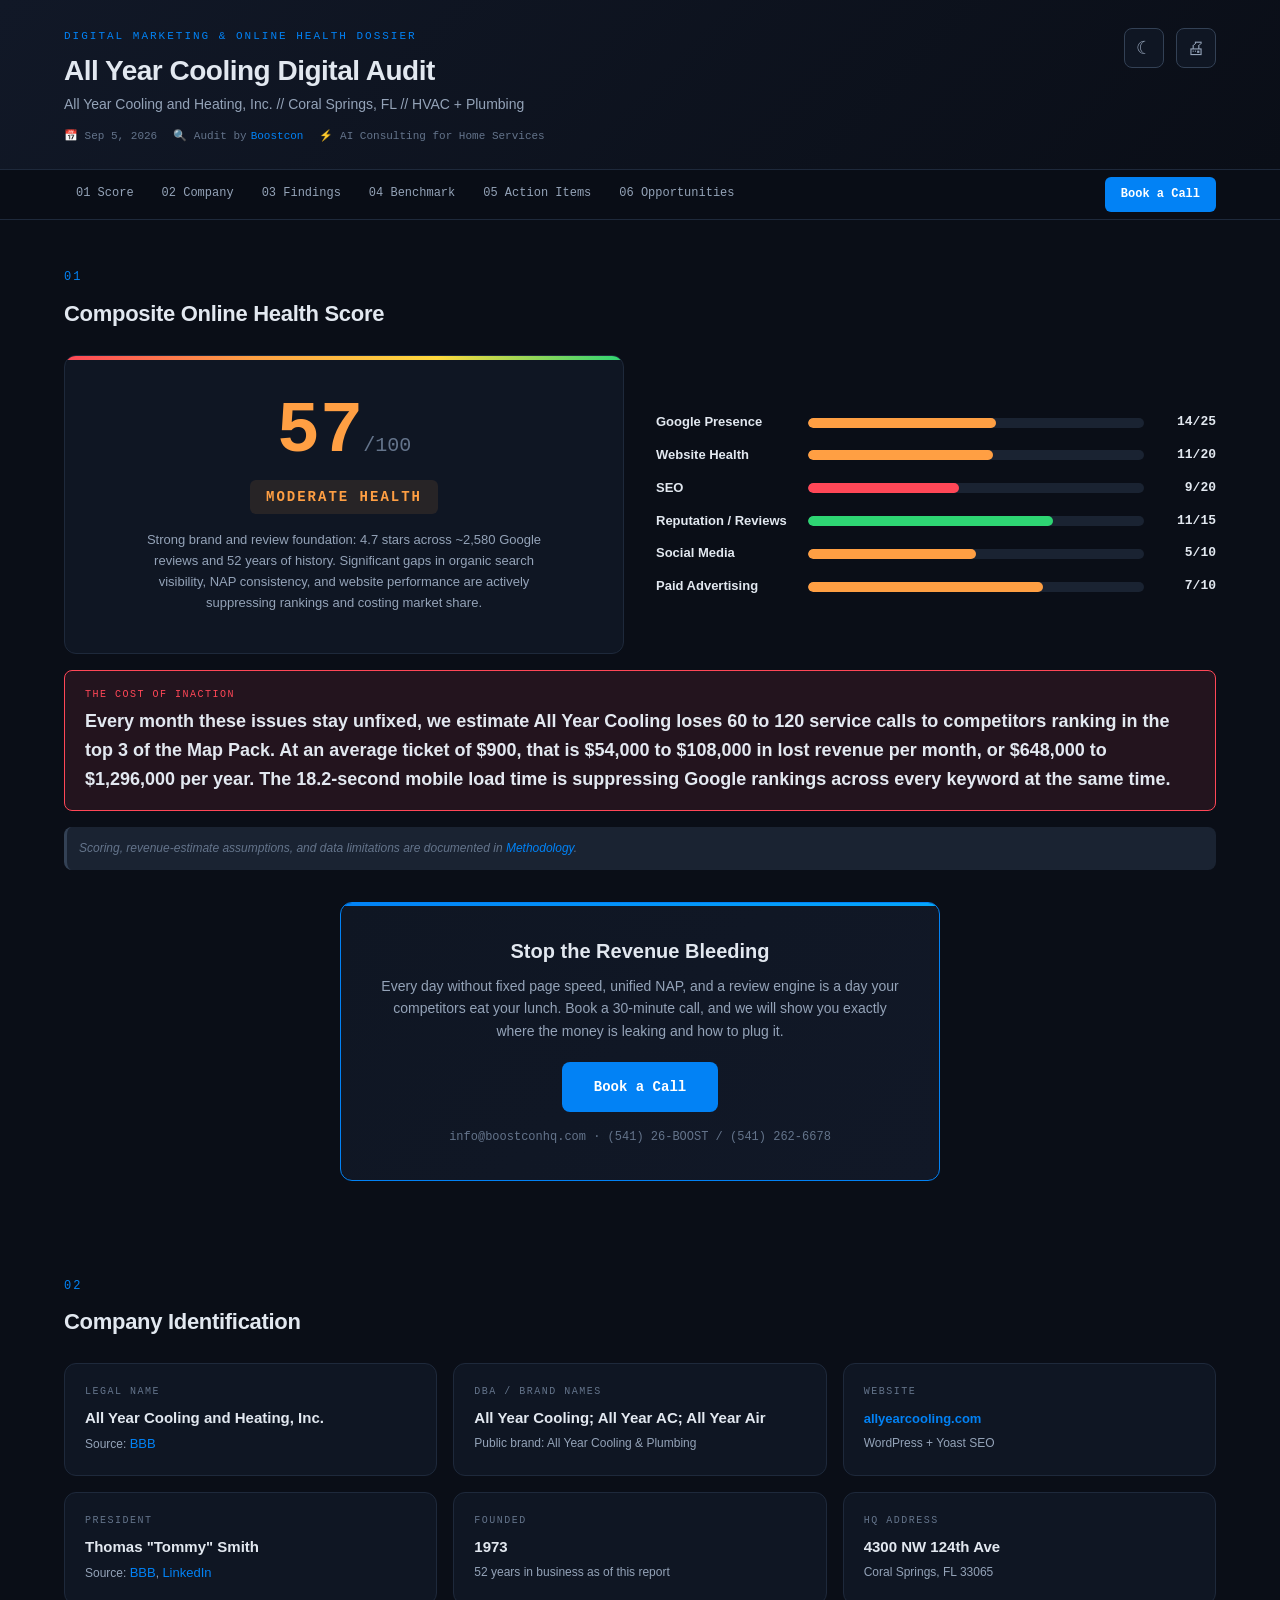
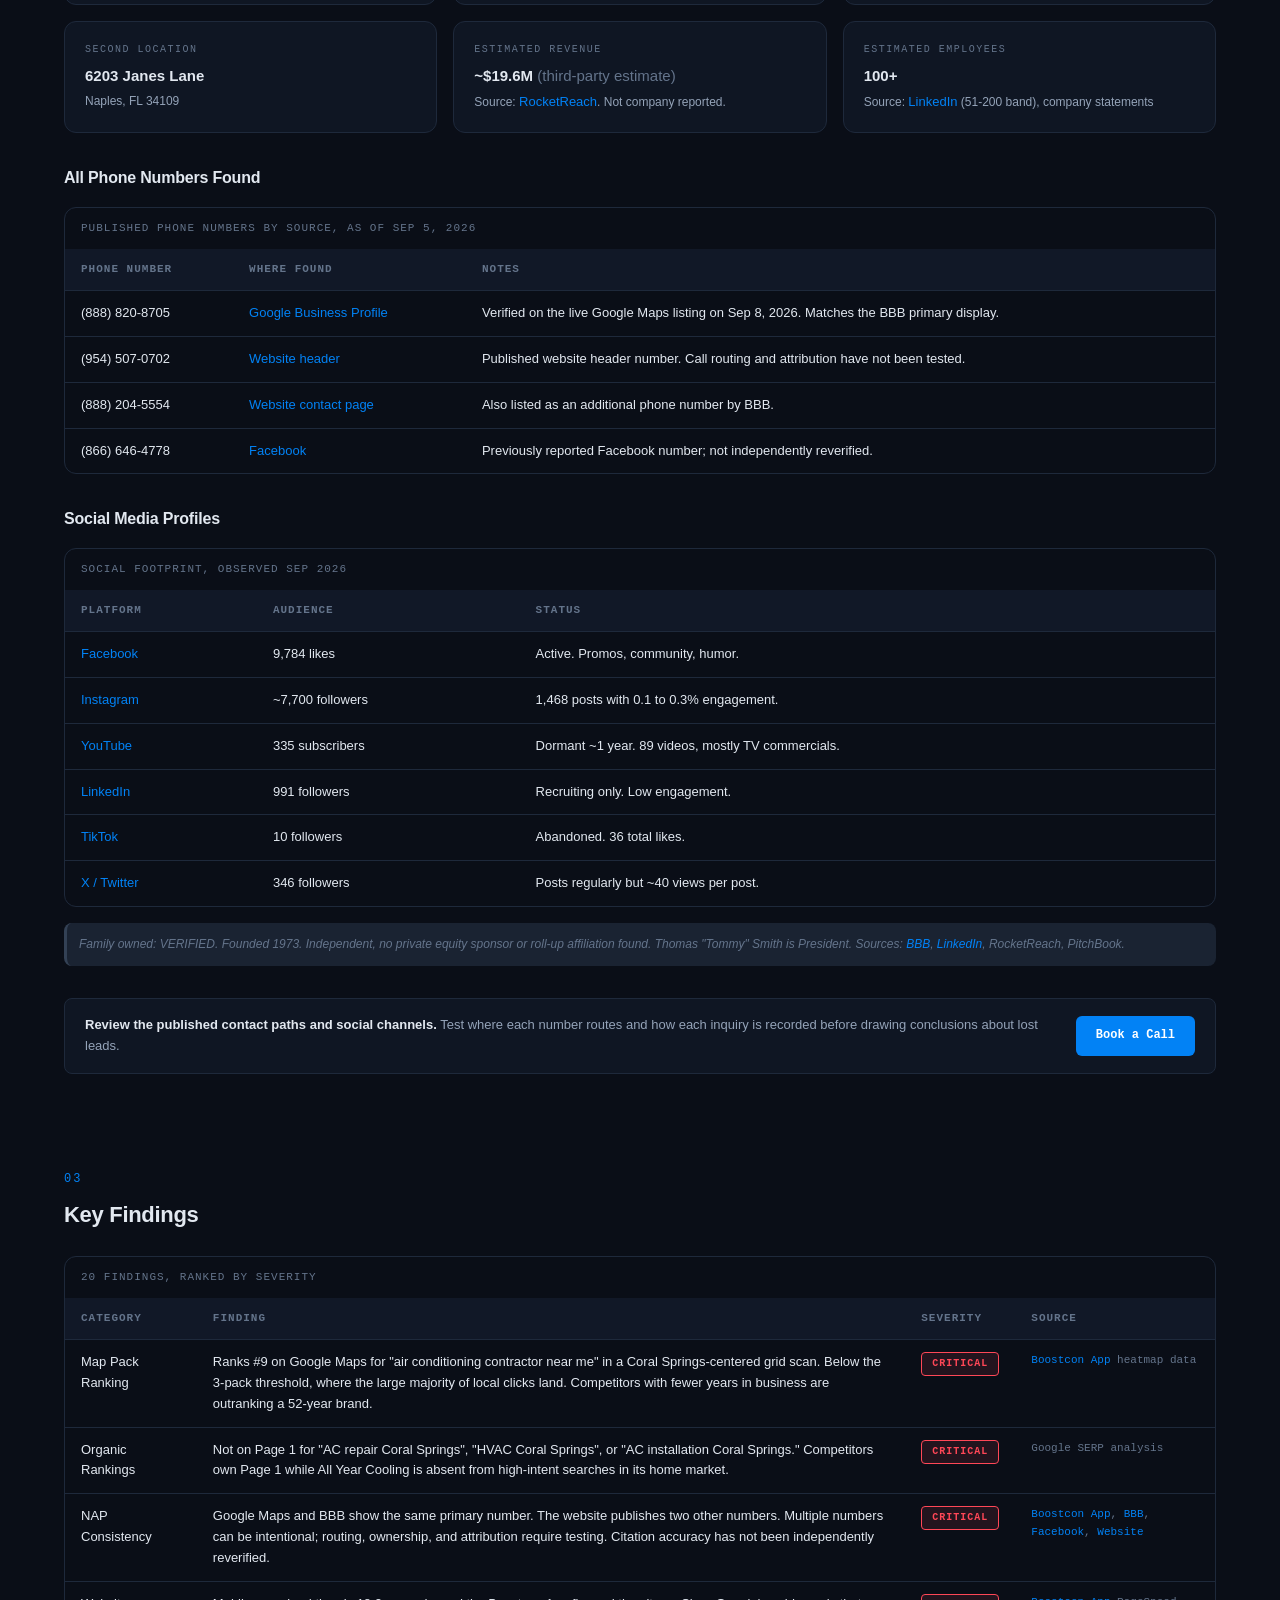
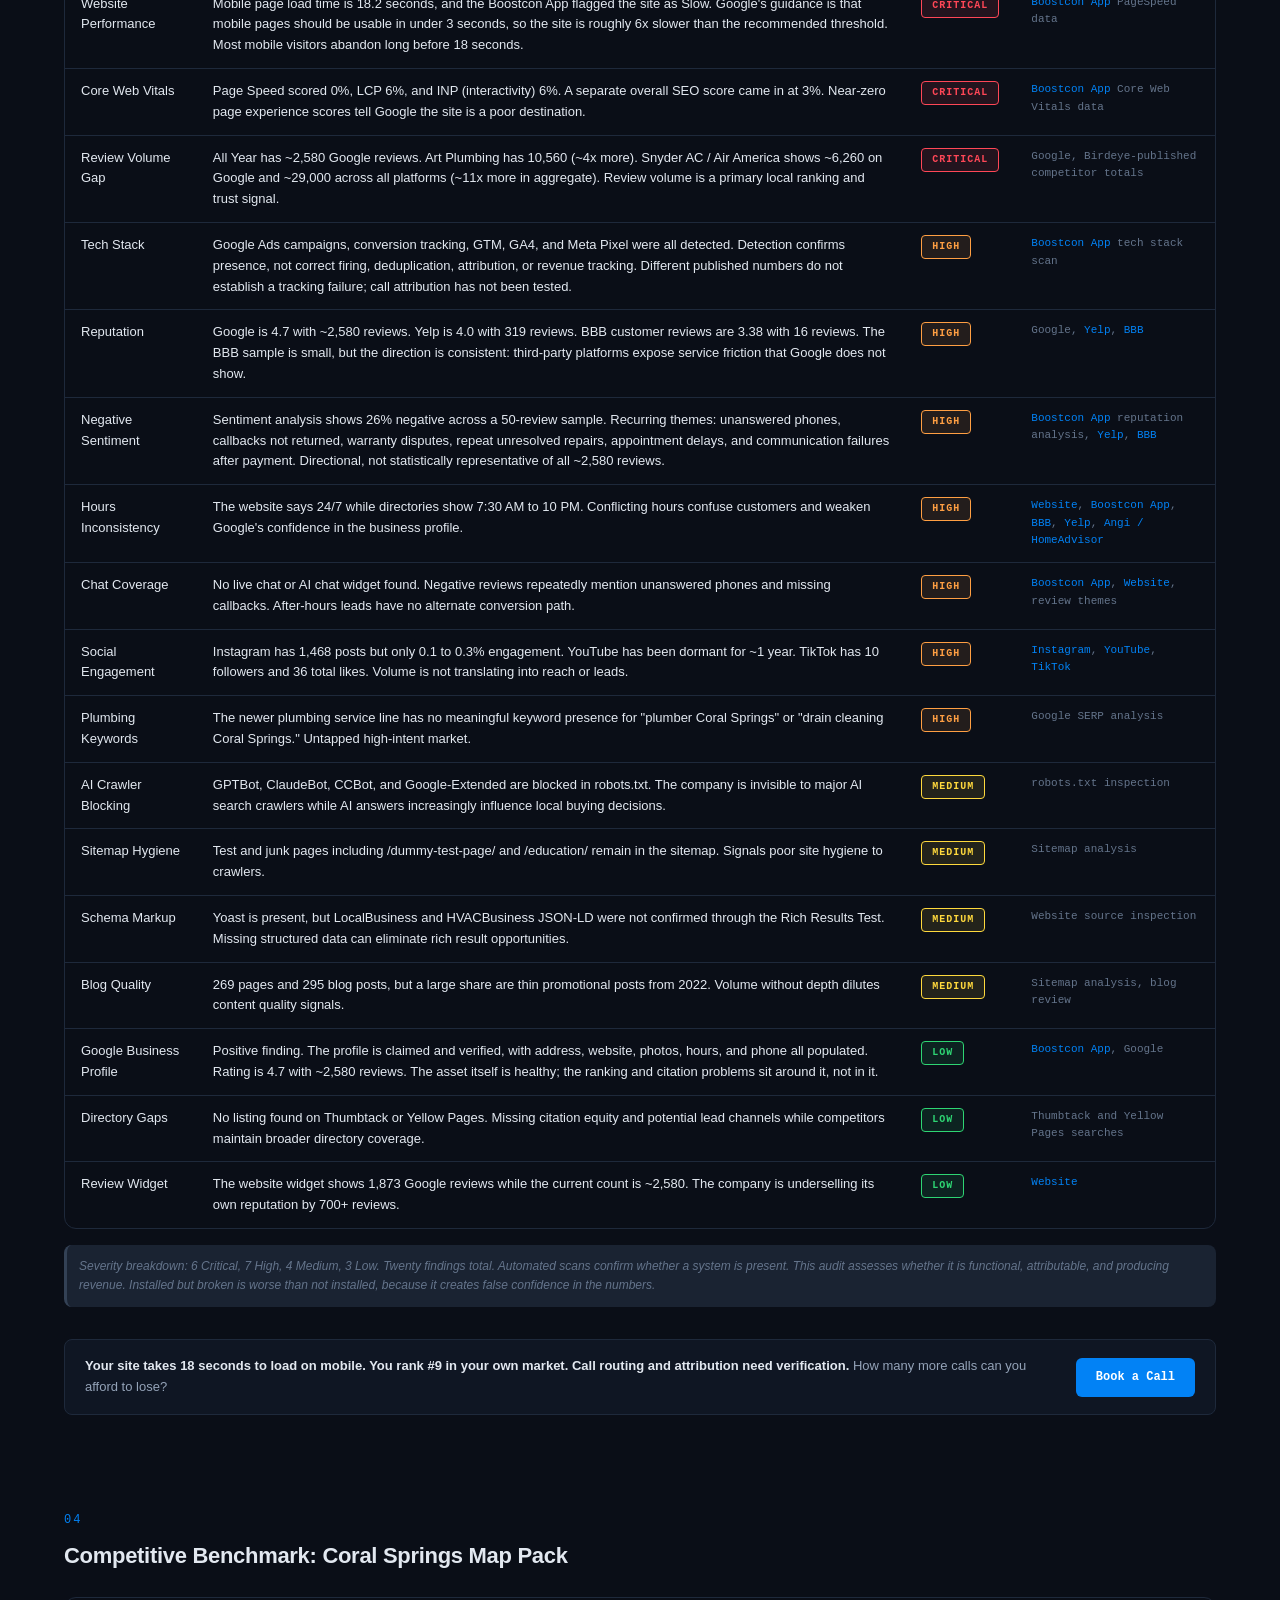
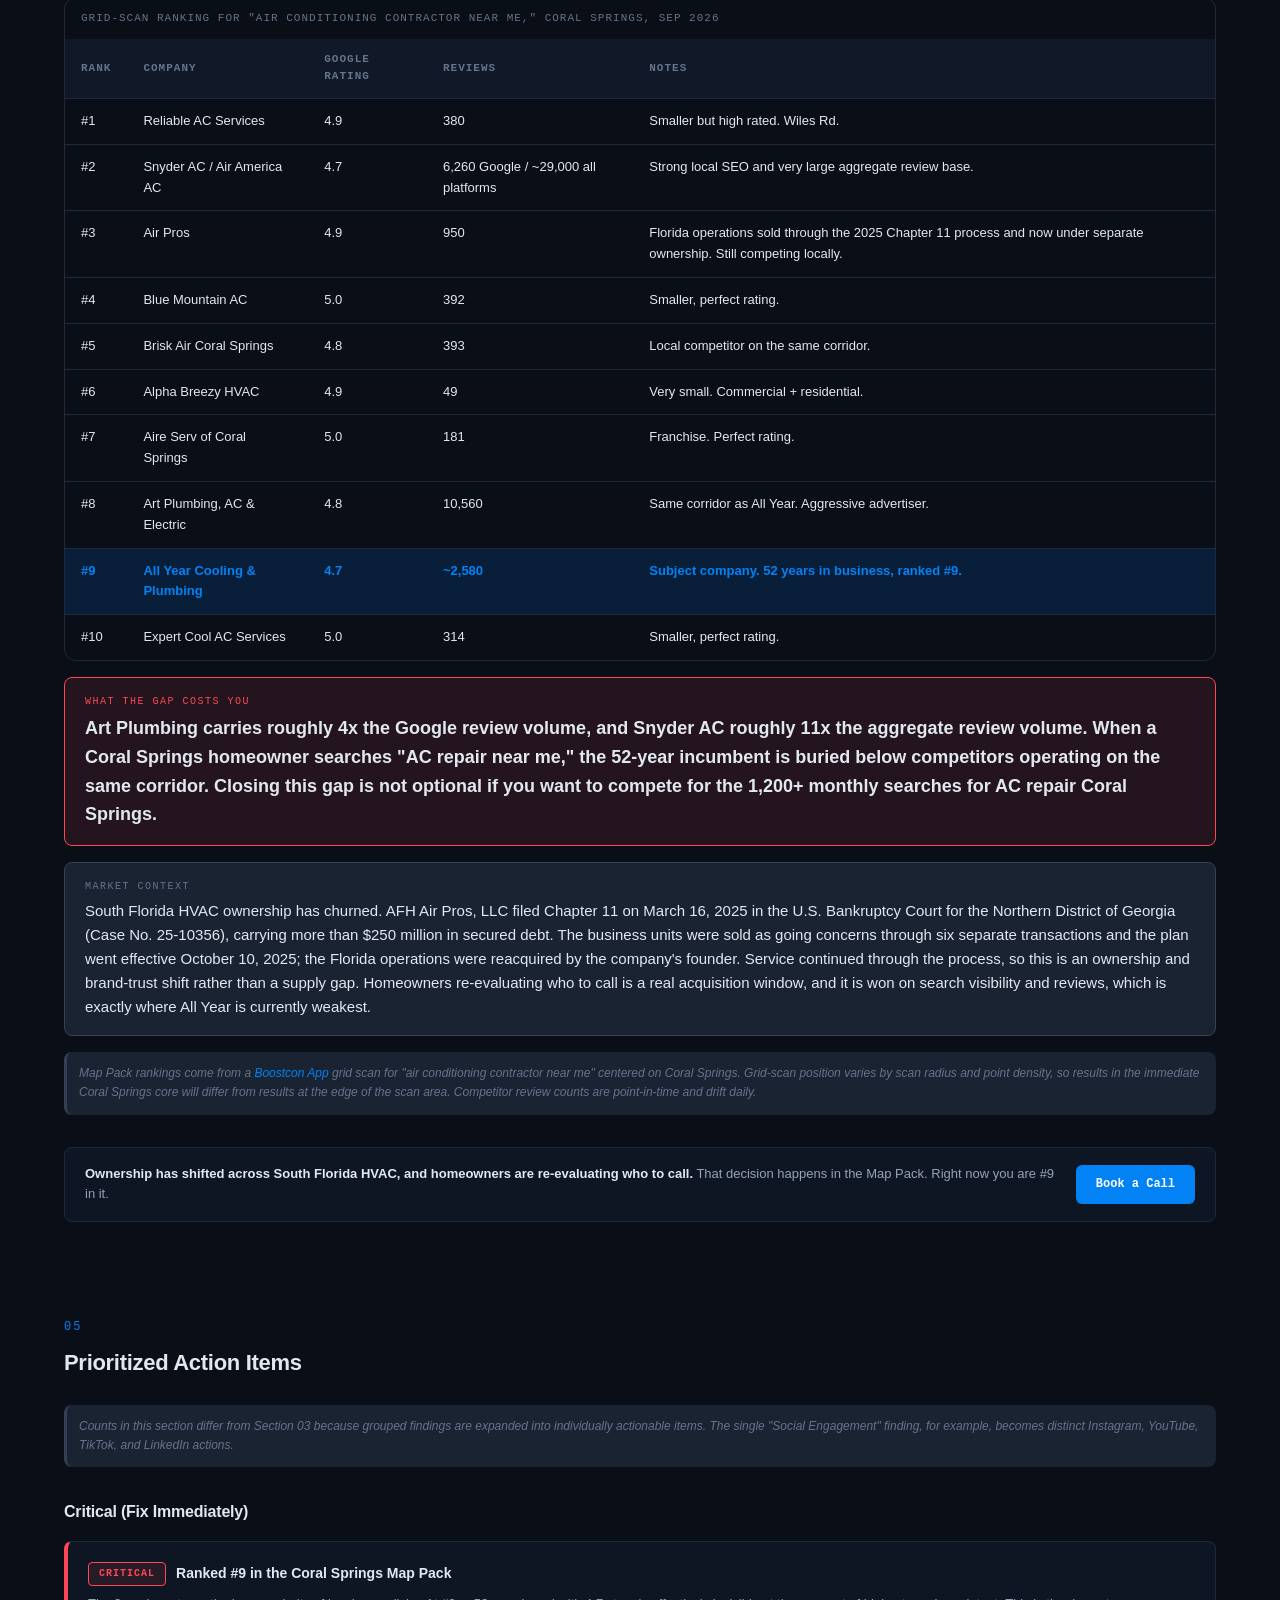
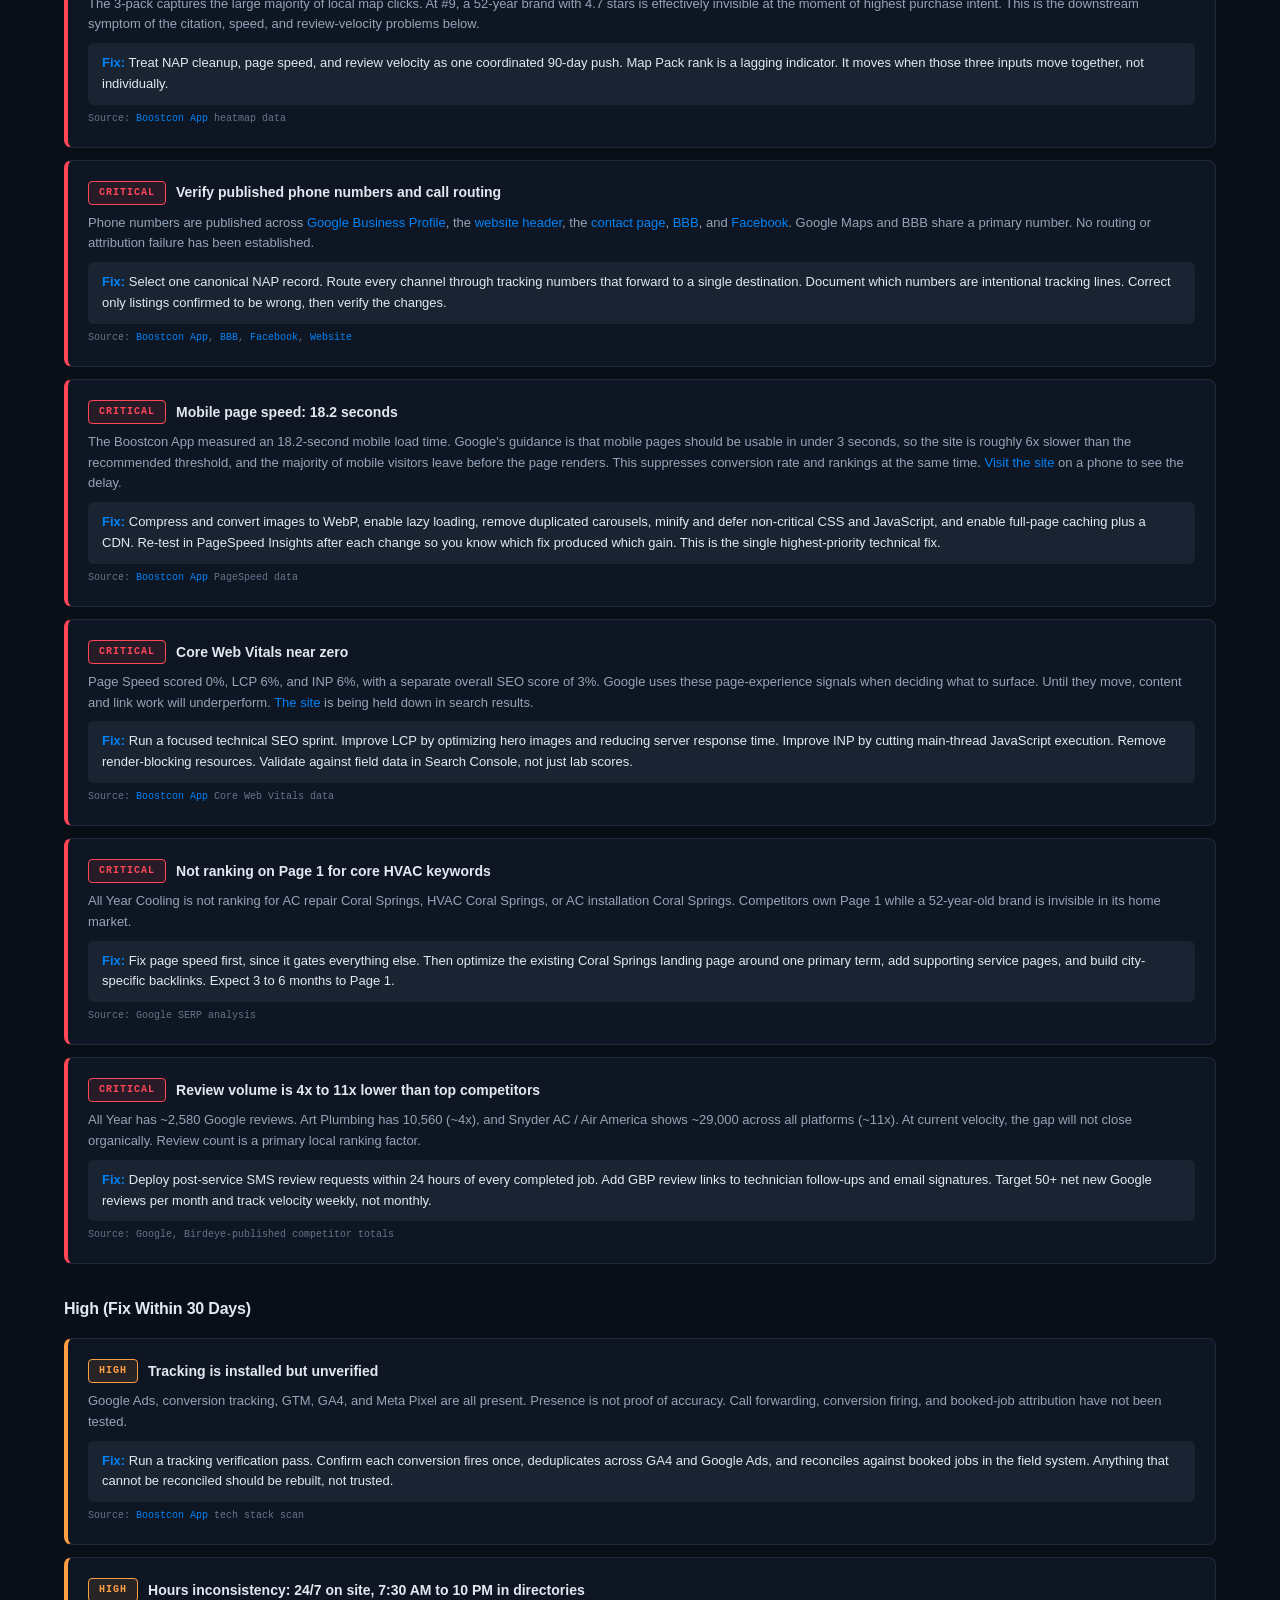
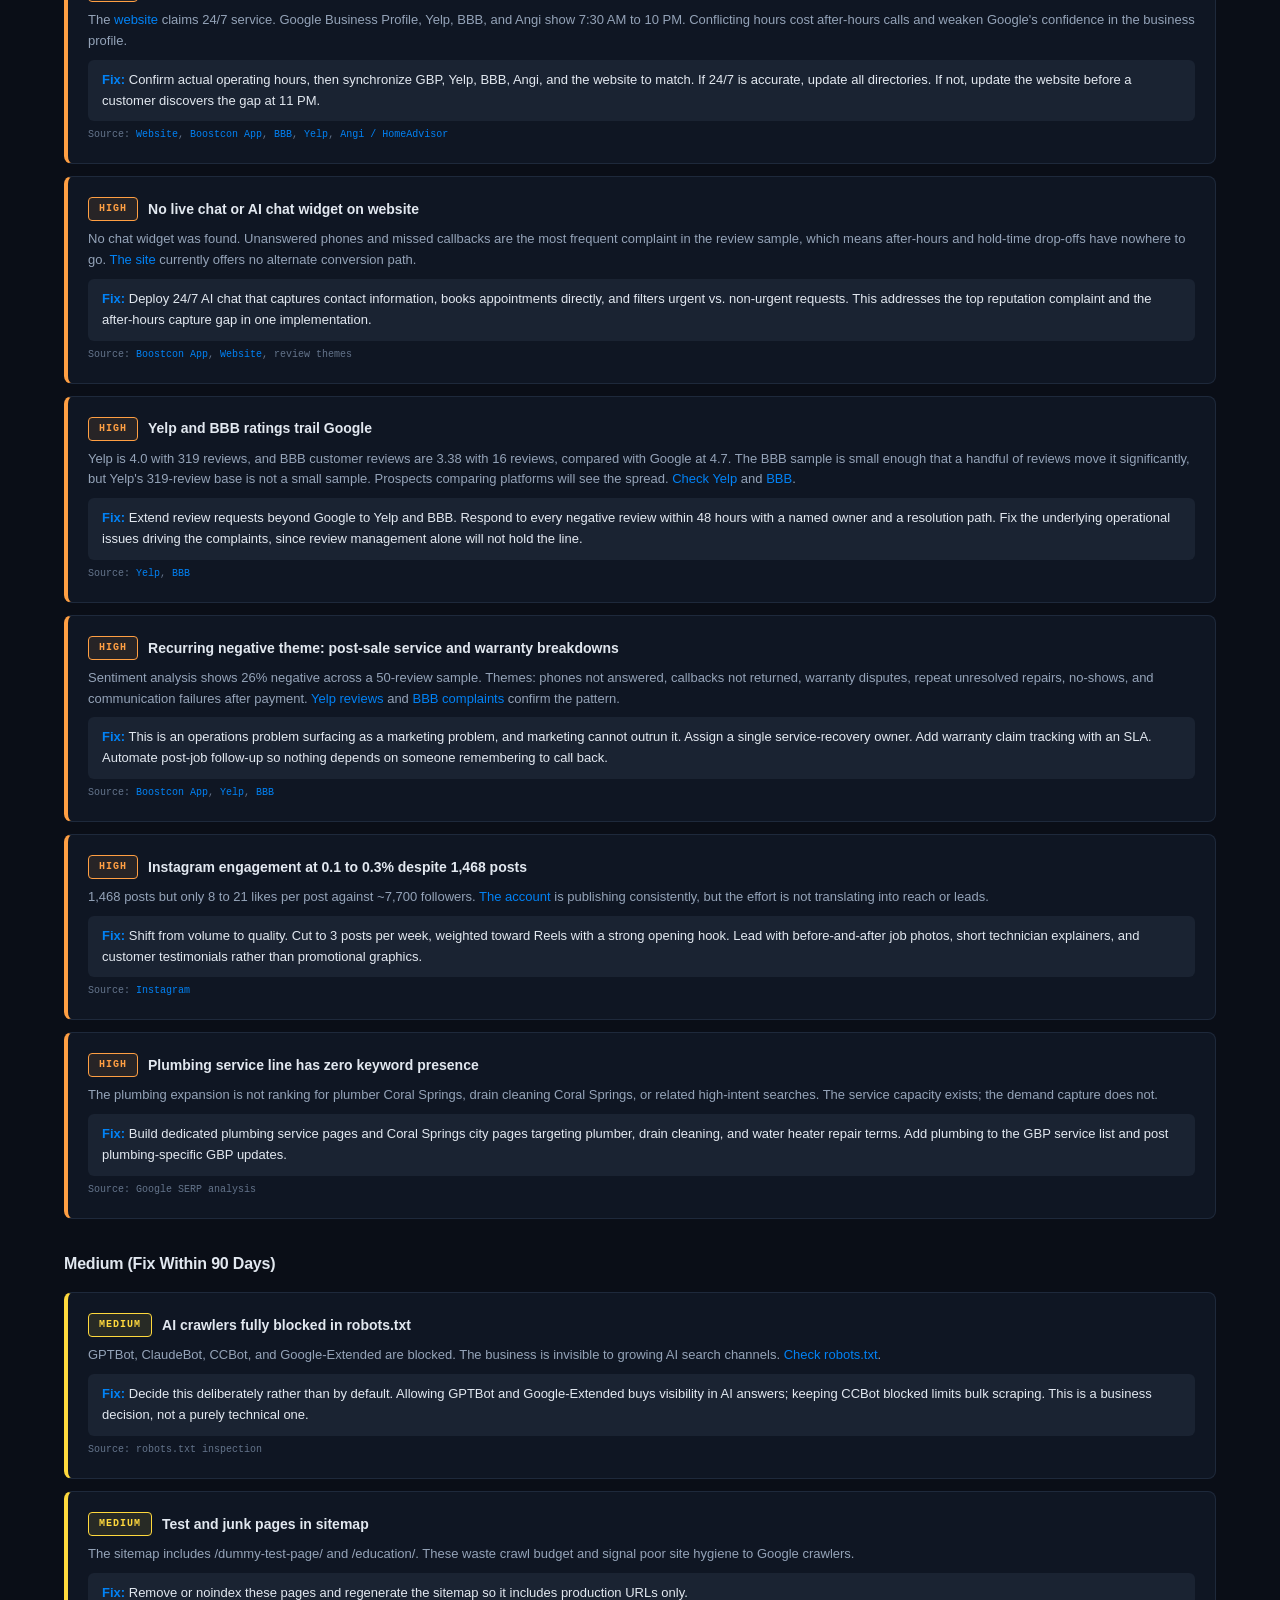
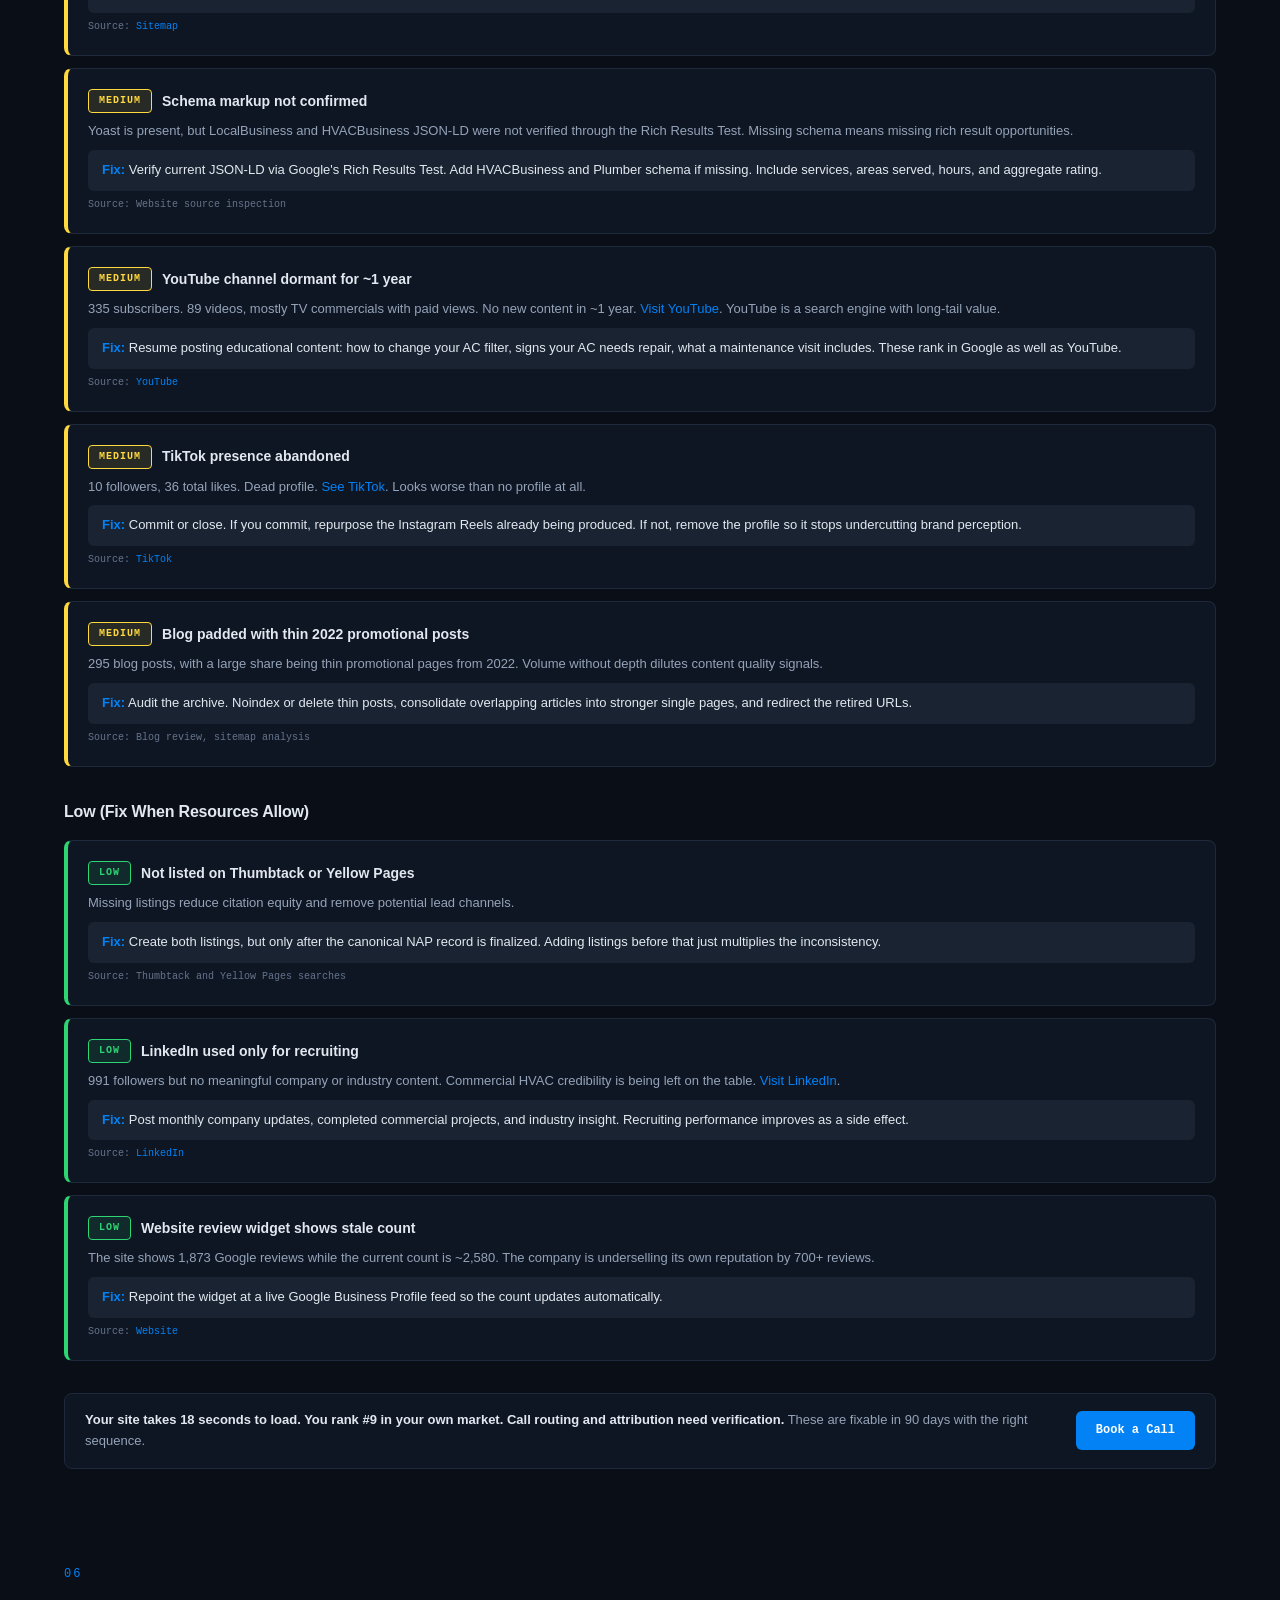
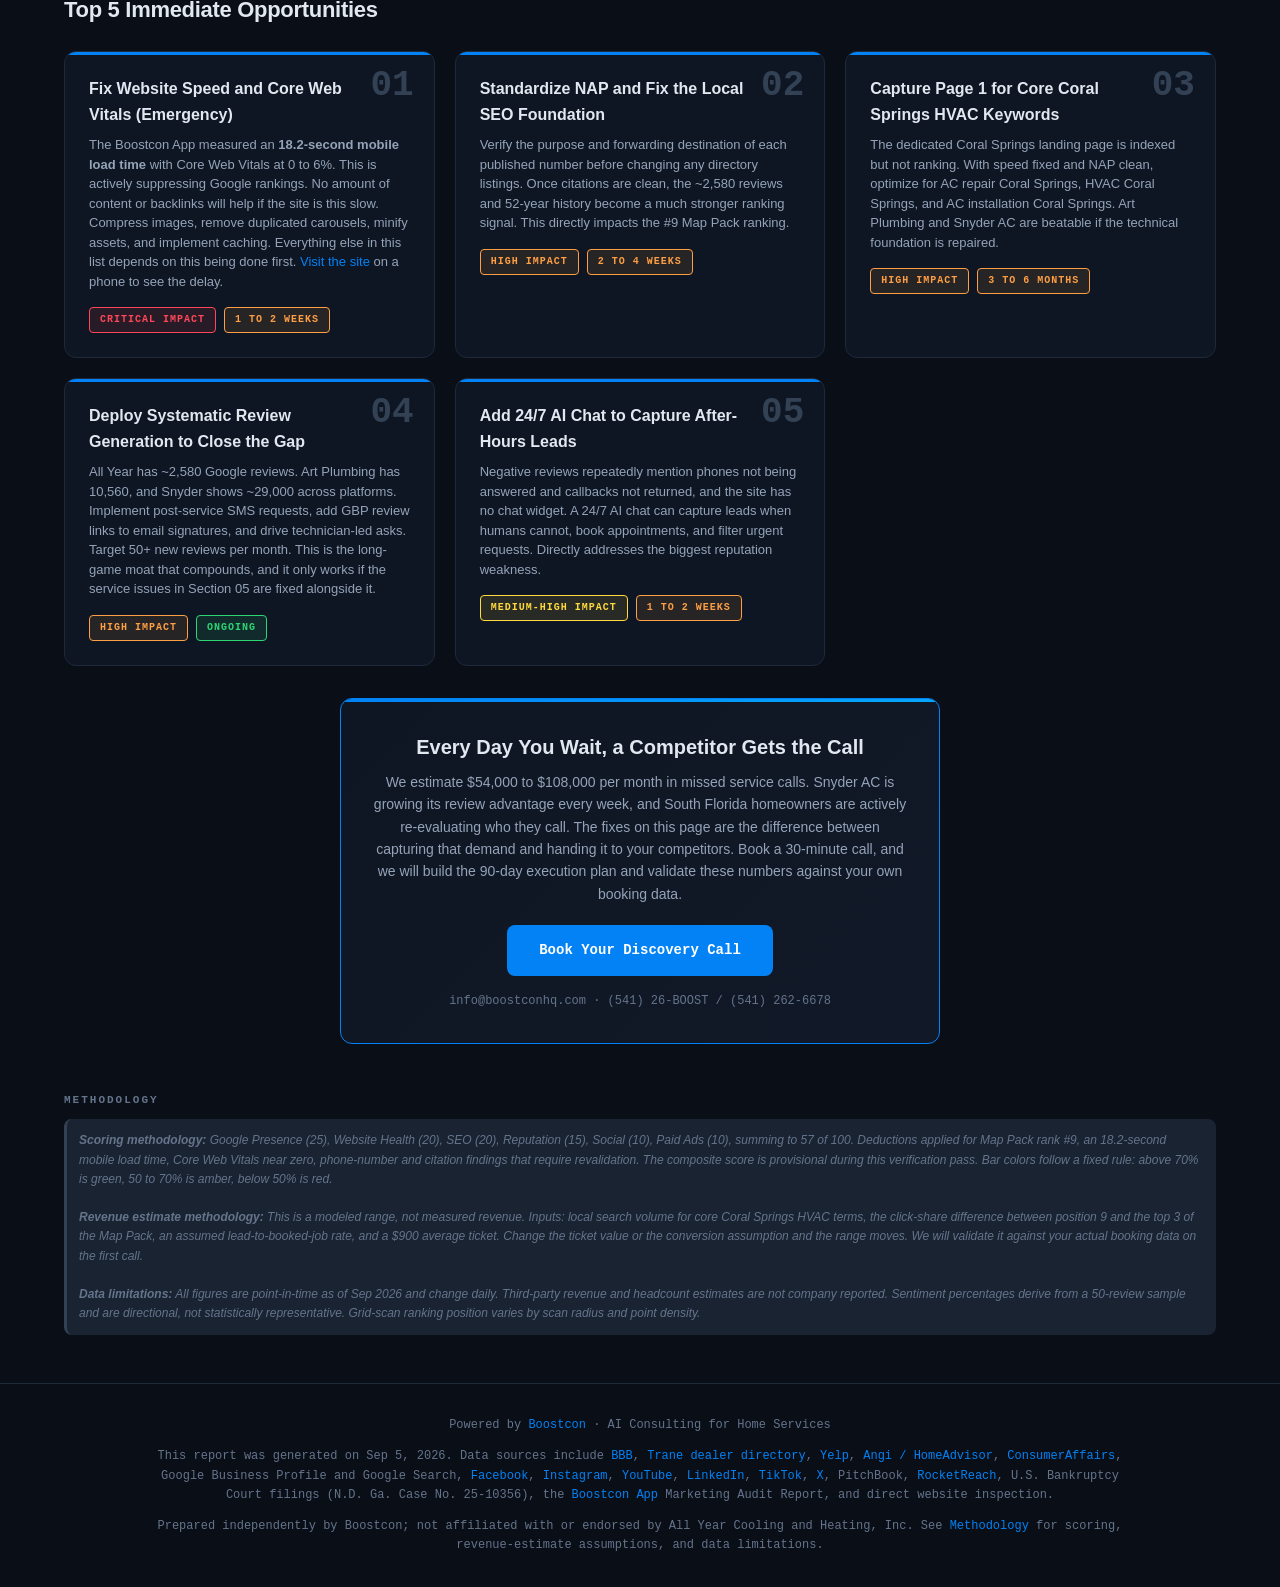
<file: allyear/index.html>
<!DOCTYPE html>
<html lang="en" data-theme="dark">
<head>
<meta charset="UTF-8">
<meta name="viewport" content="width=device-width, initial-scale=1.0">
<title>All Year Cooling Audit Report | Boostcon</title>
<meta name="description" content="Independent digital marketing and online health audit of All Year Cooling and Heating, Inc. (Coral Springs, FL). Prepared by Boostcon.">
<meta name="robots" content="noindex, nofollow">
<meta name="theme-color" content="#0a0e17">
<meta property="og:type" content="website">
<meta property="og:title" content="All Year Cooling Digital Audit | Boostcon">
<meta property="og:description" content="Composite online health score, competitive benchmark, and prioritized fixes for All Year Cooling and Heating, Inc.">
<meta property="og:site_name" content="Boostcon">
<link rel="icon" href="data:image/svg+xml,<svg xmlns='http://www.w3.org/2000/svg' viewBox='0 0 100 100'><text y='.9em' font-size='90'>&#9889;</text></svg>">

<!--
  Theme restore runs in <head>, before first paint.
  In the previous version this sat at the bottom of <body>, which caused a
  visible flash of the dark theme for returning light-mode users.
  try/catch because localStorage throws in some privacy modes and when the
  file is opened directly from disk.
-->
<script>
(function(){
  try{
    var t = localStorage.getItem('theme');
    if(t === 'light' || t === 'dark'){
      document.documentElement.setAttribute('data-theme', t);
    }
  }catch(e){/* storage unavailable - keep the dark default */}
})();
</script>

<style>
*,*::before,*::after{box-sizing:border-box;margin:0;padding:0}
:root{--mono:'SF Mono','Fira Code','Fira Mono','Roboto Mono',ui-monospace,monospace;--sans:-apple-system,BlinkMacSystemFont,'Segoe UI',Helvetica,Arial,sans-serif;--radius:12px;--transition:0.3s cubic-bezier(0.4,0,0.2,1);}
[data-theme="dark"]{--bg:#0a0e17;--bg2:#111827;--bg3:#1a2332;--text:#e2e8f0;--text2:#94a3b8;--text3:#64748b;--accent:#0282f5;--accent2:#05a7fc;--accent-glow:rgba(2,130,245,0.15);--border:#1e293b;--border2:#334155;--card:#0f1623;--card-hover:#162236;--crit:#ff4757;--high:#ff9f43;--med:#ffd93d;--low:#2ed573;--crit-bg:rgba(255,71,87,0.1);--high-bg:rgba(255,159,67,0.1);--med-bg:rgba(255,217,61,0.1);--low-bg:rgba(46,213,115,0.1);--score:#ff9f43;--score-bg:rgba(255,159,67,0.1);--nav-bg:rgba(10,14,23,0.95);--shadow:0 4px 24px rgba(0,0,0,0.4);}
[data-theme="light"]{--bg:#f8fafc;--bg2:#ffffff;--bg3:#f1f5f9;--text:#1e293b;--text2:#64748b;--text3:#94a3b8;--accent:#0284c7;--accent2:#0ea5e9;--accent-glow:rgba(2,132,199,0.1);--border:#e2e8f0;--border2:#cbd5e1;--card:#ffffff;--card-hover:#f8fafc;--crit:#e11d48;--high:#ea580c;--med:#ca8a04;--low:#16a34a;--crit-bg:rgba(225,29,72,0.08);--high-bg:rgba(234,88,12,0.08);--med-bg:rgba(202,138,4,0.08);--low-bg:rgba(22,163,74,0.08);--score:#ea580c;--score-bg:rgba(234,88,12,0.08);--nav-bg:rgba(248,250,252,0.95);--shadow:0 4px 24px rgba(0,0,0,0.08);}
html{scroll-behavior:smooth;scroll-padding-top:70px}
@media(prefers-reduced-motion:reduce){html{scroll-behavior:auto}*,*::before,*::after{transition-duration:0.01ms!important;animation-duration:0.01ms!important}}
body{font-family:var(--sans);background:var(--bg);color:var(--text);line-height:1.6;transition:background var(--transition),color var(--transition)}
a{color:var(--accent);text-decoration:none}a:hover{text-decoration:underline}
a:focus-visible,button:focus-visible{outline:2px solid var(--accent2);outline-offset:2px;border-radius:4px}
.skip-link{position:absolute;left:-9999px;top:0;background:var(--accent);color:#fff;padding:10px 16px;z-index:200}
.skip-link:focus{left:8px;top:8px}

.header{background:linear-gradient(135deg,var(--bg2),var(--bg));border-bottom:1px solid var(--border);padding:0;position:relative;overflow:hidden}
.header-inner{max-width:1200px;margin:0 auto;padding:28px 24px 0;display:flex;justify-content:space-between;align-items:flex-start;gap:20px}
.header-left{flex:1;min-width:0}
.header-tag{font-family:var(--mono);font-size:11px;color:var(--accent);letter-spacing:2px;text-transform:uppercase;margin-bottom:8px}
.header-title{font-size:28px;font-weight:700;letter-spacing:-0.5px;line-height:1.2}
.header-sub{font-size:14px;color:var(--text2);margin-top:6px}
.header-right{display:flex;align-items:center;gap:12px;flex-shrink:0}
.icon-btn{background:var(--card);border:1px solid var(--border2);border-radius:8px;width:40px;height:40px;display:flex;align-items:center;justify-content:center;cursor:pointer;color:var(--text2);font-size:18px;transition:all var(--transition);flex-shrink:0}
.icon-btn:hover{background:var(--card-hover);color:var(--accent);border-color:var(--accent)}
.header-meta{max-width:1200px;margin:0 auto;padding:12px 24px 24px;font-family:var(--mono);font-size:11px;color:var(--text3);display:flex;gap:16px;flex-wrap:wrap}
.header-meta span{display:flex;align-items:center;gap:4px}
.nav{position:sticky;top:0;z-index:100;background:var(--nav-bg);backdrop-filter:blur(12px);border-bottom:1px solid var(--border)}
.nav-inner{max-width:1200px;margin:0 auto;display:flex;align-items:center;gap:4px;padding:0 24px;overflow-x:auto;scrollbar-width:none}
.nav-inner::-webkit-scrollbar{display:none}
.nav-link{font-family:var(--mono);font-size:12px;color:var(--text2);padding:14px 12px;white-space:nowrap;border-bottom:2px solid transparent;transition:all var(--transition)}
.nav-link:hover,.nav-link.active{color:var(--accent);text-decoration:none;border-bottom-color:var(--accent)}
.nav-cta{margin-left:auto;background:var(--accent);color:#fff;font-family:var(--mono);font-size:12px;font-weight:700;padding:8px 16px;border-radius:6px;white-space:nowrap;transition:all var(--transition)}
.nav-cta:hover{opacity:0.85;text-decoration:none;color:#fff}
.hamburger{display:none;background:none;border:none;color:var(--text2);font-size:22px;cursor:pointer;padding:14px 16px}
.mobile-menu{display:none;position:absolute;top:100%;left:0;right:0;background:var(--nav-bg);backdrop-filter:blur(12px);border-bottom:1px solid var(--border);box-shadow:var(--shadow);padding:16px 24px;z-index:99}
.mobile-menu.open{display:flex;flex-direction:column;gap:4px}
.mobile-menu .nav-link{border-bottom:none;padding:12px 0;font-size:14px}.mobile-menu .nav-link.active{color:var(--accent);font-weight:600}
.mobile-menu .nav-cta{margin-left:0;margin-top:8px;text-align:center}
.section{max-width:1200px;margin:0 auto;padding:48px 24px}
.section-num{font-family:var(--mono);font-size:12px;color:var(--accent);letter-spacing:2px;text-transform:uppercase;margin-bottom:8px}
.section-title{font-size:22px;font-weight:700;margin-bottom:24px;letter-spacing:-0.3px}
.sub-title{font-size:16px;font-weight:700;margin:32px 0 16px;letter-spacing:-0.2px}
.score-wrap{display:grid;grid-template-columns:1fr 1fr;gap:32px;align-items:center}
@media(max-width:768px){.score-wrap{grid-template-columns:1fr}}
.score-big{display:flex;flex-direction:column;align-items:center;justify-content:center;text-align:center;background:var(--card);border:1px solid var(--border);border-radius:var(--radius);padding:40px 24px;position:relative;overflow:hidden}
.score-big::before{content:'';position:absolute;top:0;left:0;right:0;height:4px;background:linear-gradient(90deg,var(--crit),var(--high),var(--med),var(--low))}
.score-number{font-family:var(--mono);font-size:72px;font-weight:800;line-height:1;color:var(--score)}
.score-out-of{font-family:var(--mono);font-size:20px;color:var(--text3)}
.score-verdict{font-family:var(--mono);font-size:14px;font-weight:700;text-transform:uppercase;letter-spacing:2px;color:var(--score);margin-top:12px;padding:6px 16px;background:var(--score-bg);border-radius:6px}
.score-desc{font-size:13px;color:var(--text2);margin-top:16px;max-width:400px}
.score-breakdown{display:flex;flex-direction:column;gap:12px}
.score-row{display:flex;align-items:center;gap:12px}
.score-label{font-size:13px;font-weight:600;min-width:140px}
.score-bar-wrap{flex:1;height:10px;background:var(--bg3);border-radius:5px;overflow:hidden;position:relative}
.score-bar{height:100%;border-radius:5px}
.score-bar.tier-good{background:var(--low)}
.score-bar.tier-warn{background:var(--high)}
.score-bar.tier-bad{background:var(--crit)}
.score-val{font-family:var(--mono);font-size:13px;font-weight:700;min-width:60px;text-align:right}
.cards-grid{display:grid;grid-template-columns:repeat(auto-fill,minmax(280px,1fr));gap:16px}
.data-card{background:var(--card);border:1px solid var(--border);border-radius:var(--radius);padding:20px;transition:all var(--transition)}
.data-card:hover{border-color:var(--border2);background:var(--card-hover)}
.data-card-label{font-family:var(--mono);font-size:10px;color:var(--text3);text-transform:uppercase;letter-spacing:1.5px;margin-bottom:6px}
.data-card-value{font-size:15px;font-weight:600;color:var(--text)}
.data-card-value .qualifier{font-weight:400;color:var(--text3)}
.data-card-sub{font-size:12px;color:var(--text2);margin-top:4px}
.data-card a{font-size:13px;word-break:break-word}
.table-wrap{overflow-x:auto;border-radius:var(--radius);border:1px solid var(--border)}
table{width:100%;border-collapse:collapse;font-size:13px}
caption{text-align:left;font-family:var(--mono);font-size:11px;color:var(--text3);padding:12px 16px 11px;text-transform:uppercase;letter-spacing:1px}
th{background:var(--bg2);font-family:var(--mono);font-size:11px;font-weight:700;text-transform:uppercase;letter-spacing:1px;color:var(--text3);text-align:left;padding:12px 16px;border-bottom:1px solid var(--border)}
td{padding:12px 16px;border-bottom:1px solid var(--border);color:var(--text);vertical-align:top}
tbody tr:last-child td{border-bottom:none}
tbody tr:hover td{background:var(--card)}
tr.row-subject td{background:var(--accent-glow);color:var(--accent);font-weight:600}
tbody tr.row-subject:hover td{background:var(--accent-glow)}
.finding-text{font-weight:500}.finding-source{font-family:var(--mono);font-size:11px;color:var(--text3)}
.badge{font-family:var(--mono);font-size:10px;font-weight:700;text-transform:uppercase;letter-spacing:1px;padding:3px 10px;border-radius:4px;display:inline-block;white-space:nowrap}
.badge-crit{background:var(--crit-bg);color:var(--crit);border:1px solid var(--crit)}
.badge-high{background:var(--high-bg);color:var(--high);border:1px solid var(--high)}
.badge-med{background:var(--med-bg);color:var(--med);border:1px solid var(--med)}
.badge-low{background:var(--low-bg);color:var(--low);border:1px solid var(--low)}
.finding-item{background:var(--card);border:1px solid var(--border);border-left:4px solid var(--border2);border-radius:8px;padding:20px;margin-bottom:12px;transition:all var(--transition)}
.finding-item.crit{border-left-color:var(--crit)}.finding-item.high{border-left-color:var(--high)}
.finding-item.med{border-left-color:var(--med)}.finding-item.low{border-left-color:var(--low)}
.finding-item:hover{background:var(--card-hover)}
.finding-head{display:flex;align-items:center;gap:10px;margin-bottom:8px;flex-wrap:wrap}
.finding-title{font-weight:600;font-size:14px}
.finding-detail{font-size:13px;color:var(--text2);margin-bottom:8px}
.finding-fix{font-size:13px;color:var(--text);background:var(--bg3);border-radius:6px;padding:10px 14px;margin-top:8px}
.finding-fix strong{color:var(--accent)}
.finding-src{font-family:var(--mono);font-size:10px;color:var(--text3);margin-top:6px}
.opp-grid{display:grid;grid-template-columns:repeat(auto-fill,minmax(340px,1fr));gap:20px}
.opp-card{background:var(--card);border:1px solid var(--border);border-radius:var(--radius);padding:24px;position:relative;overflow:hidden;transition:all var(--transition)}
.opp-card:hover{border-color:var(--accent);box-shadow:0 0 24px var(--accent-glow)}
.opp-card::before{content:'';position:absolute;top:0;left:0;right:0;height:3px;background:var(--accent)}
.opp-rank{position:absolute;top:16px;right:20px;font-family:var(--mono);font-size:36px;font-weight:800;color:var(--border2);line-height:1}
.opp-title{font-size:16px;font-weight:700;margin-bottom:8px;padding-right:56px}
.opp-desc{font-size:13px;color:var(--text2);margin-bottom:16px;line-height:1.5}
.opp-meta{display:flex;gap:8px;flex-wrap:wrap}
.opp-tag{font-family:var(--mono);font-size:10px;font-weight:700;text-transform:uppercase;letter-spacing:1px;padding:4px 10px;border-radius:4px}
.cta-large{background:linear-gradient(135deg,var(--card),var(--bg2));border:1px solid var(--accent);border-radius:var(--radius);padding:32px;margin:0 auto;max-width:600px;text-align:center;position:relative;overflow:hidden}
.cta-large::before{content:'';position:absolute;top:0;left:0;right:0;height:3px;background:linear-gradient(90deg,var(--accent),var(--accent2))}
.cta-title{font-size:20px;font-weight:700;margin-bottom:8px}
.cta-desc{font-size:14px;color:var(--text2);margin-bottom:20px}
.cta-btn{display:inline-block;background:var(--accent);color:#fff;font-family:var(--mono);font-size:14px;font-weight:700;padding:14px 32px;border-radius:8px;text-decoration:none;transition:all var(--transition)}
.cta-btn:hover{opacity:0.85;text-decoration:none;color:#fff}
.cta-contact{font-family:var(--mono);font-size:12px;color:var(--text3);margin-top:16px}
.cta-contact a{color:var(--text3)}
.cta-small{background:var(--card);border:1px solid var(--border);border-radius:8px;padding:16px 20px;margin-top:32px;display:flex;align-items:center;justify-content:space-between;gap:16px;flex-wrap:wrap}
.cta-small-text{font-size:13px;color:var(--text2);flex:1;min-width:200px}
.cta-small-text strong{color:var(--text)}
.cta-small-btn{font-family:var(--mono);font-size:12px;font-weight:700;background:var(--accent);color:#fff;padding:10px 20px;border-radius:6px;text-decoration:none;white-space:nowrap;transition:all var(--transition)}
.cta-small-btn:hover{opacity:0.85;text-decoration:none;color:#fff}
.footer{border-top:1px solid var(--border);padding:32px 24px;text-align:center}
.footer-text{font-family:var(--mono);font-size:12px;color:var(--text3);max-width:1000px;margin:0 auto}
.footer-text a{color:var(--accent)}
.note{font-size:12px;color:var(--text3);font-style:italic;margin-top:16px;padding:12px;background:var(--bg3);border-radius:8px;border-left:3px solid var(--border2)}
.methodology-wrap{max-width:1200px;margin:0 auto;padding:0 24px 48px}
.methodology-wrap .note{margin-top:0}
.methodology-label{font-family:var(--mono);font-size:11px;color:var(--text3);letter-spacing:2px;text-transform:uppercase;margin-bottom:10px}
.cost-stat{background:var(--crit-bg);border:1px solid var(--crit);border-radius:8px;padding:16px 20px;margin:16px 0}
.cost-stat.neutral{background:var(--bg3);border-color:var(--border2)}
.cost-stat-label{font-family:var(--mono);font-size:10px;color:var(--crit);text-transform:uppercase;letter-spacing:1.5px;margin-bottom:4px}
.cost-stat.neutral .cost-stat-label{color:var(--text3)}
.cost-stat-value{font-size:18px;font-weight:700;color:var(--text)}
.cost-stat.neutral .cost-stat-value{font-size:15px;font-weight:500}

/*
  Print: the previous version set body to white but left every card, table
  and badge on the dark-theme variables, so printing from dark mode produced
  black boxes on white paper. This re-declares the full light palette for
  print regardless of which theme is active on screen.
*/
@media print{
  html,html[data-theme="dark"],html[data-theme="light"]{
    --bg:#fff;--bg2:#fff;--bg3:#f4f4f4;--text:#000;--text2:#333;--text3:#555;
    --accent:#0b5ea8;--accent2:#0b5ea8;--accent-glow:#eef4fa;--border:#ccc;--border2:#999;
    --card:#fff;--card-hover:#fff;--crit:#a3122f;--high:#9a4d00;--med:#7a5c00;--low:#0f6b32;
    --crit-bg:#fff;--high-bg:#fff;--med-bg:#fff;--low-bg:#fff;--score:#9a4d00;--score-bg:#fff;
    --shadow:none;
  }
  .nav,.icon-btn,.header-right,.nav-cta,.cta-small,.hamburger,.mobile-menu,.skip-link{display:none!important}
  body{background:#fff;color:#000}
  .section{break-inside:auto;page-break-after:auto}
  .data-card,.finding-item,.opp-card,.table-wrap,.cta-large,.cost-stat{break-inside:avoid}
  a{color:#000;text-decoration:underline}
}

@media(max-width:640px){
  .header-inner{flex-direction:row;flex-wrap:wrap;padding:20px 16px 0}
  .header-right{order:0}
  .header-title{font-size:22px}
  .header-meta{padding:12px 16px 20px;font-size:10px}
  .section{padding:32px 16px}
  .methodology-wrap{padding:0 16px 32px}
  .hamburger{display:block}
  .nav-inner{display:none}
  .score-number{font-size:56px}
  .cta-small{flex-direction:column;text-align:center}
  .score-row{flex-wrap:wrap}
  .score-label{min-width:110px}
}
</style>
</head>
<body>

<a class="skip-link" href="#score">Skip to report</a>

<header class="header">
  <div class="header-inner">
    <div class="header-left">
      <p class="header-tag">Digital Marketing &amp; Online Health Dossier</p>
      <h1 class="header-title">All Year Cooling Digital Audit</h1>
      <p class="header-sub">All Year Cooling and Heating, Inc. // Coral Springs, FL // HVAC + Plumbing</p>
    </div>
    <div class="header-right">
      <button type="button" class="icon-btn" id="themeToggle" title="Toggle light and dark theme" aria-label="Toggle light and dark theme">&#9790;</button>
      <button type="button" class="icon-btn" id="printBtn" title="Print report" aria-label="Print report">&#128424;</button>
    </div>
  </div>
  <div class="header-meta">
    <span>&#128197; Sep 5, 2026</span>
    <span>&#128269; Audit by <a href="https://boostconhq.com/?utm_source=audit_report&amp;utm_medium=web&amp;utm_campaign=allyear" target="_blank" rel="noopener noreferrer">Boostcon</a></span>
    <span>&#9889; AI Consulting for Home Services</span>
  </div>
</header>

<nav class="nav" id="mainNav" aria-label="Report sections">
  <div class="nav-inner">
    <a href="#score" class="nav-link">01 Score</a>
    <a href="#company" class="nav-link">02 Company</a>
    <a href="#findings" class="nav-link">03 Findings</a>
    <a href="#benchmark" class="nav-link">04 Benchmark</a>
    <a href="#broken" class="nav-link">05 Action Items</a>
    <a href="#opportunities" class="nav-link">06 Opportunities</a>
    <a href="https://www.boostconhq.com/book?utm_source=audit_report&amp;utm_medium=web&amp;utm_campaign=allyear" class="nav-cta" target="_blank" rel="noopener noreferrer">Book a Call</a>
  </div>
  <button type="button" class="hamburger" id="hamburger" title="Menu" aria-label="Open navigation menu" aria-expanded="false" aria-controls="mobileMenu">&#9776;</button>
  <div class="mobile-menu" id="mobileMenu">
    <a href="#score" class="nav-link">01 Score</a>
    <a href="#company" class="nav-link">02 Company</a>
    <a href="#findings" class="nav-link">03 Findings</a>
    <a href="#benchmark" class="nav-link">04 Benchmark</a>
    <a href="#broken" class="nav-link">05 Action Items</a>
    <a href="#opportunities" class="nav-link">06 Opportunities</a>
    <a href="https://www.boostconhq.com/book?utm_source=audit_report&amp;utm_medium=web&amp;utm_campaign=allyear" class="nav-cta" target="_blank" rel="noopener noreferrer">Book a Call</a>
  </div>
</nav>

<main>

<section class="section" id="score">
  <p class="section-num">01</p>
  <h2 class="section-title">Composite Online Health Score</h2>
  <div class="score-wrap">
    <div class="score-big">
      <div><span class="score-number">57</span><span class="score-out-of">/100</span></div>
      <p class="score-verdict">Moderate Health</p>
      <p class="score-desc">Strong brand and review foundation: 4.7 stars across ~2,580 Google reviews and 52 years of history. Significant gaps in organic search visibility, NAP consistency, and website performance are actively suppressing rankings and costing market share.</p>
    </div>
    <div class="score-breakdown">
      <div class="score-row"><span class="score-label">Google Presence</span><div class="score-bar-wrap"><div class="score-bar tier-warn" style="width:56%"></div></div><span class="score-val">14/25</span></div>
      <div class="score-row"><span class="score-label">Website Health</span><div class="score-bar-wrap"><div class="score-bar tier-warn" style="width:55%"></div></div><span class="score-val">11/20</span></div>
      <div class="score-row"><span class="score-label">SEO</span><div class="score-bar-wrap"><div class="score-bar tier-bad" style="width:45%"></div></div><span class="score-val">9/20</span></div>
      <div class="score-row"><span class="score-label">Reputation / Reviews</span><div class="score-bar-wrap"><div class="score-bar tier-good" style="width:73%"></div></div><span class="score-val">11/15</span></div>
      <div class="score-row"><span class="score-label">Social Media</span><div class="score-bar-wrap"><div class="score-bar tier-warn" style="width:50%"></div></div><span class="score-val">5/10</span></div>
      <div class="score-row"><span class="score-label">Paid Advertising</span><div class="score-bar-wrap"><div class="score-bar tier-warn" style="width:70%"></div></div><span class="score-val">7/10</span></div>
    </div>
  </div>

  <div class="cost-stat">
    <div class="cost-stat-label">The Cost of Inaction</div>
    <div class="cost-stat-value">Every month these issues stay unfixed, we estimate All Year Cooling loses 60 to 120 service calls to competitors ranking in the top 3 of the Map Pack. At an average ticket of $900, that is <strong>$54,000 to $108,000 in lost revenue per month</strong>, or <strong>$648,000 to $1,296,000 per year</strong>. The 18.2-second mobile load time is suppressing Google rankings across every keyword at the same time.</div>
  </div>

  <p class="note">Scoring, revenue-estimate assumptions, and data limitations are documented in <a href="#methodology">Methodology</a>.</p>

  <div class="cta-large" style="margin-top:32px">
    <p class="cta-title">Stop the Revenue Bleeding</p>
    <p class="cta-desc">Every day without fixed page speed, unified NAP, and a review engine is a day your competitors eat your lunch. Book a 30-minute call, and we will show you exactly where the money is leaking and how to plug it.</p>
    <a href="https://www.boostconhq.com/book?utm_source=audit_report&amp;utm_medium=web&amp;utm_campaign=allyear" class="cta-btn" target="_blank" rel="noopener noreferrer">Book a Call</a>
    <p class="cta-contact"><a href="mailto:info@boostconhq.com">info@boostconhq.com</a> &middot; <a href="tel:+15412626678">(541) 26-BOOST / (541) 262-6678</a></p>
  </div>
</section>

<section class="section" id="company">
  <p class="section-num">02</p>
  <h2 class="section-title">Company Identification</h2>
  <div class="cards-grid">
    <div class="data-card"><p class="data-card-label">Legal Name</p><p class="data-card-value">All Year Cooling and Heating, Inc.</p><p class="data-card-sub">Source: <a href="https://www.bbb.org/us/fl/coral-springs/profile/air-conditioning-contractor/all-year-cooling-and-heating-inc-0633-4003950" target="_blank" rel="noopener noreferrer">BBB</a></p></div>
    <div class="data-card"><p class="data-card-label">DBA / Brand Names</p><p class="data-card-value">All Year Cooling; All Year AC; All Year Air</p><p class="data-card-sub">Public brand: All Year Cooling &amp; Plumbing</p></div>
    <div class="data-card"><p class="data-card-label">Website</p><p class="data-card-value"><a href="https://allyearcooling.com" target="_blank" rel="noopener noreferrer">allyearcooling.com</a></p><p class="data-card-sub">WordPress + Yoast SEO</p></div>
    <div class="data-card"><p class="data-card-label">President</p><p class="data-card-value">Thomas "Tommy" Smith</p><p class="data-card-sub">Source: <a href="https://www.bbb.org/us/fl/coral-springs/profile/air-conditioning-contractor/all-year-cooling-and-heating-inc-0633-4003950" target="_blank" rel="noopener noreferrer">BBB</a>, <a href="https://www.linkedin.com/company/all-year-cooling" target="_blank" rel="noopener noreferrer">LinkedIn</a></p></div>
    <div class="data-card"><p class="data-card-label">Founded</p><p class="data-card-value">1973</p><p class="data-card-sub">52 years in business as of this report</p></div>
    <div class="data-card"><p class="data-card-label">HQ Address</p><p class="data-card-value">4300 NW 124th Ave</p><p class="data-card-sub">Coral Springs, FL 33065</p></div>
    <div class="data-card"><p class="data-card-label">Second Location</p><p class="data-card-value">6203 Janes Lane</p><p class="data-card-sub">Naples, FL 34109</p></div>
    <div class="data-card"><p class="data-card-label">Estimated Revenue</p><p class="data-card-value">~$19.6M <span class="qualifier">(third-party estimate)</span></p><p class="data-card-sub">Source: <a href="https://rocketreach.co/all-year-cooling-profile_b4b9b5d5fb0b61c7" target="_blank" rel="noopener noreferrer">RocketReach</a>. Not company reported.</p></div>
    <div class="data-card"><p class="data-card-label">Estimated Employees</p><p class="data-card-value">100+</p><p class="data-card-sub">Source: <a href="https://www.linkedin.com/company/all-year-cooling" target="_blank" rel="noopener noreferrer">LinkedIn</a> (51-200 band), company statements</p></div>
  </div>

  <h3 class="sub-title">All Phone Numbers Found</h3>
  <div class="table-wrap"><table>
    <caption>Published phone numbers by source, as of Sep 5, 2026</caption>
    <thead>
      <tr><th scope="col">Phone Number</th><th scope="col">Where Found</th><th scope="col">Notes</th></tr>
    </thead>
    <tbody>
      <tr><td>(888) 820-8705</td><td><a href="https://maps.google.com/?q=All+Year+Cooling+4300+NW+124th+Ave+Coral+Springs+FL+33065" target="_blank" rel="noopener noreferrer">Google Business Profile</a></td><td>Verified on the live Google Maps listing on Sep 8, 2026. Matches the BBB primary display.</td></tr>
      <tr><td>(954) 507-0702</td><td><a href="https://allyearcooling.com" target="_blank" rel="noopener noreferrer">Website header</a></td><td>Published website header number. Call routing and attribution have not been tested.</td></tr>
      <tr><td>(888) 204-5554</td><td><a href="https://allyearcooling.com/contact/" target="_blank" rel="noopener noreferrer">Website contact page</a></td><td>Also listed as an additional phone number by BBB.</td></tr>
      <tr><td>(866) 646-4778</td><td><a href="https://www.facebook.com/AllYearCooling/" target="_blank" rel="noopener noreferrer">Facebook</a></td><td>Previously reported Facebook number; not independently reverified.</td></tr>
    </tbody>
  </table></div>

  <h3 class="sub-title">Social Media Profiles</h3>
  <div class="table-wrap"><table>
    <caption>Social footprint, observed Sep 2026</caption>
    <thead>
      <tr><th scope="col">Platform</th><th scope="col">Audience</th><th scope="col">Status</th></tr>
    </thead>
    <tbody>
      <tr><td><a href="https://www.facebook.com/AllYearCooling/" target="_blank" rel="noopener noreferrer">Facebook</a></td><td>9,784 likes</td><td>Active. Promos, community, humor.</td></tr>
      <tr><td><a href="https://www.instagram.com/allyearcooling/" target="_blank" rel="noopener noreferrer">Instagram</a></td><td>~7,700 followers</td><td>1,468 posts with 0.1 to 0.3% engagement.</td></tr>
      <tr><td><a href="https://www.youtube.com/@allyearcooling" target="_blank" rel="noopener noreferrer">YouTube</a></td><td>335 subscribers</td><td>Dormant ~1 year. 89 videos, mostly TV commercials.</td></tr>
      <tr><td><a href="https://www.linkedin.com/company/all-year-cooling" target="_blank" rel="noopener noreferrer">LinkedIn</a></td><td>991 followers</td><td>Recruiting only. Low engagement.</td></tr>
      <tr><td><a href="https://www.tiktok.com/@allyearcooling" target="_blank" rel="noopener noreferrer">TikTok</a></td><td>10 followers</td><td>Abandoned. 36 total likes.</td></tr>
      <tr><td><a href="https://x.com/allyearch" target="_blank" rel="noopener noreferrer">X / Twitter</a></td><td>346 followers</td><td>Posts regularly but ~40 views per post.</td></tr>
    </tbody>
  </table></div>

  <p class="note">Family owned: VERIFIED. Founded 1973. Independent, no private equity sponsor or roll-up affiliation found. Thomas "Tommy" Smith is President. Sources: <a href="https://www.bbb.org/us/fl/coral-springs/profile/air-conditioning-contractor/all-year-cooling-and-heating-inc-0633-4003950" target="_blank" rel="noopener noreferrer">BBB</a>, <a href="https://www.linkedin.com/company/all-year-cooling" target="_blank" rel="noopener noreferrer">LinkedIn</a>, RocketReach, PitchBook.</p>

  <div class="cta-small">
    <div class="cta-small-text"><strong>Review the published contact paths and social channels.</strong> Test where each number routes and how each inquiry is recorded before drawing conclusions about lost leads.</div>
    <a href="https://www.boostconhq.com/book?utm_source=audit_report&amp;utm_medium=web&amp;utm_campaign=allyear" class="cta-small-btn" target="_blank" rel="noopener noreferrer">Book a Call</a>
  </div>
</section>

<section class="section" id="findings">
  <p class="section-num">03</p>
  <h2 class="section-title">Key Findings</h2>
  <div class="table-wrap"><table>
    <caption>20 findings, ranked by severity</caption>
    <thead>
      <tr><th scope="col">Category</th><th scope="col">Finding</th><th scope="col">Severity</th><th scope="col">Source</th></tr>
    </thead>
    <tbody>
    <tr><td>Map Pack Ranking</td><td class="finding-text">Ranks #9 on Google Maps for "air conditioning contractor near me" in a Coral Springs-centered grid scan. Below the 3-pack threshold, where the large majority of local clicks land. Competitors with fewer years in business are outranking a 52-year brand.</td><td><span class="badge badge-crit">Critical</span></td><td class="finding-source"><a href="https://app.boostconhq.com/?utm_source=audit_report&amp;utm_medium=web&amp;utm_campaign=allyear" target="_blank" rel="noopener noreferrer">Boostcon App</a> heatmap data</td></tr>
    <tr><td>Organic Rankings</td><td class="finding-text">Not on Page 1 for "AC repair Coral Springs", "HVAC Coral Springs", or "AC installation Coral Springs." Competitors own Page 1 while All Year Cooling is absent from high-intent searches in its home market.</td><td><span class="badge badge-crit">Critical</span></td><td class="finding-source">Google SERP analysis</td></tr>
    <tr><td>NAP Consistency</td><td class="finding-text">Google Maps and BBB show the same primary number. The website publishes two other numbers. Multiple numbers can be intentional; routing, ownership, and attribution require testing. Citation accuracy has not been independently reverified.</td><td><span class="badge badge-crit">Critical</span></td><td class="finding-source"><a href="https://app.boostconhq.com/?utm_source=audit_report&amp;utm_medium=web&amp;utm_campaign=allyear" target="_blank" rel="noopener noreferrer">Boostcon App</a>, <a href="https://www.bbb.org/us/fl/coral-springs/profile/air-conditioning-contractor/all-year-cooling-and-heating-inc-0633-4003950" target="_blank" rel="noopener noreferrer">BBB</a>, <a href="https://www.facebook.com/AllYearCooling/" target="_blank" rel="noopener noreferrer">Facebook</a>, <a href="https://allyearcooling.com" target="_blank" rel="noopener noreferrer">Website</a></td></tr>
    <tr><td>Website Performance</td><td class="finding-text">Mobile page load time is 18.2 seconds, and the Boostcon App flagged the site as Slow. Google's guidance is that mobile pages should be usable in under 3 seconds, so the site is roughly 6x slower than the recommended threshold. Most mobile visitors abandon long before 18 seconds.</td><td><span class="badge badge-crit">Critical</span></td><td class="finding-source"><a href="https://app.boostconhq.com/?utm_source=audit_report&amp;utm_medium=web&amp;utm_campaign=allyear" target="_blank" rel="noopener noreferrer">Boostcon App</a> PageSpeed data</td></tr>
    <tr><td>Core Web Vitals</td><td class="finding-text">Page Speed scored 0%, LCP 6%, and INP (interactivity) 6%. A separate overall SEO score came in at 3%. Near-zero page experience scores tell Google the site is a poor destination.</td><td><span class="badge badge-crit">Critical</span></td><td class="finding-source"><a href="https://app.boostconhq.com/?utm_source=audit_report&amp;utm_medium=web&amp;utm_campaign=allyear" target="_blank" rel="noopener noreferrer">Boostcon App</a> Core Web Vitals data</td></tr>
    <tr><td>Review Volume Gap</td><td class="finding-text">All Year has ~2,580 Google reviews. Art Plumbing has 10,560 (~4x more). Snyder AC / Air America shows ~6,260 on Google and ~29,000 across all platforms (~11x more in aggregate). Review volume is a primary local ranking and trust signal.</td><td><span class="badge badge-crit">Critical</span></td><td class="finding-source">Google, Birdeye-published competitor totals</td></tr>
    <tr><td>Tech Stack</td><td class="finding-text">Google Ads campaigns, conversion tracking, GTM, GA4, and Meta Pixel were all detected. Detection confirms presence, not correct firing, deduplication, attribution, or revenue tracking. Different published numbers do not establish a tracking failure; call attribution has not been tested.</td><td><span class="badge badge-high">High</span></td><td class="finding-source"><a href="https://app.boostconhq.com/?utm_source=audit_report&amp;utm_medium=web&amp;utm_campaign=allyear" target="_blank" rel="noopener noreferrer">Boostcon App</a> tech stack scan</td></tr>
    <tr><td>Reputation</td><td class="finding-text">Google is 4.7 with ~2,580 reviews. Yelp is 4.0 with 319 reviews. BBB customer reviews are 3.38 with 16 reviews. The BBB sample is small, but the direction is consistent: third-party platforms expose service friction that Google does not show.</td><td><span class="badge badge-high">High</span></td><td class="finding-source">Google, <a href="https://www.yelp.com/biz/all-year-coral-springs-2" target="_blank" rel="noopener noreferrer">Yelp</a>, <a href="https://www.bbb.org/us/fl/coral-springs/profile/air-conditioning-contractor/all-year-cooling-and-heating-inc-0633-4003950" target="_blank" rel="noopener noreferrer">BBB</a></td></tr>
    <tr><td>Negative Sentiment</td><td class="finding-text">Sentiment analysis shows 26% negative across a 50-review sample. Recurring themes: unanswered phones, callbacks not returned, warranty disputes, repeat unresolved repairs, appointment delays, and communication failures after payment. Directional, not statistically representative of all ~2,580 reviews.</td><td><span class="badge badge-high">High</span></td><td class="finding-source"><a href="https://app.boostconhq.com/?utm_source=audit_report&amp;utm_medium=web&amp;utm_campaign=allyear" target="_blank" rel="noopener noreferrer">Boostcon App</a> reputation analysis, <a href="https://www.yelp.com/biz/all-year-coral-springs-2" target="_blank" rel="noopener noreferrer">Yelp</a>, <a href="https://www.bbb.org/us/fl/coral-springs/profile/air-conditioning-contractor/all-year-cooling-and-heating-inc-0633-4003950" target="_blank" rel="noopener noreferrer">BBB</a></td></tr>
    <tr><td>Hours Inconsistency</td><td class="finding-text">The website says 24/7 while directories show 7:30 AM to 10 PM. Conflicting hours confuse customers and weaken Google's confidence in the business profile.</td><td><span class="badge badge-high">High</span></td><td class="finding-source"><a href="https://allyearcooling.com" target="_blank" rel="noopener noreferrer">Website</a>, <a href="https://app.boostconhq.com/?utm_source=audit_report&amp;utm_medium=web&amp;utm_campaign=allyear" target="_blank" rel="noopener noreferrer">Boostcon App</a>, <a href="https://www.bbb.org/us/fl/coral-springs/profile/air-conditioning-contractor/all-year-cooling-and-heating-inc-0633-4003950" target="_blank" rel="noopener noreferrer">BBB</a>, <a href="https://www.yelp.com/biz/all-year-coral-springs-2" target="_blank" rel="noopener noreferrer">Yelp</a>, <a href="https://www.homeadvisor.com/rated.AllYearCooling.19297135.html" target="_blank" rel="noopener noreferrer">Angi / HomeAdvisor</a></td></tr>
    <tr><td>Chat Coverage</td><td class="finding-text">No live chat or AI chat widget found. Negative reviews repeatedly mention unanswered phones and missing callbacks. After-hours leads have no alternate conversion path.</td><td><span class="badge badge-high">High</span></td><td class="finding-source"><a href="https://app.boostconhq.com/?utm_source=audit_report&amp;utm_medium=web&amp;utm_campaign=allyear" target="_blank" rel="noopener noreferrer">Boostcon App</a>, <a href="https://allyearcooling.com" target="_blank" rel="noopener noreferrer">Website</a>, review themes</td></tr>
    <tr><td>Social Engagement</td><td class="finding-text">Instagram has 1,468 posts but only 0.1 to 0.3% engagement. YouTube has been dormant for ~1 year. TikTok has 10 followers and 36 total likes. Volume is not translating into reach or leads.</td><td><span class="badge badge-high">High</span></td><td class="finding-source"><a href="https://www.instagram.com/allyearcooling/" target="_blank" rel="noopener noreferrer">Instagram</a>, <a href="https://www.youtube.com/@allyearcooling" target="_blank" rel="noopener noreferrer">YouTube</a>, <a href="https://www.tiktok.com/@allyearcooling" target="_blank" rel="noopener noreferrer">TikTok</a></td></tr>
    <tr><td>Plumbing Keywords</td><td class="finding-text">The newer plumbing service line has no meaningful keyword presence for "plumber Coral Springs" or "drain cleaning Coral Springs." Untapped high-intent market.</td><td><span class="badge badge-high">High</span></td><td class="finding-source">Google SERP analysis</td></tr>
    <tr><td>AI Crawler Blocking</td><td class="finding-text">GPTBot, ClaudeBot, CCBot, and Google-Extended are blocked in robots.txt. The company is invisible to major AI search crawlers while AI answers increasingly influence local buying decisions.</td><td><span class="badge badge-med">Medium</span></td><td class="finding-source">robots.txt inspection</td></tr>
    <tr><td>Sitemap Hygiene</td><td class="finding-text">Test and junk pages including /dummy-test-page/ and /education/ remain in the sitemap. Signals poor site hygiene to crawlers.</td><td><span class="badge badge-med">Medium</span></td><td class="finding-source">Sitemap analysis</td></tr>
    <tr><td>Schema Markup</td><td class="finding-text">Yoast is present, but LocalBusiness and HVACBusiness JSON-LD were not confirmed through the Rich Results Test. Missing structured data can eliminate rich result opportunities.</td><td><span class="badge badge-med">Medium</span></td><td class="finding-source">Website source inspection</td></tr>
    <tr><td>Blog Quality</td><td class="finding-text">269 pages and 295 blog posts, but a large share are thin promotional posts from 2022. Volume without depth dilutes content quality signals.</td><td><span class="badge badge-med">Medium</span></td><td class="finding-source">Sitemap analysis, blog review</td></tr>
    <tr><td>Google Business Profile</td><td class="finding-text">Positive finding. The profile is claimed and verified, with address, website, photos, hours, and phone all populated. Rating is 4.7 with ~2,580 reviews. The asset itself is healthy; the ranking and citation problems sit around it, not in it.</td><td><span class="badge badge-low">Low</span></td><td class="finding-source"><a href="https://app.boostconhq.com/?utm_source=audit_report&amp;utm_medium=web&amp;utm_campaign=allyear" target="_blank" rel="noopener noreferrer">Boostcon App</a>, Google</td></tr>
    <tr><td>Directory Gaps</td><td class="finding-text">No listing found on Thumbtack or Yellow Pages. Missing citation equity and potential lead channels while competitors maintain broader directory coverage.</td><td><span class="badge badge-low">Low</span></td><td class="finding-source">Thumbtack and Yellow Pages searches</td></tr>
    <tr><td>Review Widget</td><td class="finding-text">The website widget shows 1,873 Google reviews while the current count is ~2,580. The company is underselling its own reputation by 700+ reviews.</td><td><span class="badge badge-low">Low</span></td><td class="finding-source"><a href="https://allyearcooling.com" target="_blank" rel="noopener noreferrer">Website</a></td></tr>
    </tbody>
  </table></div>

  <p class="note">Severity breakdown: 6 Critical, 7 High, 4 Medium, 3 Low. Twenty findings total. Automated scans confirm whether a system is <em>present</em>. This audit assesses whether it is <em>functional, attributable, and producing revenue</em>. Installed but broken is worse than not installed, because it creates false confidence in the numbers.</p>

  <div class="cta-small">
    <div class="cta-small-text"><strong>Your site takes 18 seconds to load on mobile. You rank #9 in your own market. Call routing and attribution need verification.</strong> How many more calls can you afford to lose?</div>
    <a href="https://www.boostconhq.com/book?utm_source=audit_report&amp;utm_medium=web&amp;utm_campaign=allyear" class="cta-small-btn" target="_blank" rel="noopener noreferrer">Book a Call</a>
  </div>
</section>

<section class="section" id="benchmark">
  <p class="section-num">04</p>
  <h2 class="section-title">Competitive Benchmark: Coral Springs Map Pack</h2>
  <div class="table-wrap"><table>
    <caption>Grid-scan ranking for "air conditioning contractor near me," Coral Springs, Sep 2026</caption>
    <thead>
      <tr><th scope="col">Rank</th><th scope="col">Company</th><th scope="col">Google Rating</th><th scope="col">Reviews</th><th scope="col">Notes</th></tr>
    </thead>
    <tbody>
      <tr><td>#1</td><td>Reliable AC Services</td><td>4.9</td><td>380</td><td>Smaller but high rated. Wiles Rd.</td></tr>
      <tr><td>#2</td><td>Snyder AC / Air America AC</td><td>4.7</td><td>6,260 Google / ~29,000 all platforms</td><td>Strong local SEO and very large aggregate review base.</td></tr>
      <tr><td>#3</td><td>Air Pros</td><td>4.9</td><td>950</td><td>Florida operations sold through the 2025 Chapter 11 process and now under separate ownership. Still competing locally.</td></tr>
      <tr><td>#4</td><td>Blue Mountain AC</td><td>5.0</td><td>392</td><td>Smaller, perfect rating.</td></tr>
      <tr><td>#5</td><td>Brisk Air Coral Springs</td><td>4.8</td><td>393</td><td>Local competitor on the same corridor.</td></tr>
      <tr><td>#6</td><td>Alpha Breezy HVAC</td><td>4.9</td><td>49</td><td>Very small. Commercial + residential.</td></tr>
      <tr><td>#7</td><td>Aire Serv of Coral Springs</td><td>5.0</td><td>181</td><td>Franchise. Perfect rating.</td></tr>
      <tr><td>#8</td><td>Art Plumbing, AC &amp; Electric</td><td>4.8</td><td>10,560</td><td>Same corridor as All Year. Aggressive advertiser.</td></tr>
      <tr class="row-subject"><td>#9</td><td>All Year Cooling &amp; Plumbing</td><td>4.7</td><td>~2,580</td><td>Subject company. 52 years in business, ranked #9.</td></tr>
      <tr><td>#10</td><td>Expert Cool AC Services</td><td>5.0</td><td>314</td><td>Smaller, perfect rating.</td></tr>
    </tbody>
  </table></div>

  <div class="cost-stat">
    <div class="cost-stat-label">What the Gap Costs You</div>
    <div class="cost-stat-value">Art Plumbing carries roughly 4x the Google review volume, and Snyder AC roughly 11x the aggregate review volume. When a Coral Springs homeowner searches "AC repair near me," the 52-year incumbent is buried below competitors operating on the same corridor. Closing this gap is not optional if you want to compete for the 1,200+ monthly searches for AC repair Coral Springs.</div>
  </div>

  <div class="cost-stat neutral">
    <div class="cost-stat-label">Market Context</div>
    <div class="cost-stat-value">South Florida HVAC ownership has churned. AFH Air Pros, LLC filed Chapter 11 on March 16, 2025 in the U.S. Bankruptcy Court for the Northern District of Georgia (Case No. 25-10356), carrying more than $250 million in secured debt. The business units were sold as going concerns through six separate transactions and the plan went effective October 10, 2025; the Florida operations were reacquired by the company's founder. Service continued through the process, so this is an ownership and brand-trust shift rather than a supply gap. Homeowners re-evaluating who to call is a real acquisition window, and it is won on search visibility and reviews, which is exactly where All Year is currently weakest.</div>
  </div>

  <p class="note">Map Pack rankings come from a <a href="https://app.boostconhq.com/?utm_source=audit_report&amp;utm_medium=web&amp;utm_campaign=allyear" target="_blank" rel="noopener noreferrer">Boostcon App</a> grid scan for "air conditioning contractor near me" centered on Coral Springs. Grid-scan position varies by scan radius and point density, so results in the immediate Coral Springs core will differ from results at the edge of the scan area. Competitor review counts are point-in-time and drift daily.</p>

  <div class="cta-small">
    <div class="cta-small-text"><strong>Ownership has shifted across South Florida HVAC, and homeowners are re-evaluating who to call.</strong> That decision happens in the Map Pack. Right now you are #9 in it.</div>
    <a href="https://www.boostconhq.com/book?utm_source=audit_report&amp;utm_medium=web&amp;utm_campaign=allyear" class="cta-small-btn" target="_blank" rel="noopener noreferrer">Book a Call</a>
  </div>
</section>

<section class="section" id="broken">
  <p class="section-num">05</p>
  <h2 class="section-title">Prioritized Action Items</h2>
  <p class="note" style="margin-top:0">Counts in this section differ from Section 03 because grouped findings are expanded into individually actionable items. The single "Social Engagement" finding, for example, becomes distinct Instagram, YouTube, TikTok, and LinkedIn actions.</p>

  <h3 class="sub-title">Critical (Fix Immediately)</h3>

  <div class="finding-item crit">
    <div class="finding-head"><span class="badge badge-crit">Critical</span><span class="finding-title">Ranked #9 in the Coral Springs Map Pack</span></div>
    <p class="finding-detail">The 3-pack captures the large majority of local map clicks. At #9, a 52-year brand with 4.7 stars is effectively invisible at the moment of highest purchase intent. This is the downstream symptom of the citation, speed, and review-velocity problems below.</p>
    <p class="finding-fix"><strong>Fix:</strong> Treat NAP cleanup, page speed, and review velocity as one coordinated 90-day push. Map Pack rank is a lagging indicator. It moves when those three inputs move together, not individually.</p>
    <p class="finding-src">Source: <a href="https://app.boostconhq.com/?utm_source=audit_report&amp;utm_medium=web&amp;utm_campaign=allyear" target="_blank" rel="noopener noreferrer">Boostcon App</a> heatmap data</p>
  </div>

  <div class="finding-item crit">
    <div class="finding-head"><span class="badge badge-crit">Critical</span><span class="finding-title">Verify published phone numbers and call routing</span></div>
    <p class="finding-detail">Phone numbers are published across <a href="https://maps.google.com/?q=All+Year+Cooling+4300+NW+124th+Ave+Coral+Springs+FL+33065" target="_blank" rel="noopener noreferrer">Google Business Profile</a>, the <a href="https://allyearcooling.com" target="_blank" rel="noopener noreferrer">website header</a>, the <a href="https://allyearcooling.com/contact/" target="_blank" rel="noopener noreferrer">contact page</a>, <a href="https://www.bbb.org/us/fl/coral-springs/profile/air-conditioning-contractor/all-year-cooling-and-heating-inc-0633-4003950" target="_blank" rel="noopener noreferrer">BBB</a>, and <a href="https://www.facebook.com/AllYearCooling/" target="_blank" rel="noopener noreferrer">Facebook</a>. Google Maps and BBB share a primary number. No routing or attribution failure has been established.</p>
    <p class="finding-fix"><strong>Fix:</strong> Select one canonical NAP record. Route every channel through tracking numbers that forward to a single destination. Document which numbers are intentional tracking lines. Correct only listings confirmed to be wrong, then verify the changes.</p>
    <p class="finding-src">Source: <a href="https://app.boostconhq.com/?utm_source=audit_report&amp;utm_medium=web&amp;utm_campaign=allyear" target="_blank" rel="noopener noreferrer">Boostcon App</a>, <a href="https://www.bbb.org/us/fl/coral-springs/profile/air-conditioning-contractor/all-year-cooling-and-heating-inc-0633-4003950" target="_blank" rel="noopener noreferrer">BBB</a>, <a href="https://www.facebook.com/AllYearCooling/" target="_blank" rel="noopener noreferrer">Facebook</a>, <a href="https://allyearcooling.com" target="_blank" rel="noopener noreferrer">Website</a></p>
  </div>

  <div class="finding-item crit">
    <div class="finding-head"><span class="badge badge-crit">Critical</span><span class="finding-title">Mobile page speed: 18.2 seconds</span></div>
    <p class="finding-detail">The Boostcon App measured an 18.2-second mobile load time. Google's guidance is that mobile pages should be usable in under 3 seconds, so the site is roughly 6x slower than the recommended threshold, and the majority of mobile visitors leave before the page renders. This suppresses conversion rate and rankings at the same time. <a href="https://allyearcooling.com" target="_blank" rel="noopener noreferrer">Visit the site</a> on a phone to see the delay.</p>
    <p class="finding-fix"><strong>Fix:</strong> Compress and convert images to WebP, enable lazy loading, remove duplicated carousels, minify and defer non-critical CSS and JavaScript, and enable full-page caching plus a CDN. Re-test in PageSpeed Insights after each change so you know which fix produced which gain. This is the single highest-priority technical fix.</p>
    <p class="finding-src">Source: <a href="https://app.boostconhq.com/?utm_source=audit_report&amp;utm_medium=web&amp;utm_campaign=allyear" target="_blank" rel="noopener noreferrer">Boostcon App</a> PageSpeed data</p>
  </div>

  <div class="finding-item crit">
    <div class="finding-head"><span class="badge badge-crit">Critical</span><span class="finding-title">Core Web Vitals near zero</span></div>
    <p class="finding-detail">Page Speed scored 0%, LCP 6%, and INP 6%, with a separate overall SEO score of 3%. Google uses these page-experience signals when deciding what to surface. Until they move, content and link work will underperform. <a href="https://allyearcooling.com" target="_blank" rel="noopener noreferrer">The site</a> is being held down in search results.</p>
    <p class="finding-fix"><strong>Fix:</strong> Run a focused technical SEO sprint. Improve LCP by optimizing hero images and reducing server response time. Improve INP by cutting main-thread JavaScript execution. Remove render-blocking resources. Validate against field data in Search Console, not just lab scores.</p>
    <p class="finding-src">Source: <a href="https://app.boostconhq.com/?utm_source=audit_report&amp;utm_medium=web&amp;utm_campaign=allyear" target="_blank" rel="noopener noreferrer">Boostcon App</a> Core Web Vitals data</p>
  </div>

  <div class="finding-item crit">
    <div class="finding-head"><span class="badge badge-crit">Critical</span><span class="finding-title">Not ranking on Page 1 for core HVAC keywords</span></div>
    <p class="finding-detail">All Year Cooling is not ranking for AC repair Coral Springs, HVAC Coral Springs, or AC installation Coral Springs. Competitors own Page 1 while a 52-year-old brand is invisible in its home market.</p>
    <p class="finding-fix"><strong>Fix:</strong> Fix page speed first, since it gates everything else. Then optimize the existing Coral Springs landing page around one primary term, add supporting service pages, and build city-specific backlinks. Expect 3 to 6 months to Page 1.</p>
    <p class="finding-src">Source: Google SERP analysis</p>
  </div>

  <div class="finding-item crit">
    <div class="finding-head"><span class="badge badge-crit">Critical</span><span class="finding-title">Review volume is 4x to 11x lower than top competitors</span></div>
    <p class="finding-detail">All Year has ~2,580 Google reviews. Art Plumbing has 10,560 (~4x), and Snyder AC / Air America shows ~29,000 across all platforms (~11x). At current velocity, the gap will not close organically. Review count is a primary local ranking factor.</p>
    <p class="finding-fix"><strong>Fix:</strong> Deploy post-service SMS review requests within 24 hours of every completed job. Add GBP review links to technician follow-ups and email signatures. Target 50+ net new Google reviews per month and track velocity weekly, not monthly.</p>
    <p class="finding-src">Source: Google, Birdeye-published competitor totals</p>
  </div>

  <h3 class="sub-title">High (Fix Within 30 Days)</h3>

  <div class="finding-item high">
    <div class="finding-head"><span class="badge badge-high">High</span><span class="finding-title">Tracking is installed but unverified</span></div>
    <p class="finding-detail">Google Ads, conversion tracking, GTM, GA4, and Meta Pixel are all present. Presence is not proof of accuracy. Call forwarding, conversion firing, and booked-job attribution have not been tested.</p>
    <p class="finding-fix"><strong>Fix:</strong> Run a tracking verification pass. Confirm each conversion fires once, deduplicates across GA4 and Google Ads, and reconciles against booked jobs in the field system. Anything that cannot be reconciled should be rebuilt, not trusted.</p>
    <p class="finding-src">Source: <a href="https://app.boostconhq.com/?utm_source=audit_report&amp;utm_medium=web&amp;utm_campaign=allyear" target="_blank" rel="noopener noreferrer">Boostcon App</a> tech stack scan</p>
  </div>

  <div class="finding-item high">
    <div class="finding-head"><span class="badge badge-high">High</span><span class="finding-title">Hours inconsistency: 24/7 on site, 7:30 AM to 10 PM in directories</span></div>
    <p class="finding-detail">The <a href="https://allyearcooling.com" target="_blank" rel="noopener noreferrer">website</a> claims 24/7 service. Google Business Profile, Yelp, BBB, and Angi show 7:30 AM to 10 PM. Conflicting hours cost after-hours calls and weaken Google's confidence in the business profile.</p>
    <p class="finding-fix"><strong>Fix:</strong> Confirm actual operating hours, then synchronize GBP, Yelp, BBB, Angi, and the website to match. If 24/7 is accurate, update all directories. If not, update the website before a customer discovers the gap at 11 PM.</p>
    <p class="finding-src">Source: <a href="https://allyearcooling.com" target="_blank" rel="noopener noreferrer">Website</a>, <a href="https://app.boostconhq.com/?utm_source=audit_report&amp;utm_medium=web&amp;utm_campaign=allyear" target="_blank" rel="noopener noreferrer">Boostcon App</a>, <a href="https://www.bbb.org/us/fl/coral-springs/profile/air-conditioning-contractor/all-year-cooling-and-heating-inc-0633-4003950" target="_blank" rel="noopener noreferrer">BBB</a>, <a href="https://www.yelp.com/biz/all-year-coral-springs-2" target="_blank" rel="noopener noreferrer">Yelp</a>, <a href="https://www.homeadvisor.com/rated.AllYearCooling.19297135.html" target="_blank" rel="noopener noreferrer">Angi / HomeAdvisor</a></p>
  </div>

  <div class="finding-item high">
    <div class="finding-head"><span class="badge badge-high">High</span><span class="finding-title">No live chat or AI chat widget on website</span></div>
    <p class="finding-detail">No chat widget was found. Unanswered phones and missed callbacks are the most frequent complaint in the review sample, which means after-hours and hold-time drop-offs have nowhere to go. <a href="https://allyearcooling.com" target="_blank" rel="noopener noreferrer">The site</a> currently offers no alternate conversion path.</p>
    <p class="finding-fix"><strong>Fix:</strong> Deploy 24/7 AI chat that captures contact information, books appointments directly, and filters urgent vs. non-urgent requests. This addresses the top reputation complaint and the after-hours capture gap in one implementation.</p>
    <p class="finding-src">Source: <a href="https://app.boostconhq.com/?utm_source=audit_report&amp;utm_medium=web&amp;utm_campaign=allyear" target="_blank" rel="noopener noreferrer">Boostcon App</a>, <a href="https://allyearcooling.com" target="_blank" rel="noopener noreferrer">Website</a>, review themes</p>
  </div>

  <div class="finding-item high">
    <div class="finding-head"><span class="badge badge-high">High</span><span class="finding-title">Yelp and BBB ratings trail Google</span></div>
    <p class="finding-detail">Yelp is 4.0 with 319 reviews, and BBB customer reviews are 3.38 with 16 reviews, compared with Google at 4.7. The BBB sample is small enough that a handful of reviews move it significantly, but Yelp's 319-review base is not a small sample. Prospects comparing platforms will see the spread. <a href="https://www.yelp.com/biz/all-year-coral-springs-2" target="_blank" rel="noopener noreferrer">Check Yelp</a> and <a href="https://www.bbb.org/us/fl/coral-springs/profile/air-conditioning-contractor/all-year-cooling-and-heating-inc-0633-4003950" target="_blank" rel="noopener noreferrer">BBB</a>.</p>
    <p class="finding-fix"><strong>Fix:</strong> Extend review requests beyond Google to Yelp and BBB. Respond to every negative review within 48 hours with a named owner and a resolution path. Fix the underlying operational issues driving the complaints, since review management alone will not hold the line.</p>
    <p class="finding-src">Source: <a href="https://www.yelp.com/biz/all-year-coral-springs-2" target="_blank" rel="noopener noreferrer">Yelp</a>, <a href="https://www.bbb.org/us/fl/coral-springs/profile/air-conditioning-contractor/all-year-cooling-and-heating-inc-0633-4003950" target="_blank" rel="noopener noreferrer">BBB</a></p>
  </div>

  <div class="finding-item high">
    <div class="finding-head"><span class="badge badge-high">High</span><span class="finding-title">Recurring negative theme: post-sale service and warranty breakdowns</span></div>
    <p class="finding-detail">Sentiment analysis shows 26% negative across a 50-review sample. Themes: phones not answered, callbacks not returned, warranty disputes, repeat unresolved repairs, no-shows, and communication failures after payment. <a href="https://www.yelp.com/biz/all-year-coral-springs-2" target="_blank" rel="noopener noreferrer">Yelp reviews</a> and <a href="https://www.bbb.org/us/fl/coral-springs/profile/air-conditioning-contractor/all-year-cooling-and-heating-inc-0633-4003950" target="_blank" rel="noopener noreferrer">BBB complaints</a> confirm the pattern.</p>
    <p class="finding-fix"><strong>Fix:</strong> This is an operations problem surfacing as a marketing problem, and marketing cannot outrun it. Assign a single service-recovery owner. Add warranty claim tracking with an SLA. Automate post-job follow-up so nothing depends on someone remembering to call back.</p>
    <p class="finding-src">Source: <a href="https://app.boostconhq.com/?utm_source=audit_report&amp;utm_medium=web&amp;utm_campaign=allyear" target="_blank" rel="noopener noreferrer">Boostcon App</a>, <a href="https://www.yelp.com/biz/all-year-coral-springs-2" target="_blank" rel="noopener noreferrer">Yelp</a>, <a href="https://www.bbb.org/us/fl/coral-springs/profile/air-conditioning-contractor/all-year-cooling-and-heating-inc-0633-4003950" target="_blank" rel="noopener noreferrer">BBB</a></p>
  </div>

  <div class="finding-item high">
    <div class="finding-head"><span class="badge badge-high">High</span><span class="finding-title">Instagram engagement at 0.1 to 0.3% despite 1,468 posts</span></div>
    <p class="finding-detail">1,468 posts but only 8 to 21 likes per post against ~7,700 followers. <a href="https://www.instagram.com/allyearcooling/" target="_blank" rel="noopener noreferrer">The account</a> is publishing consistently, but the effort is not translating into reach or leads.</p>
    <p class="finding-fix"><strong>Fix:</strong> Shift from volume to quality. Cut to 3 posts per week, weighted toward Reels with a strong opening hook. Lead with before-and-after job photos, short technician explainers, and customer testimonials rather than promotional graphics.</p>
    <p class="finding-src">Source: <a href="https://www.instagram.com/allyearcooling/" target="_blank" rel="noopener noreferrer">Instagram</a></p>
  </div>

  <div class="finding-item high">
    <div class="finding-head"><span class="badge badge-high">High</span><span class="finding-title">Plumbing service line has zero keyword presence</span></div>
    <p class="finding-detail">The plumbing expansion is not ranking for plumber Coral Springs, drain cleaning Coral Springs, or related high-intent searches. The service capacity exists; the demand capture does not.</p>
    <p class="finding-fix"><strong>Fix:</strong> Build dedicated plumbing service pages and Coral Springs city pages targeting plumber, drain cleaning, and water heater repair terms. Add plumbing to the GBP service list and post plumbing-specific GBP updates.</p>
    <p class="finding-src">Source: Google SERP analysis</p>
  </div>

  <h3 class="sub-title">Medium (Fix Within 90 Days)</h3>

  <div class="finding-item med">
    <div class="finding-head"><span class="badge badge-med">Medium</span><span class="finding-title">AI crawlers fully blocked in robots.txt</span></div>
    <p class="finding-detail">GPTBot, ClaudeBot, CCBot, and Google-Extended are blocked. The business is invisible to growing AI search channels. <a href="https://allyearcooling.com/robots.txt" target="_blank" rel="noopener noreferrer">Check robots.txt</a>.</p>
    <p class="finding-fix"><strong>Fix:</strong> Decide this deliberately rather than by default. Allowing GPTBot and Google-Extended buys visibility in AI answers; keeping CCBot blocked limits bulk scraping. This is a business decision, not a purely technical one.</p>
    <p class="finding-src">Source: robots.txt inspection</p>
  </div>

  <div class="finding-item med">
    <div class="finding-head"><span class="badge badge-med">Medium</span><span class="finding-title">Test and junk pages in sitemap</span></div>
    <p class="finding-detail">The sitemap includes /dummy-test-page/ and /education/. These waste crawl budget and signal poor site hygiene to Google crawlers.</p>
    <p class="finding-fix"><strong>Fix:</strong> Remove or noindex these pages and regenerate the sitemap so it includes production URLs only.</p>
    <p class="finding-src">Source: <a href="https://allyearcooling.com/wp-sitemap.xml" target="_blank" rel="noopener noreferrer">Sitemap</a></p>
  </div>

  <div class="finding-item med">
    <div class="finding-head"><span class="badge badge-med">Medium</span><span class="finding-title">Schema markup not confirmed</span></div>
    <p class="finding-detail">Yoast is present, but LocalBusiness and HVACBusiness JSON-LD were not verified through the Rich Results Test. Missing schema means missing rich result opportunities.</p>
    <p class="finding-fix"><strong>Fix:</strong> Verify current JSON-LD via Google's Rich Results Test. Add HVACBusiness and Plumber schema if missing. Include services, areas served, hours, and aggregate rating.</p>
    <p class="finding-src">Source: Website source inspection</p>
  </div>

  <div class="finding-item med">
    <div class="finding-head"><span class="badge badge-med">Medium</span><span class="finding-title">YouTube channel dormant for ~1 year</span></div>
    <p class="finding-detail">335 subscribers. 89 videos, mostly TV commercials with paid views. No new content in ~1 year. <a href="https://www.youtube.com/@allyearcooling" target="_blank" rel="noopener noreferrer">Visit YouTube</a>. YouTube is a search engine with long-tail value.</p>
    <p class="finding-fix"><strong>Fix:</strong> Resume posting educational content: how to change your AC filter, signs your AC needs repair, what a maintenance visit includes. These rank in Google as well as YouTube.</p>
    <p class="finding-src">Source: <a href="https://www.youtube.com/@allyearcooling" target="_blank" rel="noopener noreferrer">YouTube</a></p>
  </div>

  <div class="finding-item med">
    <div class="finding-head"><span class="badge badge-med">Medium</span><span class="finding-title">TikTok presence abandoned</span></div>
    <p class="finding-detail">10 followers, 36 total likes. Dead profile. <a href="https://www.tiktok.com/@allyearcooling" target="_blank" rel="noopener noreferrer">See TikTok</a>. Looks worse than no profile at all.</p>
    <p class="finding-fix"><strong>Fix:</strong> Commit or close. If you commit, repurpose the Instagram Reels already being produced. If not, remove the profile so it stops undercutting brand perception.</p>
    <p class="finding-src">Source: <a href="https://www.tiktok.com/@allyearcooling" target="_blank" rel="noopener noreferrer">TikTok</a></p>
  </div>

  <div class="finding-item med">
    <div class="finding-head"><span class="badge badge-med">Medium</span><span class="finding-title">Blog padded with thin 2022 promotional posts</span></div>
    <p class="finding-detail">295 blog posts, with a large share being thin promotional pages from 2022. Volume without depth dilutes content quality signals.</p>
    <p class="finding-fix"><strong>Fix:</strong> Audit the archive. Noindex or delete thin posts, consolidate overlapping articles into stronger single pages, and redirect the retired URLs.</p>
    <p class="finding-src">Source: Blog review, sitemap analysis</p>
  </div>

  <h3 class="sub-title">Low (Fix When Resources Allow)</h3>

  <div class="finding-item low">
    <div class="finding-head"><span class="badge badge-low">Low</span><span class="finding-title">Not listed on Thumbtack or Yellow Pages</span></div>
    <p class="finding-detail">Missing listings reduce citation equity and remove potential lead channels.</p>
    <p class="finding-fix"><strong>Fix:</strong> Create both listings, but only after the canonical NAP record is finalized. Adding listings before that just multiplies the inconsistency.</p>
    <p class="finding-src">Source: Thumbtack and Yellow Pages searches</p>
  </div>

  <div class="finding-item low">
    <div class="finding-head"><span class="badge badge-low">Low</span><span class="finding-title">LinkedIn used only for recruiting</span></div>
    <p class="finding-detail">991 followers but no meaningful company or industry content. Commercial HVAC credibility is being left on the table. <a href="https://www.linkedin.com/company/all-year-cooling" target="_blank" rel="noopener noreferrer">Visit LinkedIn</a>.</p>
    <p class="finding-fix"><strong>Fix:</strong> Post monthly company updates, completed commercial projects, and industry insight. Recruiting performance improves as a side effect.</p>
    <p class="finding-src">Source: <a href="https://www.linkedin.com/company/all-year-cooling" target="_blank" rel="noopener noreferrer">LinkedIn</a></p>
  </div>

  <div class="finding-item low">
    <div class="finding-head"><span class="badge badge-low">Low</span><span class="finding-title">Website review widget shows stale count</span></div>
    <p class="finding-detail">The site shows 1,873 Google reviews while the current count is ~2,580. The company is underselling its own reputation by 700+ reviews.</p>
    <p class="finding-fix"><strong>Fix:</strong> Repoint the widget at a live Google Business Profile feed so the count updates automatically.</p>
    <p class="finding-src">Source: <a href="https://allyearcooling.com" target="_blank" rel="noopener noreferrer">Website</a></p>
  </div>

  <div class="cta-small">
    <div class="cta-small-text"><strong>Your site takes 18 seconds to load. You rank #9 in your own market. Call routing and attribution need verification.</strong> These are fixable in 90 days with the right sequence.</div>
    <a href="https://www.boostconhq.com/book?utm_source=audit_report&amp;utm_medium=web&amp;utm_campaign=allyear" class="cta-small-btn" target="_blank" rel="noopener noreferrer">Book a Call</a>
  </div>
</section>

<section class="section" id="opportunities">
  <p class="section-num">06</p>
  <h2 class="section-title">Top 5 Immediate Opportunities</h2>
  <div class="opp-grid">
    <div class="opp-card">
      <p class="opp-rank" aria-hidden="true">01</p>
      <h3 class="opp-title">Fix Website Speed and Core Web Vitals (Emergency)</h3>
      <p class="opp-desc">The Boostcon App measured an <strong>18.2-second mobile load time</strong> with Core Web Vitals at 0 to 6%. This is actively suppressing Google rankings. No amount of content or backlinks will help if the site is this slow. Compress images, remove duplicated carousels, minify assets, and implement caching. Everything else in this list depends on this being done first. <a href="https://allyearcooling.com" target="_blank" rel="noopener noreferrer">Visit the site</a> on a phone to see the delay.</p>
      <p class="opp-meta"><span class="opp-tag badge-crit">Critical Impact</span><span class="opp-tag badge-high">1 to 2 Weeks</span></p>
    </div>
    <div class="opp-card">
      <p class="opp-rank" aria-hidden="true">02</p>
      <h3 class="opp-title">Standardize NAP and Fix the Local SEO Foundation</h3>
      <p class="opp-desc">Verify the purpose and forwarding destination of each published number before changing any directory listings. Once citations are clean, the ~2,580 reviews and 52-year history become a much stronger ranking signal. This directly impacts the #9 Map Pack ranking.</p>
      <p class="opp-meta"><span class="opp-tag badge-high">High Impact</span><span class="opp-tag badge-high">2 to 4 Weeks</span></p>
    </div>
    <div class="opp-card">
      <p class="opp-rank" aria-hidden="true">03</p>
      <h3 class="opp-title">Capture Page 1 for Core Coral Springs HVAC Keywords</h3>
      <p class="opp-desc">The dedicated Coral Springs landing page is indexed but not ranking. With speed fixed and NAP clean, optimize for AC repair Coral Springs, HVAC Coral Springs, and AC installation Coral Springs. Art Plumbing and Snyder AC are beatable if the technical foundation is repaired.</p>
      <p class="opp-meta"><span class="opp-tag badge-high">High Impact</span><span class="opp-tag badge-high">3 to 6 Months</span></p>
    </div>
    <div class="opp-card">
      <p class="opp-rank" aria-hidden="true">04</p>
      <h3 class="opp-title">Deploy Systematic Review Generation to Close the Gap</h3>
      <p class="opp-desc">All Year has ~2,580 Google reviews. Art Plumbing has 10,560, and Snyder shows ~29,000 across platforms. Implement post-service SMS requests, add GBP review links to email signatures, and drive technician-led asks. Target 50+ new reviews per month. This is the long-game moat that compounds, and it only works if the service issues in Section 05 are fixed alongside it.</p>
      <p class="opp-meta"><span class="opp-tag badge-high">High Impact</span><span class="opp-tag badge-low">Ongoing</span></p>
    </div>
    <div class="opp-card">
      <p class="opp-rank" aria-hidden="true">05</p>
      <h3 class="opp-title">Add 24/7 AI Chat to Capture After-Hours Leads</h3>
      <p class="opp-desc">Negative reviews repeatedly mention phones not being answered and callbacks not returned, and the site has no chat widget. A 24/7 AI chat can capture leads when humans cannot, book appointments, and filter urgent requests. Directly addresses the biggest reputation weakness.</p>
      <p class="opp-meta"><span class="opp-tag badge-med">Medium-High Impact</span><span class="opp-tag badge-high">1 to 2 Weeks</span></p>
    </div>
  </div>

  <div class="cta-large" style="margin-top:32px">
    <p class="cta-title">Every Day You Wait, a Competitor Gets the Call</p>
    <p class="cta-desc">We estimate $54,000 to $108,000 per month in missed service calls. Snyder AC is growing its review advantage every week, and South Florida homeowners are actively re-evaluating who they call. The fixes on this page are the difference between capturing that demand and handing it to your competitors. Book a 30-minute call, and we will build the 90-day execution plan and validate these numbers against your own booking data.</p>
    <a href="https://www.boostconhq.com/book?utm_source=audit_report&amp;utm_medium=web&amp;utm_campaign=allyear" class="cta-btn" target="_blank" rel="noopener noreferrer">Book Your Discovery Call</a>
    <p class="cta-contact"><a href="mailto:info@boostconhq.com">info@boostconhq.com</a> &middot; <a href="tel:+15412626678">(541) 26-BOOST / (541) 262-6678</a></p>
  </div>
</section>

<section class="methodology-wrap" id="methodology" aria-labelledby="methodology-label" tabindex="-1">
  <h2 class="methodology-label" id="methodology-label">Methodology</h2>
  <p class="note" style="margin-top:0"><strong>Scoring methodology:</strong> Google Presence (25), Website Health (20), SEO (20), Reputation (15), Social (10), Paid Ads (10), summing to 57 of 100. Deductions applied for Map Pack rank #9, an 18.2-second mobile load time, Core Web Vitals near zero, phone-number and citation findings that require revalidation. The composite score is provisional during this verification pass. Bar colors follow a fixed rule: above 70% is green, 50 to 70% is amber, below 50% is red.<br><br><strong>Revenue estimate methodology:</strong> This is a modeled range, not measured revenue. Inputs: local search volume for core Coral Springs HVAC terms, the click-share difference between position 9 and the top 3 of the Map Pack, an assumed lead-to-booked-job rate, and a $900 average ticket. Change the ticket value or the conversion assumption and the range moves. We will validate it against your actual booking data on the first call.<br><br><strong>Data limitations:</strong> All figures are point-in-time as of Sep 2026 and change daily. Third-party revenue and headcount estimates are not company reported. Sentiment percentages derive from a 50-review sample and are directional, not statistically representative. Grid-scan ranking position varies by scan radius and point density.</p>
</section>

</main>

<footer class="footer">
  <p class="footer-text">Powered by <a href="https://boostconhq.com/?utm_source=audit_report&amp;utm_medium=web&amp;utm_campaign=allyear" target="_blank" rel="noopener noreferrer">Boostcon</a> &middot; AI Consulting for Home Services</p>
  <p class="footer-text" style="margin-top:12px">This report was generated on Sep 5, 2026. Data sources include <a href="https://www.bbb.org/us/fl/coral-springs/profile/air-conditioning-contractor/all-year-cooling-and-heating-inc-0633-4003950" target="_blank" rel="noopener noreferrer">BBB</a>, <a href="https://www.trane.com/residential/en/dealers/all-year-cooling-coral-springs-florida-1025082/" target="_blank" rel="noopener noreferrer">Trane dealer directory</a>, <a href="https://www.yelp.com/biz/all-year-coral-springs-2" target="_blank" rel="noopener noreferrer">Yelp</a>, <a href="https://www.homeadvisor.com/rated.AllYearCooling.19297135.html" target="_blank" rel="noopener noreferrer">Angi / HomeAdvisor</a>, <a href="https://www.consumeraffairs.com/homeowners/allyearcooling.html" target="_blank" rel="noopener noreferrer">ConsumerAffairs</a>, Google Business Profile and Google Search, <a href="https://www.facebook.com/AllYearCooling/" target="_blank" rel="noopener noreferrer">Facebook</a>, <a href="https://www.instagram.com/allyearcooling/" target="_blank" rel="noopener noreferrer">Instagram</a>, <a href="https://www.youtube.com/@allyearcooling" target="_blank" rel="noopener noreferrer">YouTube</a>, <a href="https://www.linkedin.com/company/all-year-cooling" target="_blank" rel="noopener noreferrer">LinkedIn</a>, <a href="https://www.tiktok.com/@allyearcooling" target="_blank" rel="noopener noreferrer">TikTok</a>, <a href="https://x.com/allyearch" target="_blank" rel="noopener noreferrer">X</a>, PitchBook, <a href="https://rocketreach.co/all-year-cooling-profile_b4b9b5d5fb0b61c7" target="_blank" rel="noopener noreferrer">RocketReach</a>, U.S. Bankruptcy Court filings (N.D. Ga. Case No. 25-10356), the <a href="https://app.boostconhq.com/?utm_source=audit_report&amp;utm_medium=web&amp;utm_campaign=allyear" target="_blank" rel="noopener noreferrer">Boostcon App</a> Marketing Audit Report, and direct website inspection.</p>
  <p class="footer-text" style="margin-top:12px">Prepared independently by Boostcon; not affiliated with or endorsed by All Year Cooling and Heating, Inc. See <a href="#methodology">Methodology</a> for scoring, revenue-estimate assumptions, and data limitations.</p>
</footer>

<script>
(function(){
  'use strict';

  /* ---------------------------------------------------------------
     THEME TOGGLE
     Bug fixed from the previous version: switching back to dark called
     removeAttribute('data-theme'), which removed the [data-theme="dark"]
     rule block entirely. Every CSS variable became undefined and the page
     rendered with no colors. This version always sets an explicit value.
     Also targets the button by ID rather than querySelector('.icon-btn'),
     which silently retitled the wrong button if the markup order changed.
  --------------------------------------------------------------- */
  var themeBtn = document.getElementById('themeToggle');
  var MOON = '\u263E';
  var SUN  = '\u2600';

  function applyTheme(theme){
    document.documentElement.setAttribute('data-theme', theme);
    if(themeBtn){ themeBtn.textContent = (theme === 'light') ? SUN : MOON; }
    try{ localStorage.setItem('theme', theme); }catch(e){/* storage blocked */}
  }

  if(themeBtn){
    // Sync the icon with whatever the head script already applied.
    themeBtn.textContent =
      (document.documentElement.getAttribute('data-theme') === 'light') ? SUN : MOON;

    themeBtn.addEventListener('click', function(){
      var current = document.documentElement.getAttribute('data-theme');
      applyTheme(current === 'light' ? 'dark' : 'light');
    });
  }

  /* --------------------------- PRINT --------------------------- */
  var printBtn = document.getElementById('printBtn');
  if(printBtn){
    printBtn.addEventListener('click', function(){ window.print(); });
  }

  /* ----------------------- MOBILE MENU -------------------------
     aria-expanded added so assistive tech knows the menu state.
     Outside-click test uses hamburger.contains(e.target) so a click on
     any child element still counts as hitting the button.
  --------------------------------------------------------------- */
  var hamburger = document.getElementById('hamburger');
  var menu = document.getElementById('mobileMenu');

  function setMenu(open){
    if(!menu || !hamburger){ return; }
    menu.classList.toggle('open', open);
    hamburger.setAttribute('aria-expanded', open ? 'true' : 'false');
    hamburger.setAttribute('aria-label', open ? 'Close navigation menu' : 'Open navigation menu');
  }

  if(hamburger && menu){
    hamburger.addEventListener('click', function(e){
      e.stopPropagation();
      setMenu(!menu.classList.contains('open'));
    });

    document.addEventListener('click', function(e){
      if(menu.classList.contains('open') &&
         !menu.contains(e.target) &&
         !hamburger.contains(e.target)){
        setMenu(false);
      }
    });

    document.addEventListener('keydown', function(e){
      if(e.key === 'Escape' && menu.classList.contains('open')){
        setMenu(false);
        hamburger.focus();
      }
    });

    menu.querySelectorAll('.nav-link').forEach(function(link){
      link.addEventListener('click', function(){ setMenu(false); });
    });
  }

  /* --------------------- SCROLLSPY / ACTIVE NAV ----------------
     The previous version ran layout reads on every scroll event and
     declared `var i` twice in the same function scope. This throttles
     with requestAnimationFrame and registers a passive listener so it
     never blocks scrolling.
  --------------------------------------------------------------- */
  var sectionIds = ['score','company','findings','benchmark','broken','opportunities'];
  var navLinks = document.querySelectorAll('.nav-link');
  var ticking = false;

  function updateActive(){
    var current = '';
    var scrollPos = window.scrollY + 100;

    for(var i = 0; i < sectionIds.length; i++){
      var section = document.getElementById(sectionIds[i]);
      if(section && (section.getBoundingClientRect().top + window.scrollY) <= scrollPos){
        current = sectionIds[i];
      }
    }

    for(var j = 0; j < navLinks.length; j++){
      var isActive = current !== '' && navLinks[j].getAttribute('href') === '#' + current;
      navLinks[j].classList.toggle('active', isActive);
    }

    ticking = false;
  }

  window.addEventListener('scroll', function(){
    if(!ticking){
      window.requestAnimationFrame(updateActive);
      ticking = true;
    }
  }, {passive:true});

  updateActive();
})();
</script>
</body>
</html>
</file>
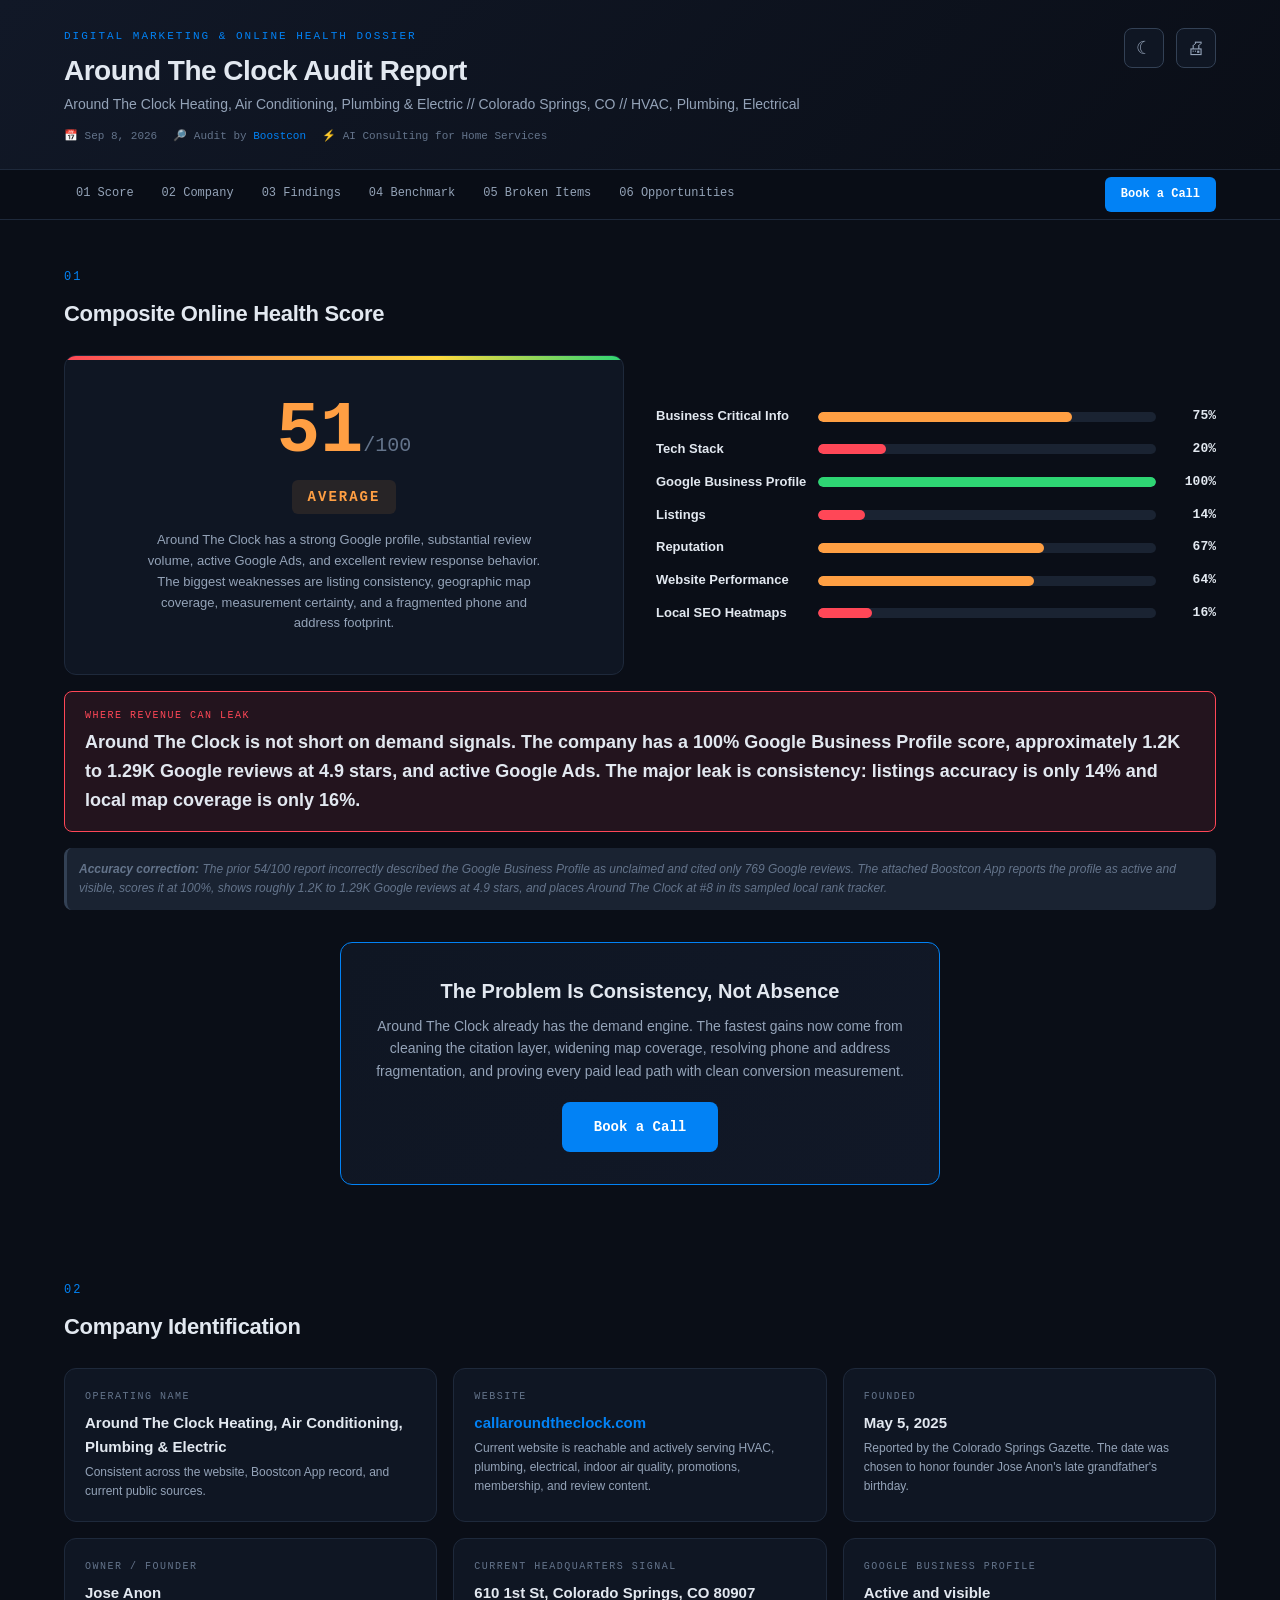
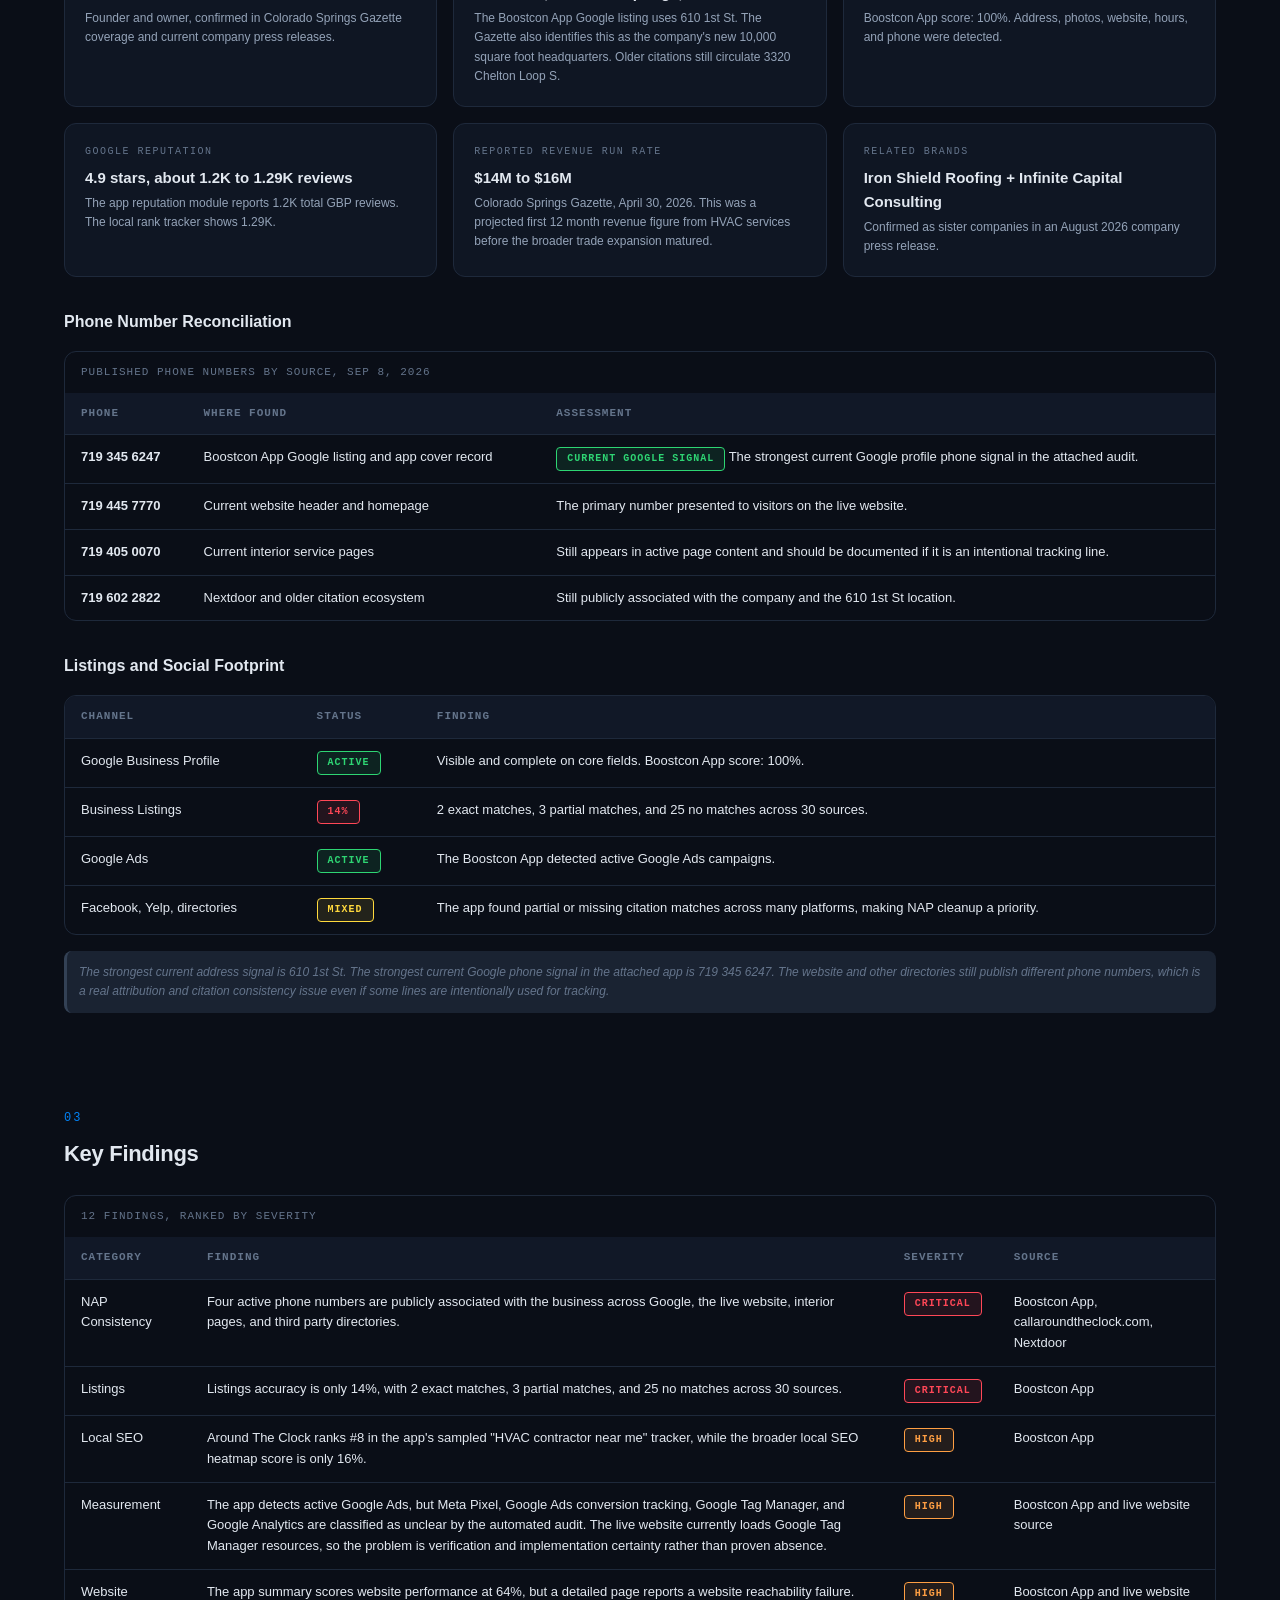
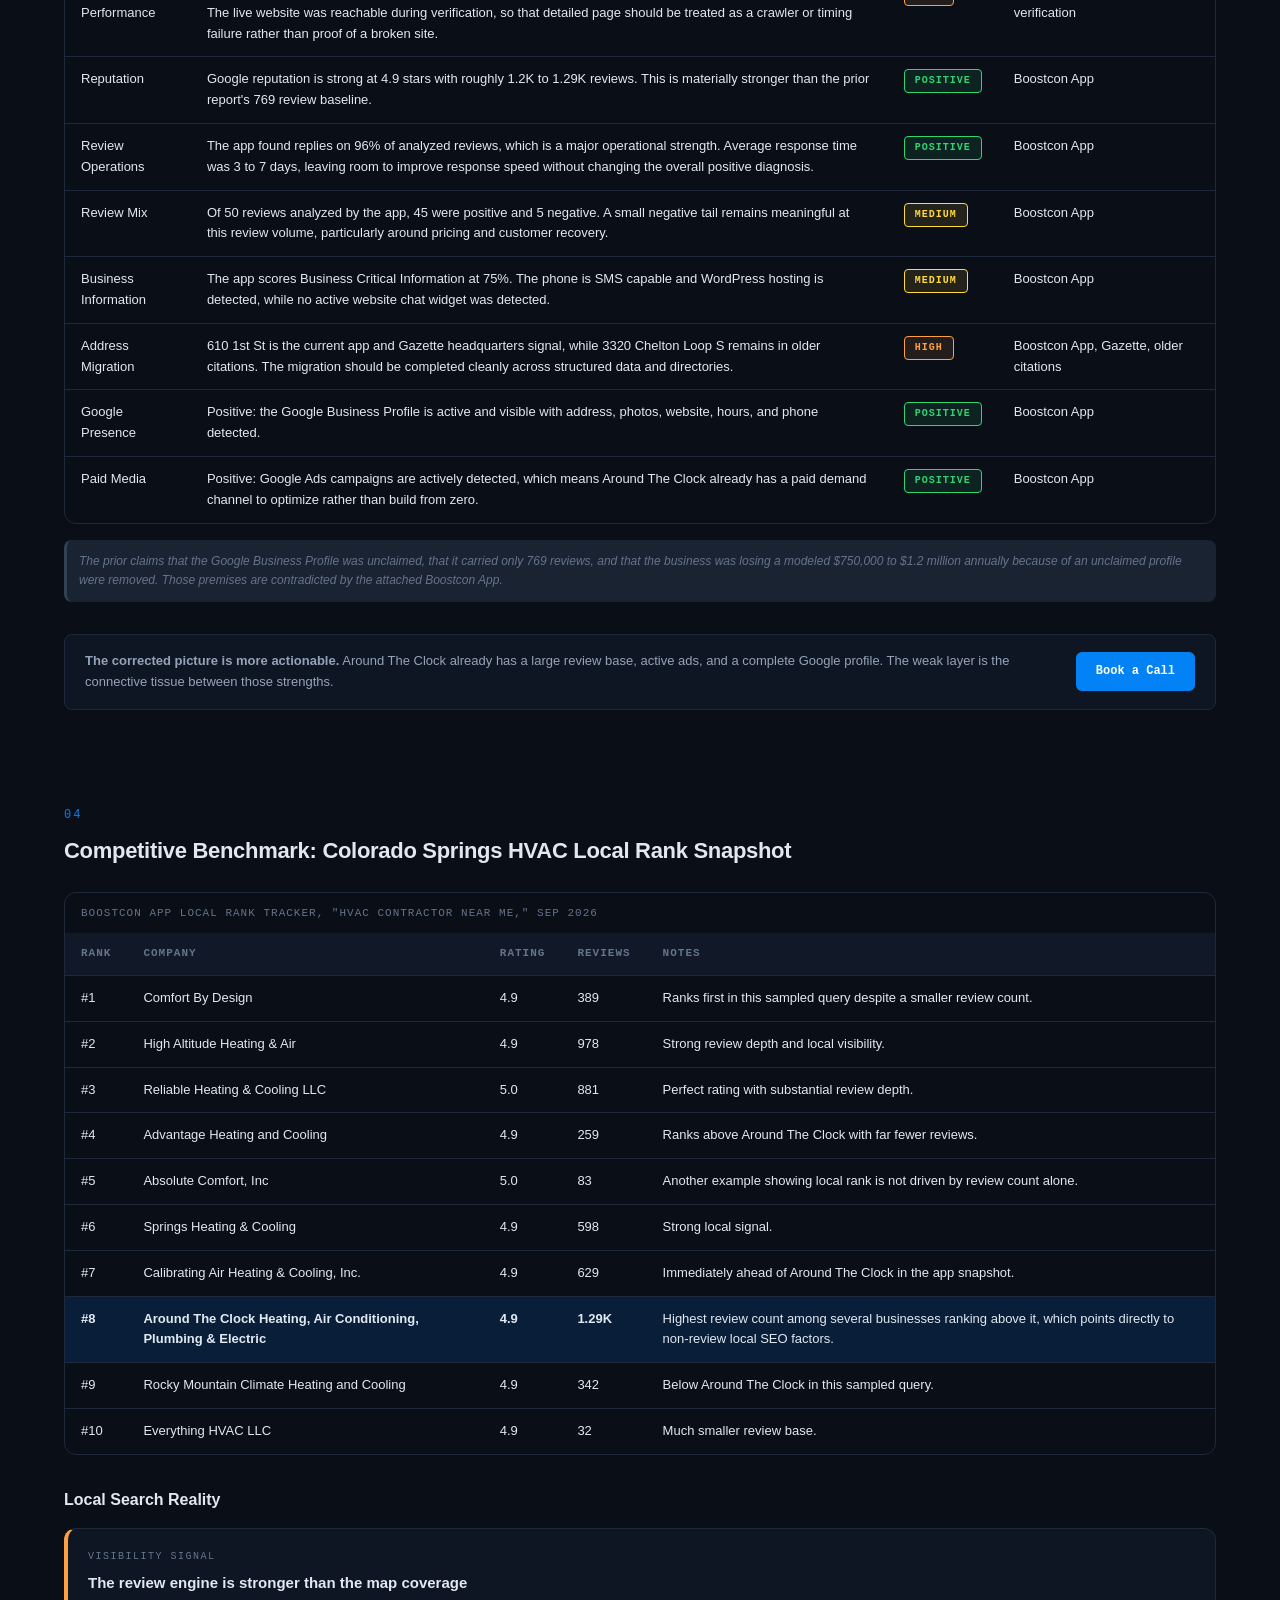
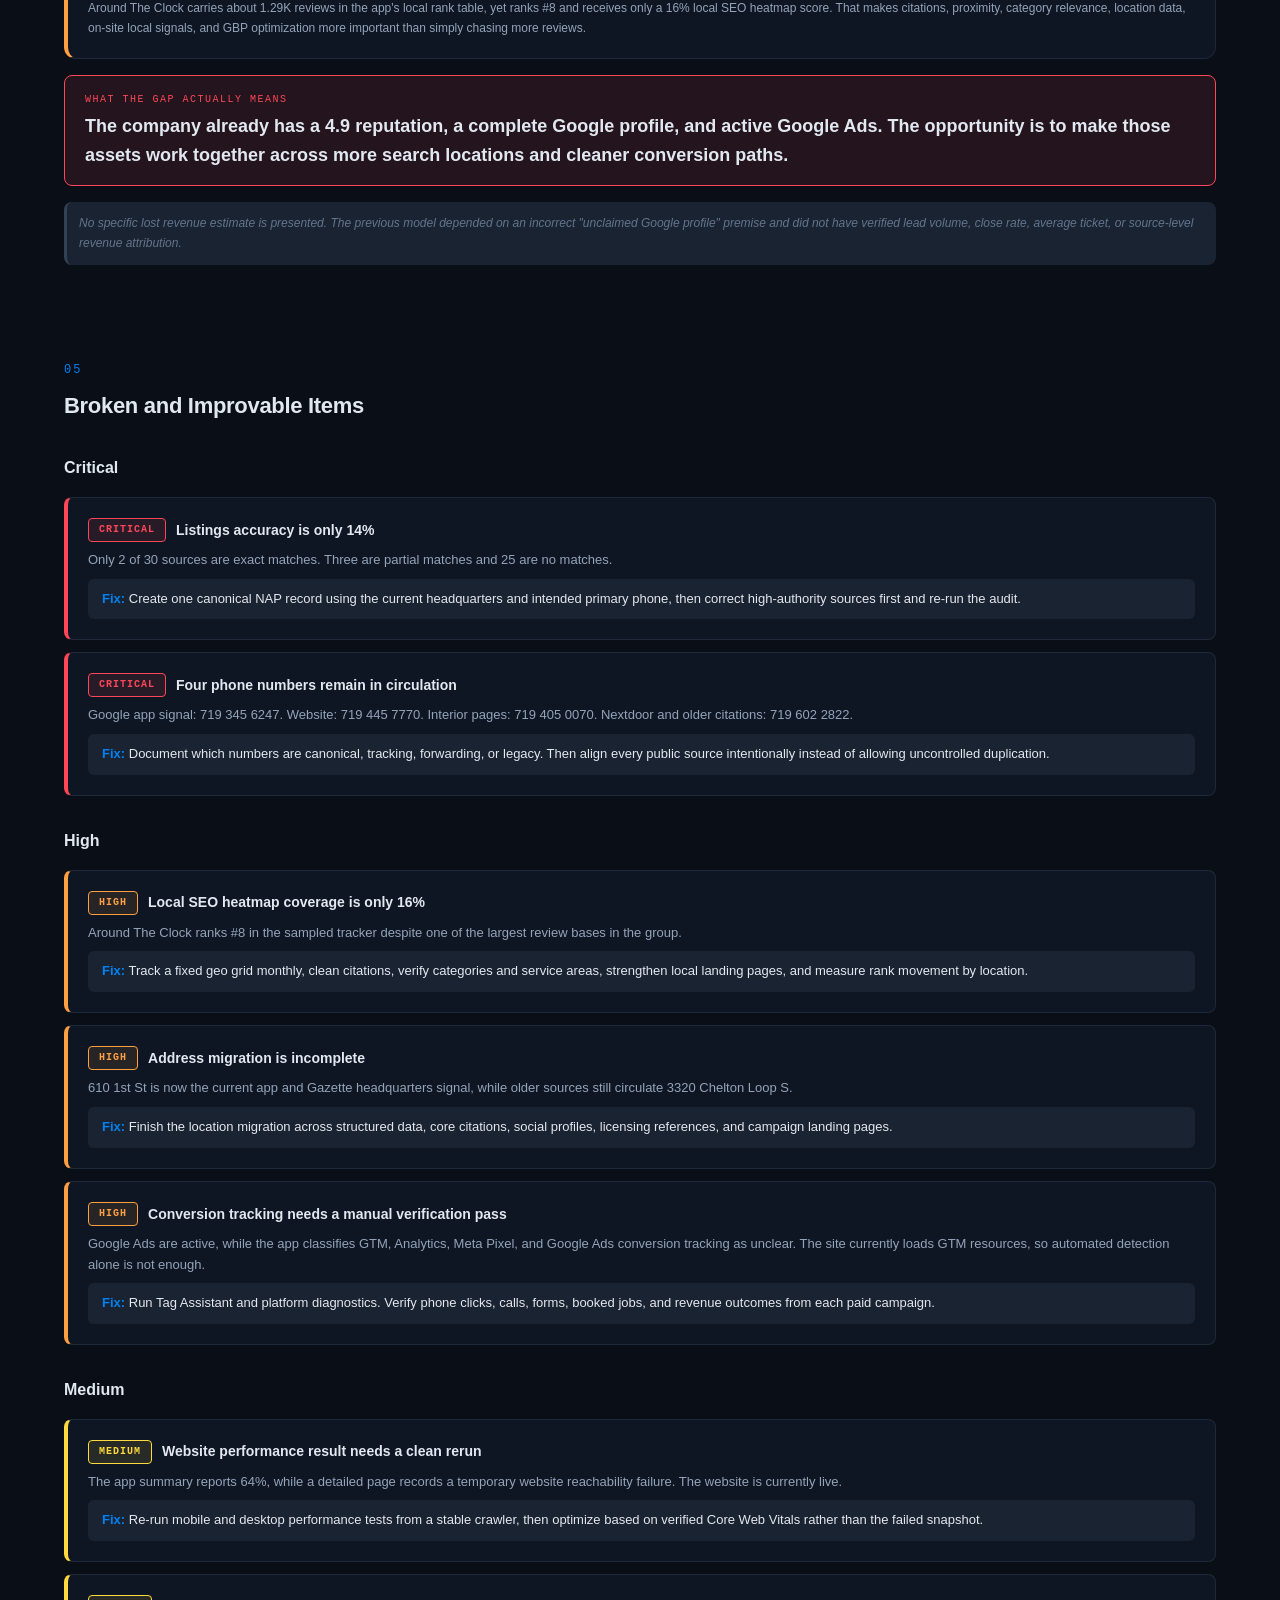
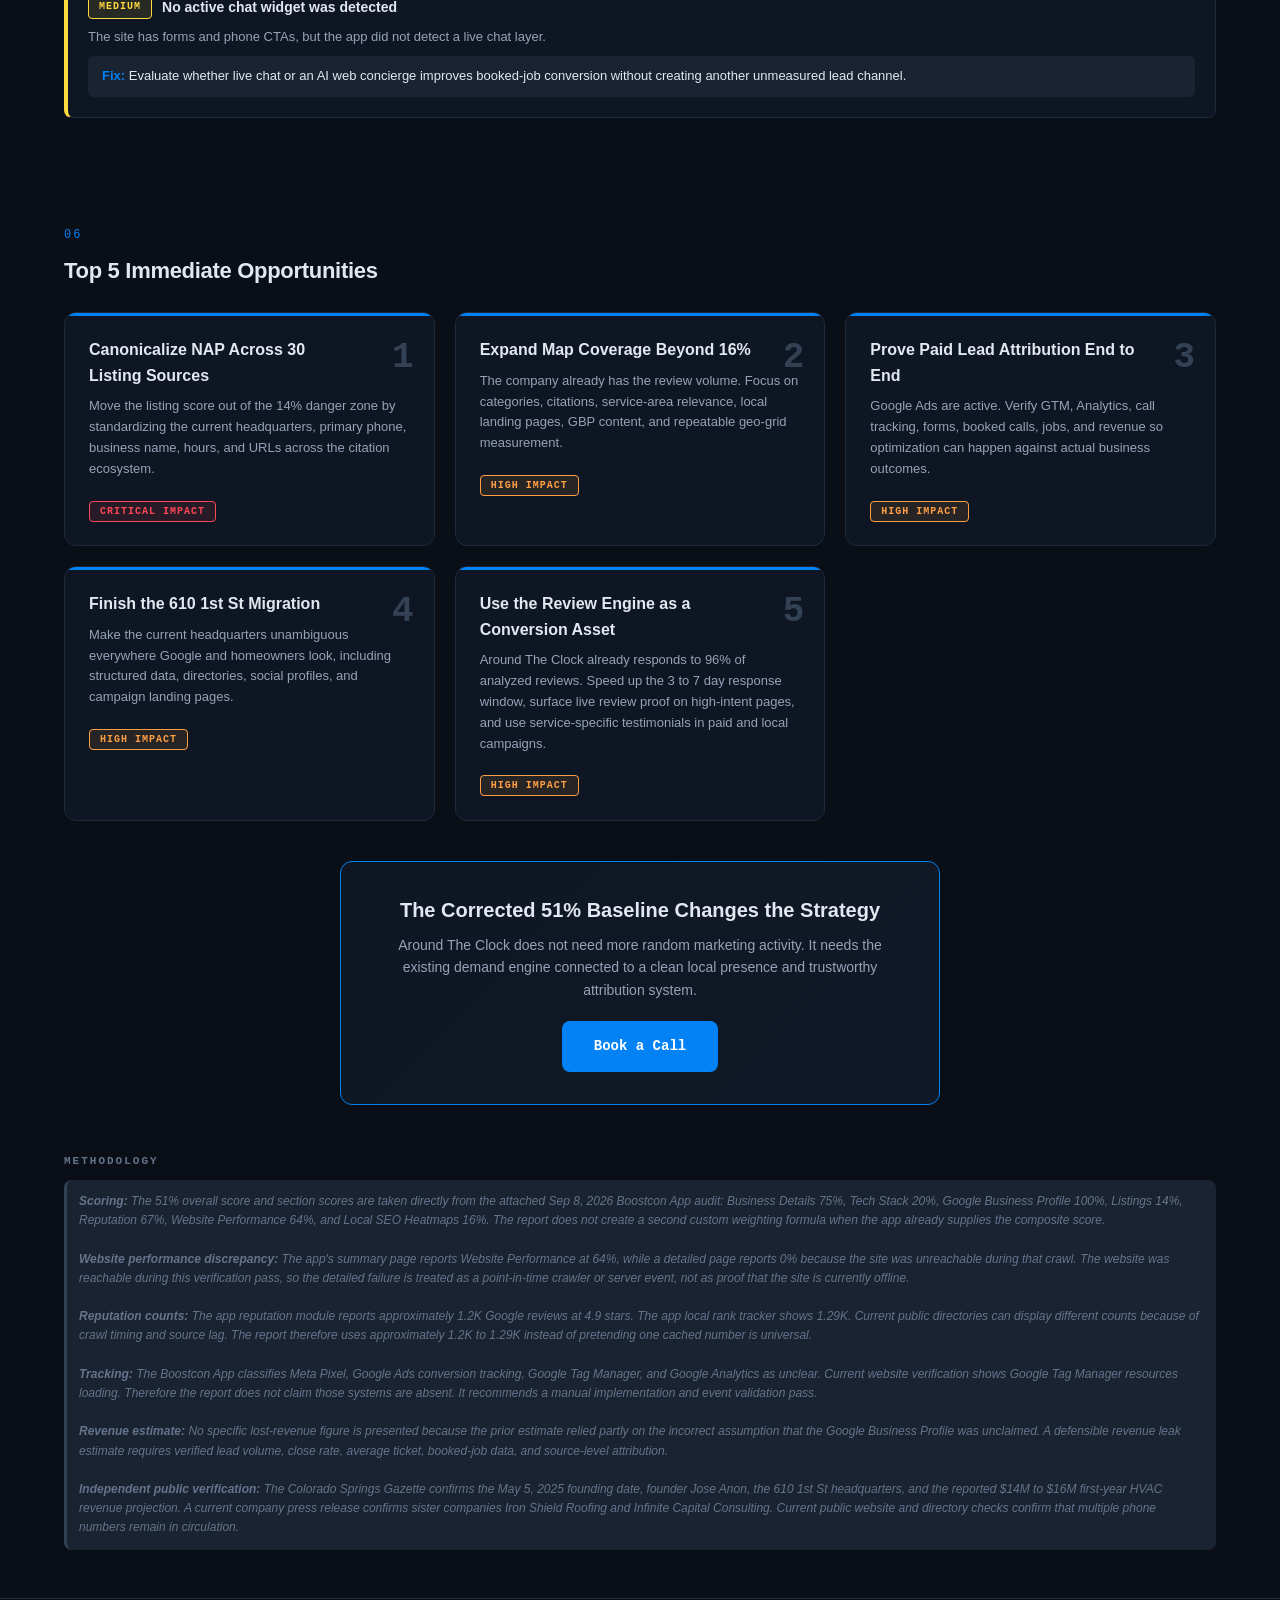
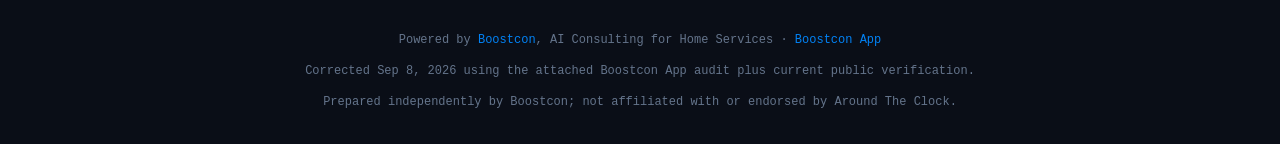
<file: aroundtheclock/index.html>
<!DOCTYPE html>
<html lang="en" data-theme="dark">
<head>
<meta charset="UTF-8">
<meta name="viewport" content="width=device-width, initial-scale=1.0">
<title>Around The Clock Digital Marketing Audit | Boostcon</title>
<meta name="description" content="Independent digital marketing and online health audit of Around The Clock Heating, Air Conditioning, Plumbing & Electric in Colorado Springs, CO.">
<meta name="author" content="Boostcon">
<meta name="robots" content="noindex, nofollow">
<meta name="theme-color" content="#0a0e17">
<style>
*,*::before,*::after{box-sizing:border-box;margin:0;padding:0}:root{--mono:'SF Mono','Fira Code','Roboto Mono',ui-monospace,monospace;--sans:-apple-system,BlinkMacSystemFont,'Segoe UI',Helvetica,Arial,sans-serif;--radius:12px;--transition:.3s cubic-bezier(.4,0,.2,1)}
[data-theme="dark"]{--bg:#0a0e17;--bg2:#111827;--bg3:#1a2332;--text:#e2e8f0;--text2:#94a3b8;--text3:#64748b;--accent:#0282f5;--accent2:#05a7fc;--accent-glow:rgba(2,130,245,.15);--border:#1e293b;--border2:#334155;--card:#0f1623;--card-hover:#162236;--crit:#ff4757;--high:#ff9f43;--med:#ffd93d;--low:#2ed573;--crit-bg:rgba(255,71,87,.1);--high-bg:rgba(255,159,67,.1);--med-bg:rgba(255,217,61,.1);--low-bg:rgba(46,213,115,.1);--score:#ff9f43;--score-bg:rgba(255,159,67,.1);--nav-bg:rgba(10,14,23,.95);--shadow:0 4px 24px rgba(0,0,0,.4)}
[data-theme="light"]{--bg:#f8fafc;--bg2:#fff;--bg3:#f1f5f9;--text:#1e293b;--text2:#64748b;--text3:#94a3b8;--accent:#0284c7;--accent2:#0ea5e9;--accent-glow:rgba(2,132,199,.1);--border:#e2e8f0;--border2:#cbd5e1;--card:#fff;--card-hover:#f8fafc;--crit:#e11d48;--high:#ea580c;--med:#ca8a04;--low:#16a34a;--crit-bg:rgba(225,29,72,.08);--high-bg:rgba(234,88,12,.08);--med-bg:rgba(202,138,4,.08);--low-bg:rgba(22,163,74,.08);--score:#ea580c;--score-bg:rgba(234,88,12,.08);--nav-bg:rgba(248,250,252,.95);--shadow:0 4px 24px rgba(0,0,0,.08)}
html{scroll-behavior:smooth;scroll-padding-top:70px}body{font-family:var(--sans);background:var(--bg);color:var(--text);line-height:1.6;transition:background var(--transition),color var(--transition)}a{color:var(--accent);text-decoration:none}a:hover{text-decoration:underline}.header{background:linear-gradient(135deg,var(--bg2),var(--bg));border-bottom:1px solid var(--border)}.header-inner{max-width:1200px;margin:auto;padding:28px 24px 0;display:flex;justify-content:space-between;align-items:flex-start;gap:20px}.header-left{flex:1}.header-tag{font-family:var(--mono);font-size:11px;color:var(--accent);letter-spacing:2px;text-transform:uppercase;margin-bottom:8px}.header-title{font-size:28px;font-weight:700;letter-spacing:-.5px;line-height:1.2}.header-sub{font-size:14px;color:var(--text2);margin-top:6px}.header-right{display:flex;gap:12px}.icon-btn{background:var(--card);border:1px solid var(--border2);border-radius:8px;width:40px;height:40px;display:flex;align-items:center;justify-content:center;cursor:pointer;color:var(--text2);font-size:18px}.header-meta{max-width:1200px;margin:auto;padding:12px 24px 24px;font-family:var(--mono);font-size:11px;color:var(--text3);display:flex;gap:16px;flex-wrap:wrap}.nav{position:sticky;top:0;z-index:100;background:var(--nav-bg);backdrop-filter:blur(12px);border-bottom:1px solid var(--border)}.nav-inner{max-width:1200px;margin:auto;display:flex;align-items:center;gap:4px;padding:0 24px;overflow-x:auto}.nav-link{font-family:var(--mono);font-size:12px;color:var(--text2);padding:14px 12px;white-space:nowrap;border-bottom:2px solid transparent}.nav-link:hover,.nav-link.active{color:var(--accent);text-decoration:none;border-bottom-color:var(--accent)}.nav-cta{margin-left:auto;background:var(--accent);color:#fff;font-family:var(--mono);font-size:12px;font-weight:700;padding:8px 16px;border-radius:6px;white-space:nowrap}.section{max-width:1200px;margin:auto;padding:48px 24px}.section-num{font-family:var(--mono);font-size:12px;color:var(--accent);letter-spacing:2px;text-transform:uppercase;margin-bottom:8px}.section-title{font-size:22px;font-weight:700;margin-bottom:24px;letter-spacing:-.3px}.sub-title{font-size:16px;font-weight:700;margin:32px 0 16px}.score-wrap{display:grid;grid-template-columns:1fr 1fr;gap:32px;align-items:center}.score-big{display:flex;flex-direction:column;align-items:center;justify-content:center;text-align:center;background:var(--card);border:1px solid var(--border);border-radius:var(--radius);padding:40px 24px;position:relative;overflow:hidden}.score-big::before{content:'';position:absolute;top:0;left:0;right:0;height:4px;background:linear-gradient(90deg,var(--crit),var(--high),var(--med),var(--low))}.score-number{font-family:var(--mono);font-size:72px;font-weight:800;line-height:1;color:var(--score)}.score-out-of{font-family:var(--mono);font-size:20px;color:var(--text3)}.score-verdict{font-family:var(--mono);font-size:14px;font-weight:700;text-transform:uppercase;letter-spacing:2px;color:var(--score);margin-top:12px;padding:6px 16px;background:var(--score-bg);border-radius:6px}.score-desc{font-size:13px;color:var(--text2);margin-top:16px;max-width:400px}.score-breakdown{display:flex;flex-direction:column;gap:12px}.score-row{display:flex;align-items:center;gap:12px}.score-label{font-size:13px;font-weight:600;min-width:150px}.score-bar-wrap{flex:1;height:10px;background:var(--bg3);border-radius:5px;overflow:hidden}.score-bar{height:100%;border-radius:5px}.tier-good{background:var(--low)}.tier-warn{background:var(--high)}.tier-bad{background:var(--crit)}.score-val{font-family:var(--mono);font-size:13px;font-weight:700;min-width:48px;text-align:right}.cards-grid{display:grid;grid-template-columns:repeat(auto-fill,minmax(280px,1fr));gap:16px}.data-card{background:var(--card);border:1px solid var(--border);border-radius:var(--radius);padding:20px}.data-card-label{font-family:var(--mono);font-size:10px;color:var(--text3);text-transform:uppercase;letter-spacing:1.5px;margin-bottom:6px}.data-card-value{font-size:15px;font-weight:600}.data-card-sub{font-size:12px;color:var(--text2);margin-top:4px}.table-wrap{overflow-x:auto;border-radius:var(--radius);border:1px solid var(--border)}table{width:100%;border-collapse:collapse;font-size:13px}caption{text-align:left;font-family:var(--mono);font-size:11px;color:var(--text3);padding:12px 16px 11px;text-transform:uppercase;letter-spacing:1px}th{background:var(--bg2);font-family:var(--mono);font-size:11px;text-transform:uppercase;letter-spacing:1px;color:var(--text3);text-align:left;padding:12px 16px;border-bottom:1px solid var(--border)}td{padding:12px 16px;border-bottom:1px solid var(--border);vertical-align:top}tbody tr:last-child td{border-bottom:none}tr.row-subject td{background:var(--accent-glow)}.badge{font-family:var(--mono);font-size:10px;font-weight:700;text-transform:uppercase;letter-spacing:1px;padding:3px 10px;border-radius:4px;display:inline-block}.badge-crit{background:var(--crit-bg);color:var(--crit);border:1px solid var(--crit)}.badge-high{background:var(--high-bg);color:var(--high);border:1px solid var(--high)}.badge-med{background:var(--med-bg);color:var(--med);border:1px solid var(--med)}.badge-low{background:var(--low-bg);color:var(--low);border:1px solid var(--low)}.finding-item{background:var(--card);border:1px solid var(--border);border-left:4px solid var(--border2);border-radius:8px;padding:20px;margin-bottom:12px}.finding-item.crit{border-left-color:var(--crit)}.finding-item.high{border-left-color:var(--high)}.finding-item.med{border-left-color:var(--med)}.finding-head{display:flex;align-items:center;gap:10px;margin-bottom:8px;flex-wrap:wrap}.finding-title{font-weight:600;font-size:14px}.finding-detail{font-size:13px;color:var(--text2);margin-bottom:8px}.finding-fix{font-size:13px;background:var(--bg3);border-radius:6px;padding:10px 14px;margin-top:8px}.finding-fix strong{color:var(--accent)}.finding-src{font-family:var(--mono);font-size:10px;color:var(--text3);margin-top:6px}.opp-grid{display:grid;grid-template-columns:repeat(auto-fill,minmax(340px,1fr));gap:20px}.opp-card{background:var(--card);border:1px solid var(--border);border-radius:var(--radius);padding:24px;position:relative;overflow:hidden}.opp-card::before{content:'';position:absolute;top:0;left:0;right:0;height:3px;background:var(--accent)}.opp-rank{position:absolute;top:16px;right:20px;font-family:var(--mono);font-size:36px;font-weight:800;color:var(--border2)}.opp-title{font-size:16px;font-weight:700;margin-bottom:8px;padding-right:48px}.opp-desc{font-size:13px;color:var(--text2);margin-bottom:16px}.opp-tag{font-family:var(--mono);font-size:10px;font-weight:700;text-transform:uppercase;letter-spacing:1px;padding:4px 10px;border-radius:4px}.cost-stat{background:var(--crit-bg);border:1px solid var(--crit);border-radius:8px;padding:16px 20px;margin:16px 0}.cost-stat-label{font-family:var(--mono);font-size:10px;color:var(--crit);text-transform:uppercase;letter-spacing:1.5px;margin-bottom:4px}.cost-stat-value{font-size:18px;font-weight:700}.note{font-size:12px;color:var(--text3);font-style:italic;margin-top:16px;padding:12px;background:var(--bg3);border-radius:8px;border-left:3px solid var(--border2)}.cta-large{background:linear-gradient(135deg,var(--card),var(--bg2));border:1px solid var(--accent);border-radius:var(--radius);padding:32px;margin:auto;max-width:600px;text-align:center}.cta-title{font-size:20px;font-weight:700;margin-bottom:8px}.cta-desc{font-size:14px;color:var(--text2);margin-bottom:20px}.cta-btn{display:inline-block;background:var(--accent);color:#fff;font-family:var(--mono);font-size:14px;font-weight:700;padding:14px 32px;border-radius:8px}.cta-small{background:var(--card);border:1px solid var(--border);border-radius:8px;padding:16px 20px;margin-top:32px;display:flex;align-items:center;justify-content:space-between;gap:16px}.cta-small-text{font-size:13px;color:var(--text2);flex:1}.cta-small-btn{font-family:var(--mono);font-size:12px;font-weight:700;background:var(--accent);color:#fff;padding:10px 20px;border-radius:6px}.methodology-wrap{max-width:1200px;margin:auto;padding:0 24px 48px}.methodology-label{font-family:var(--mono);font-size:11px;color:var(--text3);letter-spacing:2px;text-transform:uppercase;margin-bottom:10px}.footer{border-top:1px solid var(--border);padding:32px 24px;text-align:center}.footer-text{font-family:var(--mono);font-size:12px;color:var(--text3);max-width:1000px;margin:auto}
@media(max-width:768px){.score-wrap{grid-template-columns:1fr}.header-title{font-size:24px}.score-number{font-size:56px}.cta-small{flex-direction:column;text-align:center}}@media print{.nav,.icon-btn{display:none!important}}
</style>
</head>
<body>
<header class="header"><div class="header-inner"><div class="header-left"><p class="header-tag">Digital Marketing &amp; Online Health Dossier</p><h1 class="header-title">Around The Clock Audit Report</h1><p class="header-sub">Around The Clock Heating, Air Conditioning, Plumbing &amp; Electric // Colorado Springs, CO // HVAC, Plumbing, Electrical</p></div><div class="header-right"><button class="icon-btn" id="themeToggle" type="button" aria-label="Toggle theme">☾</button><button class="icon-btn" id="printBtn" type="button" aria-label="Print report">🖨</button></div></div><div class="header-meta"><span>📅 Sep 8, 2026</span><span>🔎 Audit by <a href="https://boostconhq.com" target="_blank" rel="noopener">Boostcon</a></span><span>⚡ AI Consulting for Home Services</span></div></header>
<nav class="nav"><div class="nav-inner"><a href="#score" class="nav-link">01 Score</a><a href="#company" class="nav-link">02 Company</a><a href="#findings" class="nav-link">03 Findings</a><a href="#benchmark" class="nav-link">04 Benchmark</a><a href="#broken" class="nav-link">05 Broken Items</a><a href="#opportunities" class="nav-link">06 Opportunities</a><a href="https://www.boostconhq.com/book?utm_source=audit_report&amp;utm_medium=web&amp;utm_campaign=aroundtheclock" class="nav-cta" target="_blank" rel="noopener">Book a Call</a></div></nav>
<main>
<section class="section" id="score"><p class="section-num">01</p><h2 class="section-title">Composite Online Health Score</h2><div class="score-wrap"><div class="score-big"><div aria-label="Composite online health score: 51 out of 100"><span class="score-number">51</span><span class="score-out-of">/100</span></div><p class="score-verdict">Average</p><p class="score-desc">Around The Clock has a strong Google profile, substantial review volume, active Google Ads, and excellent review response behavior. The biggest weaknesses are listing consistency, geographic map coverage, measurement certainty, and a fragmented phone and address footprint.</p></div><div class="score-breakdown"><div class="score-row"><span class="score-label">Business Critical Info</span><div class="score-bar-wrap"><div class="score-bar tier-warn" style="width:75%"></div></div><span class="score-val">75%</span></div><div class="score-row"><span class="score-label">Tech Stack</span><div class="score-bar-wrap"><div class="score-bar tier-bad" style="width:20%"></div></div><span class="score-val">20%</span></div><div class="score-row"><span class="score-label">Google Business Profile</span><div class="score-bar-wrap"><div class="score-bar tier-good" style="width:100%"></div></div><span class="score-val">100%</span></div><div class="score-row"><span class="score-label">Listings</span><div class="score-bar-wrap"><div class="score-bar tier-bad" style="width:14%"></div></div><span class="score-val">14%</span></div><div class="score-row"><span class="score-label">Reputation</span><div class="score-bar-wrap"><div class="score-bar tier-warn" style="width:67%"></div></div><span class="score-val">67%</span></div><div class="score-row"><span class="score-label">Website Performance</span><div class="score-bar-wrap"><div class="score-bar tier-warn" style="width:64%"></div></div><span class="score-val">64%</span></div><div class="score-row"><span class="score-label">Local SEO Heatmaps</span><div class="score-bar-wrap"><div class="score-bar tier-bad" style="width:16%"></div></div><span class="score-val">16%</span></div></div></div><div class="cost-stat"><p class="cost-stat-label">Where Revenue Can Leak</p><p class="cost-stat-value">Around The Clock is not short on demand signals. The company has a <strong>100% Google Business Profile score</strong>, approximately <strong>1.2K to 1.29K Google reviews at 4.9 stars</strong>, and active Google Ads. The major leak is consistency: listings accuracy is only <strong>14%</strong> and local map coverage is only <strong>16%</strong>.</p></div><p class="note"><strong>Accuracy correction:</strong> The prior 54/100 report incorrectly described the Google Business Profile as unclaimed and cited only 769 Google reviews. The attached Boostcon App reports the profile as active and visible, scores it at 100%, shows roughly 1.2K to 1.29K Google reviews at 4.9 stars, and places Around The Clock at #8 in its sampled local rank tracker.</p><div class="cta-large" style="margin-top:32px"><p class="cta-title">The Problem Is Consistency, Not Absence</p><p class="cta-desc">Around The Clock already has the demand engine. The fastest gains now come from cleaning the citation layer, widening map coverage, resolving phone and address fragmentation, and proving every paid lead path with clean conversion measurement.</p><a class="cta-btn" href="https://www.boostconhq.com/book?utm_source=audit_report&amp;utm_medium=web&amp;utm_campaign=aroundtheclock" target="_blank" rel="noopener">Book a Call</a></div></section>
<section class="section" id="company"><p class="section-num">02</p><h2 class="section-title">Company Identification</h2><div class="cards-grid"><div class="data-card"><p class="data-card-label">Operating Name</p><p class="data-card-value">Around The Clock Heating, Air Conditioning, Plumbing &amp; Electric</p><p class="data-card-sub">Consistent across the website, Boostcon App record, and current public sources.</p></div><div class="data-card"><p class="data-card-label">Website</p><p class="data-card-value"><a href="https://callaroundtheclock.com" target="_blank" rel="noopener">callaroundtheclock.com</a></p><p class="data-card-sub">Current website is reachable and actively serving HVAC, plumbing, electrical, indoor air quality, promotions, membership, and review content.</p></div><div class="data-card"><p class="data-card-label">Founded</p><p class="data-card-value">May 5, 2025</p><p class="data-card-sub">Reported by the Colorado Springs Gazette. The date was chosen to honor founder Jose Anon's late grandfather's birthday.</p></div><div class="data-card"><p class="data-card-label">Owner / Founder</p><p class="data-card-value">Jose Anon</p><p class="data-card-sub">Founder and owner, confirmed in Colorado Springs Gazette coverage and current company press releases.</p></div><div class="data-card"><p class="data-card-label">Current Headquarters Signal</p><p class="data-card-value">610 1st St, Colorado Springs, CO 80907</p><p class="data-card-sub">The Boostcon App Google listing uses 610 1st St. The Gazette also identifies this as the company's new 10,000 square foot headquarters. Older citations still circulate 3320 Chelton Loop S.</p></div><div class="data-card"><p class="data-card-label">Google Business Profile</p><p class="data-card-value">Active and visible</p><p class="data-card-sub">Boostcon App score: 100%. Address, photos, website, hours, and phone were detected.</p></div><div class="data-card"><p class="data-card-label">Google Reputation</p><p class="data-card-value">4.9 stars, about 1.2K to 1.29K reviews</p><p class="data-card-sub">The app reputation module reports 1.2K total GBP reviews. The local rank tracker shows 1.29K.</p></div><div class="data-card"><p class="data-card-label">Reported Revenue Run Rate</p><p class="data-card-value">$14M to $16M</p><p class="data-card-sub">Colorado Springs Gazette, April 30, 2026. This was a projected first 12 month revenue figure from HVAC services before the broader trade expansion matured.</p></div><div class="data-card"><p class="data-card-label">Related Brands</p><p class="data-card-value">Iron Shield Roofing + Infinite Capital Consulting</p><p class="data-card-sub">Confirmed as sister companies in an August 2026 company press release.</p></div></div><h3 class="sub-title">Phone Number Reconciliation</h3><div class="table-wrap"><table><caption>Published phone numbers by source, Sep 8, 2026</caption><thead><tr><th>Phone</th><th>Where Found</th><th>Assessment</th></tr></thead><tbody><tr><td><strong>719 345 6247</strong></td><td>Boostcon App Google listing and app cover record</td><td><span class="badge badge-low">Current Google signal</span> The strongest current Google profile phone signal in the attached audit.</td></tr><tr><td><strong>719 445 7770</strong></td><td>Current website header and homepage</td><td>The primary number presented to visitors on the live website.</td></tr><tr><td><strong>719 405 0070</strong></td><td>Current interior service pages</td><td>Still appears in active page content and should be documented if it is an intentional tracking line.</td></tr><tr><td><strong>719 602 2822</strong></td><td>Nextdoor and older citation ecosystem</td><td>Still publicly associated with the company and the 610 1st St location.</td></tr></tbody></table></div><h3 class="sub-title">Listings and Social Footprint</h3><div class="table-wrap"><table><thead><tr><th>Channel</th><th>Status</th><th>Finding</th></tr></thead><tbody><tr><td>Google Business Profile</td><td><span class="badge badge-low">Active</span></td><td>Visible and complete on core fields. Boostcon App score: 100%.</td></tr><tr><td>Business Listings</td><td><span class="badge badge-crit">14%</span></td><td>2 exact matches, 3 partial matches, and 25 no matches across 30 sources.</td></tr><tr><td>Google Ads</td><td><span class="badge badge-low">Active</span></td><td>The Boostcon App detected active Google Ads campaigns.</td></tr><tr><td>Facebook, Yelp, directories</td><td><span class="badge badge-med">Mixed</span></td><td>The app found partial or missing citation matches across many platforms, making NAP cleanup a priority.</td></tr></tbody></table></div><p class="note">The strongest current address signal is 610 1st St. The strongest current Google phone signal in the attached app is 719 345 6247. The website and other directories still publish different phone numbers, which is a real attribution and citation consistency issue even if some lines are intentionally used for tracking.</p></section>
<section class="section" id="findings"><p class="section-num">03</p><h2 class="section-title">Key Findings</h2><div class="table-wrap"><table><caption>12 findings, ranked by severity</caption><thead><tr><th>Category</th><th>Finding</th><th>Severity</th><th>Source</th></tr></thead><tbody><tr><td>NAP Consistency</td><td>Four active phone numbers are publicly associated with the business across Google, the live website, interior pages, and third party directories.</td><td><span class="badge badge-crit">Critical</span></td><td>Boostcon App, callaroundtheclock.com, Nextdoor</td></tr><tr><td>Listings</td><td>Listings accuracy is only 14%, with 2 exact matches, 3 partial matches, and 25 no matches across 30 sources.</td><td><span class="badge badge-crit">Critical</span></td><td>Boostcon App</td></tr><tr><td>Local SEO</td><td>Around The Clock ranks #8 in the app's sampled "HVAC contractor near me" tracker, while the broader local SEO heatmap score is only 16%.</td><td><span class="badge badge-high">High</span></td><td>Boostcon App</td></tr><tr><td>Measurement</td><td>The app detects active Google Ads, but Meta Pixel, Google Ads conversion tracking, Google Tag Manager, and Google Analytics are classified as unclear by the automated audit. The live website currently loads Google Tag Manager resources, so the problem is verification and implementation certainty rather than proven absence.</td><td><span class="badge badge-high">High</span></td><td>Boostcon App and live website source</td></tr><tr><td>Website Performance</td><td>The app summary scores website performance at 64%, but a detailed page reports a website reachability failure. The live website was reachable during verification, so that detailed page should be treated as a crawler or timing failure rather than proof of a broken site.</td><td><span class="badge badge-high">High</span></td><td>Boostcon App and live website verification</td></tr><tr><td>Reputation</td><td>Google reputation is strong at 4.9 stars with roughly 1.2K to 1.29K reviews. This is materially stronger than the prior report's 769 review baseline.</td><td><span class="badge badge-low">Positive</span></td><td>Boostcon App</td></tr><tr><td>Review Operations</td><td>The app found replies on 96% of analyzed reviews, which is a major operational strength. Average response time was 3 to 7 days, leaving room to improve response speed without changing the overall positive diagnosis.</td><td><span class="badge badge-low">Positive</span></td><td>Boostcon App</td></tr><tr><td>Review Mix</td><td>Of 50 reviews analyzed by the app, 45 were positive and 5 negative. A small negative tail remains meaningful at this review volume, particularly around pricing and customer recovery.</td><td><span class="badge badge-med">Medium</span></td><td>Boostcon App</td></tr><tr><td>Business Information</td><td>The app scores Business Critical Information at 75%. The phone is SMS capable and WordPress hosting is detected, while no active website chat widget was detected.</td><td><span class="badge badge-med">Medium</span></td><td>Boostcon App</td></tr><tr><td>Address Migration</td><td>610 1st St is the current app and Gazette headquarters signal, while 3320 Chelton Loop S remains in older citations. The migration should be completed cleanly across structured data and directories.</td><td><span class="badge badge-high">High</span></td><td>Boostcon App, Gazette, older citations</td></tr><tr><td>Google Presence</td><td>Positive: the Google Business Profile is active and visible with address, photos, website, hours, and phone detected.</td><td><span class="badge badge-low">Positive</span></td><td>Boostcon App</td></tr><tr><td>Paid Media</td><td>Positive: Google Ads campaigns are actively detected, which means Around The Clock already has a paid demand channel to optimize rather than build from zero.</td><td><span class="badge badge-low">Positive</span></td><td>Boostcon App</td></tr></tbody></table></div><p class="note">The prior claims that the Google Business Profile was unclaimed, that it carried only 769 reviews, and that the business was losing a modeled $750,000 to $1.2 million annually because of an unclaimed profile were removed. Those premises are contradicted by the attached Boostcon App.</p><div class="cta-small"><div class="cta-small-text"><strong>The corrected picture is more actionable.</strong> Around The Clock already has a large review base, active ads, and a complete Google profile. The weak layer is the connective tissue between those strengths.</div><a class="cta-small-btn" href="https://www.boostconhq.com/book?utm_source=audit_report&amp;utm_medium=web&amp;utm_campaign=aroundtheclock" target="_blank" rel="noopener">Book a Call</a></div></section>
<section class="section" id="benchmark"><p class="section-num">04</p><h2 class="section-title">Competitive Benchmark: Colorado Springs HVAC Local Rank Snapshot</h2><div class="table-wrap"><table><caption>Boostcon App local rank tracker, "HVAC contractor near me," Sep 2026</caption><thead><tr><th>Rank</th><th>Company</th><th>Rating</th><th>Reviews</th><th>Notes</th></tr></thead><tbody><tr><td>#1</td><td>Comfort By Design</td><td>4.9</td><td>389</td><td>Ranks first in this sampled query despite a smaller review count.</td></tr><tr><td>#2</td><td>High Altitude Heating &amp; Air</td><td>4.9</td><td>978</td><td>Strong review depth and local visibility.</td></tr><tr><td>#3</td><td>Reliable Heating &amp; Cooling LLC</td><td>5.0</td><td>881</td><td>Perfect rating with substantial review depth.</td></tr><tr><td>#4</td><td>Advantage Heating and Cooling</td><td>4.9</td><td>259</td><td>Ranks above Around The Clock with far fewer reviews.</td></tr><tr><td>#5</td><td>Absolute Comfort, Inc</td><td>5.0</td><td>83</td><td>Another example showing local rank is not driven by review count alone.</td></tr><tr><td>#6</td><td>Springs Heating &amp; Cooling</td><td>4.9</td><td>598</td><td>Strong local signal.</td></tr><tr><td>#7</td><td>Calibrating Air Heating &amp; Cooling, Inc.</td><td>4.9</td><td>629</td><td>Immediately ahead of Around The Clock in the app snapshot.</td></tr><tr class="row-subject"><td><strong>#8</strong></td><td><strong>Around The Clock Heating, Air Conditioning, Plumbing &amp; Electric</strong></td><td><strong>4.9</strong></td><td><strong>1.29K</strong></td><td>Highest review count among several businesses ranking above it, which points directly to non-review local SEO factors.</td></tr><tr><td>#9</td><td>Rocky Mountain Climate Heating and Cooling</td><td>4.9</td><td>342</td><td>Below Around The Clock in this sampled query.</td></tr><tr><td>#10</td><td>Everything HVAC LLC</td><td>4.9</td><td>32</td><td>Much smaller review base.</td></tr></tbody></table></div><h3 class="sub-title">Local Search Reality</h3><div class="data-card" style="border-left:4px solid var(--high)"><p class="data-card-label">Visibility Signal</p><p class="data-card-value">The review engine is stronger than the map coverage</p><p class="data-card-sub">Around The Clock carries about 1.29K reviews in the app's local rank table, yet ranks #8 and receives only a 16% local SEO heatmap score. That makes citations, proximity, category relevance, location data, on-site local signals, and GBP optimization more important than simply chasing more reviews.</p></div><div class="cost-stat"><p class="cost-stat-label">What the Gap Actually Means</p><p class="cost-stat-value">The company already has a <strong>4.9 reputation</strong>, a complete Google profile, and active Google Ads. The opportunity is to make those assets work together across more search locations and cleaner conversion paths.</p></div><p class="note">No specific lost revenue estimate is presented. The previous model depended on an incorrect "unclaimed Google profile" premise and did not have verified lead volume, close rate, average ticket, or source-level revenue attribution.</p></section>
<section class="section" id="broken"><p class="section-num">05</p><h2 class="section-title">Broken and Improvable Items</h2><h3 class="sub-title">Critical</h3><div class="finding-item crit"><div class="finding-head"><span class="badge badge-crit">Critical</span><span class="finding-title">Listings accuracy is only 14%</span></div><p class="finding-detail">Only 2 of 30 sources are exact matches. Three are partial matches and 25 are no matches.</p><p class="finding-fix"><strong>Fix:</strong> Create one canonical NAP record using the current headquarters and intended primary phone, then correct high-authority sources first and re-run the audit.</p></div><div class="finding-item crit"><div class="finding-head"><span class="badge badge-crit">Critical</span><span class="finding-title">Four phone numbers remain in circulation</span></div><p class="finding-detail">Google app signal: 719 345 6247. Website: 719 445 7770. Interior pages: 719 405 0070. Nextdoor and older citations: 719 602 2822.</p><p class="finding-fix"><strong>Fix:</strong> Document which numbers are canonical, tracking, forwarding, or legacy. Then align every public source intentionally instead of allowing uncontrolled duplication.</p></div><h3 class="sub-title">High</h3><div class="finding-item high"><div class="finding-head"><span class="badge badge-high">High</span><span class="finding-title">Local SEO heatmap coverage is only 16%</span></div><p class="finding-detail">Around The Clock ranks #8 in the sampled tracker despite one of the largest review bases in the group.</p><p class="finding-fix"><strong>Fix:</strong> Track a fixed geo grid monthly, clean citations, verify categories and service areas, strengthen local landing pages, and measure rank movement by location.</p></div><div class="finding-item high"><div class="finding-head"><span class="badge badge-high">High</span><span class="finding-title">Address migration is incomplete</span></div><p class="finding-detail">610 1st St is now the current app and Gazette headquarters signal, while older sources still circulate 3320 Chelton Loop S.</p><p class="finding-fix"><strong>Fix:</strong> Finish the location migration across structured data, core citations, social profiles, licensing references, and campaign landing pages.</p></div><div class="finding-item high"><div class="finding-head"><span class="badge badge-high">High</span><span class="finding-title">Conversion tracking needs a manual verification pass</span></div><p class="finding-detail">Google Ads are active, while the app classifies GTM, Analytics, Meta Pixel, and Google Ads conversion tracking as unclear. The site currently loads GTM resources, so automated detection alone is not enough.</p><p class="finding-fix"><strong>Fix:</strong> Run Tag Assistant and platform diagnostics. Verify phone clicks, calls, forms, booked jobs, and revenue outcomes from each paid campaign.</p></div><h3 class="sub-title">Medium</h3><div class="finding-item med"><div class="finding-head"><span class="badge badge-med">Medium</span><span class="finding-title">Website performance result needs a clean rerun</span></div><p class="finding-detail">The app summary reports 64%, while a detailed page records a temporary website reachability failure. The website is currently live.</p><p class="finding-fix"><strong>Fix:</strong> Re-run mobile and desktop performance tests from a stable crawler, then optimize based on verified Core Web Vitals rather than the failed snapshot.</p></div><div class="finding-item med"><div class="finding-head"><span class="badge badge-med">Medium</span><span class="finding-title">No active chat widget was detected</span></div><p class="finding-detail">The site has forms and phone CTAs, but the app did not detect a live chat layer.</p><p class="finding-fix"><strong>Fix:</strong> Evaluate whether live chat or an AI web concierge improves booked-job conversion without creating another unmeasured lead channel.</p></div></section>
<section class="section" id="opportunities"><p class="section-num">06</p><h2 class="section-title">Top 5 Immediate Opportunities</h2><div class="opp-grid"><div class="opp-card"><p class="opp-rank">1</p><h3 class="opp-title">Canonicalize NAP Across 30 Listing Sources</h3><p class="opp-desc">Move the listing score out of the 14% danger zone by standardizing the current headquarters, primary phone, business name, hours, and URLs across the citation ecosystem.</p><span class="opp-tag badge-crit">Critical Impact</span></div><div class="opp-card"><p class="opp-rank">2</p><h3 class="opp-title">Expand Map Coverage Beyond 16%</h3><p class="opp-desc">The company already has the review volume. Focus on categories, citations, service-area relevance, local landing pages, GBP content, and repeatable geo-grid measurement.</p><span class="opp-tag badge-high">High Impact</span></div><div class="opp-card"><p class="opp-rank">3</p><h3 class="opp-title">Prove Paid Lead Attribution End to End</h3><p class="opp-desc">Google Ads are active. Verify GTM, Analytics, call tracking, forms, booked calls, jobs, and revenue so optimization can happen against actual business outcomes.</p><span class="opp-tag badge-high">High Impact</span></div><div class="opp-card"><p class="opp-rank">4</p><h3 class="opp-title">Finish the 610 1st St Migration</h3><p class="opp-desc">Make the current headquarters unambiguous everywhere Google and homeowners look, including structured data, directories, social profiles, and campaign landing pages.</p><span class="opp-tag badge-high">High Impact</span></div><div class="opp-card"><p class="opp-rank">5</p><h3 class="opp-title">Use the Review Engine as a Conversion Asset</h3><p class="opp-desc">Around The Clock already responds to 96% of analyzed reviews. Speed up the 3 to 7 day response window, surface live review proof on high-intent pages, and use service-specific testimonials in paid and local campaigns.</p><span class="opp-tag badge-high">High Impact</span></div></div><div class="cta-large" style="margin-top:40px"><p class="cta-title">The Corrected 51% Baseline Changes the Strategy</p><p class="cta-desc">Around The Clock does not need more random marketing activity. It needs the existing demand engine connected to a clean local presence and trustworthy attribution system.</p><a class="cta-btn" href="https://www.boostconhq.com/book?utm_source=audit_report&amp;utm_medium=web&amp;utm_campaign=aroundtheclock" target="_blank" rel="noopener">Book a Call</a></div></section>
<section class="methodology-wrap" id="methodology"><h2 class="methodology-label">Methodology</h2><p class="note" style="margin-top:0"><strong>Scoring:</strong> The 51% overall score and section scores are taken directly from the attached Sep 8, 2026 Boostcon App audit: Business Details 75%, Tech Stack 20%, Google Business Profile 100%, Listings 14%, Reputation 67%, Website Performance 64%, and Local SEO Heatmaps 16%. The report does not create a second custom weighting formula when the app already supplies the composite score.<br><br><strong>Website performance discrepancy:</strong> The app's summary page reports Website Performance at 64%, while a detailed page reports 0% because the site was unreachable during that crawl. The website was reachable during this verification pass, so the detailed failure is treated as a point-in-time crawler or server event, not as proof that the site is currently offline.<br><br><strong>Reputation counts:</strong> The app reputation module reports approximately 1.2K Google reviews at 4.9 stars. The app local rank tracker shows 1.29K. Current public directories can display different counts because of crawl timing and source lag. The report therefore uses approximately 1.2K to 1.29K instead of pretending one cached number is universal.<br><br><strong>Tracking:</strong> The Boostcon App classifies Meta Pixel, Google Ads conversion tracking, Google Tag Manager, and Google Analytics as unclear. Current website verification shows Google Tag Manager resources loading. Therefore the report does not claim those systems are absent. It recommends a manual implementation and event validation pass.<br><br><strong>Revenue estimate:</strong> No specific lost-revenue figure is presented because the prior estimate relied partly on the incorrect assumption that the Google Business Profile was unclaimed. A defensible revenue leak estimate requires verified lead volume, close rate, average ticket, booked-job data, and source-level attribution.<br><br><strong>Independent public verification:</strong> The Colorado Springs Gazette confirms the May 5, 2025 founding date, founder Jose Anon, the 610 1st St headquarters, and the reported $14M to $16M first-year HVAC revenue projection. A current company press release confirms sister companies Iron Shield Roofing and Infinite Capital Consulting. Current public website and directory checks confirm that multiple phone numbers remain in circulation.</p></section>
</main><footer class="footer"><p class="footer-text">Powered by <a href="https://boostconhq.com" target="_blank" rel="noopener">Boostcon</a>, AI Consulting for Home Services · <a href="https://app.boostconhq.com" target="_blank" rel="noopener">Boostcon App</a></p><p class="footer-text" style="margin-top:12px">Corrected Sep 8, 2026 using the attached Boostcon App audit plus current public verification.</p><p class="footer-text" style="margin-top:12px">Prepared independently by Boostcon; not affiliated with or endorsed by Around The Clock.</p></footer>
<script>(function(){var r=document.documentElement,t=document.getElementById('themeToggle'),p=document.getElementById('printBtn');if(t)t.onclick=function(){var n=r.getAttribute('data-theme')==='dark'?'light':'dark';r.setAttribute('data-theme',n);t.textContent=n==='dark'?'☾':'☀'};if(p)p.onclick=function(){window.print()};var links=document.querySelectorAll('.nav-link'),ids=['score','company','findings','benchmark','broken','opportunities'];function active(){var y=window.scrollY+100,c='';ids.forEach(function(id){var e=document.getElementById(id);if(e&&e.offsetTop<=y)c=id});links.forEach(function(a){a.classList.toggle('active',a.getAttribute('href')==='#'+c)})}window.addEventListener('scroll',active,{passive:true});active()})();</script>
</body></html>
</file>
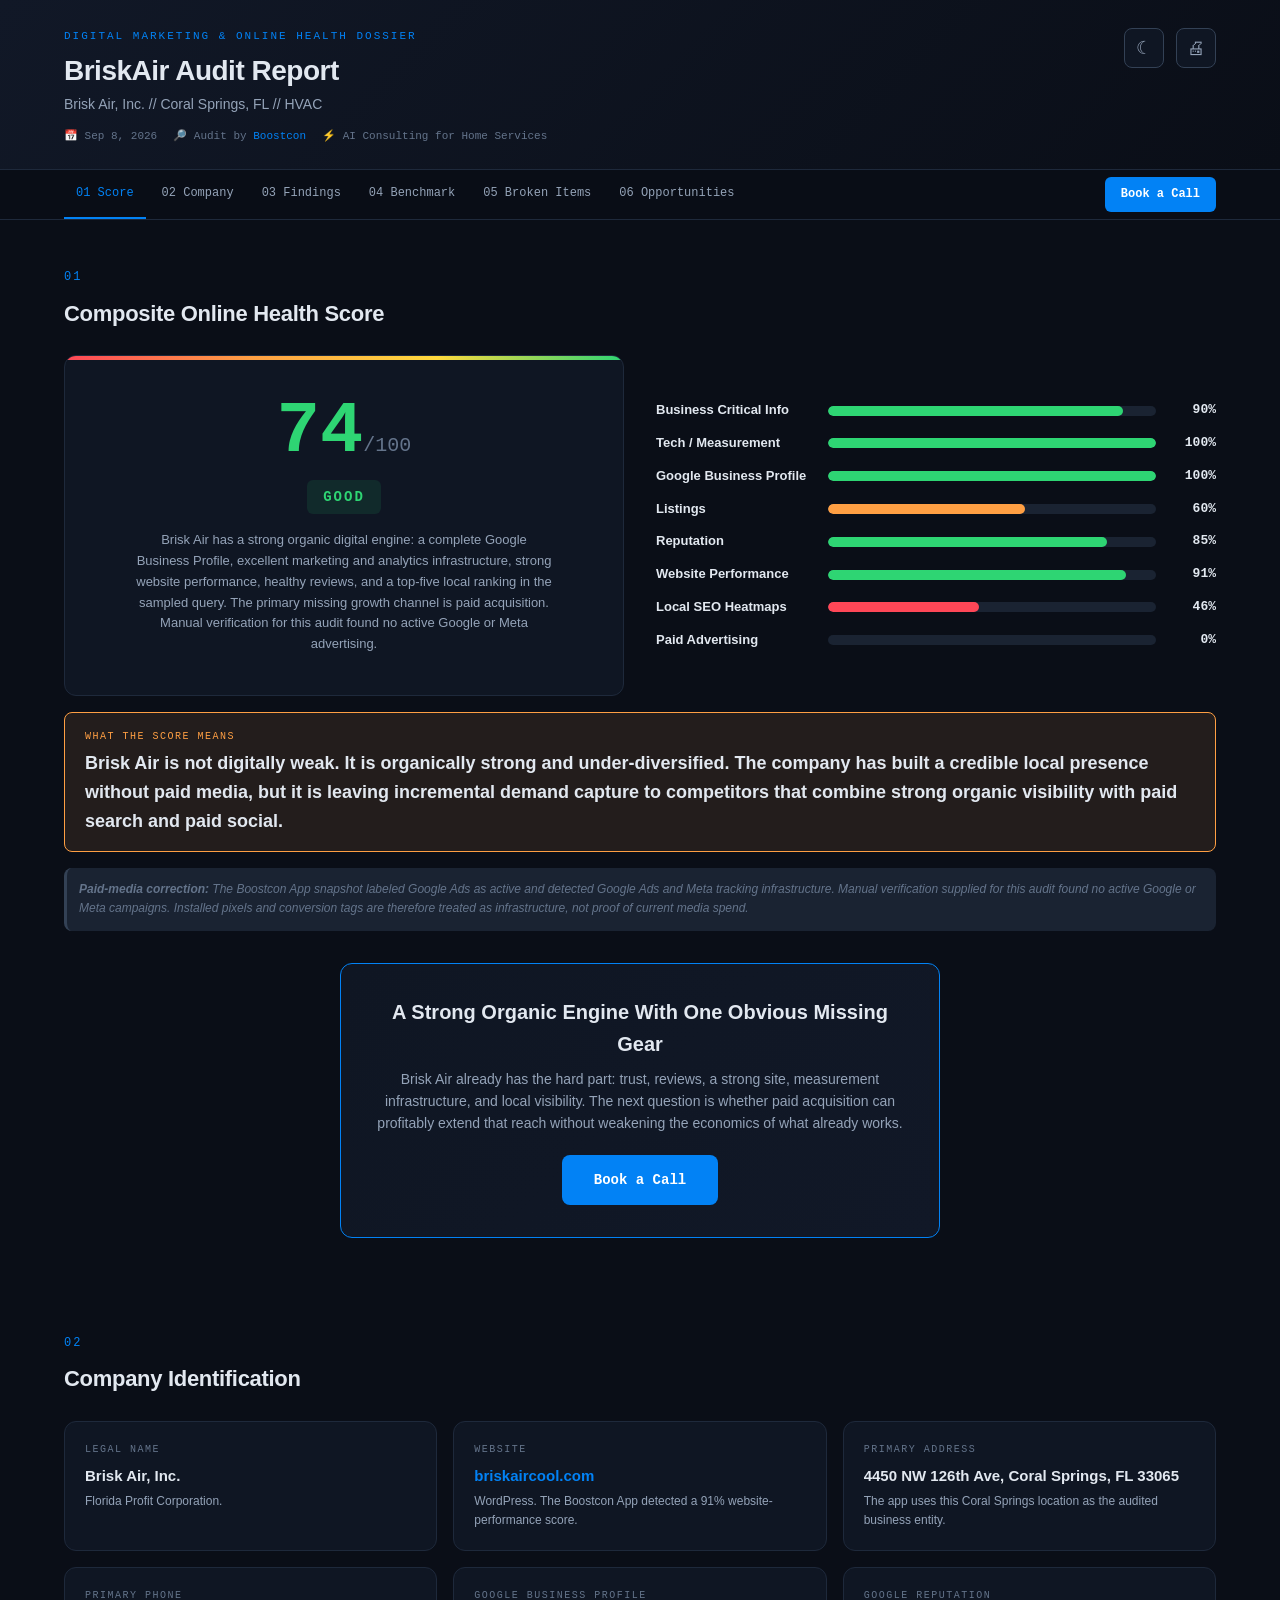
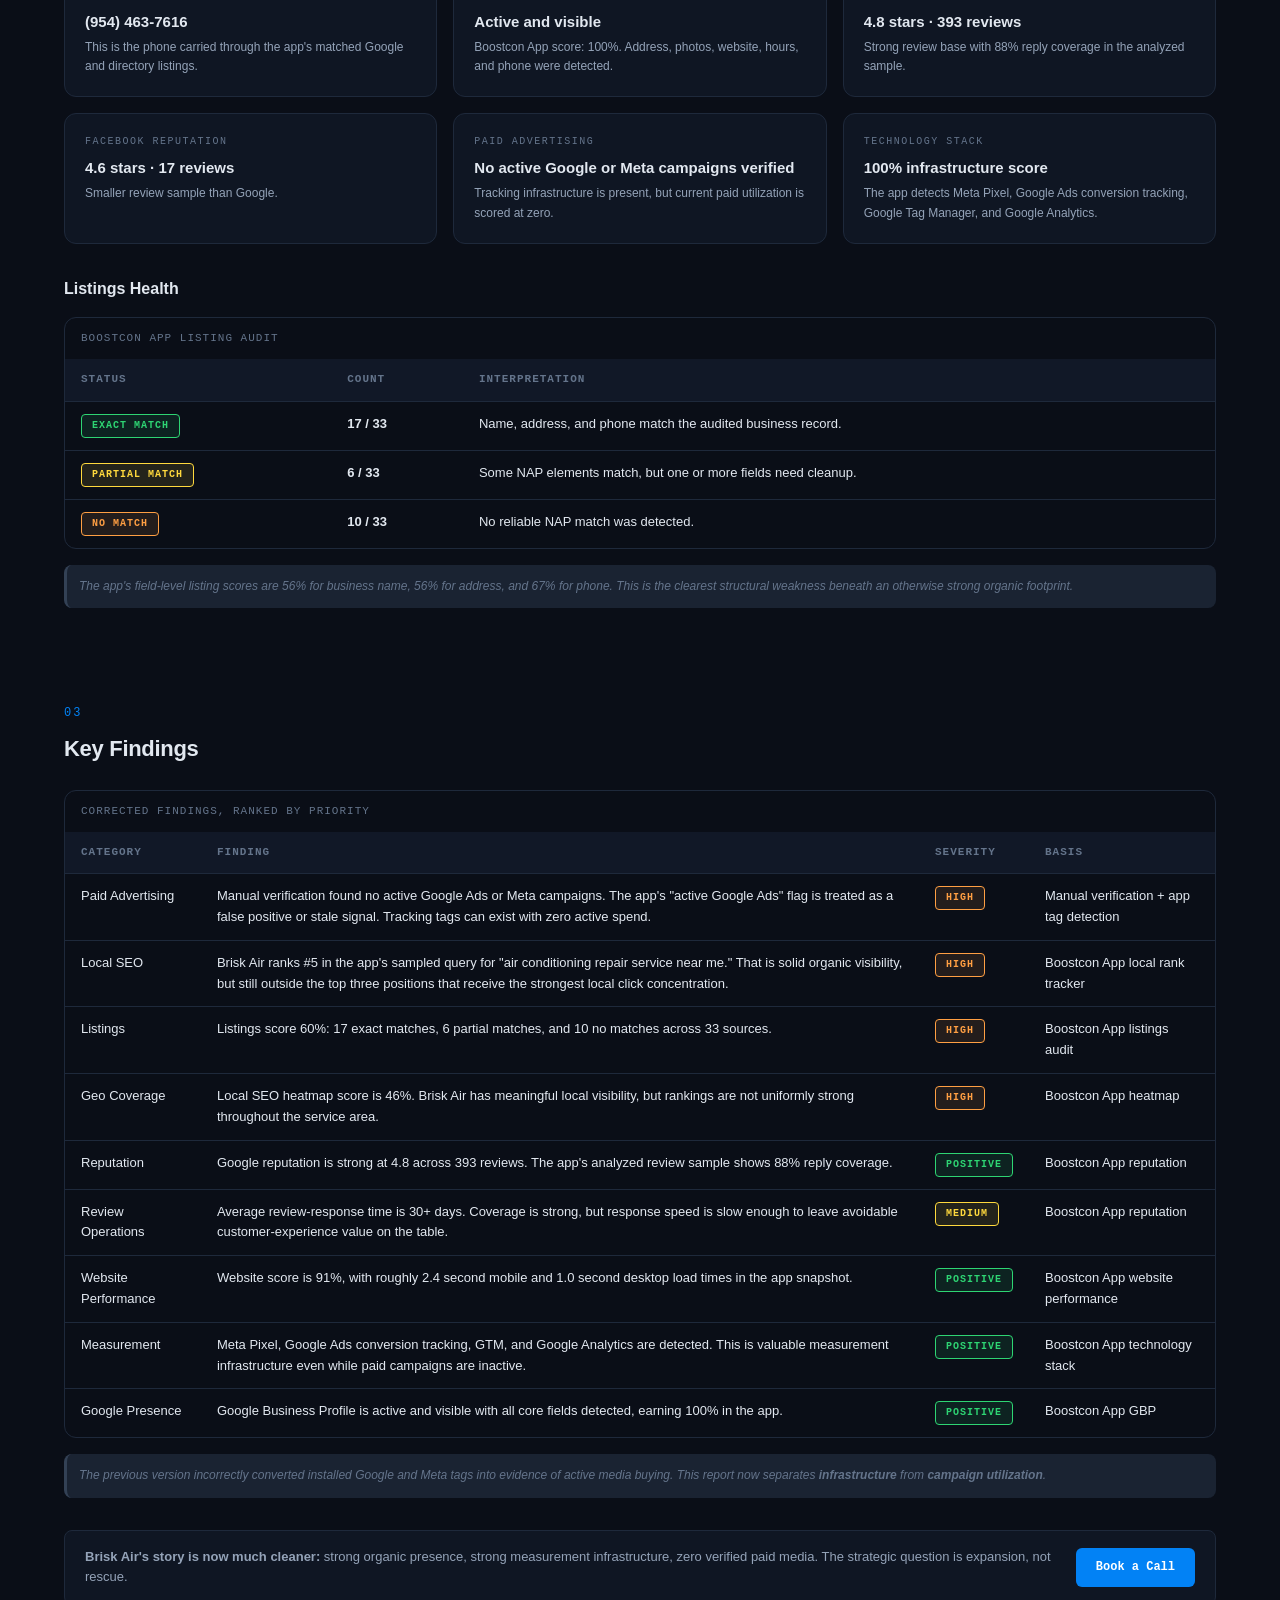
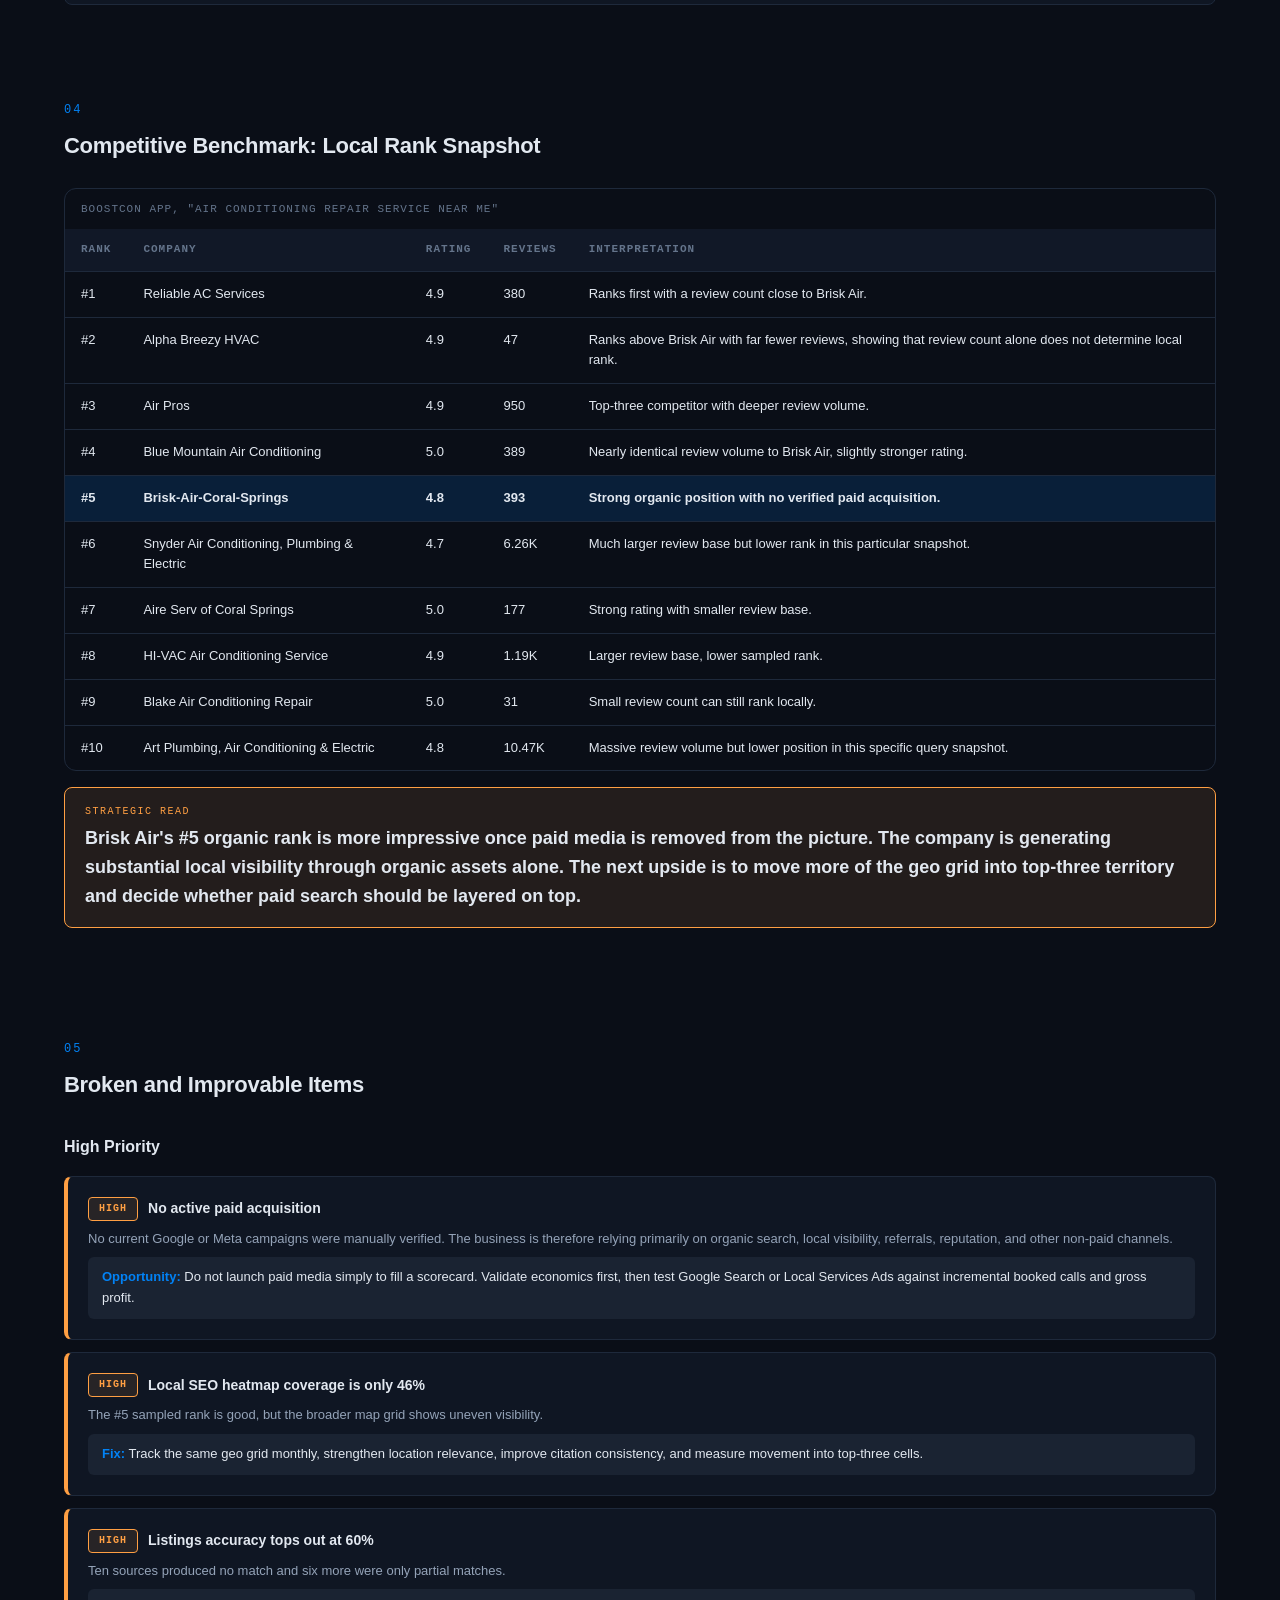
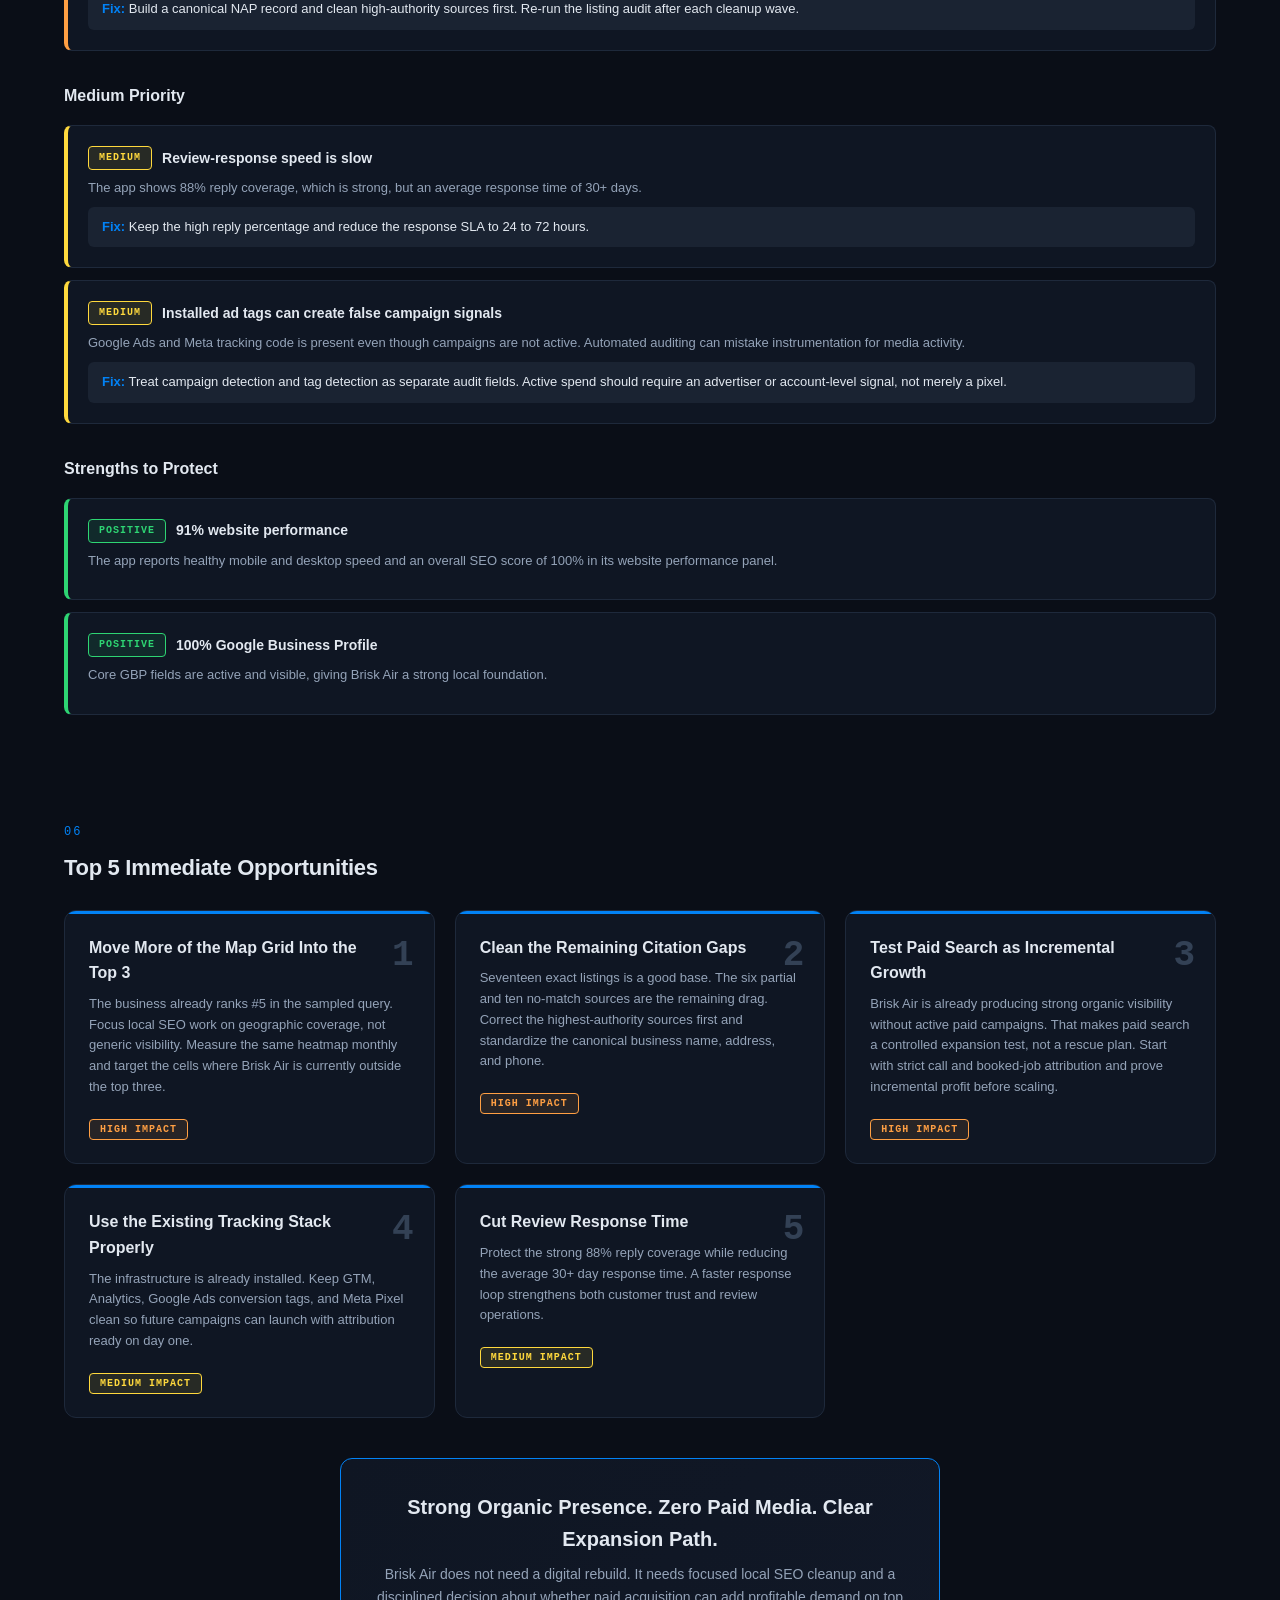
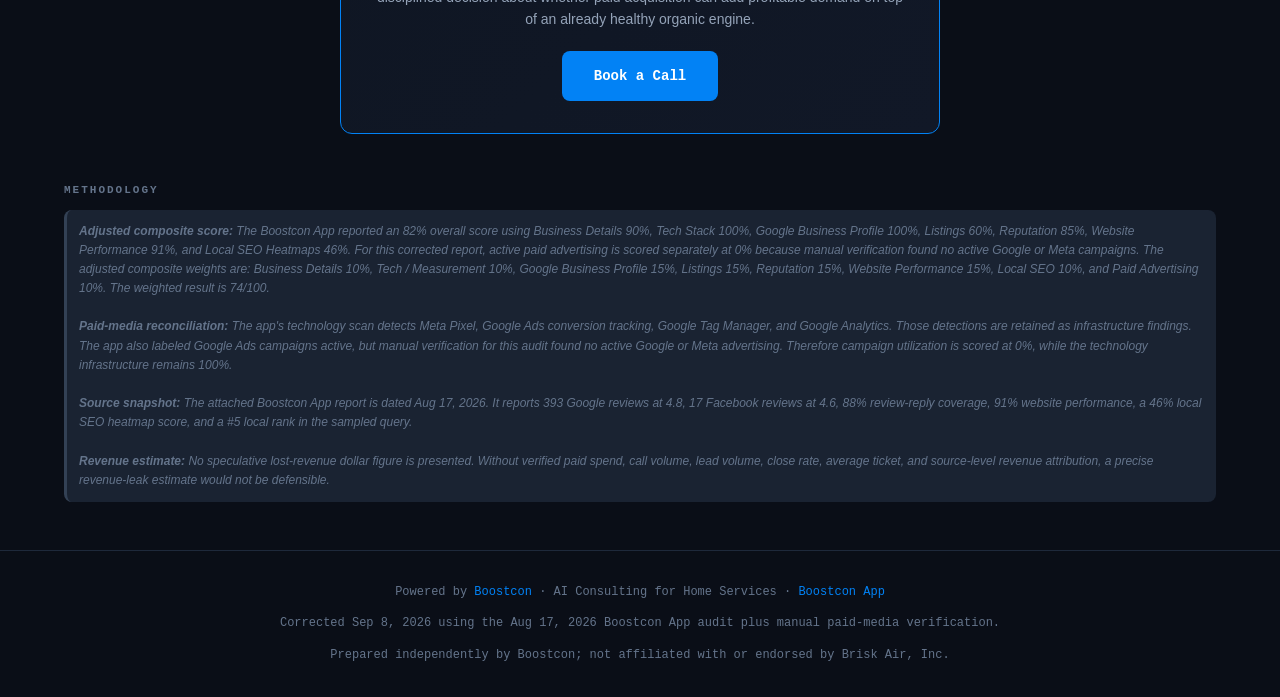
<file: briskair/index.html>
<!DOCTYPE html>
<html lang="en" data-theme="dark">
<head>
<meta charset="UTF-8">
<meta name="viewport" content="width=device-width, initial-scale=1.0">
<title>BriskAir Digital Marketing Audit | Boostcon</title>
<meta name="description" content="Independent digital marketing and online health audit of Brisk Air, Inc. in Coral Springs, FL.">
<meta name="author" content="Boostcon">
<meta name="robots" content="noindex, nofollow">
<meta name="theme-color" content="#0a0e17">
<style>
*,*::before,*::after{box-sizing:border-box;margin:0;padding:0}:root{--mono:'SF Mono','Fira Code','Roboto Mono',ui-monospace,monospace;--sans:-apple-system,BlinkMacSystemFont,'Segoe UI',Helvetica,Arial,sans-serif;--radius:12px;--transition:.3s cubic-bezier(.4,0,.2,1)}
[data-theme="dark"]{--bg:#0a0e17;--bg2:#111827;--bg3:#1a2332;--text:#e2e8f0;--text2:#94a3b8;--text3:#64748b;--accent:#0282f5;--accent2:#05a7fc;--accent-glow:rgba(2,130,245,.15);--border:#1e293b;--border2:#334155;--card:#0f1623;--card-hover:#162236;--crit:#ff4757;--high:#ff9f43;--med:#ffd93d;--low:#2ed573;--crit-bg:rgba(255,71,87,.1);--high-bg:rgba(255,159,67,.1);--med-bg:rgba(255,217,61,.1);--low-bg:rgba(46,213,115,.1);--score:#2ed573;--score-bg:rgba(46,213,115,.1);--nav-bg:rgba(10,14,23,.95);--shadow:0 4px 24px rgba(0,0,0,.4)}
[data-theme="light"]{--bg:#f8fafc;--bg2:#fff;--bg3:#f1f5f9;--text:#1e293b;--text2:#64748b;--text3:#94a3b8;--accent:#0284c7;--accent2:#0ea5e9;--accent-glow:rgba(2,132,199,.1);--border:#e2e8f0;--border2:#cbd5e1;--card:#fff;--card-hover:#f8fafc;--crit:#e11d48;--high:#ea580c;--med:#ca8a04;--low:#16a34a;--crit-bg:rgba(225,29,72,.08);--high-bg:rgba(234,88,12,.08);--med-bg:rgba(202,138,4,.08);--low-bg:rgba(22,163,74,.08);--score:#16a34a;--score-bg:rgba(22,163,74,.08);--nav-bg:rgba(248,250,252,.95);--shadow:0 4px 24px rgba(0,0,0,.08)}
html{scroll-behavior:smooth;scroll-padding-top:70px}body{font-family:var(--sans);background:var(--bg);color:var(--text);line-height:1.6;transition:background var(--transition),color var(--transition)}a{color:var(--accent);text-decoration:none}a:hover{text-decoration:underline}.header{background:linear-gradient(135deg,var(--bg2),var(--bg));border-bottom:1px solid var(--border)}.header-inner{max-width:1200px;margin:auto;padding:28px 24px 0;display:flex;justify-content:space-between;align-items:flex-start;gap:20px}.header-left{flex:1}.header-tag{font-family:var(--mono);font-size:11px;color:var(--accent);letter-spacing:2px;text-transform:uppercase;margin-bottom:8px}.header-title{font-size:28px;font-weight:700;letter-spacing:-.5px;line-height:1.2}.header-sub{font-size:14px;color:var(--text2);margin-top:6px}.header-right{display:flex;gap:12px}.icon-btn{background:var(--card);border:1px solid var(--border2);border-radius:8px;width:40px;height:40px;display:flex;align-items:center;justify-content:center;cursor:pointer;color:var(--text2);font-size:18px}.header-meta{max-width:1200px;margin:auto;padding:12px 24px 24px;font-family:var(--mono);font-size:11px;color:var(--text3);display:flex;gap:16px;flex-wrap:wrap}.nav{position:sticky;top:0;z-index:100;background:var(--nav-bg);backdrop-filter:blur(12px);border-bottom:1px solid var(--border)}.nav-inner{max-width:1200px;margin:auto;display:flex;align-items:center;gap:4px;padding:0 24px;overflow-x:auto;scrollbar-width:none}.nav-inner::-webkit-scrollbar{display:none}.nav-link{font-family:var(--mono);font-size:12px;color:var(--text2);padding:14px 12px;white-space:nowrap;border-bottom:2px solid transparent;transition:all var(--transition)}.nav-link:hover,.nav-link.active{color:var(--accent);text-decoration:none;border-bottom-color:var(--accent)}.nav-cta{margin-left:auto;background:var(--accent);color:#fff;font-family:var(--mono);font-size:12px;font-weight:700;padding:8px 16px;border-radius:6px;white-space:nowrap}.hamburger{display:none;background:none;border:none;color:var(--text2);font-size:22px;cursor:pointer;padding:14px 16px}.mobile-menu{display:none;position:absolute;top:100%;left:0;right:0;background:var(--nav-bg);backdrop-filter:blur(12px);border-bottom:1px solid var(--border);box-shadow:var(--shadow);padding:16px 24px;z-index:99}.mobile-menu.open{display:flex;flex-direction:column;gap:4px}.mobile-menu .nav-link{border-bottom:none;padding:12px 0;font-size:14px}.mobile-menu .nav-link.active{color:var(--accent);font-weight:700}.mobile-menu .nav-cta{margin-left:0;margin-top:8px;text-align:center}.section{max-width:1200px;margin:auto;padding:48px 24px}.section-num{font-family:var(--mono);font-size:12px;color:var(--accent);letter-spacing:2px;text-transform:uppercase;margin-bottom:8px}.section-title{font-size:22px;font-weight:700;margin-bottom:24px;letter-spacing:-.3px}.sub-title{font-size:16px;font-weight:700;margin:32px 0 16px}.score-wrap{display:grid;grid-template-columns:1fr 1fr;gap:32px;align-items:center}.score-big{display:flex;flex-direction:column;align-items:center;justify-content:center;text-align:center;background:var(--card);border:1px solid var(--border);border-radius:var(--radius);padding:40px 24px;position:relative;overflow:hidden}.score-big::before{content:'';position:absolute;top:0;left:0;right:0;height:4px;background:linear-gradient(90deg,var(--crit),var(--high),var(--med),var(--low))}.score-number{font-family:var(--mono);font-size:72px;font-weight:800;line-height:1;color:var(--score)}.score-out-of{font-family:var(--mono);font-size:20px;color:var(--text3)}.score-verdict{font-family:var(--mono);font-size:14px;font-weight:700;text-transform:uppercase;letter-spacing:2px;color:var(--score);margin-top:12px;padding:6px 16px;background:var(--score-bg);border-radius:6px}.score-desc{font-size:13px;color:var(--text2);margin-top:16px;max-width:420px}.score-breakdown{display:flex;flex-direction:column;gap:12px}.score-row{display:flex;align-items:center;gap:12px}.score-label{font-size:13px;font-weight:600;min-width:160px}.score-bar-wrap{flex:1;height:10px;background:var(--bg3);border-radius:5px;overflow:hidden}.score-bar{height:100%;border-radius:5px}.tier-good{background:var(--low)}.tier-warn{background:var(--high)}.tier-bad{background:var(--crit)}.score-val{font-family:var(--mono);font-size:13px;font-weight:700;min-width:48px;text-align:right}.cards-grid{display:grid;grid-template-columns:repeat(auto-fill,minmax(280px,1fr));gap:16px}.data-card{background:var(--card);border:1px solid var(--border);border-radius:var(--radius);padding:20px}.data-card-label{font-family:var(--mono);font-size:10px;color:var(--text3);text-transform:uppercase;letter-spacing:1.5px;margin-bottom:6px}.data-card-value{font-size:15px;font-weight:600}.data-card-sub{font-size:12px;color:var(--text2);margin-top:4px}.table-wrap{overflow-x:auto;border-radius:var(--radius);border:1px solid var(--border)}table{width:100%;border-collapse:collapse;font-size:13px}caption{text-align:left;font-family:var(--mono);font-size:11px;color:var(--text3);padding:12px 16px 11px;text-transform:uppercase;letter-spacing:1px}th{background:var(--bg2);font-family:var(--mono);font-size:11px;text-transform:uppercase;letter-spacing:1px;color:var(--text3);text-align:left;padding:12px 16px;border-bottom:1px solid var(--border)}td{padding:12px 16px;border-bottom:1px solid var(--border);vertical-align:top}tbody tr:last-child td{border-bottom:none}tr.row-subject td{background:var(--accent-glow)}.badge{font-family:var(--mono);font-size:10px;font-weight:700;text-transform:uppercase;letter-spacing:1px;padding:3px 10px;border-radius:4px;display:inline-block}.badge-crit{background:var(--crit-bg);color:var(--crit);border:1px solid var(--crit)}.badge-high{background:var(--high-bg);color:var(--high);border:1px solid var(--high)}.badge-med{background:var(--med-bg);color:var(--med);border:1px solid var(--med)}.badge-low{background:var(--low-bg);color:var(--low);border:1px solid var(--low)}.finding-item{background:var(--card);border:1px solid var(--border);border-left:4px solid var(--border2);border-radius:8px;padding:20px;margin-bottom:12px}.finding-item.crit{border-left-color:var(--crit)}.finding-item.high{border-left-color:var(--high)}.finding-item.med{border-left-color:var(--med)}.finding-item.low{border-left-color:var(--low)}.finding-head{display:flex;align-items:center;gap:10px;margin-bottom:8px;flex-wrap:wrap}.finding-title{font-weight:600;font-size:14px}.finding-detail{font-size:13px;color:var(--text2);margin-bottom:8px}.finding-fix{font-size:13px;background:var(--bg3);border-radius:6px;padding:10px 14px;margin-top:8px}.finding-fix strong{color:var(--accent)}.finding-src{font-family:var(--mono);font-size:10px;color:var(--text3);margin-top:6px}.opp-grid{display:grid;grid-template-columns:repeat(auto-fill,minmax(340px,1fr));gap:20px}.opp-card{background:var(--card);border:1px solid var(--border);border-radius:var(--radius);padding:24px;position:relative;overflow:hidden}.opp-card::before{content:'';position:absolute;top:0;left:0;right:0;height:3px;background:var(--accent)}.opp-rank{position:absolute;top:16px;right:20px;font-family:var(--mono);font-size:36px;font-weight:800;color:var(--border2)}.opp-title{font-size:16px;font-weight:700;margin-bottom:8px;padding-right:48px}.opp-desc{font-size:13px;color:var(--text2);margin-bottom:16px}.opp-tag{font-family:var(--mono);font-size:10px;font-weight:700;text-transform:uppercase;letter-spacing:1px;padding:4px 10px;border-radius:4px}.callout{background:var(--high-bg);border:1px solid var(--high);border-radius:8px;padding:16px 20px;margin:16px 0}.callout-label{font-family:var(--mono);font-size:10px;color:var(--high);text-transform:uppercase;letter-spacing:1.5px;margin-bottom:4px}.callout-value{font-size:18px;font-weight:700}.note{font-size:12px;color:var(--text3);font-style:italic;margin-top:16px;padding:12px;background:var(--bg3);border-radius:8px;border-left:3px solid var(--border2)}.cta-large{background:linear-gradient(135deg,var(--card),var(--bg2));border:1px solid var(--accent);border-radius:var(--radius);padding:32px;margin:auto;max-width:600px;text-align:center}.cta-title{font-size:20px;font-weight:700;margin-bottom:8px}.cta-desc{font-size:14px;color:var(--text2);margin-bottom:20px}.cta-btn{display:inline-block;background:var(--accent);color:#fff;font-family:var(--mono);font-size:14px;font-weight:700;padding:14px 32px;border-radius:8px}.cta-small{background:var(--card);border:1px solid var(--border);border-radius:8px;padding:16px 20px;margin-top:32px;display:flex;align-items:center;justify-content:space-between;gap:16px}.cta-small-text{font-size:13px;color:var(--text2);flex:1}.cta-small-btn{font-family:var(--mono);font-size:12px;font-weight:700;background:var(--accent);color:#fff;padding:10px 20px;border-radius:6px}.methodology-wrap{max-width:1200px;margin:auto;padding:0 24px 48px}.methodology-label{font-family:var(--mono);font-size:11px;color:var(--text3);letter-spacing:2px;text-transform:uppercase;margin-bottom:10px}.footer{border-top:1px solid var(--border);padding:32px 24px;text-align:center}.footer-text{font-family:var(--mono);font-size:12px;color:var(--text3);max-width:1000px;margin:auto}@media(max-width:768px){.score-wrap{grid-template-columns:1fr}.header-title{font-size:24px}.score-number{font-size:56px}.cta-small{flex-direction:column;text-align:center}.score-label{min-width:125px}}@media(max-width:640px){.hamburger{display:block}.nav-inner{display:none}.mobile-menu{padding:14px 20px}.header-inner{padding-left:16px;padding-right:16px}.header-meta{padding-left:16px;padding-right:16px}.section{padding-left:16px;padding-right:16px}}@media print{.nav,.icon-btn,.hamburger,.mobile-menu{display:none!important}}
</style>
</head>
<body>
<header class="header"><div class="header-inner"><div class="header-left"><p class="header-tag">Digital Marketing &amp; Online Health Dossier</p><h1 class="header-title">BriskAir Audit Report</h1><p class="header-sub">Brisk Air, Inc. // Coral Springs, FL // HVAC</p></div><div class="header-right"><button class="icon-btn" id="themeToggle" type="button" aria-label="Toggle theme">☾</button><button class="icon-btn" id="printBtn" type="button" aria-label="Print report">🖨</button></div></div><div class="header-meta"><span>📅 Sep 8, 2026</span><span>🔎 Audit by <a href="https://boostconhq.com" target="_blank" rel="noopener">Boostcon</a></span><span>⚡ AI Consulting for Home Services</span></div></header>
<nav class="nav" id="mainNav" aria-label="Report sections"><div class="nav-inner"><a href="#score" class="nav-link">01 Score</a><a href="#company" class="nav-link">02 Company</a><a href="#findings" class="nav-link">03 Findings</a><a href="#benchmark" class="nav-link">04 Benchmark</a><a href="#broken" class="nav-link">05 Broken Items</a><a href="#opportunities" class="nav-link">06 Opportunities</a><a href="https://www.boostconhq.com/book?utm_source=audit_report&amp;utm_medium=web&amp;utm_campaign=briskair" class="nav-cta" target="_blank" rel="noopener">Book a Call</a></div><button class="hamburger" id="hamburger" type="button" aria-label="Open menu" aria-expanded="false" aria-controls="mobileMenu">☰</button><div class="mobile-menu" id="mobileMenu"><a href="#score" class="nav-link">01 Score</a><a href="#company" class="nav-link">02 Company</a><a href="#findings" class="nav-link">03 Findings</a><a href="#benchmark" class="nav-link">04 Benchmark</a><a href="#broken" class="nav-link">05 Broken Items</a><a href="#opportunities" class="nav-link">06 Opportunities</a><a href="https://www.boostconhq.com/book?utm_source=audit_report&amp;utm_medium=web&amp;utm_campaign=briskair" class="nav-cta" target="_blank" rel="noopener">Book a Call</a></div></nav>
<main>
<section class="section" id="score"><p class="section-num">01</p><h2 class="section-title">Composite Online Health Score</h2><div class="score-wrap"><div class="score-big"><div aria-label="Adjusted composite online health score: 74 out of 100"><span class="score-number">74</span><span class="score-out-of">/100</span></div><p class="score-verdict">Good</p><p class="score-desc">Brisk Air has a strong organic digital engine: a complete Google Business Profile, excellent marketing and analytics infrastructure, strong website performance, healthy reviews, and a top-five local ranking in the sampled query. The primary missing growth channel is paid acquisition. Manual verification for this audit found no active Google or Meta advertising.</p></div><div class="score-breakdown"><div class="score-row"><span class="score-label">Business Critical Info</span><div class="score-bar-wrap"><div class="score-bar tier-good" style="width:90%"></div></div><span class="score-val">90%</span></div><div class="score-row"><span class="score-label">Tech / Measurement</span><div class="score-bar-wrap"><div class="score-bar tier-good" style="width:100%"></div></div><span class="score-val">100%</span></div><div class="score-row"><span class="score-label">Google Business Profile</span><div class="score-bar-wrap"><div class="score-bar tier-good" style="width:100%"></div></div><span class="score-val">100%</span></div><div class="score-row"><span class="score-label">Listings</span><div class="score-bar-wrap"><div class="score-bar tier-warn" style="width:60%"></div></div><span class="score-val">60%</span></div><div class="score-row"><span class="score-label">Reputation</span><div class="score-bar-wrap"><div class="score-bar tier-good" style="width:85%"></div></div><span class="score-val">85%</span></div><div class="score-row"><span class="score-label">Website Performance</span><div class="score-bar-wrap"><div class="score-bar tier-good" style="width:91%"></div></div><span class="score-val">91%</span></div><div class="score-row"><span class="score-label">Local SEO Heatmaps</span><div class="score-bar-wrap"><div class="score-bar tier-bad" style="width:46%"></div></div><span class="score-val">46%</span></div><div class="score-row"><span class="score-label">Paid Advertising</span><div class="score-bar-wrap"><div class="score-bar tier-bad" style="width:0%"></div></div><span class="score-val">0%</span></div></div></div><div class="callout"><p class="callout-label">What the Score Means</p><p class="callout-value">Brisk Air is not digitally weak. It is organically strong and under-diversified. The company has built a credible local presence without paid media, but it is leaving incremental demand capture to competitors that combine strong organic visibility with paid search and paid social.</p></div><p class="note"><strong>Paid-media correction:</strong> The Boostcon App snapshot labeled Google Ads as active and detected Google Ads and Meta tracking infrastructure. Manual verification supplied for this audit found no active Google or Meta campaigns. Installed pixels and conversion tags are therefore treated as infrastructure, not proof of current media spend.</p><div class="cta-large" style="margin-top:32px"><p class="cta-title">A Strong Organic Engine With One Obvious Missing Gear</p><p class="cta-desc">Brisk Air already has the hard part: trust, reviews, a strong site, measurement infrastructure, and local visibility. The next question is whether paid acquisition can profitably extend that reach without weakening the economics of what already works.</p><a class="cta-btn" href="https://www.boostconhq.com/book?utm_source=audit_report&amp;utm_medium=web&amp;utm_campaign=briskair" target="_blank" rel="noopener">Book a Call</a></div></section>
<section class="section" id="company"><p class="section-num">02</p><h2 class="section-title">Company Identification</h2><div class="cards-grid"><div class="data-card"><p class="data-card-label">Legal Name</p><p class="data-card-value">Brisk Air, Inc.</p><p class="data-card-sub">Florida Profit Corporation.</p></div><div class="data-card"><p class="data-card-label">Website</p><p class="data-card-value"><a href="https://briskaircool.com" target="_blank" rel="noopener">briskaircool.com</a></p><p class="data-card-sub">WordPress. The Boostcon App detected a 91% website-performance score.</p></div><div class="data-card"><p class="data-card-label">Primary Address</p><p class="data-card-value">4450 NW 126th Ave, Coral Springs, FL 33065</p><p class="data-card-sub">The app uses this Coral Springs location as the audited business entity.</p></div><div class="data-card"><p class="data-card-label">Primary Phone</p><p class="data-card-value">(954) 463-7616</p><p class="data-card-sub">This is the phone carried through the app's matched Google and directory listings.</p></div><div class="data-card"><p class="data-card-label">Google Business Profile</p><p class="data-card-value">Active and visible</p><p class="data-card-sub">Boostcon App score: 100%. Address, photos, website, hours, and phone were detected.</p></div><div class="data-card"><p class="data-card-label">Google Reputation</p><p class="data-card-value">4.8 stars · 393 reviews</p><p class="data-card-sub">Strong review base with 88% reply coverage in the analyzed sample.</p></div><div class="data-card"><p class="data-card-label">Facebook Reputation</p><p class="data-card-value">4.6 stars · 17 reviews</p><p class="data-card-sub">Smaller review sample than Google.</p></div><div class="data-card"><p class="data-card-label">Paid Advertising</p><p class="data-card-value">No active Google or Meta campaigns verified</p><p class="data-card-sub">Tracking infrastructure is present, but current paid utilization is scored at zero.</p></div><div class="data-card"><p class="data-card-label">Technology Stack</p><p class="data-card-value">100% infrastructure score</p><p class="data-card-sub">The app detects Meta Pixel, Google Ads conversion tracking, Google Tag Manager, and Google Analytics.</p></div></div><h3 class="sub-title">Listings Health</h3><div class="table-wrap"><table><caption>Boostcon App listing audit</caption><thead><tr><th>Status</th><th>Count</th><th>Interpretation</th></tr></thead><tbody><tr><td><span class="badge badge-low">Exact Match</span></td><td><strong>17 / 33</strong></td><td>Name, address, and phone match the audited business record.</td></tr><tr><td><span class="badge badge-med">Partial Match</span></td><td><strong>6 / 33</strong></td><td>Some NAP elements match, but one or more fields need cleanup.</td></tr><tr><td><span class="badge badge-high">No Match</span></td><td><strong>10 / 33</strong></td><td>No reliable NAP match was detected.</td></tr></tbody></table></div><p class="note">The app's field-level listing scores are 56% for business name, 56% for address, and 67% for phone. This is the clearest structural weakness beneath an otherwise strong organic footprint.</p></section>
<section class="section" id="findings"><p class="section-num">03</p><h2 class="section-title">Key Findings</h2><div class="table-wrap"><table><caption>Corrected findings, ranked by priority</caption><thead><tr><th>Category</th><th>Finding</th><th>Severity</th><th>Basis</th></tr></thead><tbody><tr><td>Paid Advertising</td><td>Manual verification found no active Google Ads or Meta campaigns. The app's "active Google Ads" flag is treated as a false positive or stale signal. Tracking tags can exist with zero active spend.</td><td><span class="badge badge-high">High</span></td><td>Manual verification + app tag detection</td></tr><tr><td>Local SEO</td><td>Brisk Air ranks #5 in the app's sampled query for "air conditioning repair service near me." That is solid organic visibility, but still outside the top three positions that receive the strongest local click concentration.</td><td><span class="badge badge-high">High</span></td><td>Boostcon App local rank tracker</td></tr><tr><td>Listings</td><td>Listings score 60%: 17 exact matches, 6 partial matches, and 10 no matches across 33 sources.</td><td><span class="badge badge-high">High</span></td><td>Boostcon App listings audit</td></tr><tr><td>Geo Coverage</td><td>Local SEO heatmap score is 46%. Brisk Air has meaningful local visibility, but rankings are not uniformly strong throughout the service area.</td><td><span class="badge badge-high">High</span></td><td>Boostcon App heatmap</td></tr><tr><td>Reputation</td><td>Google reputation is strong at 4.8 across 393 reviews. The app's analyzed review sample shows 88% reply coverage.</td><td><span class="badge badge-low">Positive</span></td><td>Boostcon App reputation</td></tr><tr><td>Review Operations</td><td>Average review-response time is 30+ days. Coverage is strong, but response speed is slow enough to leave avoidable customer-experience value on the table.</td><td><span class="badge badge-med">Medium</span></td><td>Boostcon App reputation</td></tr><tr><td>Website Performance</td><td>Website score is 91%, with roughly 2.4 second mobile and 1.0 second desktop load times in the app snapshot.</td><td><span class="badge badge-low">Positive</span></td><td>Boostcon App website performance</td></tr><tr><td>Measurement</td><td>Meta Pixel, Google Ads conversion tracking, GTM, and Google Analytics are detected. This is valuable measurement infrastructure even while paid campaigns are inactive.</td><td><span class="badge badge-low">Positive</span></td><td>Boostcon App technology stack</td></tr><tr><td>Google Presence</td><td>Google Business Profile is active and visible with all core fields detected, earning 100% in the app.</td><td><span class="badge badge-low">Positive</span></td><td>Boostcon App GBP</td></tr></tbody></table></div><p class="note">The previous version incorrectly converted installed Google and Meta tags into evidence of active media buying. This report now separates <strong>infrastructure</strong> from <strong>campaign utilization</strong>.</p><div class="cta-small"><div class="cta-small-text"><strong>Brisk Air's story is now much cleaner:</strong> strong organic presence, strong measurement infrastructure, zero verified paid media. The strategic question is expansion, not rescue.</div><a class="cta-small-btn" href="https://www.boostconhq.com/book?utm_source=audit_report&amp;utm_medium=web&amp;utm_campaign=briskair" target="_blank" rel="noopener">Book a Call</a></div></section>
<section class="section" id="benchmark"><p class="section-num">04</p><h2 class="section-title">Competitive Benchmark: Local Rank Snapshot</h2><div class="table-wrap"><table><caption>Boostcon App, "air conditioning repair service near me"</caption><thead><tr><th>Rank</th><th>Company</th><th>Rating</th><th>Reviews</th><th>Interpretation</th></tr></thead><tbody><tr><td>#1</td><td>Reliable AC Services</td><td>4.9</td><td>380</td><td>Ranks first with a review count close to Brisk Air.</td></tr><tr><td>#2</td><td>Alpha Breezy HVAC</td><td>4.9</td><td>47</td><td>Ranks above Brisk Air with far fewer reviews, showing that review count alone does not determine local rank.</td></tr><tr><td>#3</td><td>Air Pros</td><td>4.9</td><td>950</td><td>Top-three competitor with deeper review volume.</td></tr><tr><td>#4</td><td>Blue Mountain Air Conditioning</td><td>5.0</td><td>389</td><td>Nearly identical review volume to Brisk Air, slightly stronger rating.</td></tr><tr class="row-subject"><td><strong>#5</strong></td><td><strong>Brisk-Air-Coral-Springs</strong></td><td><strong>4.8</strong></td><td><strong>393</strong></td><td><strong>Strong organic position with no verified paid acquisition.</strong></td></tr><tr><td>#6</td><td>Snyder Air Conditioning, Plumbing &amp; Electric</td><td>4.7</td><td>6.26K</td><td>Much larger review base but lower rank in this particular snapshot.</td></tr><tr><td>#7</td><td>Aire Serv of Coral Springs</td><td>5.0</td><td>177</td><td>Strong rating with smaller review base.</td></tr><tr><td>#8</td><td>HI-VAC Air Conditioning Service</td><td>4.9</td><td>1.19K</td><td>Larger review base, lower sampled rank.</td></tr><tr><td>#9</td><td>Blake Air Conditioning Repair</td><td>5.0</td><td>31</td><td>Small review count can still rank locally.</td></tr><tr><td>#10</td><td>Art Plumbing, Air Conditioning &amp; Electric</td><td>4.8</td><td>10.47K</td><td>Massive review volume but lower position in this specific query snapshot.</td></tr></tbody></table></div><div class="callout"><p class="callout-label">Strategic Read</p><p class="callout-value">Brisk Air's #5 organic rank is more impressive once paid media is removed from the picture. The company is generating substantial local visibility through organic assets alone. The next upside is to move more of the geo grid into top-three territory and decide whether paid search should be layered on top.</p></div></section>
<section class="section" id="broken"><p class="section-num">05</p><h2 class="section-title">Broken and Improvable Items</h2><h3 class="sub-title">High Priority</h3><div class="finding-item high"><div class="finding-head"><span class="badge badge-high">High</span><span class="finding-title">No active paid acquisition</span></div><p class="finding-detail">No current Google or Meta campaigns were manually verified. The business is therefore relying primarily on organic search, local visibility, referrals, reputation, and other non-paid channels.</p><p class="finding-fix"><strong>Opportunity:</strong> Do not launch paid media simply to fill a scorecard. Validate economics first, then test Google Search or Local Services Ads against incremental booked calls and gross profit.</p></div><div class="finding-item high"><div class="finding-head"><span class="badge badge-high">High</span><span class="finding-title">Local SEO heatmap coverage is only 46%</span></div><p class="finding-detail">The #5 sampled rank is good, but the broader map grid shows uneven visibility.</p><p class="finding-fix"><strong>Fix:</strong> Track the same geo grid monthly, strengthen location relevance, improve citation consistency, and measure movement into top-three cells.</p></div><div class="finding-item high"><div class="finding-head"><span class="badge badge-high">High</span><span class="finding-title">Listings accuracy tops out at 60%</span></div><p class="finding-detail">Ten sources produced no match and six more were only partial matches.</p><p class="finding-fix"><strong>Fix:</strong> Build a canonical NAP record and clean high-authority sources first. Re-run the listing audit after each cleanup wave.</p></div><h3 class="sub-title">Medium Priority</h3><div class="finding-item med"><div class="finding-head"><span class="badge badge-med">Medium</span><span class="finding-title">Review-response speed is slow</span></div><p class="finding-detail">The app shows 88% reply coverage, which is strong, but an average response time of 30+ days.</p><p class="finding-fix"><strong>Fix:</strong> Keep the high reply percentage and reduce the response SLA to 24 to 72 hours.</p></div><div class="finding-item med"><div class="finding-head"><span class="badge badge-med">Medium</span><span class="finding-title">Installed ad tags can create false campaign signals</span></div><p class="finding-detail">Google Ads and Meta tracking code is present even though campaigns are not active. Automated auditing can mistake instrumentation for media activity.</p><p class="finding-fix"><strong>Fix:</strong> Treat campaign detection and tag detection as separate audit fields. Active spend should require an advertiser or account-level signal, not merely a pixel.</p></div><h3 class="sub-title">Strengths to Protect</h3><div class="finding-item low"><div class="finding-head"><span class="badge badge-low">Positive</span><span class="finding-title">91% website performance</span></div><p class="finding-detail">The app reports healthy mobile and desktop speed and an overall SEO score of 100% in its website performance panel.</p></div><div class="finding-item low"><div class="finding-head"><span class="badge badge-low">Positive</span><span class="finding-title">100% Google Business Profile</span></div><p class="finding-detail">Core GBP fields are active and visible, giving Brisk Air a strong local foundation.</p></div></section>
<section class="section" id="opportunities"><p class="section-num">06</p><h2 class="section-title">Top 5 Immediate Opportunities</h2><div class="opp-grid"><div class="opp-card"><p class="opp-rank">1</p><h3 class="opp-title">Move More of the Map Grid Into the Top 3</h3><p class="opp-desc">The business already ranks #5 in the sampled query. Focus local SEO work on geographic coverage, not generic visibility. Measure the same heatmap monthly and target the cells where Brisk Air is currently outside the top three.</p><span class="opp-tag badge-high">High Impact</span></div><div class="opp-card"><p class="opp-rank">2</p><h3 class="opp-title">Clean the Remaining Citation Gaps</h3><p class="opp-desc">Seventeen exact listings is a good base. The six partial and ten no-match sources are the remaining drag. Correct the highest-authority sources first and standardize the canonical business name, address, and phone.</p><span class="opp-tag badge-high">High Impact</span></div><div class="opp-card"><p class="opp-rank">3</p><h3 class="opp-title">Test Paid Search as Incremental Growth</h3><p class="opp-desc">Brisk Air is already producing strong organic visibility without active paid campaigns. That makes paid search a controlled expansion test, not a rescue plan. Start with strict call and booked-job attribution and prove incremental profit before scaling.</p><span class="opp-tag badge-high">High Impact</span></div><div class="opp-card"><p class="opp-rank">4</p><h3 class="opp-title">Use the Existing Tracking Stack Properly</h3><p class="opp-desc">The infrastructure is already installed. Keep GTM, Analytics, Google Ads conversion tags, and Meta Pixel clean so future campaigns can launch with attribution ready on day one.</p><span class="opp-tag badge-med">Medium Impact</span></div><div class="opp-card"><p class="opp-rank">5</p><h3 class="opp-title">Cut Review Response Time</h3><p class="opp-desc">Protect the strong 88% reply coverage while reducing the average 30+ day response time. A faster response loop strengthens both customer trust and review operations.</p><span class="opp-tag badge-med">Medium Impact</span></div></div><div class="cta-large" style="margin-top:40px"><p class="cta-title">Strong Organic Presence. Zero Paid Media. Clear Expansion Path.</p><p class="cta-desc">Brisk Air does not need a digital rebuild. It needs focused local SEO cleanup and a disciplined decision about whether paid acquisition can add profitable demand on top of an already healthy organic engine.</p><a class="cta-btn" href="https://www.boostconhq.com/book?utm_source=audit_report&amp;utm_medium=web&amp;utm_campaign=briskair" target="_blank" rel="noopener">Book a Call</a></div></section>
<section class="methodology-wrap" id="methodology"><h2 class="methodology-label">Methodology</h2><p class="note" style="margin-top:0"><strong>Adjusted composite score:</strong> The Boostcon App reported an 82% overall score using Business Details 90%, Tech Stack 100%, Google Business Profile 100%, Listings 60%, Reputation 85%, Website Performance 91%, and Local SEO Heatmaps 46%. For this corrected report, active paid advertising is scored separately at 0% because manual verification found no active Google or Meta campaigns. The adjusted composite weights are: Business Details 10%, Tech / Measurement 10%, Google Business Profile 15%, Listings 15%, Reputation 15%, Website Performance 15%, Local SEO 10%, and Paid Advertising 10%. The weighted result is 74/100.<br><br><strong>Paid-media reconciliation:</strong> The app's technology scan detects Meta Pixel, Google Ads conversion tracking, Google Tag Manager, and Google Analytics. Those detections are retained as infrastructure findings. The app also labeled Google Ads campaigns active, but manual verification for this audit found no active Google or Meta advertising. Therefore campaign utilization is scored at 0%, while the technology infrastructure remains 100%.<br><br><strong>Source snapshot:</strong> The attached Boostcon App report is dated Aug 17, 2026. It reports 393 Google reviews at 4.8, 17 Facebook reviews at 4.6, 88% review-reply coverage, 91% website performance, a 46% local SEO heatmap score, and a #5 local rank in the sampled query.<br><br><strong>Revenue estimate:</strong> No speculative lost-revenue dollar figure is presented. Without verified paid spend, call volume, lead volume, close rate, average ticket, and source-level revenue attribution, a precise revenue-leak estimate would not be defensible.</p></section>
</main><footer class="footer"><p class="footer-text">Powered by <a href="https://boostconhq.com" target="_blank" rel="noopener">Boostcon</a> · AI Consulting for Home Services · <a href="https://app.boostconhq.com" target="_blank" rel="noopener">Boostcon App</a></p><p class="footer-text" style="margin-top:12px">Corrected Sep 8, 2026 using the Aug 17, 2026 Boostcon App audit plus manual paid-media verification.</p><p class="footer-text" style="margin-top:12px">Prepared independently by Boostcon; not affiliated with or endorsed by Brisk Air, Inc.</p></footer>
<script>(function(){'use strict';var root=document.documentElement,theme=document.getElementById('themeToggle'),printBtn=document.getElementById('printBtn'),hamburger=document.getElementById('hamburger'),mobileMenu=document.getElementById('mobileMenu'),links=document.querySelectorAll('.nav-link'),ids=['score','company','findings','benchmark','broken','opportunities'],ticking=false;if(theme){theme.onclick=function(){var next=root.getAttribute('data-theme')==='dark'?'light':'dark';root.setAttribute('data-theme',next);theme.textContent=next==='dark'?'☾':'☀'}}if(printBtn){printBtn.onclick=function(){window.print()}}function setMenu(open){if(!hamburger||!mobileMenu)return;mobileMenu.classList.toggle('open',open);hamburger.textContent=open?'✕':'☰';hamburger.setAttribute('aria-expanded',String(open));hamburger.setAttribute('aria-label',open?'Close menu':'Open menu')}if(hamburger&&mobileMenu){hamburger.addEventListener('click',function(e){e.stopPropagation();setMenu(!mobileMenu.classList.contains('open'))});document.addEventListener('click',function(e){if(mobileMenu.classList.contains('open')&&!mobileMenu.contains(e.target)&&!hamburger.contains(e.target))setMenu(false)});document.addEventListener('keydown',function(e){if(e.key==='Escape'&&mobileMenu.classList.contains('open')){setMenu(false);hamburger.focus()}});mobileMenu.querySelectorAll('.nav-link,.nav-cta').forEach(function(a){a.addEventListener('click',function(){setMenu(false)})})}function updateActive(){ticking=false;var y=window.scrollY+90,current=ids[0];ids.forEach(function(id){var el=document.getElementById(id);if(el&&el.offsetTop<=y)current=id});links.forEach(function(a){var on=a.getAttribute('href')==='#'+current;a.classList.toggle('active',on);if(on)a.setAttribute('aria-current','true');else a.removeAttribute('aria-current')})}function requestActive(){if(!ticking){ticking=true;window.requestAnimationFrame(updateActive)}}window.addEventListener('scroll',requestActive,{passive:true});window.addEventListener('resize',requestActive,{passive:true});window.addEventListener('load',requestActive);links.forEach(function(a){a.addEventListener('click',function(){setTimeout(updateActive,100)})});updateActive()})();</script>
</body></html>
</file>
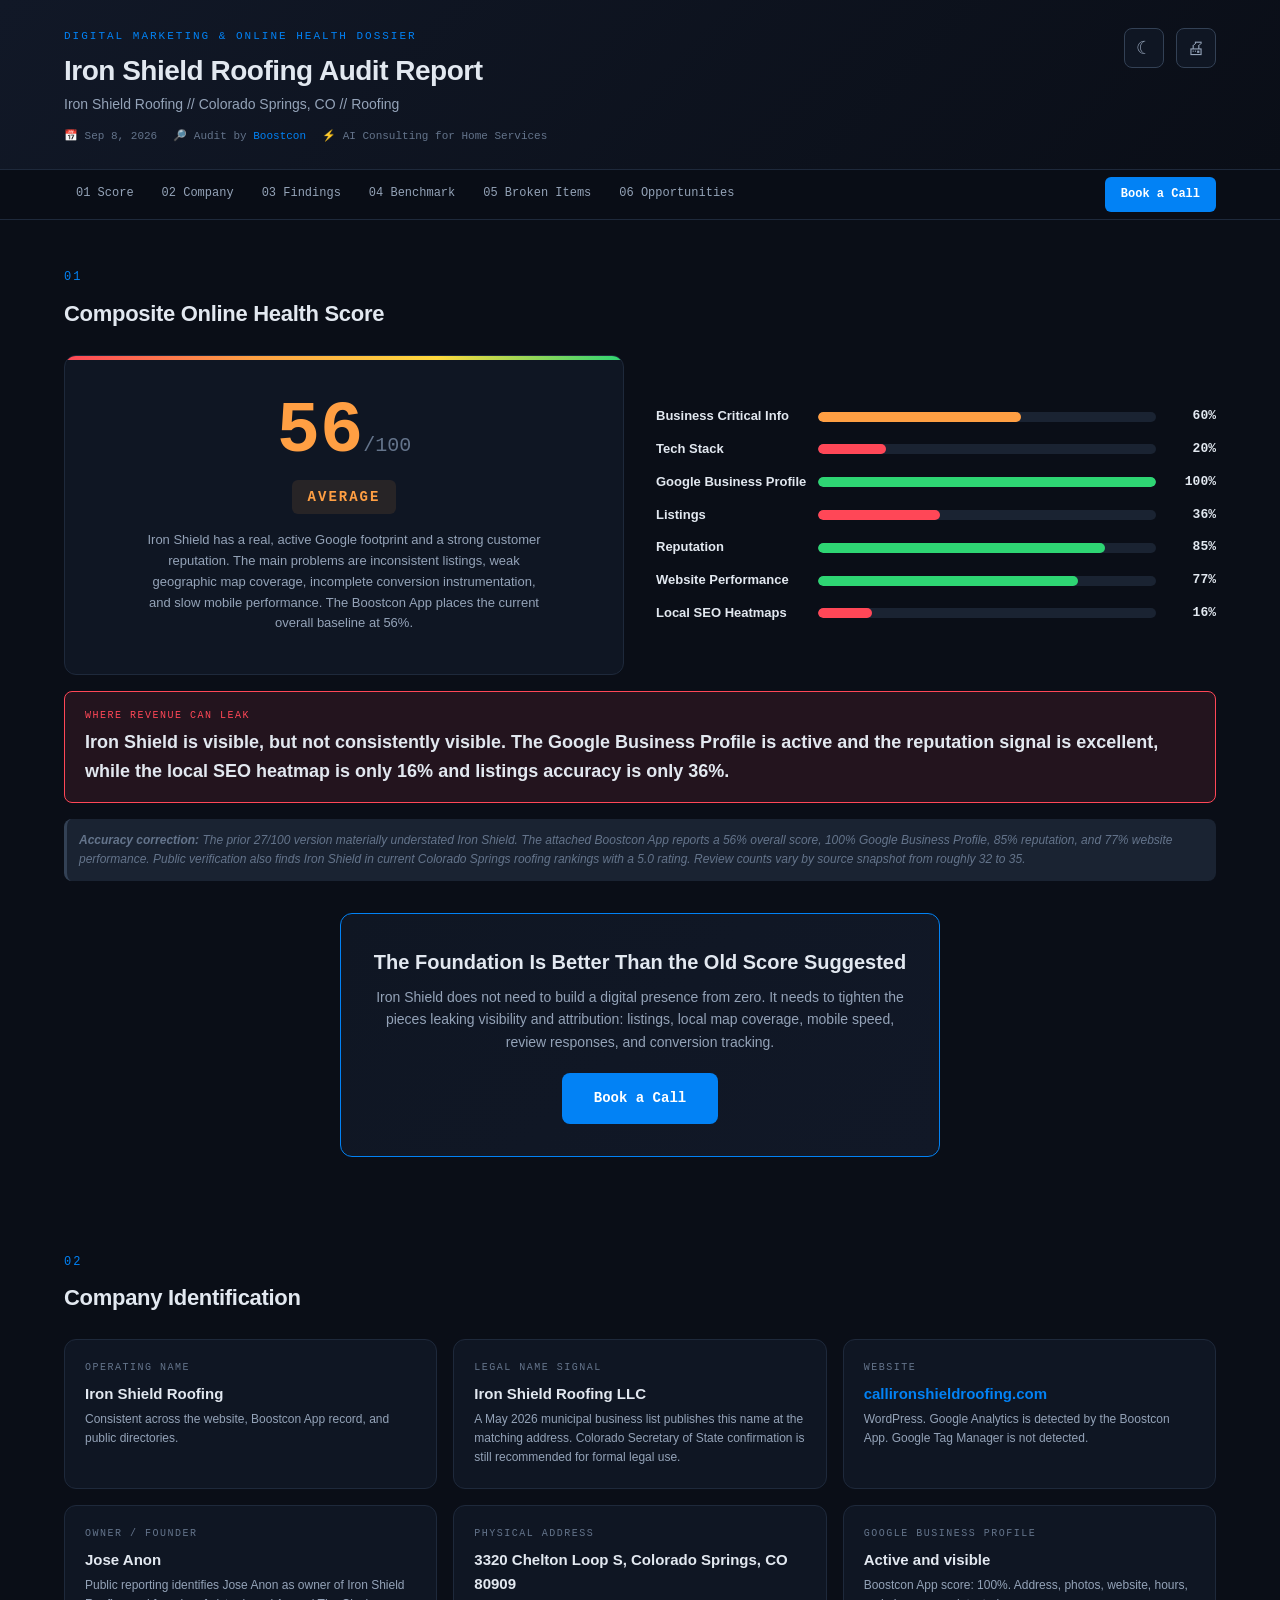
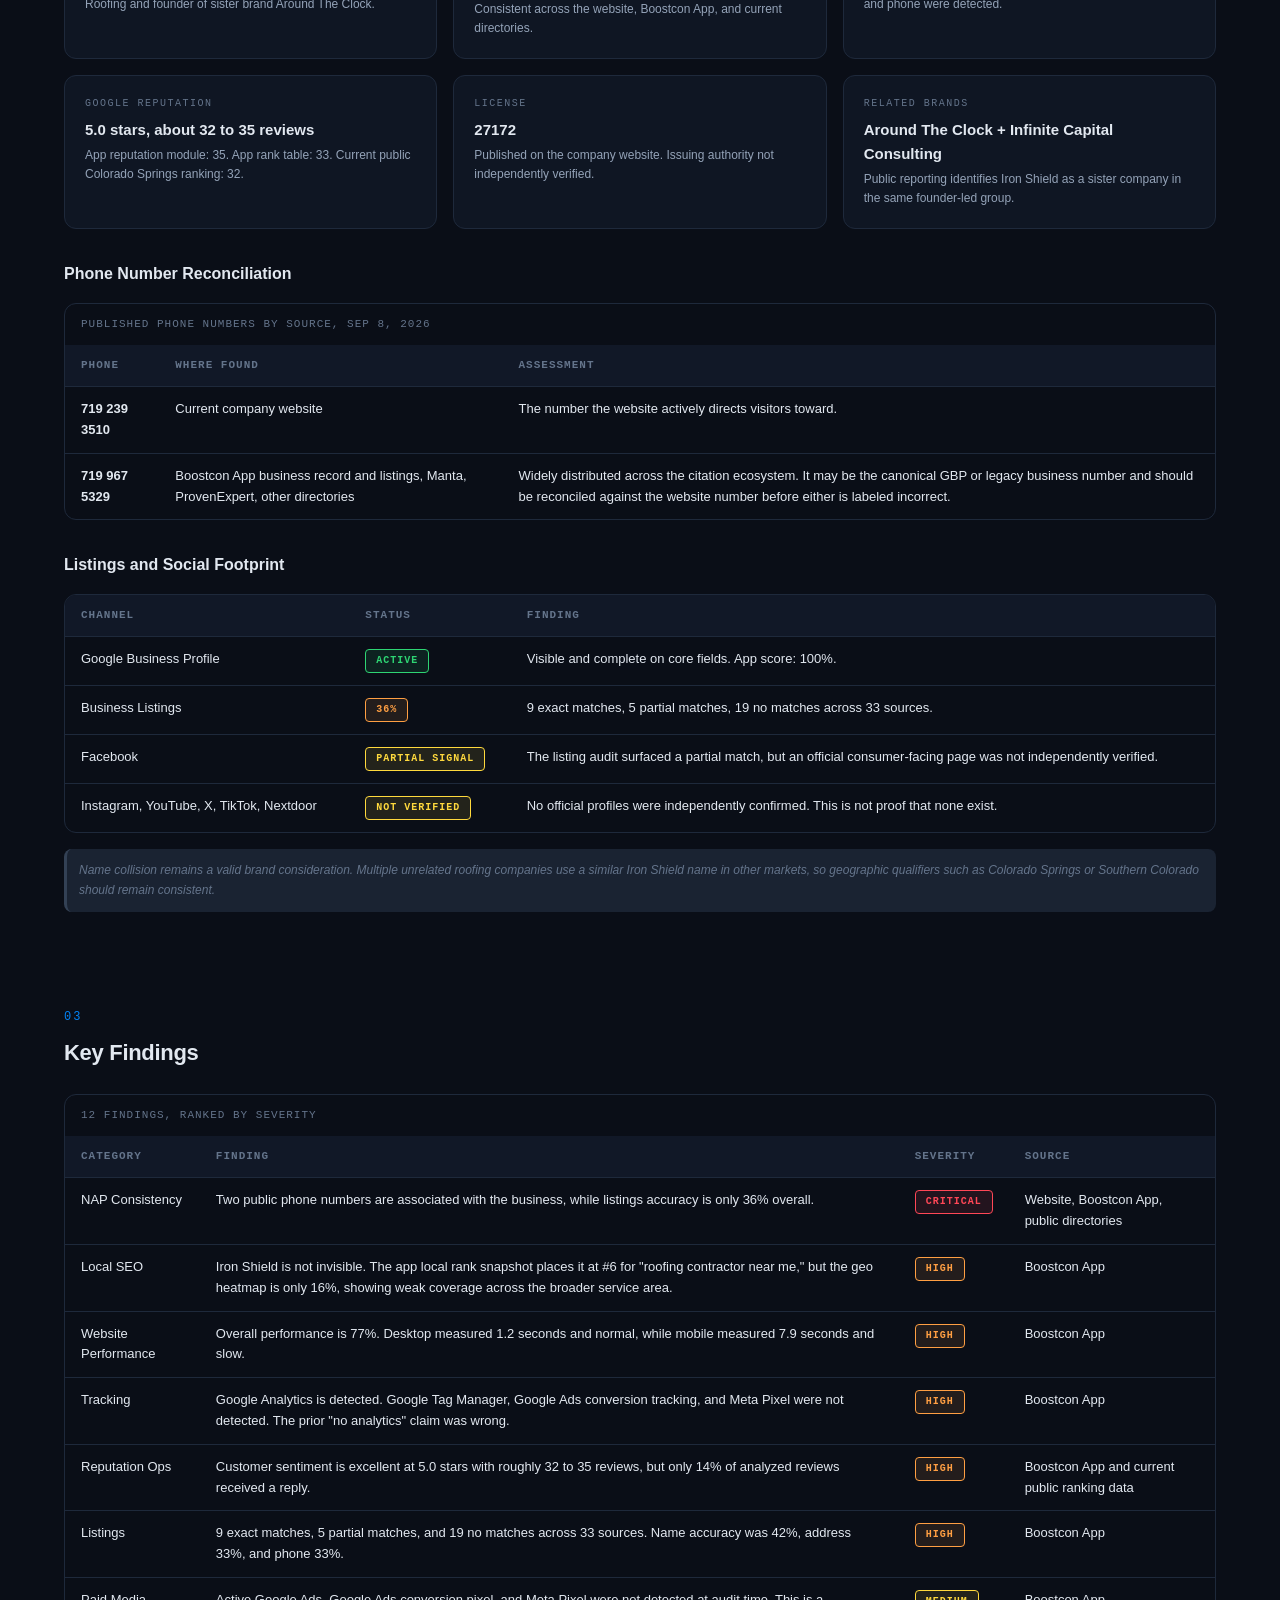
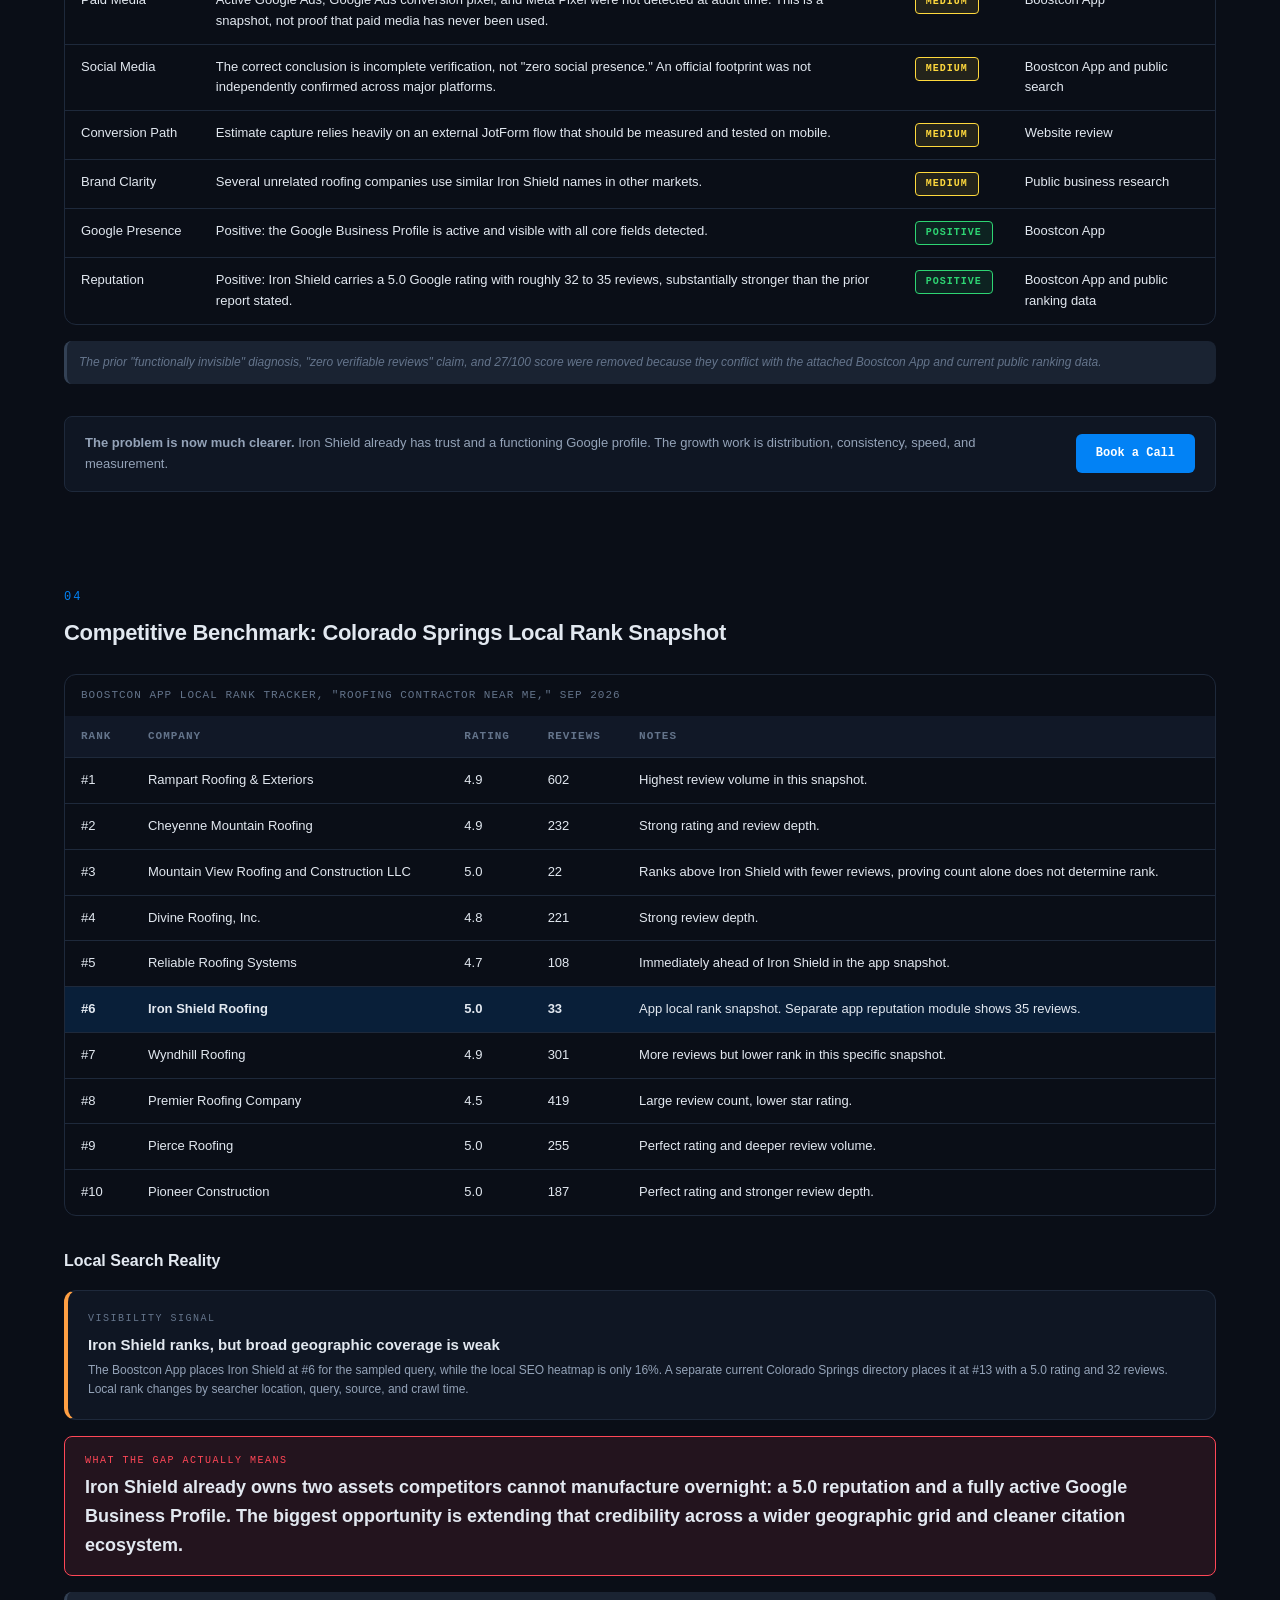
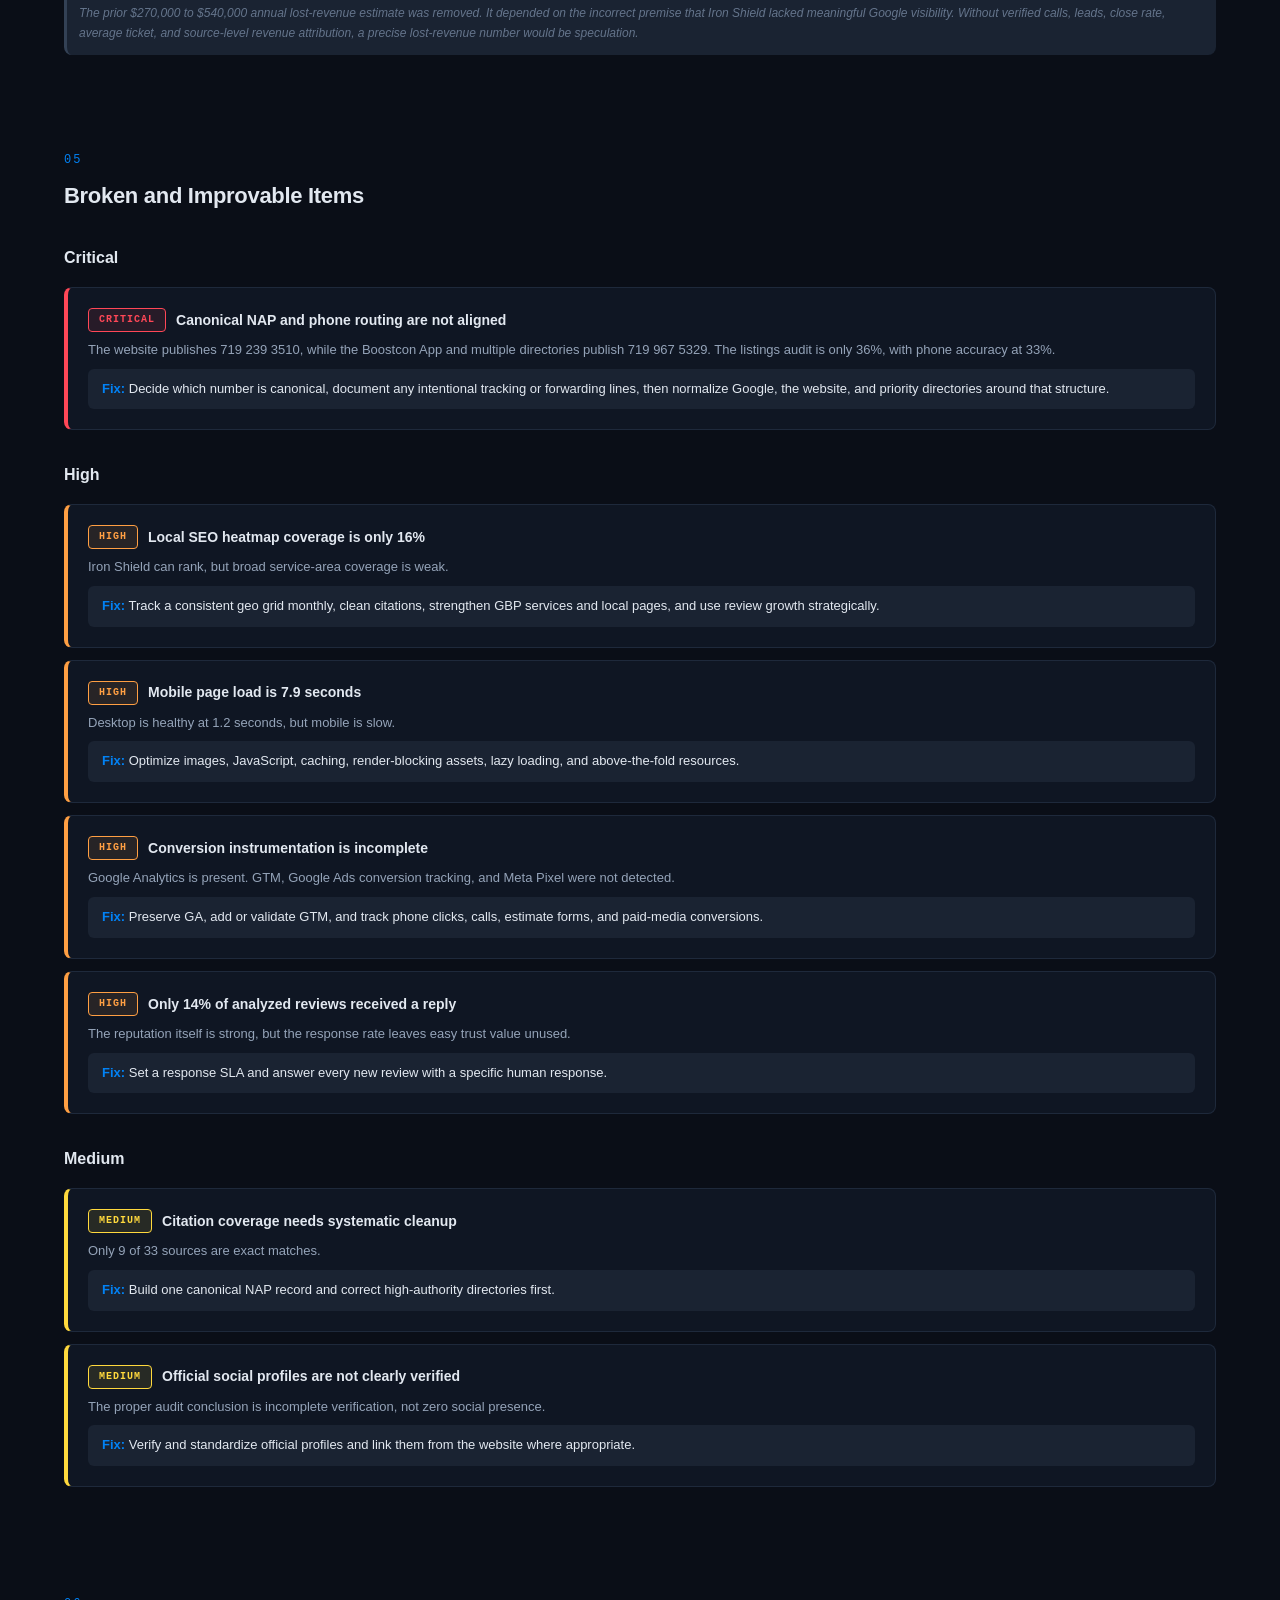
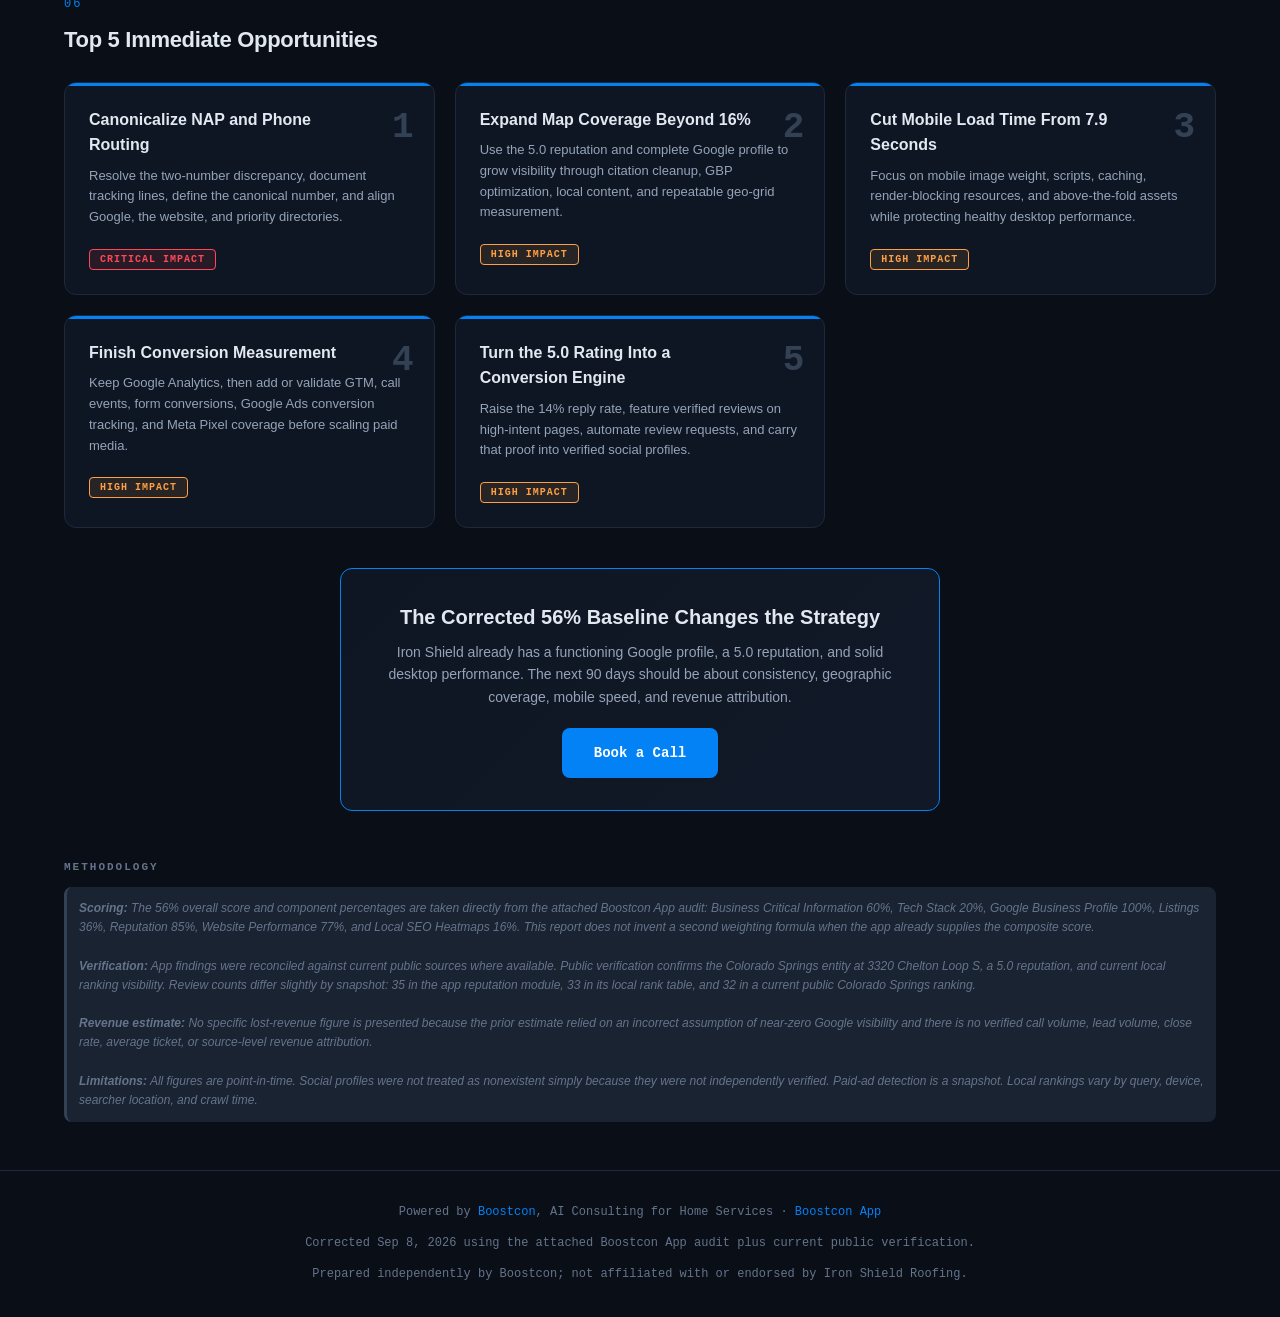
<file: ironshield/index.html>
<!DOCTYPE html>
<html lang="en" data-theme="dark">
<head>
<meta charset="UTF-8">
<meta name="viewport" content="width=device-width, initial-scale=1.0">
<title>Iron Shield Roofing Digital Marketing Audit | Boostcon</title>
<meta name="description" content="Independent digital marketing and online health audit of Iron Shield Roofing in Colorado Springs, CO.">
<meta name="author" content="Boostcon">
<meta name="robots" content="noindex, nofollow">
<meta name="theme-color" content="#0a0e17">
<style>
*,*::before,*::after{box-sizing:border-box;margin:0;padding:0}:root{--mono:'SF Mono','Fira Code','Roboto Mono',ui-monospace,monospace;--sans:-apple-system,BlinkMacSystemFont,'Segoe UI',Helvetica,Arial,sans-serif;--radius:12px;--transition:.3s cubic-bezier(.4,0,.2,1)}
[data-theme="dark"]{--bg:#0a0e17;--bg2:#111827;--bg3:#1a2332;--text:#e2e8f0;--text2:#94a3b8;--text3:#64748b;--accent:#0282f5;--accent2:#05a7fc;--accent-glow:rgba(2,130,245,.15);--border:#1e293b;--border2:#334155;--card:#0f1623;--card-hover:#162236;--crit:#ff4757;--high:#ff9f43;--med:#ffd93d;--low:#2ed573;--crit-bg:rgba(255,71,87,.1);--high-bg:rgba(255,159,67,.1);--med-bg:rgba(255,217,61,.1);--low-bg:rgba(46,213,115,.1);--score:#ff9f43;--score-bg:rgba(255,159,67,.1);--nav-bg:rgba(10,14,23,.95);--shadow:0 4px 24px rgba(0,0,0,.4)}
[data-theme="light"]{--bg:#f8fafc;--bg2:#fff;--bg3:#f1f5f9;--text:#1e293b;--text2:#64748b;--text3:#94a3b8;--accent:#0284c7;--accent2:#0ea5e9;--accent-glow:rgba(2,132,199,.1);--border:#e2e8f0;--border2:#cbd5e1;--card:#fff;--card-hover:#f8fafc;--crit:#e11d48;--high:#ea580c;--med:#ca8a04;--low:#16a34a;--crit-bg:rgba(225,29,72,.08);--high-bg:rgba(234,88,12,.08);--med-bg:rgba(202,138,4,.08);--low-bg:rgba(22,163,74,.08);--score:#ea580c;--score-bg:rgba(234,88,12,.08);--nav-bg:rgba(248,250,252,.95);--shadow:0 4px 24px rgba(0,0,0,.08)}
html{scroll-behavior:smooth;scroll-padding-top:70px}body{font-family:var(--sans);background:var(--bg);color:var(--text);line-height:1.6;transition:background var(--transition),color var(--transition)}a{color:var(--accent);text-decoration:none}a:hover{text-decoration:underline}.header{background:linear-gradient(135deg,var(--bg2),var(--bg));border-bottom:1px solid var(--border)}.header-inner{max-width:1200px;margin:auto;padding:28px 24px 0;display:flex;justify-content:space-between;align-items:flex-start;gap:20px}.header-left{flex:1}.header-tag{font-family:var(--mono);font-size:11px;color:var(--accent);letter-spacing:2px;text-transform:uppercase;margin-bottom:8px}.header-title{font-size:28px;font-weight:700;letter-spacing:-.5px;line-height:1.2}.header-sub{font-size:14px;color:var(--text2);margin-top:6px}.header-right{display:flex;gap:12px}.icon-btn{background:var(--card);border:1px solid var(--border2);border-radius:8px;width:40px;height:40px;display:flex;align-items:center;justify-content:center;cursor:pointer;color:var(--text2);font-size:18px}.header-meta{max-width:1200px;margin:auto;padding:12px 24px 24px;font-family:var(--mono);font-size:11px;color:var(--text3);display:flex;gap:16px;flex-wrap:wrap}.nav{position:sticky;top:0;z-index:100;background:var(--nav-bg);backdrop-filter:blur(12px);border-bottom:1px solid var(--border)}.nav-inner{max-width:1200px;margin:auto;display:flex;align-items:center;gap:4px;padding:0 24px;overflow-x:auto}.nav-link{font-family:var(--mono);font-size:12px;color:var(--text2);padding:14px 12px;white-space:nowrap;border-bottom:2px solid transparent}.nav-link:hover,.nav-link.active{color:var(--accent);text-decoration:none;border-bottom-color:var(--accent)}.nav-cta{margin-left:auto;background:var(--accent);color:#fff;font-family:var(--mono);font-size:12px;font-weight:700;padding:8px 16px;border-radius:6px;white-space:nowrap}.section{max-width:1200px;margin:auto;padding:48px 24px}.section-num{font-family:var(--mono);font-size:12px;color:var(--accent);letter-spacing:2px;text-transform:uppercase;margin-bottom:8px}.section-title{font-size:22px;font-weight:700;margin-bottom:24px;letter-spacing:-.3px}.sub-title{font-size:16px;font-weight:700;margin:32px 0 16px}.score-wrap{display:grid;grid-template-columns:1fr 1fr;gap:32px;align-items:center}.score-big{display:flex;flex-direction:column;align-items:center;justify-content:center;text-align:center;background:var(--card);border:1px solid var(--border);border-radius:var(--radius);padding:40px 24px;position:relative;overflow:hidden}.score-big::before{content:'';position:absolute;top:0;left:0;right:0;height:4px;background:linear-gradient(90deg,var(--crit),var(--high),var(--med),var(--low))}.score-number{font-family:var(--mono);font-size:72px;font-weight:800;line-height:1;color:var(--score)}.score-out-of{font-family:var(--mono);font-size:20px;color:var(--text3)}.score-verdict{font-family:var(--mono);font-size:14px;font-weight:700;text-transform:uppercase;letter-spacing:2px;color:var(--score);margin-top:12px;padding:6px 16px;background:var(--score-bg);border-radius:6px}.score-desc{font-size:13px;color:var(--text2);margin-top:16px;max-width:400px}.score-breakdown{display:flex;flex-direction:column;gap:12px}.score-row{display:flex;align-items:center;gap:12px}.score-label{font-size:13px;font-weight:600;min-width:150px}.score-bar-wrap{flex:1;height:10px;background:var(--bg3);border-radius:5px;overflow:hidden}.score-bar{height:100%;border-radius:5px}.tier-good{background:var(--low)}.tier-warn{background:var(--high)}.tier-bad{background:var(--crit)}.score-val{font-family:var(--mono);font-size:13px;font-weight:700;min-width:48px;text-align:right}.cards-grid{display:grid;grid-template-columns:repeat(auto-fill,minmax(280px,1fr));gap:16px}.data-card{background:var(--card);border:1px solid var(--border);border-radius:var(--radius);padding:20px}.data-card-label{font-family:var(--mono);font-size:10px;color:var(--text3);text-transform:uppercase;letter-spacing:1.5px;margin-bottom:6px}.data-card-value{font-size:15px;font-weight:600}.data-card-sub{font-size:12px;color:var(--text2);margin-top:4px}.table-wrap{overflow-x:auto;border-radius:var(--radius);border:1px solid var(--border)}table{width:100%;border-collapse:collapse;font-size:13px}caption{text-align:left;font-family:var(--mono);font-size:11px;color:var(--text3);padding:12px 16px 11px;text-transform:uppercase;letter-spacing:1px}th{background:var(--bg2);font-family:var(--mono);font-size:11px;text-transform:uppercase;letter-spacing:1px;color:var(--text3);text-align:left;padding:12px 16px;border-bottom:1px solid var(--border)}td{padding:12px 16px;border-bottom:1px solid var(--border);vertical-align:top}tbody tr:last-child td{border-bottom:none}tr.row-subject td{background:var(--accent-glow)}.badge{font-family:var(--mono);font-size:10px;font-weight:700;text-transform:uppercase;letter-spacing:1px;padding:3px 10px;border-radius:4px;display:inline-block}.badge-crit{background:var(--crit-bg);color:var(--crit);border:1px solid var(--crit)}.badge-high{background:var(--high-bg);color:var(--high);border:1px solid var(--high)}.badge-med{background:var(--med-bg);color:var(--med);border:1px solid var(--med)}.badge-low{background:var(--low-bg);color:var(--low);border:1px solid var(--low)}.finding-item{background:var(--card);border:1px solid var(--border);border-left:4px solid var(--border2);border-radius:8px;padding:20px;margin-bottom:12px}.finding-item.crit{border-left-color:var(--crit)}.finding-item.high{border-left-color:var(--high)}.finding-item.med{border-left-color:var(--med)}.finding-head{display:flex;align-items:center;gap:10px;margin-bottom:8px;flex-wrap:wrap}.finding-title{font-weight:600;font-size:14px}.finding-detail{font-size:13px;color:var(--text2);margin-bottom:8px}.finding-fix{font-size:13px;background:var(--bg3);border-radius:6px;padding:10px 14px;margin-top:8px}.finding-fix strong{color:var(--accent)}.finding-src{font-family:var(--mono);font-size:10px;color:var(--text3);margin-top:6px}.opp-grid{display:grid;grid-template-columns:repeat(auto-fill,minmax(340px,1fr));gap:20px}.opp-card{background:var(--card);border:1px solid var(--border);border-radius:var(--radius);padding:24px;position:relative;overflow:hidden}.opp-card::before{content:'';position:absolute;top:0;left:0;right:0;height:3px;background:var(--accent)}.opp-rank{position:absolute;top:16px;right:20px;font-family:var(--mono);font-size:36px;font-weight:800;color:var(--border2)}.opp-title{font-size:16px;font-weight:700;margin-bottom:8px;padding-right:48px}.opp-desc{font-size:13px;color:var(--text2);margin-bottom:16px}.opp-tag{font-family:var(--mono);font-size:10px;font-weight:700;text-transform:uppercase;letter-spacing:1px;padding:4px 10px;border-radius:4px}.cost-stat{background:var(--crit-bg);border:1px solid var(--crit);border-radius:8px;padding:16px 20px;margin:16px 0}.cost-stat-label{font-family:var(--mono);font-size:10px;color:var(--crit);text-transform:uppercase;letter-spacing:1.5px;margin-bottom:4px}.cost-stat-value{font-size:18px;font-weight:700}.note{font-size:12px;color:var(--text3);font-style:italic;margin-top:16px;padding:12px;background:var(--bg3);border-radius:8px;border-left:3px solid var(--border2)}.cta-large{background:linear-gradient(135deg,var(--card),var(--bg2));border:1px solid var(--accent);border-radius:var(--radius);padding:32px;margin:auto;max-width:600px;text-align:center}.cta-title{font-size:20px;font-weight:700;margin-bottom:8px}.cta-desc{font-size:14px;color:var(--text2);margin-bottom:20px}.cta-btn{display:inline-block;background:var(--accent);color:#fff;font-family:var(--mono);font-size:14px;font-weight:700;padding:14px 32px;border-radius:8px}.cta-small{background:var(--card);border:1px solid var(--border);border-radius:8px;padding:16px 20px;margin-top:32px;display:flex;align-items:center;justify-content:space-between;gap:16px}.cta-small-text{font-size:13px;color:var(--text2);flex:1}.cta-small-btn{font-family:var(--mono);font-size:12px;font-weight:700;background:var(--accent);color:#fff;padding:10px 20px;border-radius:6px}.methodology-wrap{max-width:1200px;margin:auto;padding:0 24px 48px}.methodology-label{font-family:var(--mono);font-size:11px;color:var(--text3);letter-spacing:2px;text-transform:uppercase;margin-bottom:10px}.footer{border-top:1px solid var(--border);padding:32px 24px;text-align:center}.footer-text{font-family:var(--mono);font-size:12px;color:var(--text3);max-width:1000px;margin:auto}
@media(max-width:768px){.score-wrap{grid-template-columns:1fr}.header-title{font-size:24px}.score-number{font-size:56px}.cta-small{flex-direction:column;text-align:center}}@media print{.nav,.icon-btn{display:none!important}}
</style>
</head>
<body>
<header class="header"><div class="header-inner"><div class="header-left"><p class="header-tag">Digital Marketing &amp; Online Health Dossier</p><h1 class="header-title">Iron Shield Roofing Audit Report</h1><p class="header-sub">Iron Shield Roofing // Colorado Springs, CO // Roofing</p></div><div class="header-right"><button class="icon-btn" id="themeToggle" type="button" aria-label="Toggle theme">☾</button><button class="icon-btn" id="printBtn" type="button" aria-label="Print report">🖨</button></div></div><div class="header-meta"><span>📅 Sep 8, 2026</span><span>🔎 Audit by <a href="https://boostconhq.com" target="_blank" rel="noopener">Boostcon</a></span><span>⚡ AI Consulting for Home Services</span></div></header>
<nav class="nav"><div class="nav-inner"><a href="#score" class="nav-link">01 Score</a><a href="#company" class="nav-link">02 Company</a><a href="#findings" class="nav-link">03 Findings</a><a href="#benchmark" class="nav-link">04 Benchmark</a><a href="#broken" class="nav-link">05 Broken Items</a><a href="#opportunities" class="nav-link">06 Opportunities</a><a href="https://www.boostconhq.com/book?utm_source=audit_report&amp;utm_medium=web&amp;utm_campaign=ironshield" class="nav-cta" target="_blank" rel="noopener">Book a Call</a></div></nav>
<main>
<section class="section" id="score"><p class="section-num">01</p><h2 class="section-title">Composite Online Health Score</h2><div class="score-wrap"><div class="score-big"><div aria-label="Composite online health score: 56 out of 100"><span class="score-number">56</span><span class="score-out-of">/100</span></div><p class="score-verdict">Average</p><p class="score-desc">Iron Shield has a real, active Google footprint and a strong customer reputation. The main problems are inconsistent listings, weak geographic map coverage, incomplete conversion instrumentation, and slow mobile performance. The Boostcon App places the current overall baseline at 56%.</p></div><div class="score-breakdown"><div class="score-row"><span class="score-label">Business Critical Info</span><div class="score-bar-wrap"><div class="score-bar tier-warn" style="width:60%"></div></div><span class="score-val">60%</span></div><div class="score-row"><span class="score-label">Tech Stack</span><div class="score-bar-wrap"><div class="score-bar tier-bad" style="width:20%"></div></div><span class="score-val">20%</span></div><div class="score-row"><span class="score-label">Google Business Profile</span><div class="score-bar-wrap"><div class="score-bar tier-good" style="width:100%"></div></div><span class="score-val">100%</span></div><div class="score-row"><span class="score-label">Listings</span><div class="score-bar-wrap"><div class="score-bar tier-bad" style="width:36%"></div></div><span class="score-val">36%</span></div><div class="score-row"><span class="score-label">Reputation</span><div class="score-bar-wrap"><div class="score-bar tier-good" style="width:85%"></div></div><span class="score-val">85%</span></div><div class="score-row"><span class="score-label">Website Performance</span><div class="score-bar-wrap"><div class="score-bar tier-good" style="width:77%"></div></div><span class="score-val">77%</span></div><div class="score-row"><span class="score-label">Local SEO Heatmaps</span><div class="score-bar-wrap"><div class="score-bar tier-bad" style="width:16%"></div></div><span class="score-val">16%</span></div></div></div><div class="cost-stat"><p class="cost-stat-label">Where Revenue Can Leak</p><p class="cost-stat-value">Iron Shield is visible, but not consistently visible. The Google Business Profile is active and the reputation signal is excellent, while the local SEO heatmap is only <strong>16%</strong> and listings accuracy is only <strong>36%</strong>.</p></div><p class="note"><strong>Accuracy correction:</strong> The prior 27/100 version materially understated Iron Shield. The attached Boostcon App reports a 56% overall score, 100% Google Business Profile, 85% reputation, and 77% website performance. Public verification also finds Iron Shield in current Colorado Springs roofing rankings with a 5.0 rating. Review counts vary by source snapshot from roughly 32 to 35.</p><div class="cta-large" style="margin-top:32px"><p class="cta-title">The Foundation Is Better Than the Old Score Suggested</p><p class="cta-desc">Iron Shield does not need to build a digital presence from zero. It needs to tighten the pieces leaking visibility and attribution: listings, local map coverage, mobile speed, review responses, and conversion tracking.</p><a class="cta-btn" href="https://www.boostconhq.com/book?utm_source=audit_report&amp;utm_medium=web&amp;utm_campaign=ironshield" target="_blank" rel="noopener">Book a Call</a></div></section>
<section class="section" id="company"><p class="section-num">02</p><h2 class="section-title">Company Identification</h2><div class="cards-grid"><div class="data-card"><p class="data-card-label">Operating Name</p><p class="data-card-value">Iron Shield Roofing</p><p class="data-card-sub">Consistent across the website, Boostcon App record, and public directories.</p></div><div class="data-card"><p class="data-card-label">Legal Name Signal</p><p class="data-card-value">Iron Shield Roofing LLC</p><p class="data-card-sub">A May 2026 municipal business list publishes this name at the matching address. Colorado Secretary of State confirmation is still recommended for formal legal use.</p></div><div class="data-card"><p class="data-card-label">Website</p><p class="data-card-value"><a href="https://callironshieldroofing.com" target="_blank" rel="noopener">callironshieldroofing.com</a></p><p class="data-card-sub">WordPress. Google Analytics is detected by the Boostcon App. Google Tag Manager is not detected.</p></div><div class="data-card"><p class="data-card-label">Owner / Founder</p><p class="data-card-value">Jose Anon</p><p class="data-card-sub">Public reporting identifies Jose Anon as owner of Iron Shield Roofing and founder of sister brand Around The Clock.</p></div><div class="data-card"><p class="data-card-label">Physical Address</p><p class="data-card-value">3320 Chelton Loop S, Colorado Springs, CO 80909</p><p class="data-card-sub">Consistent across the website, Boostcon App, and current directories.</p></div><div class="data-card"><p class="data-card-label">Google Business Profile</p><p class="data-card-value">Active and visible</p><p class="data-card-sub">Boostcon App score: 100%. Address, photos, website, hours, and phone were detected.</p></div><div class="data-card"><p class="data-card-label">Google Reputation</p><p class="data-card-value">5.0 stars, about 32 to 35 reviews</p><p class="data-card-sub">App reputation module: 35. App rank table: 33. Current public Colorado Springs ranking: 32.</p></div><div class="data-card"><p class="data-card-label">License</p><p class="data-card-value">27172</p><p class="data-card-sub">Published on the company website. Issuing authority not independently verified.</p></div><div class="data-card"><p class="data-card-label">Related Brands</p><p class="data-card-value">Around The Clock + Infinite Capital Consulting</p><p class="data-card-sub">Public reporting identifies Iron Shield as a sister company in the same founder-led group.</p></div></div><h3 class="sub-title">Phone Number Reconciliation</h3><div class="table-wrap"><table><caption>Published phone numbers by source, Sep 8, 2026</caption><thead><tr><th>Phone</th><th>Where Found</th><th>Assessment</th></tr></thead><tbody><tr><td><strong>719 239 3510</strong></td><td>Current company website</td><td>The number the website actively directs visitors toward.</td></tr><tr><td><strong>719 967 5329</strong></td><td>Boostcon App business record and listings, Manta, ProvenExpert, other directories</td><td>Widely distributed across the citation ecosystem. It may be the canonical GBP or legacy business number and should be reconciled against the website number before either is labeled incorrect.</td></tr></tbody></table></div><h3 class="sub-title">Listings and Social Footprint</h3><div class="table-wrap"><table><thead><tr><th>Channel</th><th>Status</th><th>Finding</th></tr></thead><tbody><tr><td>Google Business Profile</td><td><span class="badge badge-low">Active</span></td><td>Visible and complete on core fields. App score: 100%.</td></tr><tr><td>Business Listings</td><td><span class="badge badge-high">36%</span></td><td>9 exact matches, 5 partial matches, 19 no matches across 33 sources.</td></tr><tr><td>Facebook</td><td><span class="badge badge-med">Partial signal</span></td><td>The listing audit surfaced a partial match, but an official consumer-facing page was not independently verified.</td></tr><tr><td>Instagram, YouTube, X, TikTok, Nextdoor</td><td><span class="badge badge-med">Not verified</span></td><td>No official profiles were independently confirmed. This is not proof that none exist.</td></tr></tbody></table></div><p class="note">Name collision remains a valid brand consideration. Multiple unrelated roofing companies use a similar Iron Shield name in other markets, so geographic qualifiers such as Colorado Springs or Southern Colorado should remain consistent.</p></section>
<section class="section" id="findings"><p class="section-num">03</p><h2 class="section-title">Key Findings</h2><div class="table-wrap"><table><caption>12 findings, ranked by severity</caption><thead><tr><th>Category</th><th>Finding</th><th>Severity</th><th>Source</th></tr></thead><tbody><tr><td>NAP Consistency</td><td>Two public phone numbers are associated with the business, while listings accuracy is only 36% overall.</td><td><span class="badge badge-crit">Critical</span></td><td>Website, Boostcon App, public directories</td></tr><tr><td>Local SEO</td><td>Iron Shield is not invisible. The app local rank snapshot places it at #6 for "roofing contractor near me," but the geo heatmap is only 16%, showing weak coverage across the broader service area.</td><td><span class="badge badge-high">High</span></td><td>Boostcon App</td></tr><tr><td>Website Performance</td><td>Overall performance is 77%. Desktop measured 1.2 seconds and normal, while mobile measured 7.9 seconds and slow.</td><td><span class="badge badge-high">High</span></td><td>Boostcon App</td></tr><tr><td>Tracking</td><td>Google Analytics is detected. Google Tag Manager, Google Ads conversion tracking, and Meta Pixel were not detected. The prior "no analytics" claim was wrong.</td><td><span class="badge badge-high">High</span></td><td>Boostcon App</td></tr><tr><td>Reputation Ops</td><td>Customer sentiment is excellent at 5.0 stars with roughly 32 to 35 reviews, but only 14% of analyzed reviews received a reply.</td><td><span class="badge badge-high">High</span></td><td>Boostcon App and current public ranking data</td></tr><tr><td>Listings</td><td>9 exact matches, 5 partial matches, and 19 no matches across 33 sources. Name accuracy was 42%, address 33%, and phone 33%.</td><td><span class="badge badge-high">High</span></td><td>Boostcon App</td></tr><tr><td>Paid Media</td><td>Active Google Ads, Google Ads conversion pixel, and Meta Pixel were not detected at audit time. This is a snapshot, not proof that paid media has never been used.</td><td><span class="badge badge-med">Medium</span></td><td>Boostcon App</td></tr><tr><td>Social Media</td><td>The correct conclusion is incomplete verification, not "zero social presence." An official footprint was not independently confirmed across major platforms.</td><td><span class="badge badge-med">Medium</span></td><td>Boostcon App and public search</td></tr><tr><td>Conversion Path</td><td>Estimate capture relies heavily on an external JotForm flow that should be measured and tested on mobile.</td><td><span class="badge badge-med">Medium</span></td><td>Website review</td></tr><tr><td>Brand Clarity</td><td>Several unrelated roofing companies use similar Iron Shield names in other markets.</td><td><span class="badge badge-med">Medium</span></td><td>Public business research</td></tr><tr><td>Google Presence</td><td>Positive: the Google Business Profile is active and visible with all core fields detected.</td><td><span class="badge badge-low">Positive</span></td><td>Boostcon App</td></tr><tr><td>Reputation</td><td>Positive: Iron Shield carries a 5.0 Google rating with roughly 32 to 35 reviews, substantially stronger than the prior report stated.</td><td><span class="badge badge-low">Positive</span></td><td>Boostcon App and public ranking data</td></tr></tbody></table></div><p class="note">The prior "functionally invisible" diagnosis, "zero verifiable reviews" claim, and 27/100 score were removed because they conflict with the attached Boostcon App and current public ranking data.</p><div class="cta-small"><div class="cta-small-text"><strong>The problem is now much clearer.</strong> Iron Shield already has trust and a functioning Google profile. The growth work is distribution, consistency, speed, and measurement.</div><a class="cta-small-btn" href="https://www.boostconhq.com/book?utm_source=audit_report&amp;utm_medium=web&amp;utm_campaign=ironshield" target="_blank" rel="noopener">Book a Call</a></div></section>
<section class="section" id="benchmark"><p class="section-num">04</p><h2 class="section-title">Competitive Benchmark: Colorado Springs Local Rank Snapshot</h2><div class="table-wrap"><table><caption>Boostcon App local rank tracker, "roofing contractor near me," Sep 2026</caption><thead><tr><th>Rank</th><th>Company</th><th>Rating</th><th>Reviews</th><th>Notes</th></tr></thead><tbody><tr><td>#1</td><td>Rampart Roofing &amp; Exteriors</td><td>4.9</td><td>602</td><td>Highest review volume in this snapshot.</td></tr><tr><td>#2</td><td>Cheyenne Mountain Roofing</td><td>4.9</td><td>232</td><td>Strong rating and review depth.</td></tr><tr><td>#3</td><td>Mountain View Roofing and Construction LLC</td><td>5.0</td><td>22</td><td>Ranks above Iron Shield with fewer reviews, proving count alone does not determine rank.</td></tr><tr><td>#4</td><td>Divine Roofing, Inc.</td><td>4.8</td><td>221</td><td>Strong review depth.</td></tr><tr><td>#5</td><td>Reliable Roofing Systems</td><td>4.7</td><td>108</td><td>Immediately ahead of Iron Shield in the app snapshot.</td></tr><tr class="row-subject"><td><strong>#6</strong></td><td><strong>Iron Shield Roofing</strong></td><td><strong>5.0</strong></td><td><strong>33</strong></td><td>App local rank snapshot. Separate app reputation module shows 35 reviews.</td></tr><tr><td>#7</td><td>Wyndhill Roofing</td><td>4.9</td><td>301</td><td>More reviews but lower rank in this specific snapshot.</td></tr><tr><td>#8</td><td>Premier Roofing Company</td><td>4.5</td><td>419</td><td>Large review count, lower star rating.</td></tr><tr><td>#9</td><td>Pierce Roofing</td><td>5.0</td><td>255</td><td>Perfect rating and deeper review volume.</td></tr><tr><td>#10</td><td>Pioneer Construction</td><td>5.0</td><td>187</td><td>Perfect rating and stronger review depth.</td></tr></tbody></table></div><h3 class="sub-title">Local Search Reality</h3><div class="data-card" style="border-left:4px solid var(--high)"><p class="data-card-label">Visibility Signal</p><p class="data-card-value">Iron Shield ranks, but broad geographic coverage is weak</p><p class="data-card-sub">The Boostcon App places Iron Shield at #6 for the sampled query, while the local SEO heatmap is only 16%. A separate current Colorado Springs directory places it at #13 with a 5.0 rating and 32 reviews. Local rank changes by searcher location, query, source, and crawl time.</p></div><div class="cost-stat"><p class="cost-stat-label">What the Gap Actually Means</p><p class="cost-stat-value">Iron Shield already owns two assets competitors cannot manufacture overnight: a <strong>5.0 reputation</strong> and a fully active Google Business Profile. The biggest opportunity is extending that credibility across a wider geographic grid and cleaner citation ecosystem.</p></div><p class="note">The prior $270,000 to $540,000 annual lost-revenue estimate was removed. It depended on the incorrect premise that Iron Shield lacked meaningful Google visibility. Without verified calls, leads, close rate, average ticket, and source-level revenue attribution, a precise lost-revenue number would be speculation.</p></section>
<section class="section" id="broken"><p class="section-num">05</p><h2 class="section-title">Broken and Improvable Items</h2><h3 class="sub-title">Critical</h3><div class="finding-item crit"><div class="finding-head"><span class="badge badge-crit">Critical</span><span class="finding-title">Canonical NAP and phone routing are not aligned</span></div><p class="finding-detail">The website publishes 719 239 3510, while the Boostcon App and multiple directories publish 719 967 5329. The listings audit is only 36%, with phone accuracy at 33%.</p><p class="finding-fix"><strong>Fix:</strong> Decide which number is canonical, document any intentional tracking or forwarding lines, then normalize Google, the website, and priority directories around that structure.</p></div><h3 class="sub-title">High</h3><div class="finding-item high"><div class="finding-head"><span class="badge badge-high">High</span><span class="finding-title">Local SEO heatmap coverage is only 16%</span></div><p class="finding-detail">Iron Shield can rank, but broad service-area coverage is weak.</p><p class="finding-fix"><strong>Fix:</strong> Track a consistent geo grid monthly, clean citations, strengthen GBP services and local pages, and use review growth strategically.</p></div><div class="finding-item high"><div class="finding-head"><span class="badge badge-high">High</span><span class="finding-title">Mobile page load is 7.9 seconds</span></div><p class="finding-detail">Desktop is healthy at 1.2 seconds, but mobile is slow.</p><p class="finding-fix"><strong>Fix:</strong> Optimize images, JavaScript, caching, render-blocking assets, lazy loading, and above-the-fold resources.</p></div><div class="finding-item high"><div class="finding-head"><span class="badge badge-high">High</span><span class="finding-title">Conversion instrumentation is incomplete</span></div><p class="finding-detail">Google Analytics is present. GTM, Google Ads conversion tracking, and Meta Pixel were not detected.</p><p class="finding-fix"><strong>Fix:</strong> Preserve GA, add or validate GTM, and track phone clicks, calls, estimate forms, and paid-media conversions.</p></div><div class="finding-item high"><div class="finding-head"><span class="badge badge-high">High</span><span class="finding-title">Only 14% of analyzed reviews received a reply</span></div><p class="finding-detail">The reputation itself is strong, but the response rate leaves easy trust value unused.</p><p class="finding-fix"><strong>Fix:</strong> Set a response SLA and answer every new review with a specific human response.</p></div><h3 class="sub-title">Medium</h3><div class="finding-item med"><div class="finding-head"><span class="badge badge-med">Medium</span><span class="finding-title">Citation coverage needs systematic cleanup</span></div><p class="finding-detail">Only 9 of 33 sources are exact matches.</p><p class="finding-fix"><strong>Fix:</strong> Build one canonical NAP record and correct high-authority directories first.</p></div><div class="finding-item med"><div class="finding-head"><span class="badge badge-med">Medium</span><span class="finding-title">Official social profiles are not clearly verified</span></div><p class="finding-detail">The proper audit conclusion is incomplete verification, not zero social presence.</p><p class="finding-fix"><strong>Fix:</strong> Verify and standardize official profiles and link them from the website where appropriate.</p></div></section>
<section class="section" id="opportunities"><p class="section-num">06</p><h2 class="section-title">Top 5 Immediate Opportunities</h2><div class="opp-grid"><div class="opp-card"><p class="opp-rank">1</p><h3 class="opp-title">Canonicalize NAP and Phone Routing</h3><p class="opp-desc">Resolve the two-number discrepancy, document tracking lines, define the canonical number, and align Google, the website, and priority directories.</p><span class="opp-tag badge-crit">Critical Impact</span></div><div class="opp-card"><p class="opp-rank">2</p><h3 class="opp-title">Expand Map Coverage Beyond 16%</h3><p class="opp-desc">Use the 5.0 reputation and complete Google profile to grow visibility through citation cleanup, GBP optimization, local content, and repeatable geo-grid measurement.</p><span class="opp-tag badge-high">High Impact</span></div><div class="opp-card"><p class="opp-rank">3</p><h3 class="opp-title">Cut Mobile Load Time From 7.9 Seconds</h3><p class="opp-desc">Focus on mobile image weight, scripts, caching, render-blocking resources, and above-the-fold assets while protecting healthy desktop performance.</p><span class="opp-tag badge-high">High Impact</span></div><div class="opp-card"><p class="opp-rank">4</p><h3 class="opp-title">Finish Conversion Measurement</h3><p class="opp-desc">Keep Google Analytics, then add or validate GTM, call events, form conversions, Google Ads conversion tracking, and Meta Pixel coverage before scaling paid media.</p><span class="opp-tag badge-high">High Impact</span></div><div class="opp-card"><p class="opp-rank">5</p><h3 class="opp-title">Turn the 5.0 Rating Into a Conversion Engine</h3><p class="opp-desc">Raise the 14% reply rate, feature verified reviews on high-intent pages, automate review requests, and carry that proof into verified social profiles.</p><span class="opp-tag badge-high">High Impact</span></div></div><div class="cta-large" style="margin-top:40px"><p class="cta-title">The Corrected 56% Baseline Changes the Strategy</p><p class="cta-desc">Iron Shield already has a functioning Google profile, a 5.0 reputation, and solid desktop performance. The next 90 days should be about consistency, geographic coverage, mobile speed, and revenue attribution.</p><a class="cta-btn" href="https://www.boostconhq.com/book?utm_source=audit_report&amp;utm_medium=web&amp;utm_campaign=ironshield" target="_blank" rel="noopener">Book a Call</a></div></section>
<section class="methodology-wrap" id="methodology"><h2 class="methodology-label">Methodology</h2><p class="note" style="margin-top:0"><strong>Scoring:</strong> The 56% overall score and component percentages are taken directly from the attached Boostcon App audit: Business Critical Information 60%, Tech Stack 20%, Google Business Profile 100%, Listings 36%, Reputation 85%, Website Performance 77%, and Local SEO Heatmaps 16%. This report does not invent a second weighting formula when the app already supplies the composite score.<br><br><strong>Verification:</strong> App findings were reconciled against current public sources where available. Public verification confirms the Colorado Springs entity at 3320 Chelton Loop S, a 5.0 reputation, and current local ranking visibility. Review counts differ slightly by snapshot: 35 in the app reputation module, 33 in its local rank table, and 32 in a current public Colorado Springs ranking.<br><br><strong>Revenue estimate:</strong> No specific lost-revenue figure is presented because the prior estimate relied on an incorrect assumption of near-zero Google visibility and there is no verified call volume, lead volume, close rate, average ticket, or source-level revenue attribution.<br><br><strong>Limitations:</strong> All figures are point-in-time. Social profiles were not treated as nonexistent simply because they were not independently verified. Paid-ad detection is a snapshot. Local rankings vary by query, device, searcher location, and crawl time.</p></section>
</main><footer class="footer"><p class="footer-text">Powered by <a href="https://boostconhq.com" target="_blank" rel="noopener">Boostcon</a>, AI Consulting for Home Services · <a href="https://app.boostconhq.com" target="_blank" rel="noopener">Boostcon App</a></p><p class="footer-text" style="margin-top:12px">Corrected Sep 8, 2026 using the attached Boostcon App audit plus current public verification.</p><p class="footer-text" style="margin-top:12px">Prepared independently by Boostcon; not affiliated with or endorsed by Iron Shield Roofing.</p></footer>
<script>(function(){var r=document.documentElement,t=document.getElementById('themeToggle'),p=document.getElementById('printBtn');if(t)t.onclick=function(){var n=r.getAttribute('data-theme')==='dark'?'light':'dark';r.setAttribute('data-theme',n);t.textContent=n==='dark'?'☾':'☀'};if(p)p.onclick=function(){window.print()};var links=document.querySelectorAll('.nav-link'),ids=['score','company','findings','benchmark','broken','opportunities'];function active(){var y=window.scrollY+100,c='';ids.forEach(function(id){var e=document.getElementById(id);if(e&&e.offsetTop<=y)c=id});links.forEach(function(a){a.classList.toggle('active',a.getAttribute('href')==='#'+c)})}window.addEventListener('scroll',active,{passive:true});active()})();</script>
</body></html>
</file>
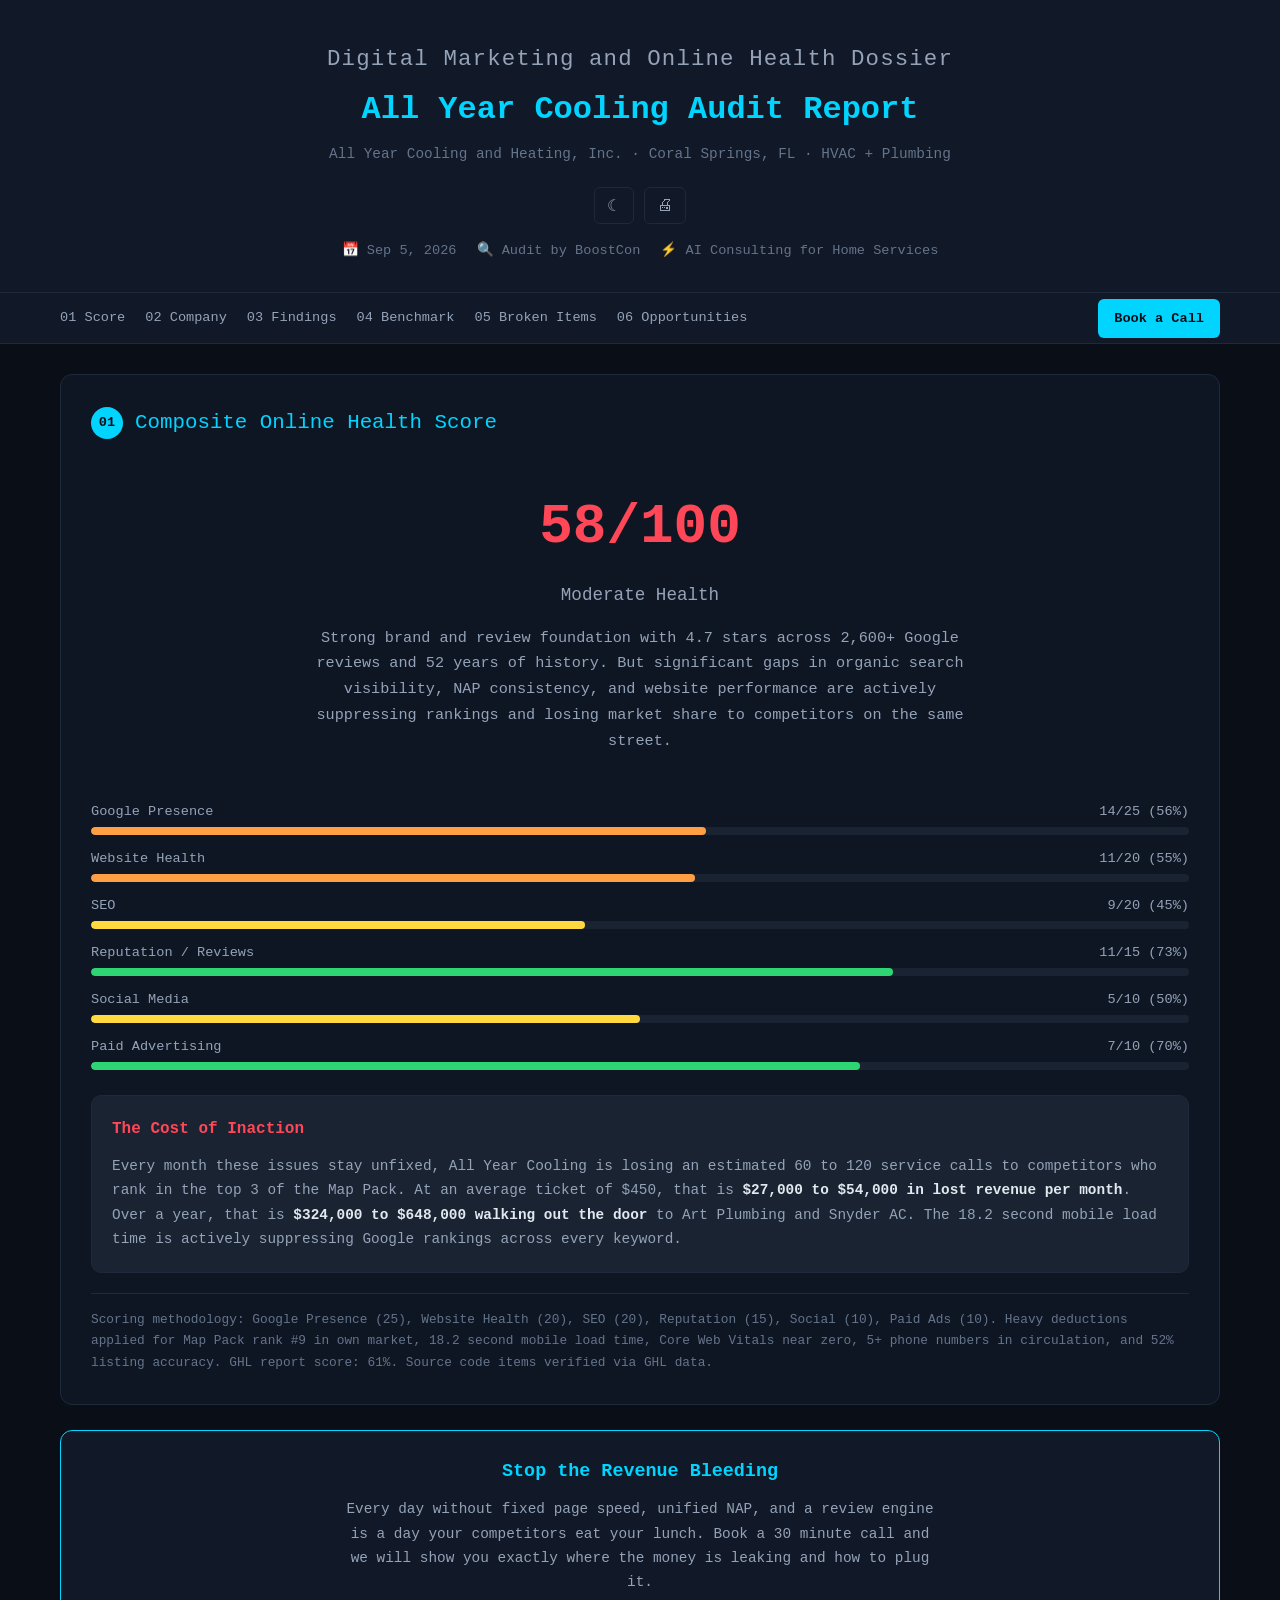
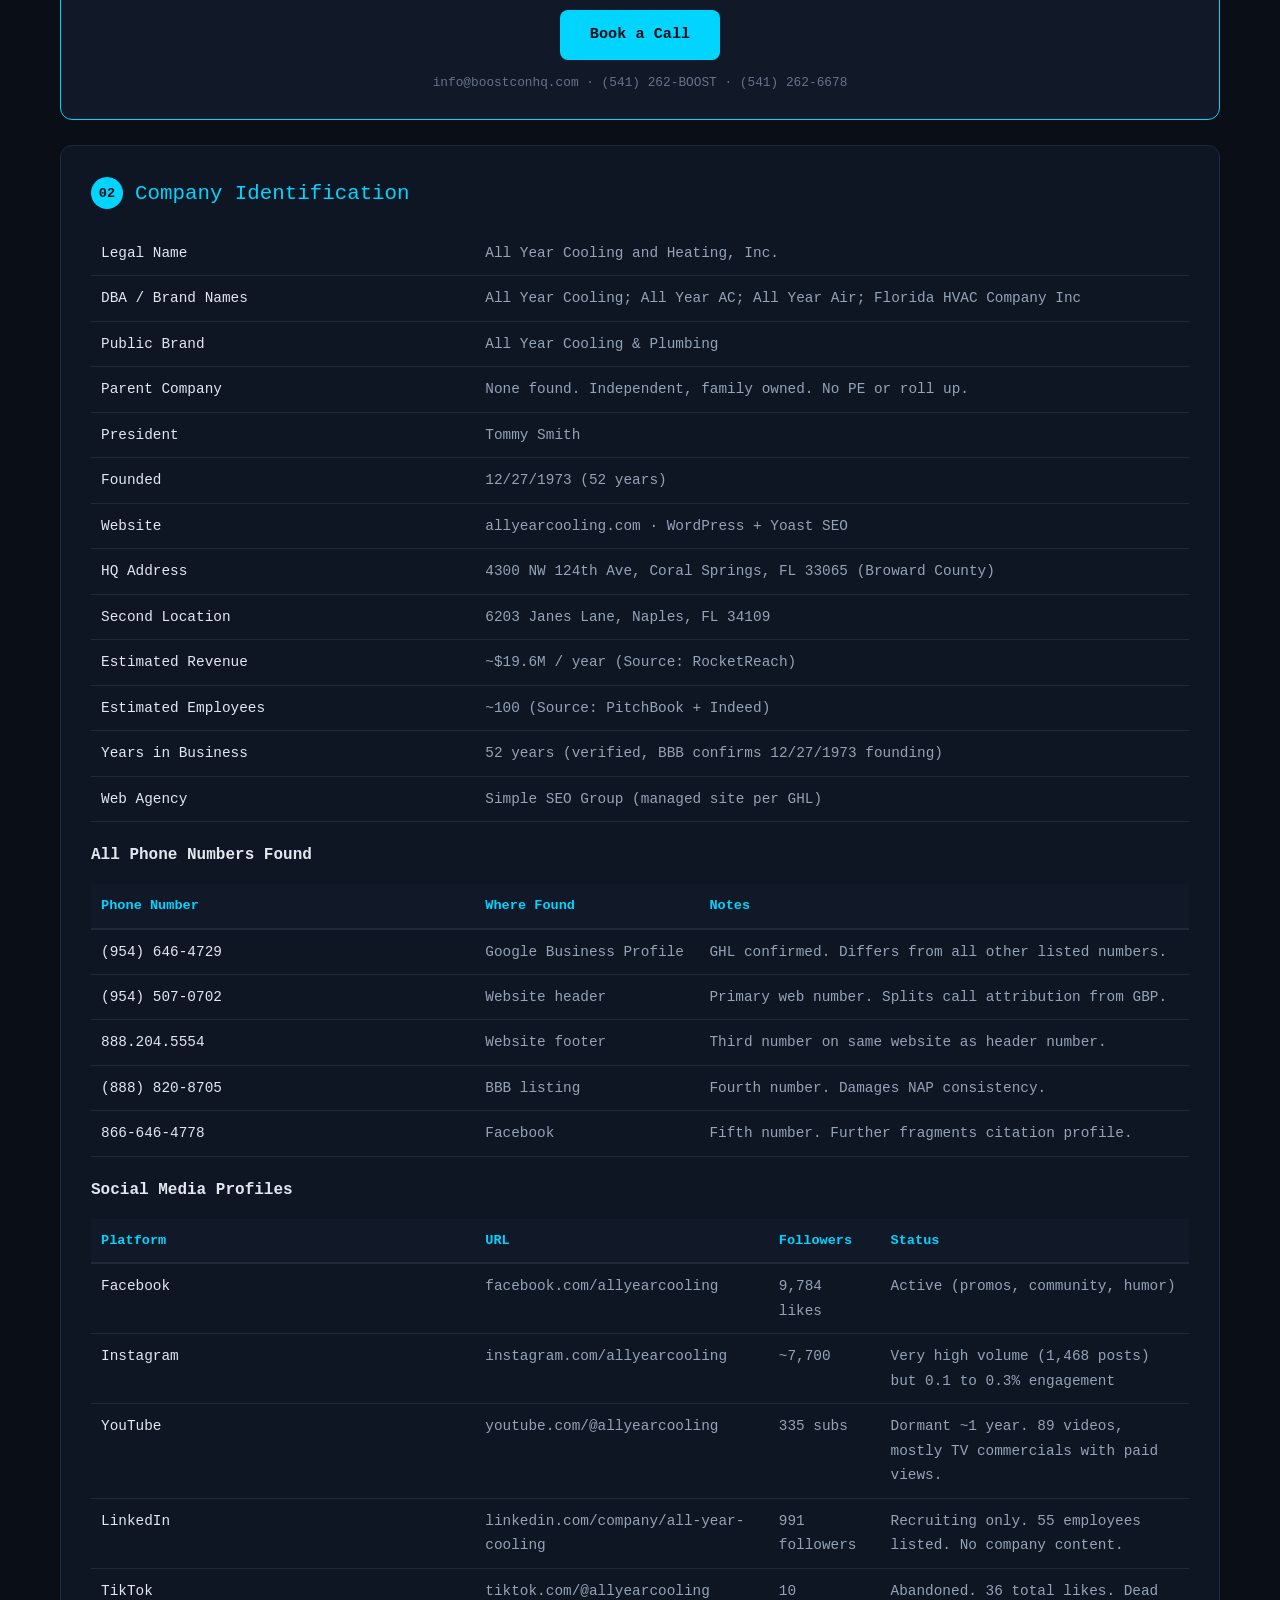
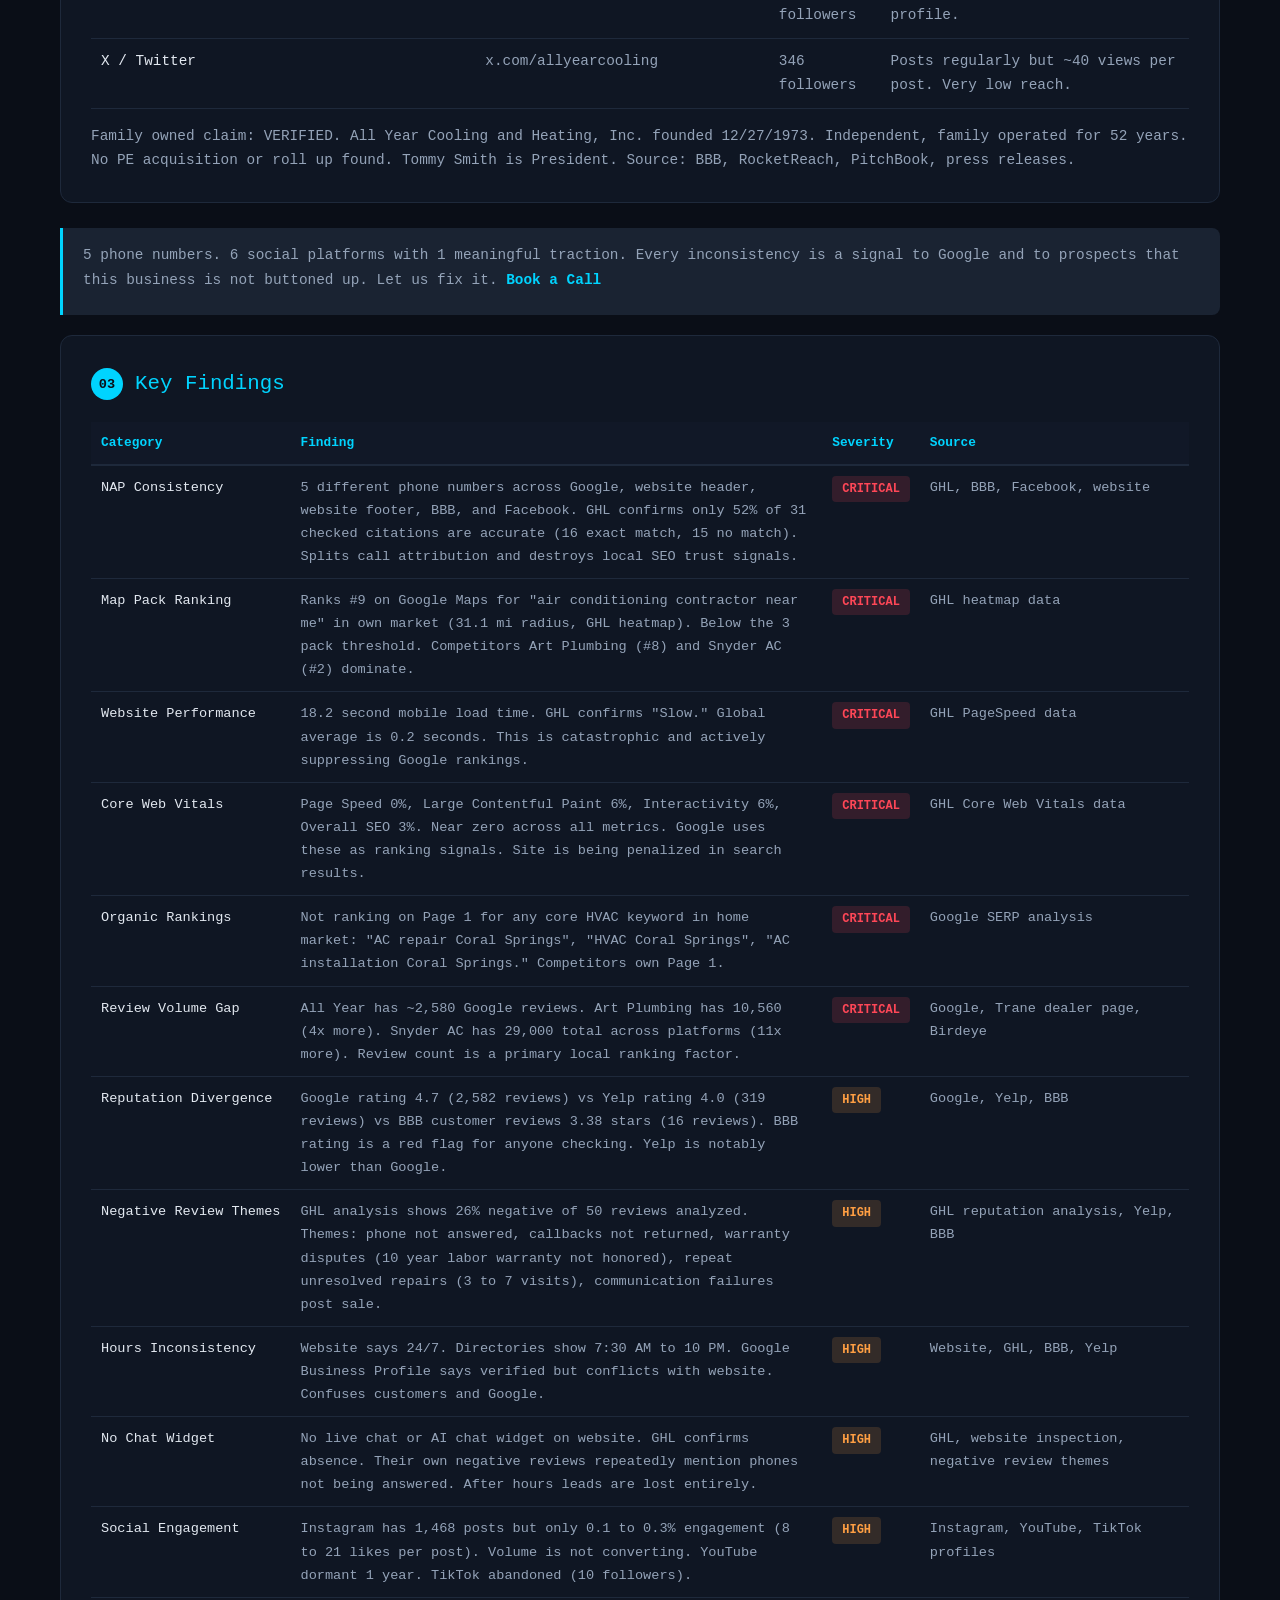
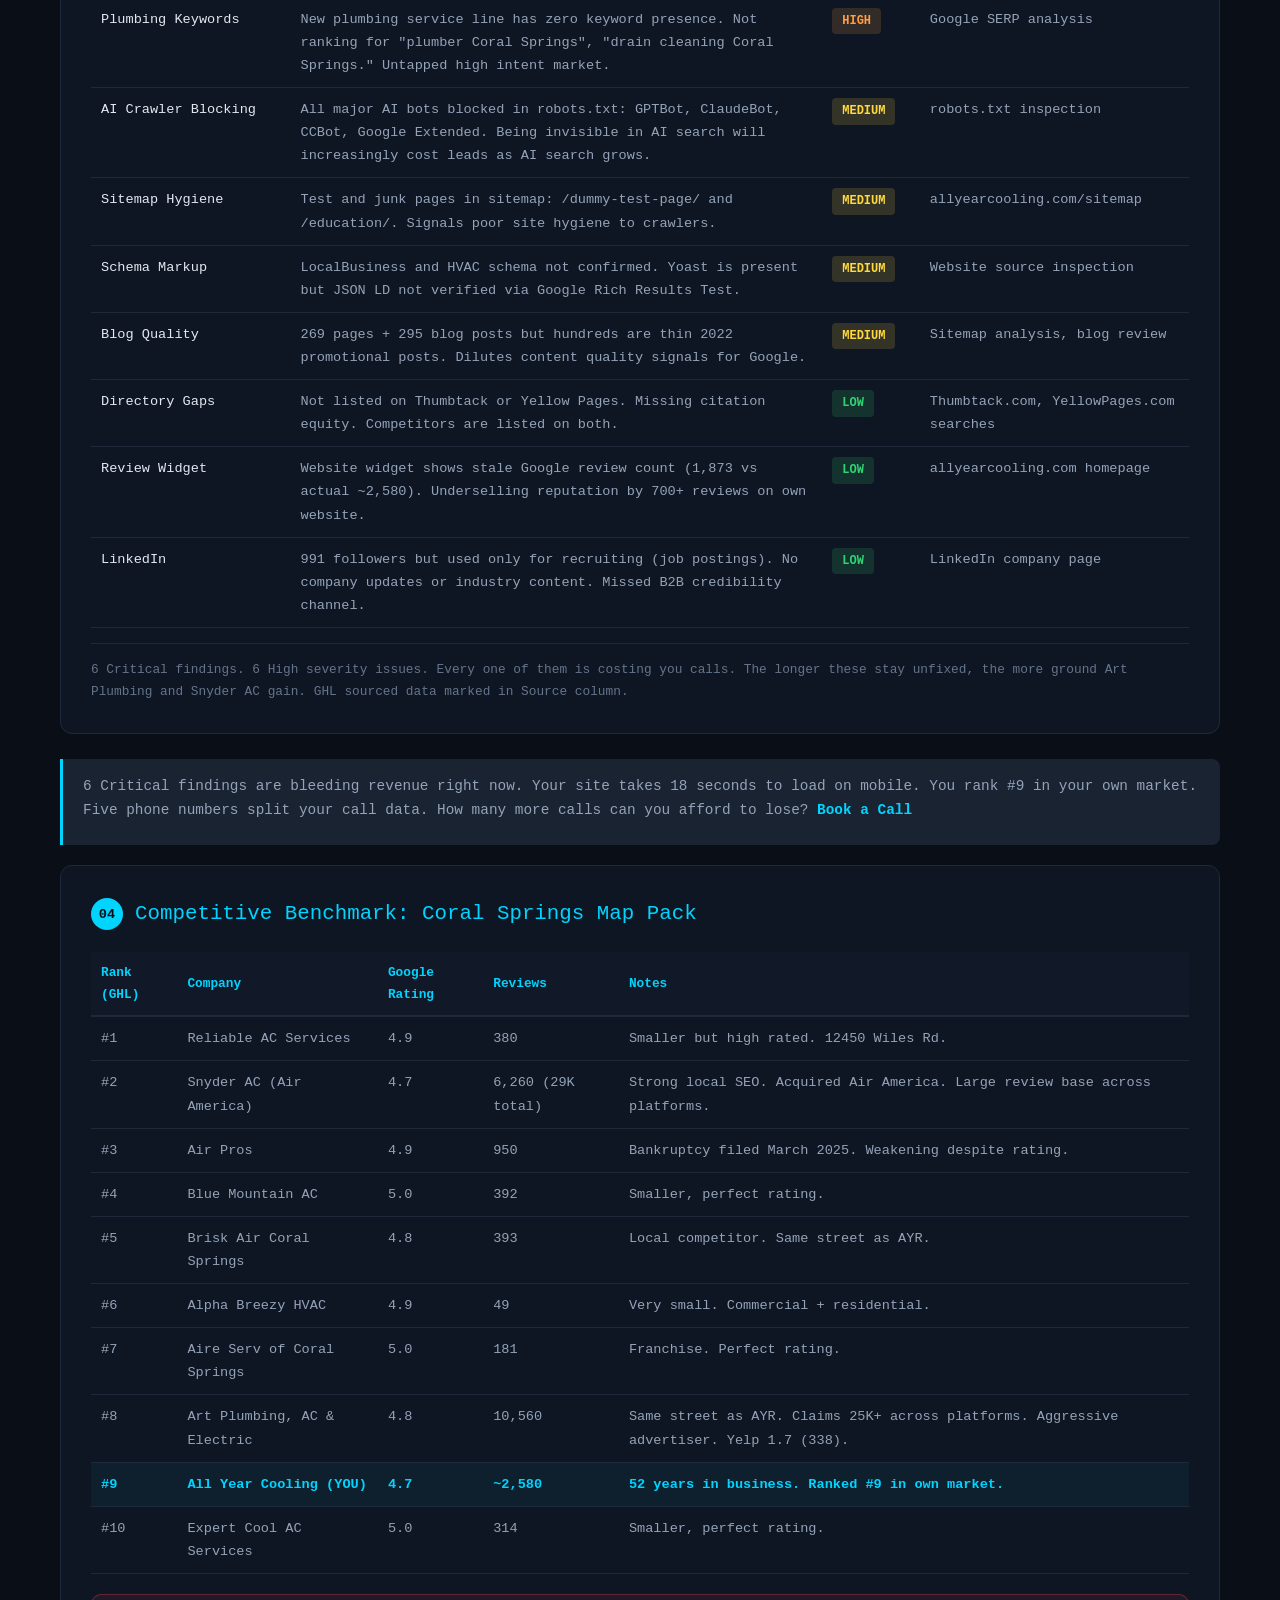
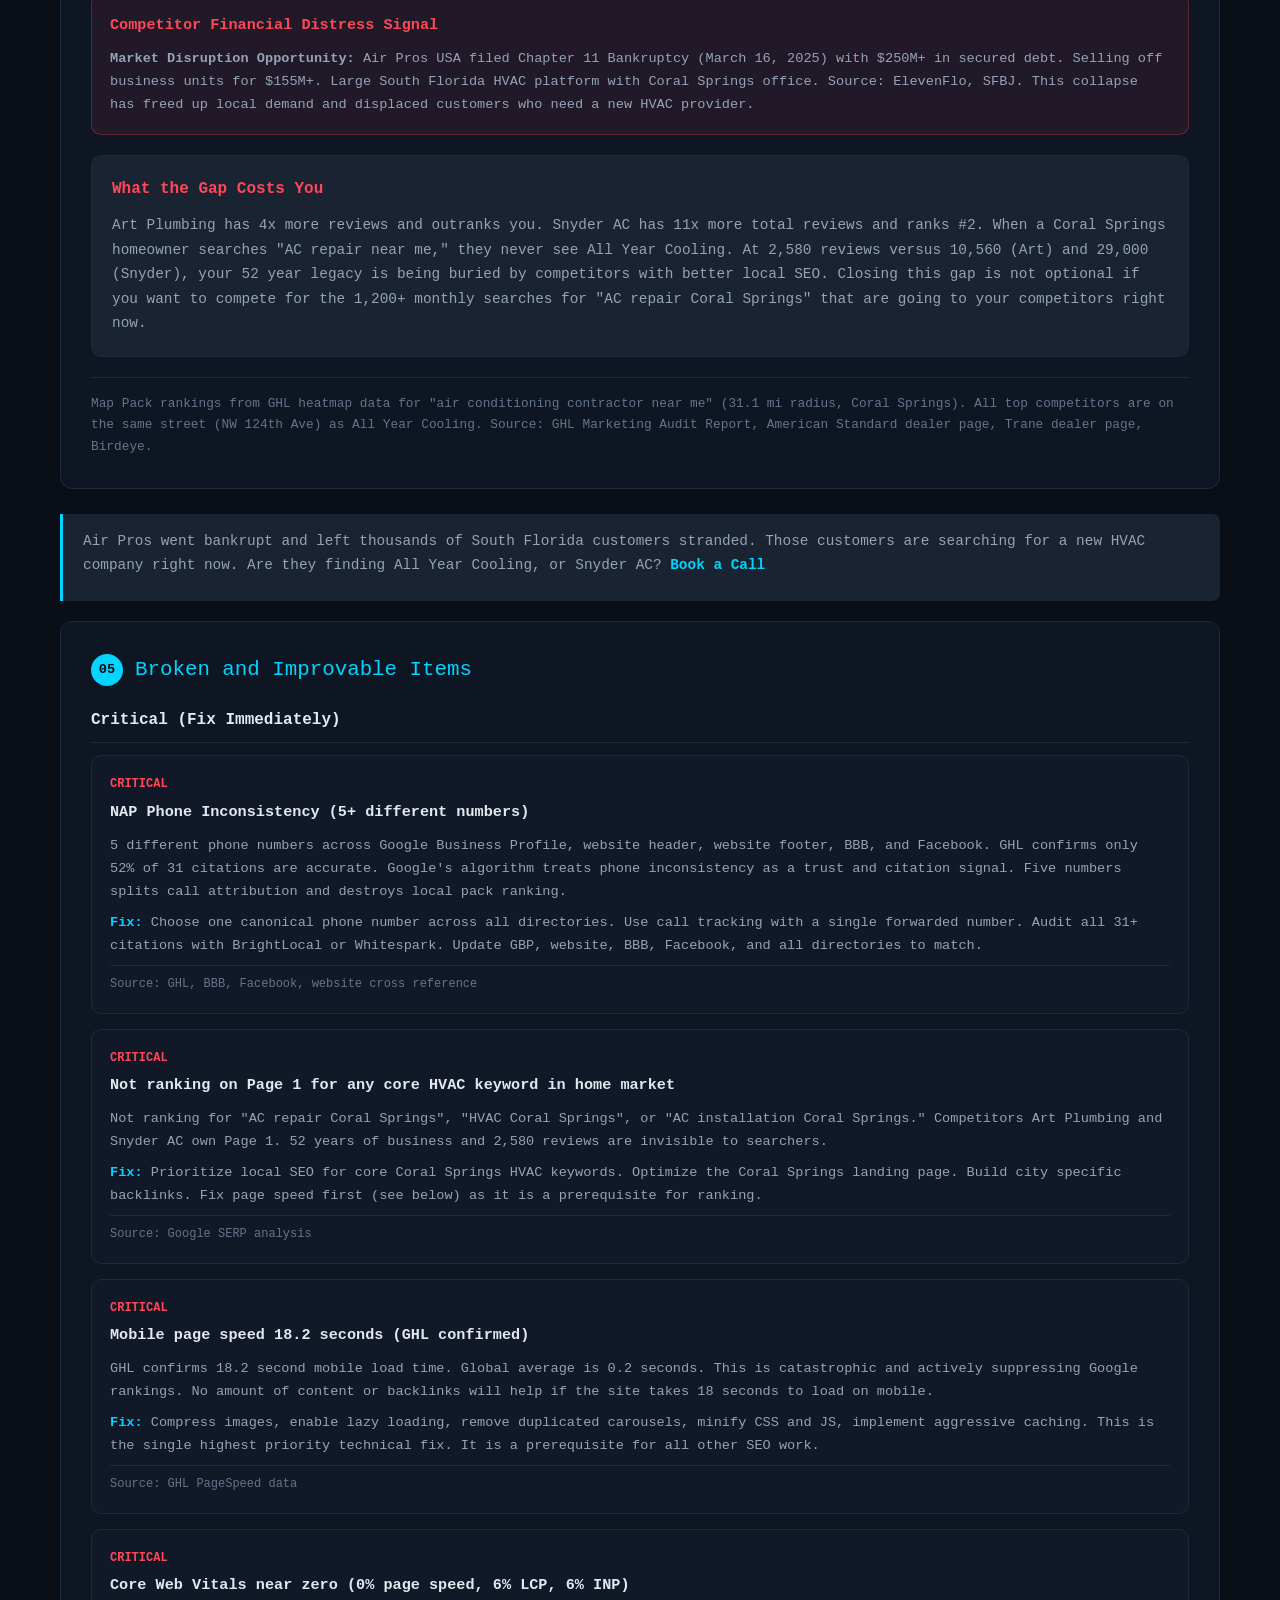
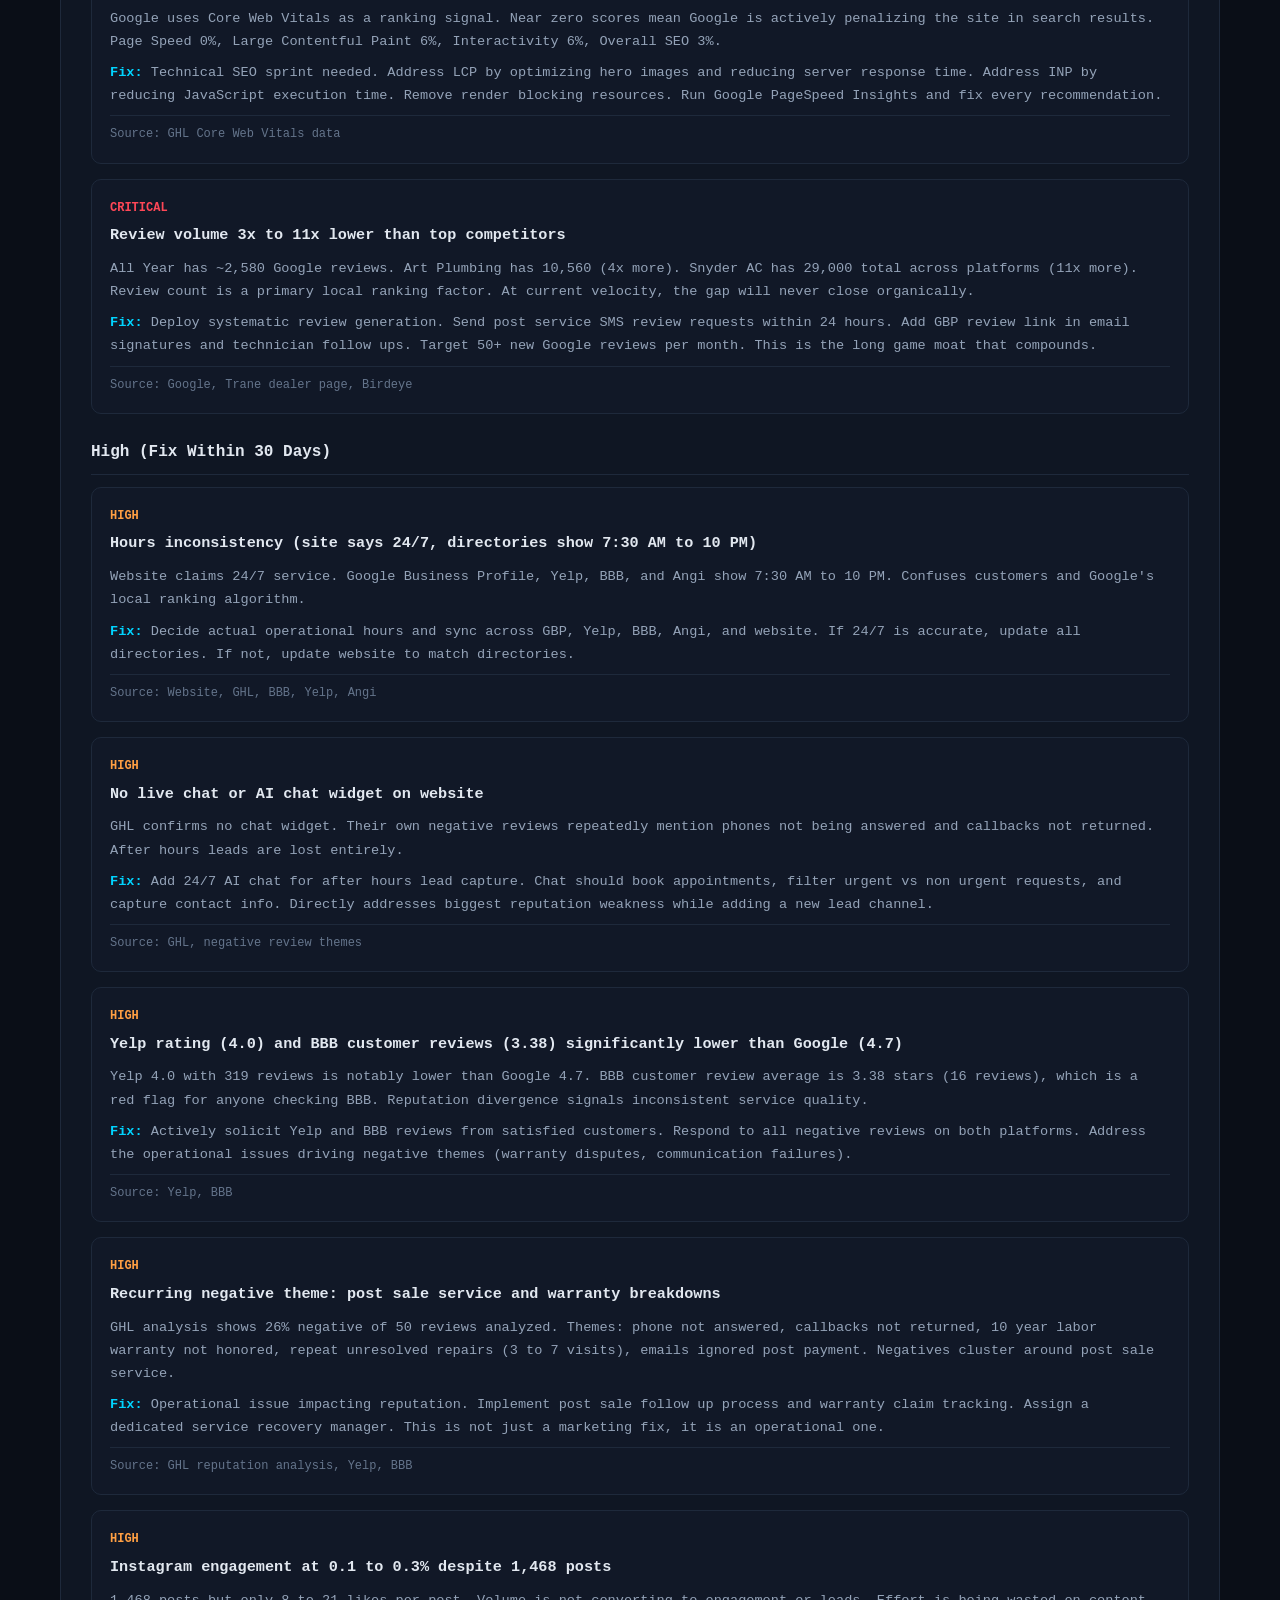
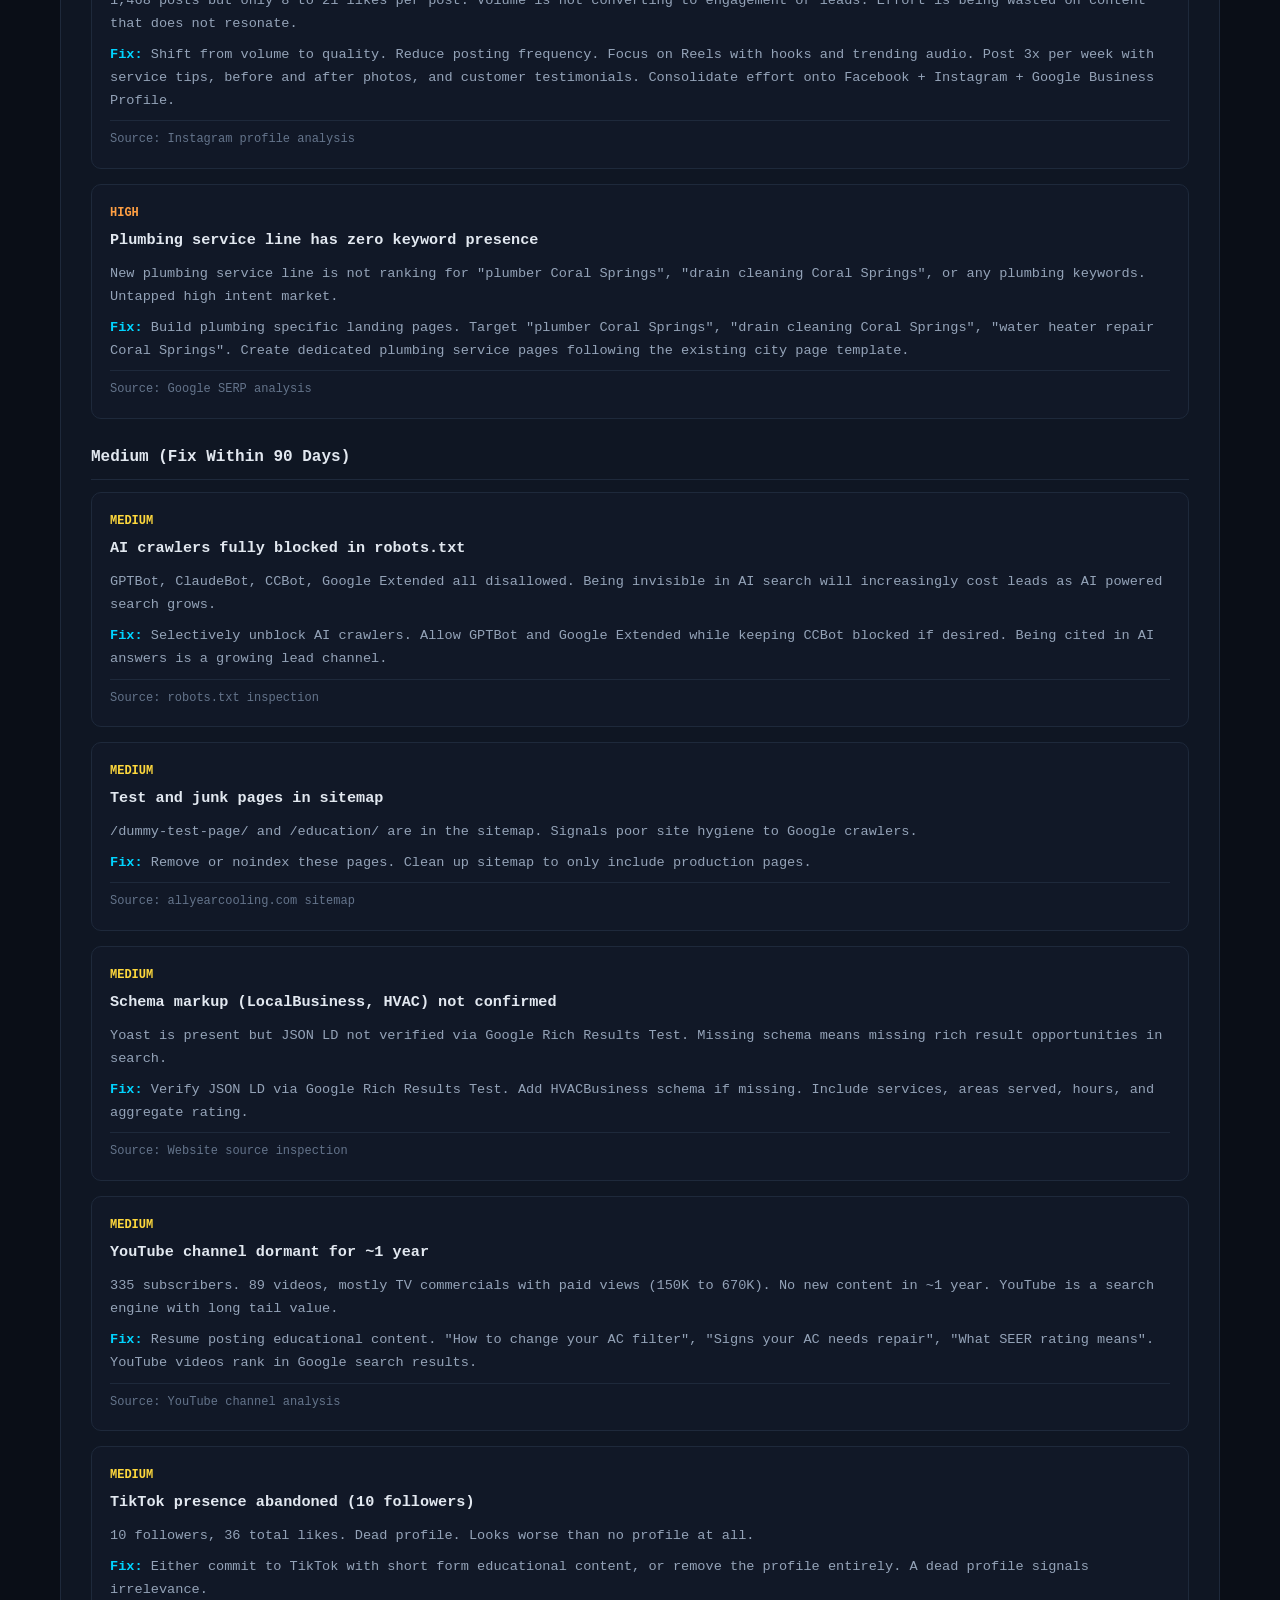
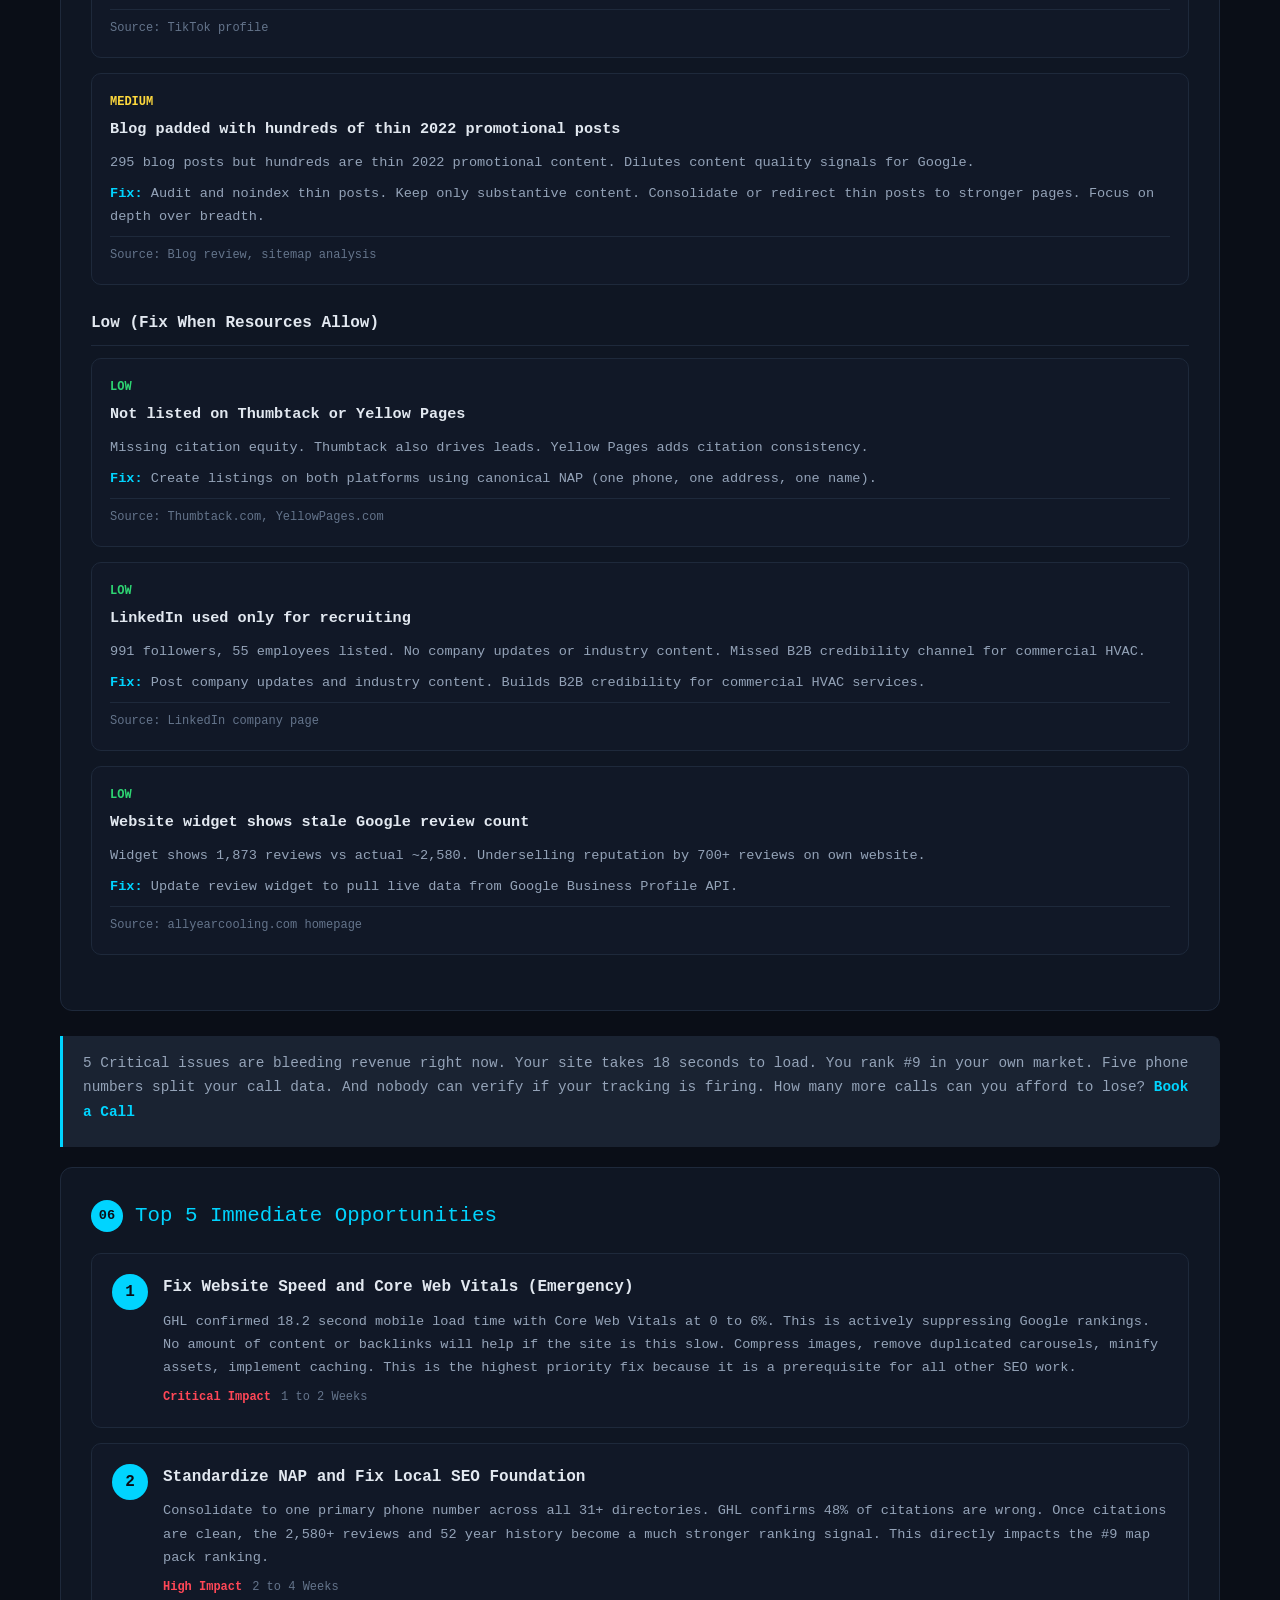
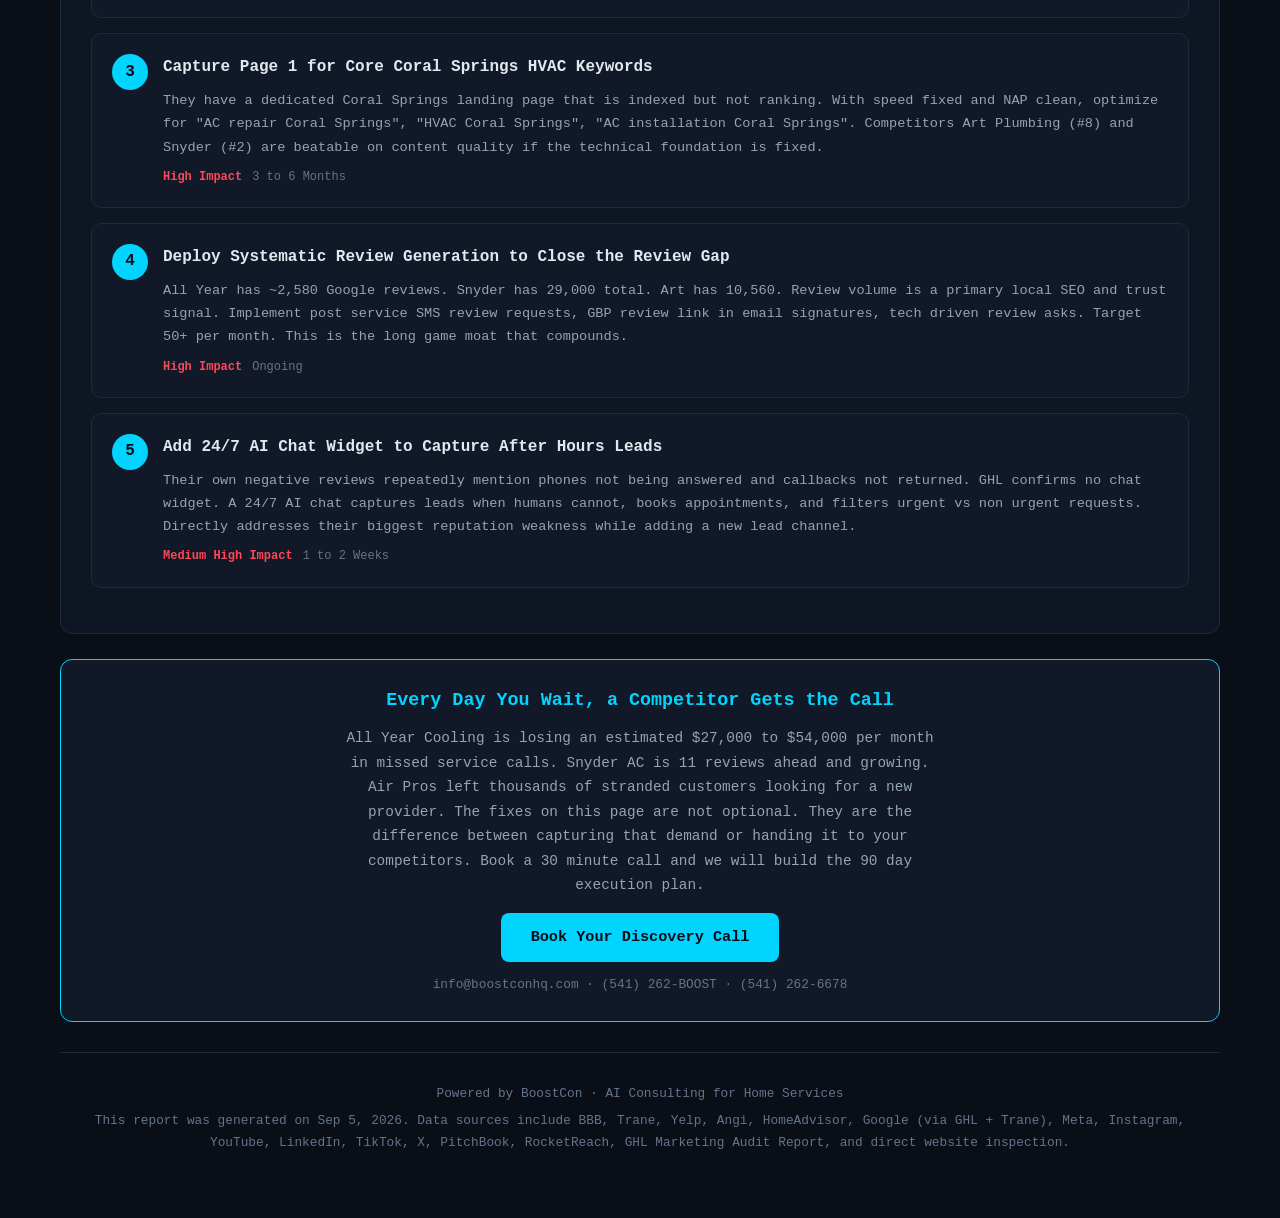
<file: allyear/_index.html>
<!DOCTYPE html>
<html lang="en">
<head>
<meta charset="UTF-8">
<meta name="viewport" content="width=device-width, initial-scale=1.0">
<title>All Year Cooling Digital Marketing Audit | BoostCon</title>
<style>
:root{--bg:#0a0e17;--bg2:#111827;--bg3:#1a2332;--text:#e2e8f0;--text2:#94a3b8;--text3:#64748b;--accent:#00d4ff;--card:#0f1623;--border:#1e293b;--crit:#ff4757;--high:#ff9f43;--med:#ffd93d;--low:#2ed573}
[data-theme="light"]{--bg:#f8fafc;--bg2:#ffffff;--bg3:#f1f5f9;--text:#1e293b;--text2:#64748b;--text3:#94a3b8;--accent:#0284c7;--card:#ffffff;--border:#e2e8f0;--crit:#e11d48;--high:#ea580c;--med:#ca8a04;--low:#16a34a}
*{margin:0;padding:0;box-sizing:border-box}
body{font-family:'SF Mono','Monaco','Cascadia Code','Roboto Mono',monospace;background:var(--bg);color:var(--text);line-height:1.7;transition:background .3s,color .3s}
.toggle-btn,.print-btn{background:none;border:1px solid var(--border);color:var(--text2);padding:8px 12px;border-radius:6px;cursor:pointer;font-size:1rem;transition:all .3s}
.toggle-btn:hover,.print-btn:hover{border-color:var(--accent);color:var(--accent)}
header{background:var(--bg2);padding:40px 20px 30px;text-align:center;border-bottom:1px solid var(--border)}
header h1{font-size:1.4rem;color:var(--text2);font-weight:400;letter-spacing:.05em;margin-bottom:5px}
header .subtitle{font-size:2rem;color:var(--accent);font-weight:700;margin-bottom:5px}
header .tagline{color:var(--text3);font-size:.9rem;margin-bottom:20px}
.header-controls{display:flex;gap:10px;justify-content:center;margin-bottom:15px}
.meta-row{display:flex;gap:20px;justify-content:center;flex-wrap:wrap;font-size:.85rem;color:var(--text3)}
.meta-row span{display:flex;align-items:center;gap:5px}
nav{position:sticky;top:0;z-index:100;background:var(--bg2);border-bottom:1px solid var(--border);padding:0}
.nav-container{max-width:1200px;margin:0 auto;display:flex;align-items:center;justify-content:space-between;padding:0 20px;height:50px}
.nav-links{display:flex;gap:20px;align-items:center;list-style:none}
.nav-links a{color:var(--text2);text-decoration:none;font-size:.85rem;transition:color .3s}
.nav-links a:hover{color:var(--accent)}
.nav-cta{background:var(--accent);color:var(--bg);padding:8px 16px;border-radius:6px;text-decoration:none;font-weight:600;font-size:.85rem}
.hamburger{display:none;background:none;border:none;color:var(--text);font-size:1.5rem;cursor:pointer}
.mobile-menu{display:none;background:var(--bg2);border-bottom:1px solid var(--border);padding:15px 20px}
.mobile-menu a{display:block;color:var(--text2);text-decoration:none;padding:10px 0;font-size:.9rem;border-bottom:1px solid var(--border)}
.mobile-menu a:last-child{border-bottom:none}
.mobile-menu .nav-cta{display:inline-block;margin-top:10px}
.container{max-width:1200px;margin:0 auto;padding:30px 20px}
.section{background:var(--card);border:1px solid var(--border);border-radius:12px;padding:30px;margin-bottom:25px}
.section-header{display:flex;align-items:center;gap:12px;margin-bottom:20px}
.section-num{background:var(--accent);color:var(--bg);width:32px;height:32px;border-radius:50%;display:flex;align-items:center;justify-content:center;font-weight:700;font-size:.85rem;flex-shrink:0}
.section-title{font-size:1.3rem;color:var(--accent)}
.score-display{text-align:center;padding:20px 0}
.score-number{font-size:3.5rem;font-weight:700;color:var(--crit)}
.score-label{font-size:1.1rem;color:var(--text2);margin-top:5px}
.score-desc{color:var(--text2);max-width:700px;margin:15px auto 0;font-size:.95rem}
.score-bars{margin:25px 0}
.bar-item{margin-bottom:12px}
.bar-label{display:flex;justify-content:space-between;font-size:.85rem;color:var(--text2);margin-bottom:4px}
.bar-track{height:8px;background:var(--bg3);border-radius:4px;overflow:hidden}
.bar-fill{height:100%;border-radius:4px;transition:width 1s ease}
.bar-fill.crit{background:var(--crit)}
.bar-fill.high{background:var(--high)}
.bar-fill.med{background:var(--med)}
.bar-fill.low{background:var(--low)}
.cost-box{background:var(--bg3);border:1px solid var(--border);border-radius:10px;padding:20px;margin:20px 0}
.cost-box h3{color:var(--crit);font-size:1rem;margin-bottom:10px}
.cost-box p{color:var(--text2);font-size:.9rem}
.cost-box strong{color:var(--text)}
.method-note{color:var(--text3);font-size:.8rem;margin-top:15px;padding-top:15px;border-top:1px solid var(--border)}
.cta-box{background:var(--bg2);border:1px solid var(--accent);border-radius:12px;padding:25px;margin:25px 0;text-align:center}
.cta-box h3{color:var(--accent);font-size:1.15rem;margin-bottom:10px}
.cta-box p{color:var(--text2);font-size:.9rem;margin-bottom:15px;max-width:600px;margin-left:auto;margin-right:auto}
.cta-btn{display:inline-block;background:var(--accent);color:var(--bg);padding:12px 30px;border-radius:8px;text-decoration:none;font-weight:700;font-size:.95rem;transition:opacity .3s}
.cta-btn:hover{opacity:.85}
.cta-contact{color:var(--text3);font-size:.8rem;margin-top:12px}
.inline-cta{background:var(--bg3);border-left:3px solid var(--accent);padding:15px 20px;margin:20px 0;border-radius:0 8px 8px 0}
.inline-cta p{color:var(--text2);font-size:.9rem;margin-bottom:8px}
.inline-cta a{color:var(--accent);text-decoration:none;font-weight:600}
.data-table{width:100%;border-collapse:collapse;margin:15px 0;font-size:.9rem}
.data-table th{background:var(--bg2);color:var(--accent);padding:10px;text-align:left;font-weight:600;font-size:.85rem;border-bottom:2px solid var(--border)}
.data-table td{padding:10px;border-bottom:1px solid var(--border);color:var(--text2);vertical-align:top}
.data-table td:first-child{color:var(--text);font-weight:500;width:35%}
.findings-table{width:100%;border-collapse:collapse;margin:15px 0;font-size:.85rem}
.findings-table th{background:var(--bg2);color:var(--accent);padding:10px;text-align:left;font-weight:600;font-size:.8rem;border-bottom:2px solid var(--border)}
.findings-table td{padding:10px;border-bottom:1px solid var(--border);color:var(--text2);vertical-align:top}
.findings-table td:first-child{color:var(--text);white-space:nowrap}
.severity{display:inline-block;padding:3px 10px;border-radius:4px;font-size:.75rem;font-weight:700;text-transform:uppercase}
.severity.critical{background:rgba(255,71,87,.15);color:var(--crit)}
.severity.high{background:rgba(255,159,67,.15);color:var(--high)}
.severity.medium{background:rgba(255,217,61,.15);color:var(--med)}
.severity.low{background:rgba(46,213,115,.15);color:var(--low)}
.benchmark-table{width:100%;border-collapse:collapse;margin:15px 0;font-size:.85rem}
.benchmark-table th{background:var(--bg2);color:var(--accent);padding:10px;text-align:left;font-weight:600;font-size:.8rem;border-bottom:2px solid var(--border)}
.benchmark-table td{padding:10px;border-bottom:1px solid var(--border);color:var(--text2);vertical-align:top}
.benchmark-table tr.you{background:rgba(0,212,255,.05)}
.benchmark-table tr.you td{color:var(--accent);font-weight:600}
.distress-box{background:rgba(255,71,87,.08);border:1px solid rgba(255,71,87,.3);border-radius:10px;padding:18px;margin:20px 0}
.distress-box h4{color:var(--crit);font-size:.95rem;margin-bottom:8px}
.distress-box p{color:var(--text2);font-size:.85rem}
.broken-card{background:var(--bg2);border:1px solid var(--border);border-radius:10px;padding:18px;margin-bottom:15px}
.broken-card .sev-label{font-size:.75rem;font-weight:700;text-transform:uppercase;margin-bottom:5px}
.broken-card .sev-label.critical{color:var(--crit)}
.broken-card .sev-label.high{color:var(--high)}
.broken-card .sev-label.medium{color:var(--med)}
.broken-card .sev-label.low{color:var(--low)}
.broken-card h4{color:var(--text);font-size:.95rem;margin-bottom:8px}
.broken-card p{color:var(--text2);font-size:.85rem;margin-bottom:8px}
.broken-card .fix{color:var(--text2);font-size:.85rem}
.broken-card .fix strong{color:var(--accent)}
.broken-card .source{color:var(--text3);font-size:.75rem;margin-top:8px;padding-top:8px;border-top:1px solid var(--border)}
.opp-card{background:var(--bg2);border:1px solid var(--border);border-radius:10px;padding:20px;margin-bottom:15px;display:flex;gap:15px;align-items:flex-start}
.opp-num{background:var(--accent);color:var(--bg);width:36px;height:36px;border-radius:50%;display:flex;align-items:center;justify-content:center;font-weight:700;flex-shrink:0}
.opp-content{flex:1}
.opp-content h4{color:var(--text);font-size:1rem;margin-bottom:8px}
.opp-content p{color:var(--text2);font-size:.85rem;margin-bottom:8px}
.opp-tags{display:flex;gap:10px;font-size:.75rem}
.opp-tags .impact{color:var(--crit);font-weight:600}
.opp-tags .timeline{color:var(--text3)}
.severity-group{margin-bottom:25px}
.severity-group h3{color:var(--text);font-size:1rem;margin-bottom:12px;padding-bottom:8px;border-bottom:1px solid var(--border)}
footer{text-align:center;padding:30px 20px;color:var(--text3);border-top:1px solid var(--border);margin-top:30px;font-size:.8rem}
footer p{margin-bottom:5px}
@media(max-width:640px){
.container{padding:15px}
.section{padding:20px}
header .subtitle{font-size:1.5rem}
.nav-links{display:none}
.hamburger{display:block}
.mobile-menu.open{display:block}
.score-number{font-size:2.5rem}
.data-table,.findings-table,.benchmark-table{font-size:.75rem}
.data-table td:first-child{width:auto}
.opp-card{flex-direction:column}
}
</style>
</head>
<body>
<header>
<h1>Digital Marketing and Online Health Dossier</h1>
<div class="subtitle">All Year Cooling Audit Report</div>
<div class="tagline">All Year Cooling and Heating, Inc. · Coral Springs, FL · HVAC + Plumbing</div>
<div class="header-controls">
<button class="toggle-btn" onclick="toggleTheme()">☾</button>
<button class="print-btn" onclick="window.print()">🖨</button>
</div>
<div class="meta-row">
<span>📅 Sep 5, 2026</span>
<span>🔍 Audit by BoostCon</span>
<span>⚡ AI Consulting for Home Services</span>
</div>
</header>

<nav>
<div class="nav-container">
<ul class="nav-links">
<li><a href="#score">01 Score</a></li>
<li><a href="#company">02 Company</a></li>
<li><a href="#findings">03 Findings</a></li>
<li><a href="#benchmark">04 Benchmark</a></li>
<li><a href="#broken">05 Broken Items</a></li>
<li><a href="#opportunities">06 Opportunities</a></li>
</ul>
<a href="https://www.boostconhq.com/book" class="nav-cta">Book a Call</a>
<button class="hamburger" onclick="toggleMenu()">☰</button>
</div>
</nav>
<div class="mobile-menu" id="mobileMenu">
<a href="#score">01 Score</a>
<a href="#company">02 Company</a>
<a href="#findings">03 Findings</a>
<a href="#benchmark">04 Benchmark</a>
<a href="#broken">05 Broken Items</a>
<a href="#opportunities">06 Opportunities</a>
<a href="https://www.boostconhq.com/book" class="nav-cta">Book a Call</a>
</div>

<div class="container">

<div class="section" id="score">
<div class="section-header">
<div class="section-num">01</div>
<div class="section-title">Composite Online Health Score</div>
</div>
<div class="score-display">
<div class="score-number">58/100</div>
<div class="score-label">Moderate Health</div>
<div class="score-desc">Strong brand and review foundation with 4.7 stars across 2,600+ Google reviews and 52 years of history. But significant gaps in organic search visibility, NAP consistency, and website performance are actively suppressing rankings and losing market share to competitors on the same street.</div>
</div>
<div class="score-bars">
<div class="bar-item"><div class="bar-label"><span>Google Presence</span><span>14/25 (56%)</span></div><div class="bar-track"><div class="bar-fill high" style="width:56%"></div></div></div>
<div class="bar-item"><div class="bar-label"><span>Website Health</span><span>11/20 (55%)</span></div><div class="bar-track"><div class="bar-fill high" style="width:55%"></div></div></div>
<div class="bar-item"><div class="bar-label"><span>SEO</span><span>9/20 (45%)</span></div><div class="bar-track"><div class="bar-fill med" style="width:45%"></div></div></div>
<div class="bar-item"><div class="bar-label"><span>Reputation / Reviews</span><span>11/15 (73%)</span></div><div class="bar-track"><div class="bar-fill low" style="width:73%"></div></div></div>
<div class="bar-item"><div class="bar-label"><span>Social Media</span><span>5/10 (50%)</span></div><div class="bar-track"><div class="bar-fill med" style="width:50%"></div></div></div>
<div class="bar-item"><div class="bar-label"><span>Paid Advertising</span><span>7/10 (70%)</span></div><div class="bar-track"><div class="bar-fill low" style="width:70%"></div></div></div>
</div>
<div class="cost-box">
<h3>The Cost of Inaction</h3>
<p>Every month these issues stay unfixed, All Year Cooling is losing an estimated 60 to 120 service calls to competitors who rank in the top 3 of the Map Pack. At an average ticket of $450, that is <strong>$27,000 to $54,000 in lost revenue per month</strong>. Over a year, that is <strong>$324,000 to $648,000 walking out the door</strong> to Art Plumbing and Snyder AC. The 18.2 second mobile load time is actively suppressing Google rankings across every keyword.</p>
</div>
<p class="method-note">Scoring methodology: Google Presence (25), Website Health (20), SEO (20), Reputation (15), Social (10), Paid Ads (10). Heavy deductions applied for Map Pack rank #9 in own market, 18.2 second mobile load time, Core Web Vitals near zero, 5+ phone numbers in circulation, and 52% listing accuracy. GHL report score: 61%. Source code items verified via GHL data.</p>
</div>

<div class="cta-box">
<h3>Stop the Revenue Bleeding</h3>
<p>Every day without fixed page speed, unified NAP, and a review engine is a day your competitors eat your lunch. Book a 30 minute call and we will show you exactly where the money is leaking and how to plug it.</p>
<a href="https://www.boostconhq.com/book" class="cta-btn">Book a Call</a>
<div class="cta-contact">info@boostconhq.com · (541) 262-BOOST · (541) 262-6678</div>
</div>

<div class="section" id="company">
<div class="section-header">
<div class="section-num">02</div>
<div class="section-title">Company Identification</div>
</div>
<table class="data-table">
<tr><td>Legal Name</td><td>All Year Cooling and Heating, Inc.</td></tr>
<tr><td>DBA / Brand Names</td><td>All Year Cooling; All Year AC; All Year Air; Florida HVAC Company Inc</td></tr>
<tr><td>Public Brand</td><td>All Year Cooling & Plumbing</td></tr>
<tr><td>Parent Company</td><td>None found. Independent, family owned. No PE or roll up.</td></tr>
<tr><td>President</td><td>Tommy Smith</td></tr>
<tr><td>Founded</td><td>12/27/1973 (52 years)</td></tr>
<tr><td>Website</td><td>allyearcooling.com · WordPress + Yoast SEO</td></tr>
<tr><td>HQ Address</td><td>4300 NW 124th Ave, Coral Springs, FL 33065 (Broward County)</td></tr>
<tr><td>Second Location</td><td>6203 Janes Lane, Naples, FL 34109</td></tr>
<tr><td>Estimated Revenue</td><td>~$19.6M / year (Source: RocketReach)</td></tr>
<tr><td>Estimated Employees</td><td>~100 (Source: PitchBook + Indeed)</td></tr>
<tr><td>Years in Business</td><td>52 years (verified, BBB confirms 12/27/1973 founding)</td></tr>
<tr><td>Web Agency</td><td>Simple SEO Group (managed site per GHL)</td></tr>
</table>
<h3 style="color:var(--text);font-size:1rem;margin:20px 0 10px">All Phone Numbers Found</h3>
<table class="data-table">
<tr><th>Phone Number</th><th>Where Found</th><th>Notes</th></tr>
<tr><td>(954) 646-4729</td><td>Google Business Profile</td><td>GHL confirmed. Differs from all other listed numbers.</td></tr>
<tr><td>(954) 507-0702</td><td>Website header</td><td>Primary web number. Splits call attribution from GBP.</td></tr>
<tr><td>888.204.5554</td><td>Website footer</td><td>Third number on same website as header number.</td></tr>
<tr><td>(888) 820-8705</td><td>BBB listing</td><td>Fourth number. Damages NAP consistency.</td></tr>
<tr><td>866-646-4778</td><td>Facebook</td><td>Fifth number. Further fragments citation profile.</td></tr>
</table>
<h3 style="color:var(--text);font-size:1rem;margin:20px 0 10px">Social Media Profiles</h3>
<table class="data-table">
<tr><th>Platform</th><th>URL</th><th>Followers</th><th>Status</th></tr>
<tr><td>Facebook</td><td>facebook.com/allyearcooling</td><td>9,784 likes</td><td>Active (promos, community, humor)</td></tr>
<tr><td>Instagram</td><td>instagram.com/allyearcooling</td><td>~7,700</td><td>Very high volume (1,468 posts) but 0.1 to 0.3% engagement</td></tr>
<tr><td>YouTube</td><td>youtube.com/@allyearcooling</td><td>335 subs</td><td>Dormant ~1 year. 89 videos, mostly TV commercials with paid views.</td></tr>
<tr><td>LinkedIn</td><td>linkedin.com/company/all-year-cooling</td><td>991 followers</td><td>Recruiting only. 55 employees listed. No company content.</td></tr>
<tr><td>TikTok</td><td>tiktok.com/@allyearcooling</td><td>10 followers</td><td>Abandoned. 36 total likes. Dead profile.</td></tr>
<tr><td>X / Twitter</td><td>x.com/allyearcooling</td><td>346 followers</td><td>Posts regularly but ~40 views per post. Very low reach.</td></tr>
</table>
<p style="color:var(--text2);font-size:.9rem;margin-top:15px">Family owned claim: VERIFIED. All Year Cooling and Heating, Inc. founded 12/27/1973. Independent, family operated for 52 years. No PE acquisition or roll up found. Tommy Smith is President. Source: BBB, RocketReach, PitchBook, press releases.</p>
</div>

<div class="inline-cta">
<p>5 phone numbers. 6 social platforms with 1 meaningful traction. Every inconsistency is a signal to Google and to prospects that this business is not buttoned up. Let us fix it. <a href="https://www.boostconhq.com/book">Book a Call</a></p>
</div>

<div class="section" id="findings">
<div class="section-header">
<div class="section-num">03</div>
<div class="section-title">Key Findings</div>
</div>
<table class="findings-table">
<tr><th>Category</th><th>Finding</th><th>Severity</th><th>Source</th></tr>
<tr><td>NAP Consistency</td><td>5 different phone numbers across Google, website header, website footer, BBB, and Facebook. GHL confirms only 52% of 31 checked citations are accurate (16 exact match, 15 no match). Splits call attribution and destroys local SEO trust signals.</td><td><span class="severity critical">Critical</span></td><td>GHL, BBB, Facebook, website</td></tr>
<tr><td>Map Pack Ranking</td><td>Ranks #9 on Google Maps for "air conditioning contractor near me" in own market (31.1 mi radius, GHL heatmap). Below the 3 pack threshold. Competitors Art Plumbing (#8) and Snyder AC (#2) dominate.</td><td><span class="severity critical">Critical</span></td><td>GHL heatmap data</td></tr>
<tr><td>Website Performance</td><td>18.2 second mobile load time. GHL confirms "Slow." Global average is 0.2 seconds. This is catastrophic and actively suppressing Google rankings.</td><td><span class="severity critical">Critical</span></td><td>GHL PageSpeed data</td></tr>
<tr><td>Core Web Vitals</td><td>Page Speed 0%, Large Contentful Paint 6%, Interactivity 6%, Overall SEO 3%. Near zero across all metrics. Google uses these as ranking signals. Site is being penalized in search results.</td><td><span class="severity critical">Critical</span></td><td>GHL Core Web Vitals data</td></tr>
<tr><td>Organic Rankings</td><td>Not ranking on Page 1 for any core HVAC keyword in home market: "AC repair Coral Springs", "HVAC Coral Springs", "AC installation Coral Springs." Competitors own Page 1.</td><td><span class="severity critical">Critical</span></td><td>Google SERP analysis</td></tr>
<tr><td>Review Volume Gap</td><td>All Year has ~2,580 Google reviews. Art Plumbing has 10,560 (4x more). Snyder AC has 29,000 total across platforms (11x more). Review count is a primary local ranking factor.</td><td><span class="severity critical">Critical</span></td><td>Google, Trane dealer page, Birdeye</td></tr>
<tr><td>Reputation Divergence</td><td>Google rating 4.7 (2,582 reviews) vs Yelp rating 4.0 (319 reviews) vs BBB customer reviews 3.38 stars (16 reviews). BBB rating is a red flag for anyone checking. Yelp is notably lower than Google.</td><td><span class="severity high">High</span></td><td>Google, Yelp, BBB</td></tr>
<tr><td>Negative Review Themes</td><td>GHL analysis shows 26% negative of 50 reviews analyzed. Themes: phone not answered, callbacks not returned, warranty disputes (10 year labor warranty not honored), repeat unresolved repairs (3 to 7 visits), communication failures post sale.</td><td><span class="severity high">High</span></td><td>GHL reputation analysis, Yelp, BBB</td></tr>
<tr><td>Hours Inconsistency</td><td>Website says 24/7. Directories show 7:30 AM to 10 PM. Google Business Profile says verified but conflicts with website. Confuses customers and Google.</td><td><span class="severity high">High</span></td><td>Website, GHL, BBB, Yelp</td></tr>
<tr><td>No Chat Widget</td><td>No live chat or AI chat widget on website. GHL confirms absence. Their own negative reviews repeatedly mention phones not being answered. After hours leads are lost entirely.</td><td><span class="severity high">High</span></td><td>GHL, website inspection, negative review themes</td></tr>
<tr><td>Social Engagement</td><td>Instagram has 1,468 posts but only 0.1 to 0.3% engagement (8 to 21 likes per post). Volume is not converting. YouTube dormant 1 year. TikTok abandoned (10 followers).</td><td><span class="severity high">High</span></td><td>Instagram, YouTube, TikTok profiles</td></tr>
<tr><td>Plumbing Keywords</td><td>New plumbing service line has zero keyword presence. Not ranking for "plumber Coral Springs", "drain cleaning Coral Springs." Untapped high intent market.</td><td><span class="severity high">High</span></td><td>Google SERP analysis</td></tr>
<tr><td>AI Crawler Blocking</td><td>All major AI bots blocked in robots.txt: GPTBot, ClaudeBot, CCBot, Google Extended. Being invisible in AI search will increasingly cost leads as AI search grows.</td><td><span class="severity medium">Medium</span></td><td>robots.txt inspection</td></tr>
<tr><td>Sitemap Hygiene</td><td>Test and junk pages in sitemap: /dummy-test-page/ and /education/. Signals poor site hygiene to crawlers.</td><td><span class="severity medium">Medium</span></td><td>allyearcooling.com/sitemap</td></tr>
<tr><td>Schema Markup</td><td>LocalBusiness and HVAC schema not confirmed. Yoast is present but JSON LD not verified via Google Rich Results Test.</td><td><span class="severity medium">Medium</span></td><td>Website source inspection</td></tr>
<tr><td>Blog Quality</td><td>269 pages + 295 blog posts but hundreds are thin 2022 promotional posts. Dilutes content quality signals for Google.</td><td><span class="severity medium">Medium</span></td><td>Sitemap analysis, blog review</td></tr>
<tr><td>Directory Gaps</td><td>Not listed on Thumbtack or Yellow Pages. Missing citation equity. Competitors are listed on both.</td><td><span class="severity low">Low</span></td><td>Thumbtack.com, YellowPages.com searches</td></tr>
<tr><td>Review Widget</td><td>Website widget shows stale Google review count (1,873 vs actual ~2,580). Underselling reputation by 700+ reviews on own website.</td><td><span class="severity low">Low</span></td><td>allyearcooling.com homepage</td></tr>
<tr><td>LinkedIn</td><td>991 followers but used only for recruiting (job postings). No company updates or industry content. Missed B2B credibility channel.</td><td><span class="severity low">Low</span></td><td>LinkedIn company page</td></tr>
</table>
<p class="method-note">6 Critical findings. 6 High severity issues. Every one of them is costing you calls. The longer these stay unfixed, the more ground Art Plumbing and Snyder AC gain. GHL sourced data marked in Source column.</p>
</div>

<div class="inline-cta">
<p>6 Critical findings are bleeding revenue right now. Your site takes 18 seconds to load on mobile. You rank #9 in your own market. Five phone numbers split your call data. How many more calls can you afford to lose? <a href="https://www.boostconhq.com/book">Book a Call</a></p>
</div>

<div class="section" id="benchmark">
<div class="section-header">
<div class="section-num">04</div>
<div class="section-title">Competitive Benchmark: Coral Springs Map Pack</div>
</div>
<table class="benchmark-table">
<tr><th>Rank (GHL)</th><th>Company</th><th>Google Rating</th><th>Reviews</th><th>Notes</th></tr>
<tr><td>#1</td><td>Reliable AC Services</td><td>4.9</td><td>380</td><td>Smaller but high rated. 12450 Wiles Rd.</td></tr>
<tr><td>#2</td><td>Snyder AC (Air America)</td><td>4.7</td><td>6,260 (29K total)</td><td>Strong local SEO. Acquired Air America. Large review base across platforms.</td></tr>
<tr><td>#3</td><td>Air Pros</td><td>4.9</td><td>950</td><td>Bankruptcy filed March 2025. Weakening despite rating.</td></tr>
<tr><td>#4</td><td>Blue Mountain AC</td><td>5.0</td><td>392</td><td>Smaller, perfect rating.</td></tr>
<tr><td>#5</td><td>Brisk Air Coral Springs</td><td>4.8</td><td>393</td><td>Local competitor. Same street as AYR.</td></tr>
<tr><td>#6</td><td>Alpha Breezy HVAC</td><td>4.9</td><td>49</td><td>Very small. Commercial + residential.</td></tr>
<tr><td>#7</td><td>Aire Serv of Coral Springs</td><td>5.0</td><td>181</td><td>Franchise. Perfect rating.</td></tr>
<tr><td>#8</td><td>Art Plumbing, AC & Electric</td><td>4.8</td><td>10,560</td><td>Same street as AYR. Claims 25K+ across platforms. Aggressive advertiser. Yelp 1.7 (338).</td></tr>
<tr class="you"><td>#9</td><td>All Year Cooling (YOU)</td><td>4.7</td><td>~2,580</td><td>52 years in business. Ranked #9 in own market.</td></tr>
<tr><td>#10</td><td>Expert Cool AC Services</td><td>5.0</td><td>314</td><td>Smaller, perfect rating.</td></tr>
</table>
<div class="distress-box">
<h4>Competitor Financial Distress Signal</h4>
<p><strong>Market Disruption Opportunity:</strong> Air Pros USA filed Chapter 11 Bankruptcy (March 16, 2025) with $250M+ in secured debt. Selling off business units for $155M+. Large South Florida HVAC platform with Coral Springs office. Source: ElevenFlo, SFBJ. This collapse has freed up local demand and displaced customers who need a new HVAC provider.</p>
</div>
<div class="cost-box">
<h3>What the Gap Costs You</h3>
<p>Art Plumbing has 4x more reviews and outranks you. Snyder AC has 11x more total reviews and ranks #2. When a Coral Springs homeowner searches "AC repair near me," they never see All Year Cooling. At 2,580 reviews versus 10,560 (Art) and 29,000 (Snyder), your 52 year legacy is being buried by competitors with better local SEO. Closing this gap is not optional if you want to compete for the 1,200+ monthly searches for "AC repair Coral Springs" that are going to your competitors right now.</p>
</div>
<p class="method-note">Map Pack rankings from GHL heatmap data for "air conditioning contractor near me" (31.1 mi radius, Coral Springs). All top competitors are on the same street (NW 124th Ave) as All Year Cooling. Source: GHL Marketing Audit Report, American Standard dealer page, Trane dealer page, Birdeye.</p>
</div>

<div class="inline-cta">
<p>Air Pros went bankrupt and left thousands of South Florida customers stranded. Those customers are searching for a new HVAC company right now. Are they finding All Year Cooling, or Snyder AC? <a href="https://www.boostconhq.com/book">Book a Call</a></p>
</div>

<div class="section" id="broken">
<div class="section-header">
<div class="section-num">05</div>
<div class="section-title">Broken and Improvable Items</div>
</div>

<div class="severity-group">
<h3>Critical (Fix Immediately)</h3>
<div class="broken-card">
<div class="sev-label critical">Critical</div>
<h4>NAP Phone Inconsistency (5+ different numbers)</h4>
<p>5 different phone numbers across Google Business Profile, website header, website footer, BBB, and Facebook. GHL confirms only 52% of 31 citations are accurate. Google's algorithm treats phone inconsistency as a trust and citation signal. Five numbers splits call attribution and destroys local pack ranking.</p>
<p class="fix"><strong>Fix:</strong> Choose one canonical phone number across all directories. Use call tracking with a single forwarded number. Audit all 31+ citations with BrightLocal or Whitespark. Update GBP, website, BBB, Facebook, and all directories to match.</p>
<div class="source">Source: GHL, BBB, Facebook, website cross reference</div>
</div>
<div class="broken-card">
<div class="sev-label critical">Critical</div>
<h4>Not ranking on Page 1 for any core HVAC keyword in home market</h4>
<p>Not ranking for "AC repair Coral Springs", "HVAC Coral Springs", or "AC installation Coral Springs." Competitors Art Plumbing and Snyder AC own Page 1. 52 years of business and 2,580 reviews are invisible to searchers.</p>
<p class="fix"><strong>Fix:</strong> Prioritize local SEO for core Coral Springs HVAC keywords. Optimize the Coral Springs landing page. Build city specific backlinks. Fix page speed first (see below) as it is a prerequisite for ranking.</p>
<div class="source">Source: Google SERP analysis</div>
</div>
<div class="broken-card">
<div class="sev-label critical">Critical</div>
<h4>Mobile page speed 18.2 seconds (GHL confirmed)</h4>
<p>GHL confirms 18.2 second mobile load time. Global average is 0.2 seconds. This is catastrophic and actively suppressing Google rankings. No amount of content or backlinks will help if the site takes 18 seconds to load on mobile.</p>
<p class="fix"><strong>Fix:</strong> Compress images, enable lazy loading, remove duplicated carousels, minify CSS and JS, implement aggressive caching. This is the single highest priority technical fix. It is a prerequisite for all other SEO work.</p>
<div class="source">Source: GHL PageSpeed data</div>
</div>
<div class="broken-card">
<div class="sev-label critical">Critical</div>
<h4>Core Web Vitals near zero (0% page speed, 6% LCP, 6% INP)</h4>
<p>Google uses Core Web Vitals as a ranking signal. Near zero scores mean Google is actively penalizing the site in search results. Page Speed 0%, Large Contentful Paint 6%, Interactivity 6%, Overall SEO 3%.</p>
<p class="fix"><strong>Fix:</strong> Technical SEO sprint needed. Address LCP by optimizing hero images and reducing server response time. Address INP by reducing JavaScript execution time. Remove render blocking resources. Run Google PageSpeed Insights and fix every recommendation.</p>
<div class="source">Source: GHL Core Web Vitals data</div>
</div>
<div class="broken-card">
<div class="sev-label critical">Critical</div>
<h4>Review volume 3x to 11x lower than top competitors</h4>
<p>All Year has ~2,580 Google reviews. Art Plumbing has 10,560 (4x more). Snyder AC has 29,000 total across platforms (11x more). Review count is a primary local ranking factor. At current velocity, the gap will never close organically.</p>
<p class="fix"><strong>Fix:</strong> Deploy systematic review generation. Send post service SMS review requests within 24 hours. Add GBP review link in email signatures and technician follow ups. Target 50+ new Google reviews per month. This is the long game moat that compounds.</p>
<div class="source">Source: Google, Trane dealer page, Birdeye</div>
</div>
</div>

<div class="severity-group">
<h3>High (Fix Within 30 Days)</h3>
<div class="broken-card">
<div class="sev-label high">High</div>
<h4>Hours inconsistency (site says 24/7, directories show 7:30 AM to 10 PM)</h4>
<p>Website claims 24/7 service. Google Business Profile, Yelp, BBB, and Angi show 7:30 AM to 10 PM. Confuses customers and Google's local ranking algorithm.</p>
<p class="fix"><strong>Fix:</strong> Decide actual operational hours and sync across GBP, Yelp, BBB, Angi, and website. If 24/7 is accurate, update all directories. If not, update website to match directories.</p>
<div class="source">Source: Website, GHL, BBB, Yelp, Angi</div>
</div>
<div class="broken-card">
<div class="sev-label high">High</div>
<h4>No live chat or AI chat widget on website</h4>
<p>GHL confirms no chat widget. Their own negative reviews repeatedly mention phones not being answered and callbacks not returned. After hours leads are lost entirely.</p>
<p class="fix"><strong>Fix:</strong> Add 24/7 AI chat for after hours lead capture. Chat should book appointments, filter urgent vs non urgent requests, and capture contact info. Directly addresses biggest reputation weakness while adding a new lead channel.</p>
<div class="source">Source: GHL, negative review themes</div>
</div>
<div class="broken-card">
<div class="sev-label high">High</div>
<h4>Yelp rating (4.0) and BBB customer reviews (3.38) significantly lower than Google (4.7)</h4>
<p>Yelp 4.0 with 319 reviews is notably lower than Google 4.7. BBB customer review average is 3.38 stars (16 reviews), which is a red flag for anyone checking BBB. Reputation divergence signals inconsistent service quality.</p>
<p class="fix"><strong>Fix:</strong> Actively solicit Yelp and BBB reviews from satisfied customers. Respond to all negative reviews on both platforms. Address the operational issues driving negative themes (warranty disputes, communication failures).</p>
<div class="source">Source: Yelp, BBB</div>
</div>
<div class="broken-card">
<div class="sev-label high">High</div>
<h4>Recurring negative theme: post sale service and warranty breakdowns</h4>
<p>GHL analysis shows 26% negative of 50 reviews analyzed. Themes: phone not answered, callbacks not returned, 10 year labor warranty not honored, repeat unresolved repairs (3 to 7 visits), emails ignored post payment. Negatives cluster around post sale service.</p>
<p class="fix"><strong>Fix:</strong> Operational issue impacting reputation. Implement post sale follow up process and warranty claim tracking. Assign a dedicated service recovery manager. This is not just a marketing fix, it is an operational one.</p>
<div class="source">Source: GHL reputation analysis, Yelp, BBB</div>
</div>
<div class="broken-card">
<div class="sev-label high">High</div>
<h4>Instagram engagement at 0.1 to 0.3% despite 1,468 posts</h4>
<p>1,468 posts but only 8 to 21 likes per post. Volume is not converting to engagement or leads. Effort is being wasted on content that does not resonate.</p>
<p class="fix"><strong>Fix:</strong> Shift from volume to quality. Reduce posting frequency. Focus on Reels with hooks and trending audio. Post 3x per week with service tips, before and after photos, and customer testimonials. Consolidate effort onto Facebook + Instagram + Google Business Profile.</p>
<div class="source">Source: Instagram profile analysis</div>
</div>
<div class="broken-card">
<div class="sev-label high">High</div>
<h4>Plumbing service line has zero keyword presence</h4>
<p>New plumbing service line is not ranking for "plumber Coral Springs", "drain cleaning Coral Springs", or any plumbing keywords. Untapped high intent market.</p>
<p class="fix"><strong>Fix:</strong> Build plumbing specific landing pages. Target "plumber Coral Springs", "drain cleaning Coral Springs", "water heater repair Coral Springs". Create dedicated plumbing service pages following the existing city page template.</p>
<div class="source">Source: Google SERP analysis</div>
</div>
</div>

<div class="severity-group">
<h3>Medium (Fix Within 90 Days)</h3>
<div class="broken-card">
<div class="sev-label medium">Medium</div>
<h4>AI crawlers fully blocked in robots.txt</h4>
<p>GPTBot, ClaudeBot, CCBot, Google Extended all disallowed. Being invisible in AI search will increasingly cost leads as AI powered search grows.</p>
<p class="fix"><strong>Fix:</strong> Selectively unblock AI crawlers. Allow GPTBot and Google Extended while keeping CCBot blocked if desired. Being cited in AI answers is a growing lead channel.</p>
<div class="source">Source: robots.txt inspection</div>
</div>
<div class="broken-card">
<div class="sev-label medium">Medium</div>
<h4>Test and junk pages in sitemap</h4>
<p>/dummy-test-page/ and /education/ are in the sitemap. Signals poor site hygiene to Google crawlers.</p>
<p class="fix"><strong>Fix:</strong> Remove or noindex these pages. Clean up sitemap to only include production pages.</p>
<div class="source">Source: allyearcooling.com sitemap</div>
</div>
<div class="broken-card">
<div class="sev-label medium">Medium</div>
<h4>Schema markup (LocalBusiness, HVAC) not confirmed</h4>
<p>Yoast is present but JSON LD not verified via Google Rich Results Test. Missing schema means missing rich result opportunities in search.</p>
<p class="fix"><strong>Fix:</strong> Verify JSON LD via Google Rich Results Test. Add HVACBusiness schema if missing. Include services, areas served, hours, and aggregate rating.</p>
<div class="source">Source: Website source inspection</div>
</div>
<div class="broken-card">
<div class="sev-label medium">Medium</div>
<h4>YouTube channel dormant for ~1 year</h4>
<p>335 subscribers. 89 videos, mostly TV commercials with paid views (150K to 670K). No new content in ~1 year. YouTube is a search engine with long tail value.</p>
<p class="fix"><strong>Fix:</strong> Resume posting educational content. "How to change your AC filter", "Signs your AC needs repair", "What SEER rating means". YouTube videos rank in Google search results.</p>
<div class="source">Source: YouTube channel analysis</div>
</div>
<div class="broken-card">
<div class="sev-label medium">Medium</div>
<h4>TikTok presence abandoned (10 followers)</h4>
<p>10 followers, 36 total likes. Dead profile. Looks worse than no profile at all.</p>
<p class="fix"><strong>Fix:</strong> Either commit to TikTok with short form educational content, or remove the profile entirely. A dead profile signals irrelevance.</p>
<div class="source">Source: TikTok profile</div>
</div>
<div class="broken-card">
<div class="sev-label medium">Medium</div>
<h4>Blog padded with hundreds of thin 2022 promotional posts</h4>
<p>295 blog posts but hundreds are thin 2022 promotional content. Dilutes content quality signals for Google.</p>
<p class="fix"><strong>Fix:</strong> Audit and noindex thin posts. Keep only substantive content. Consolidate or redirect thin posts to stronger pages. Focus on depth over breadth.</p>
<div class="source">Source: Blog review, sitemap analysis</div>
</div>
</div>

<div class="severity-group">
<h3>Low (Fix When Resources Allow)</h3>
<div class="broken-card">
<div class="sev-label low">Low</div>
<h4>Not listed on Thumbtack or Yellow Pages</h4>
<p>Missing citation equity. Thumbtack also drives leads. Yellow Pages adds citation consistency.</p>
<p class="fix"><strong>Fix:</strong> Create listings on both platforms using canonical NAP (one phone, one address, one name).</p>
<div class="source">Source: Thumbtack.com, YellowPages.com</div>
</div>
<div class="broken-card">
<div class="sev-label low">Low</div>
<h4>LinkedIn used only for recruiting</h4>
<p>991 followers, 55 employees listed. No company updates or industry content. Missed B2B credibility channel for commercial HVAC.</p>
<p class="fix"><strong>Fix:</strong> Post company updates and industry content. Builds B2B credibility for commercial HVAC services.</p>
<div class="source">Source: LinkedIn company page</div>
</div>
<div class="broken-card">
<div class="sev-label low">Low</div>
<h4>Website widget shows stale Google review count</h4>
<p>Widget shows 1,873 reviews vs actual ~2,580. Underselling reputation by 700+ reviews on own website.</p>
<p class="fix"><strong>Fix:</strong> Update review widget to pull live data from Google Business Profile API.</p>
<div class="source">Source: allyearcooling.com homepage</div>
</div>
</div>
</div>

<div class="inline-cta">
<p>5 Critical issues are bleeding revenue right now. Your site takes 18 seconds to load. You rank #9 in your own market. Five phone numbers split your call data. And nobody can verify if your tracking is firing. How many more calls can you afford to lose? <a href="https://www.boostconhq.com/book">Book a Call</a></p>
</div>

<div class="section" id="opportunities">
<div class="section-header">
<div class="section-num">06</div>
<div class="section-title">Top 5 Immediate Opportunities</div>
</div>
<div class="opp-card">
<div class="opp-num">1</div>
<div class="opp-content">
<h4>Fix Website Speed and Core Web Vitals (Emergency)</h4>
<p>GHL confirmed 18.2 second mobile load time with Core Web Vitals at 0 to 6%. This is actively suppressing Google rankings. No amount of content or backlinks will help if the site is this slow. Compress images, remove duplicated carousels, minify assets, implement caching. This is the highest priority fix because it is a prerequisite for all other SEO work.</p>
<div class="opp-tags"><span class="impact">Critical Impact</span><span class="timeline">1 to 2 Weeks</span></div>
</div>
</div>
<div class="opp-card">
<div class="opp-num">2</div>
<div class="opp-content">
<h4>Standardize NAP and Fix Local SEO Foundation</h4>
<p>Consolidate to one primary phone number across all 31+ directories. GHL confirms 48% of citations are wrong. Once citations are clean, the 2,580+ reviews and 52 year history become a much stronger ranking signal. This directly impacts the #9 map pack ranking.</p>
<div class="opp-tags"><span class="impact">High Impact</span><span class="timeline">2 to 4 Weeks</span></div>
</div>
</div>
<div class="opp-card">
<div class="opp-num">3</div>
<div class="opp-content">
<h4>Capture Page 1 for Core Coral Springs HVAC Keywords</h4>
<p>They have a dedicated Coral Springs landing page that is indexed but not ranking. With speed fixed and NAP clean, optimize for "AC repair Coral Springs", "HVAC Coral Springs", "AC installation Coral Springs". Competitors Art Plumbing (#8) and Snyder (#2) are beatable on content quality if the technical foundation is fixed.</p>
<div class="opp-tags"><span class="impact">High Impact</span><span class="timeline">3 to 6 Months</span></div>
</div>
</div>
<div class="opp-card">
<div class="opp-num">4</div>
<div class="opp-content">
<h4>Deploy Systematic Review Generation to Close the Review Gap</h4>
<p>All Year has ~2,580 Google reviews. Snyder has 29,000 total. Art has 10,560. Review volume is a primary local SEO and trust signal. Implement post service SMS review requests, GBP review link in email signatures, tech driven review asks. Target 50+ per month. This is the long game moat that compounds.</p>
<div class="opp-tags"><span class="impact">High Impact</span><span class="timeline">Ongoing</span></div>
</div>
</div>
<div class="opp-card">
<div class="opp-num">5</div>
<div class="opp-content">
<h4>Add 24/7 AI Chat Widget to Capture After Hours Leads</h4>
<p>Their own negative reviews repeatedly mention phones not being answered and callbacks not returned. GHL confirms no chat widget. A 24/7 AI chat captures leads when humans cannot, books appointments, and filters urgent vs non urgent requests. Directly addresses their biggest reputation weakness while adding a new lead channel.</p>
<div class="opp-tags"><span class="impact">Medium High Impact</span><span class="timeline">1 to 2 Weeks</span></div>
</div>
</div>
</div>

<div class="cta-box">
<h3>Every Day You Wait, a Competitor Gets the Call</h3>
<p>All Year Cooling is losing an estimated $27,000 to $54,000 per month in missed service calls. Snyder AC is 11 reviews ahead and growing. Air Pros left thousands of stranded customers looking for a new provider. The fixes on this page are not optional. They are the difference between capturing that demand or handing it to your competitors. Book a 30 minute call and we will build the 90 day execution plan.</p>
<a href="https://www.boostconhq.com/book" class="cta-btn">Book Your Discovery Call</a>
<div class="cta-contact">info@boostconhq.com · (541) 262-BOOST · (541) 262-6678</div>
</div>

<footer>
<p>Powered by BoostCon · AI Consulting for Home Services</p>
<p>This report was generated on Sep 5, 2026. Data sources include BBB, Trane, Yelp, Angi, HomeAdvisor, Google (via GHL + Trane), Meta, Instagram, YouTube, LinkedIn, TikTok, X, PitchBook, RocketReach, GHL Marketing Audit Report, and direct website inspection.</p>
</footer>

</div>
<script>
function toggleTheme(){var t=document.documentElement.getAttribute('data-theme');if(t==='light'){document.documentElement.removeAttribute('data-theme');localStorage.setItem('theme','dark');document.querySelector('.toggle-btn').textContent='☾'}else{document.documentElement.setAttribute('data-theme','light');localStorage.setItem('theme','light');document.querySelector('.toggle-btn').textContent='☀'}}
function toggleMenu(){document.getElementById('mobileMenu').classList.toggle('open')}
(function(){var t=localStorage.getItem('theme');if(t==='light'){document.documentElement.setAttribute('data-theme','light');document.querySelector('.toggle-btn').textContent='☀'}})();
</script>
</body>
</html>
</file>
